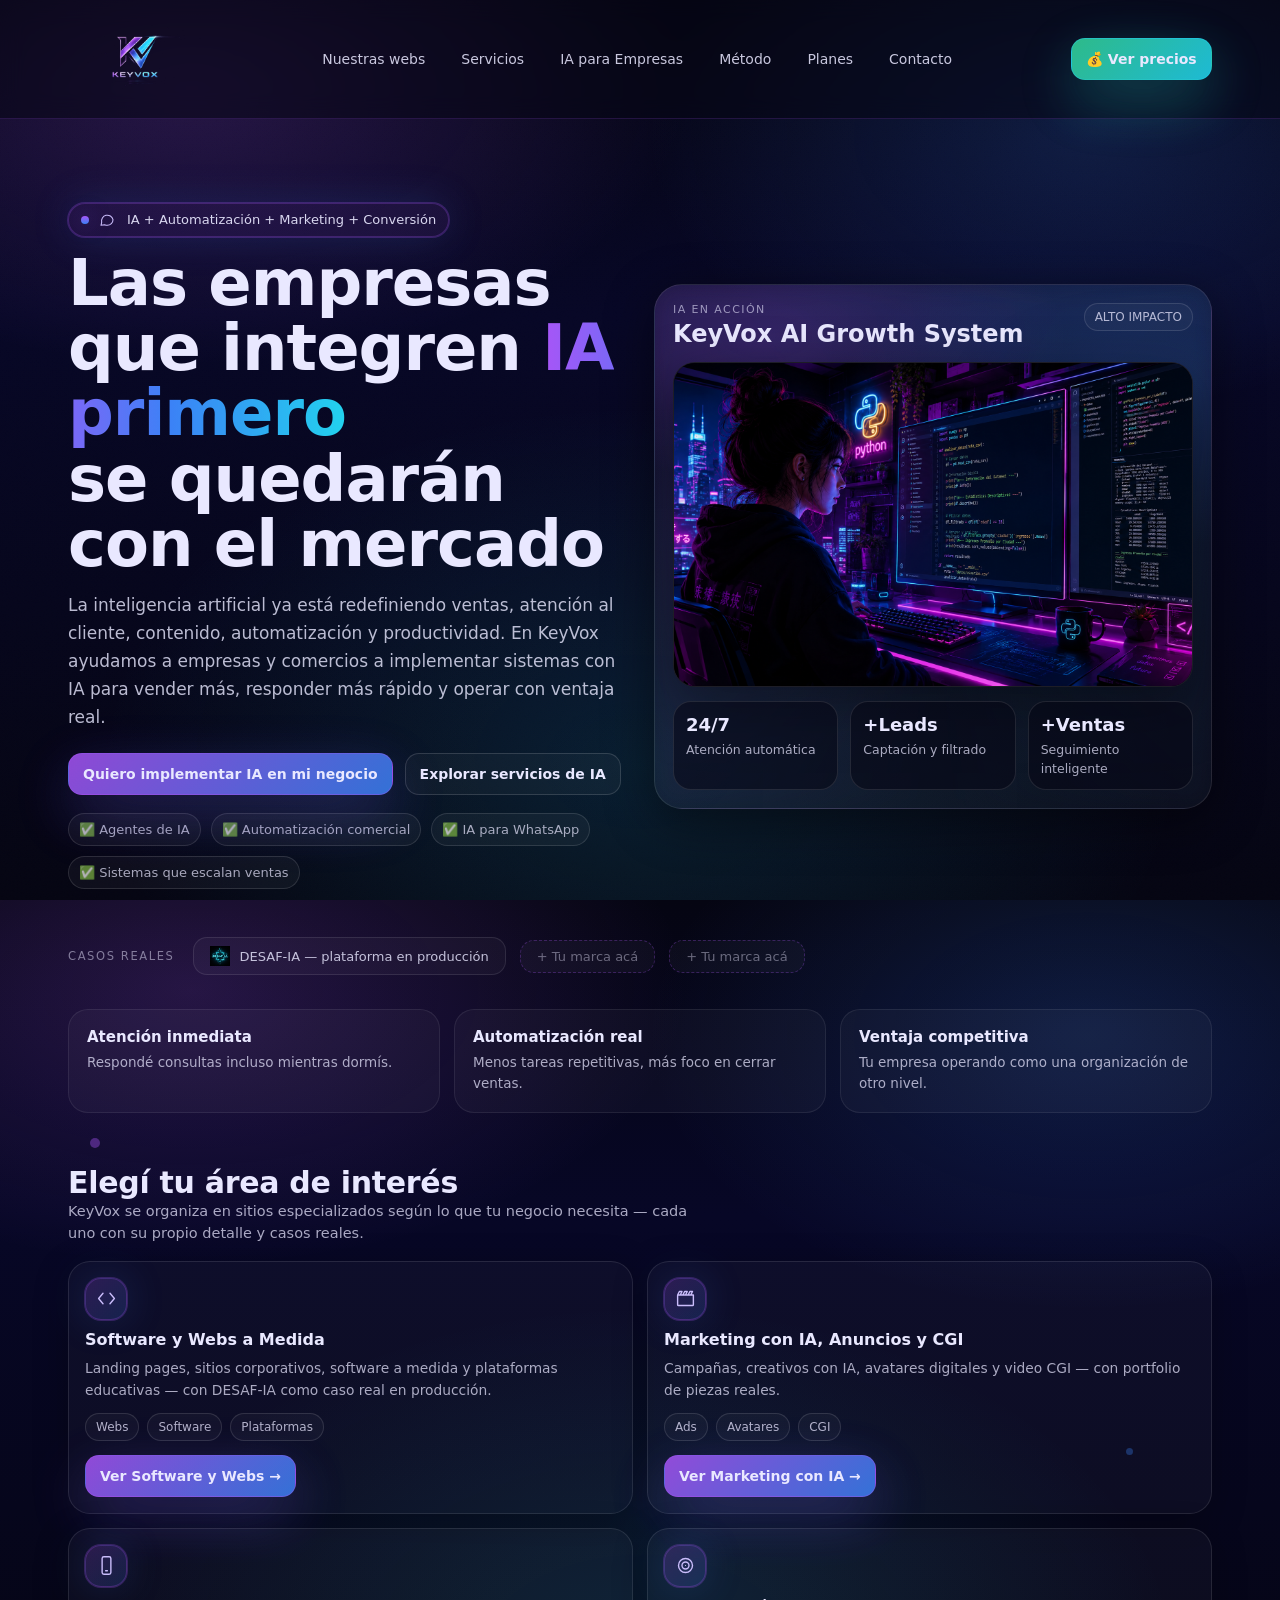
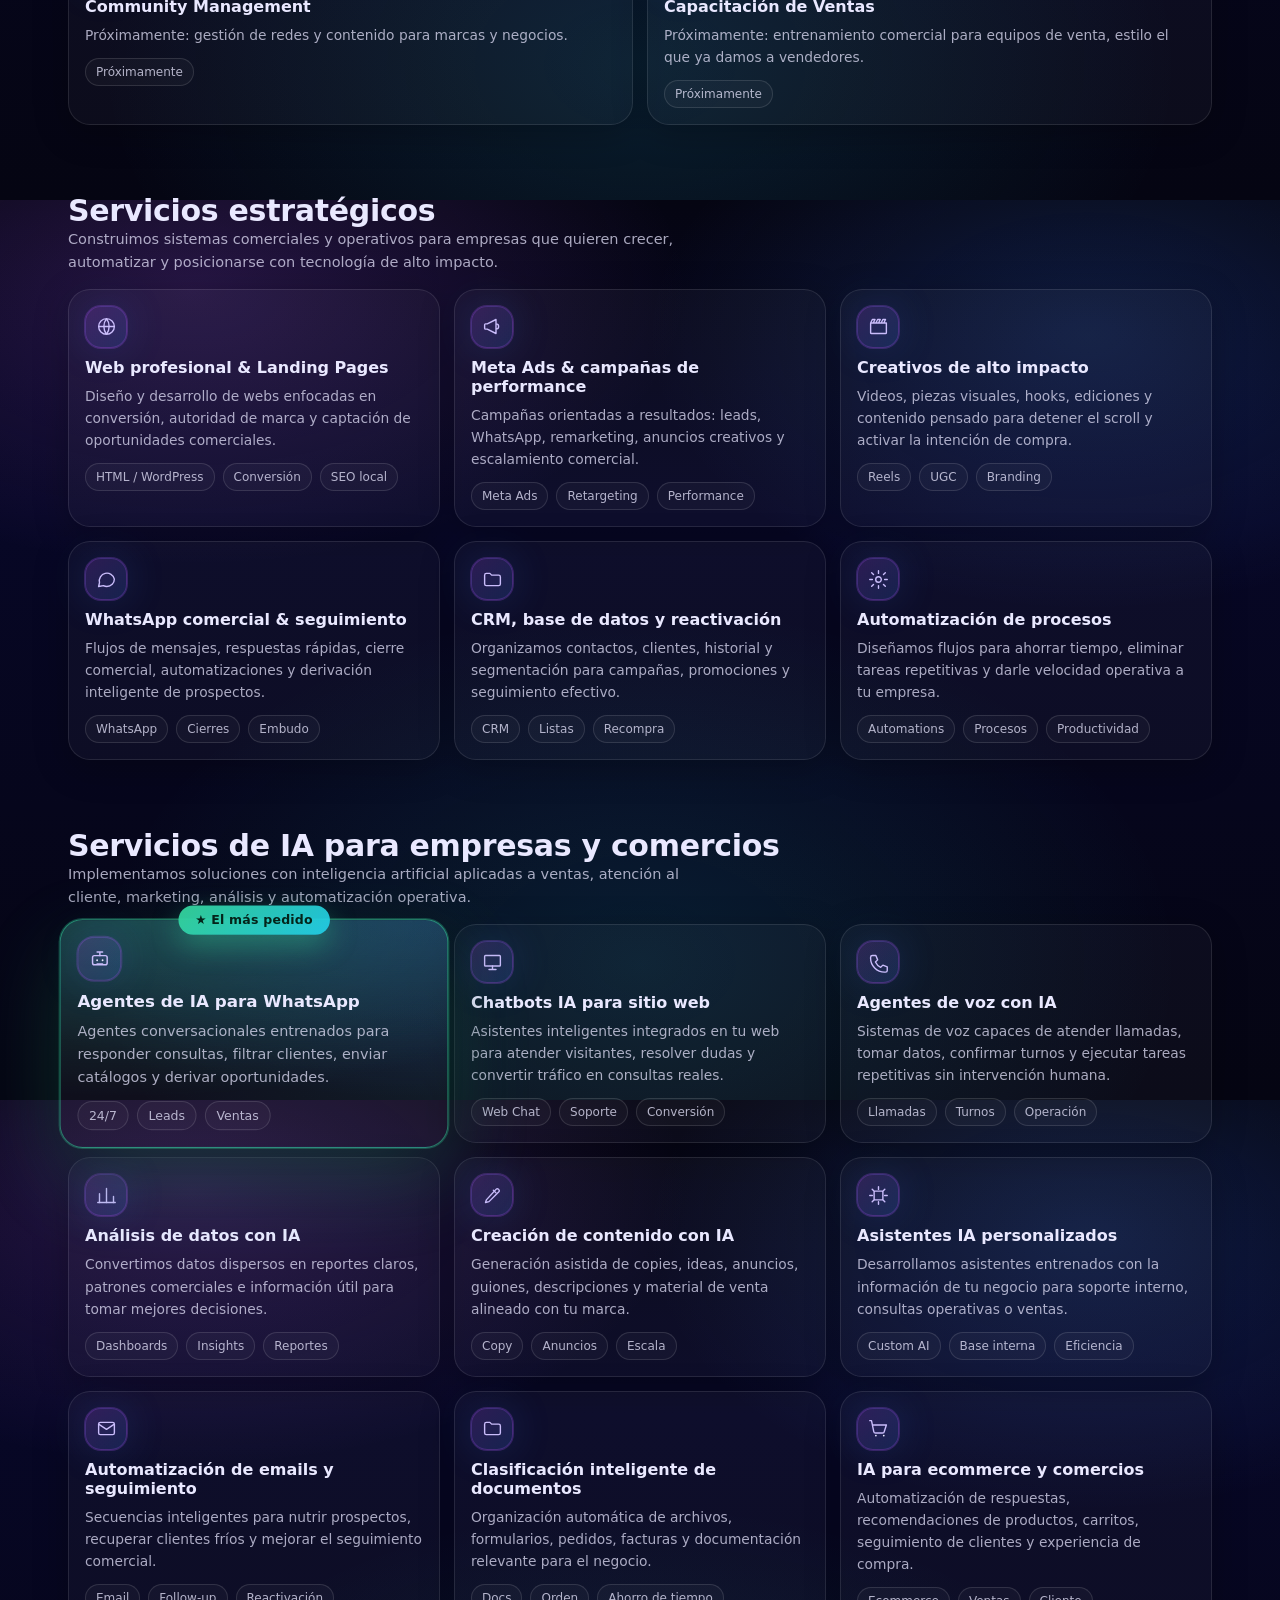
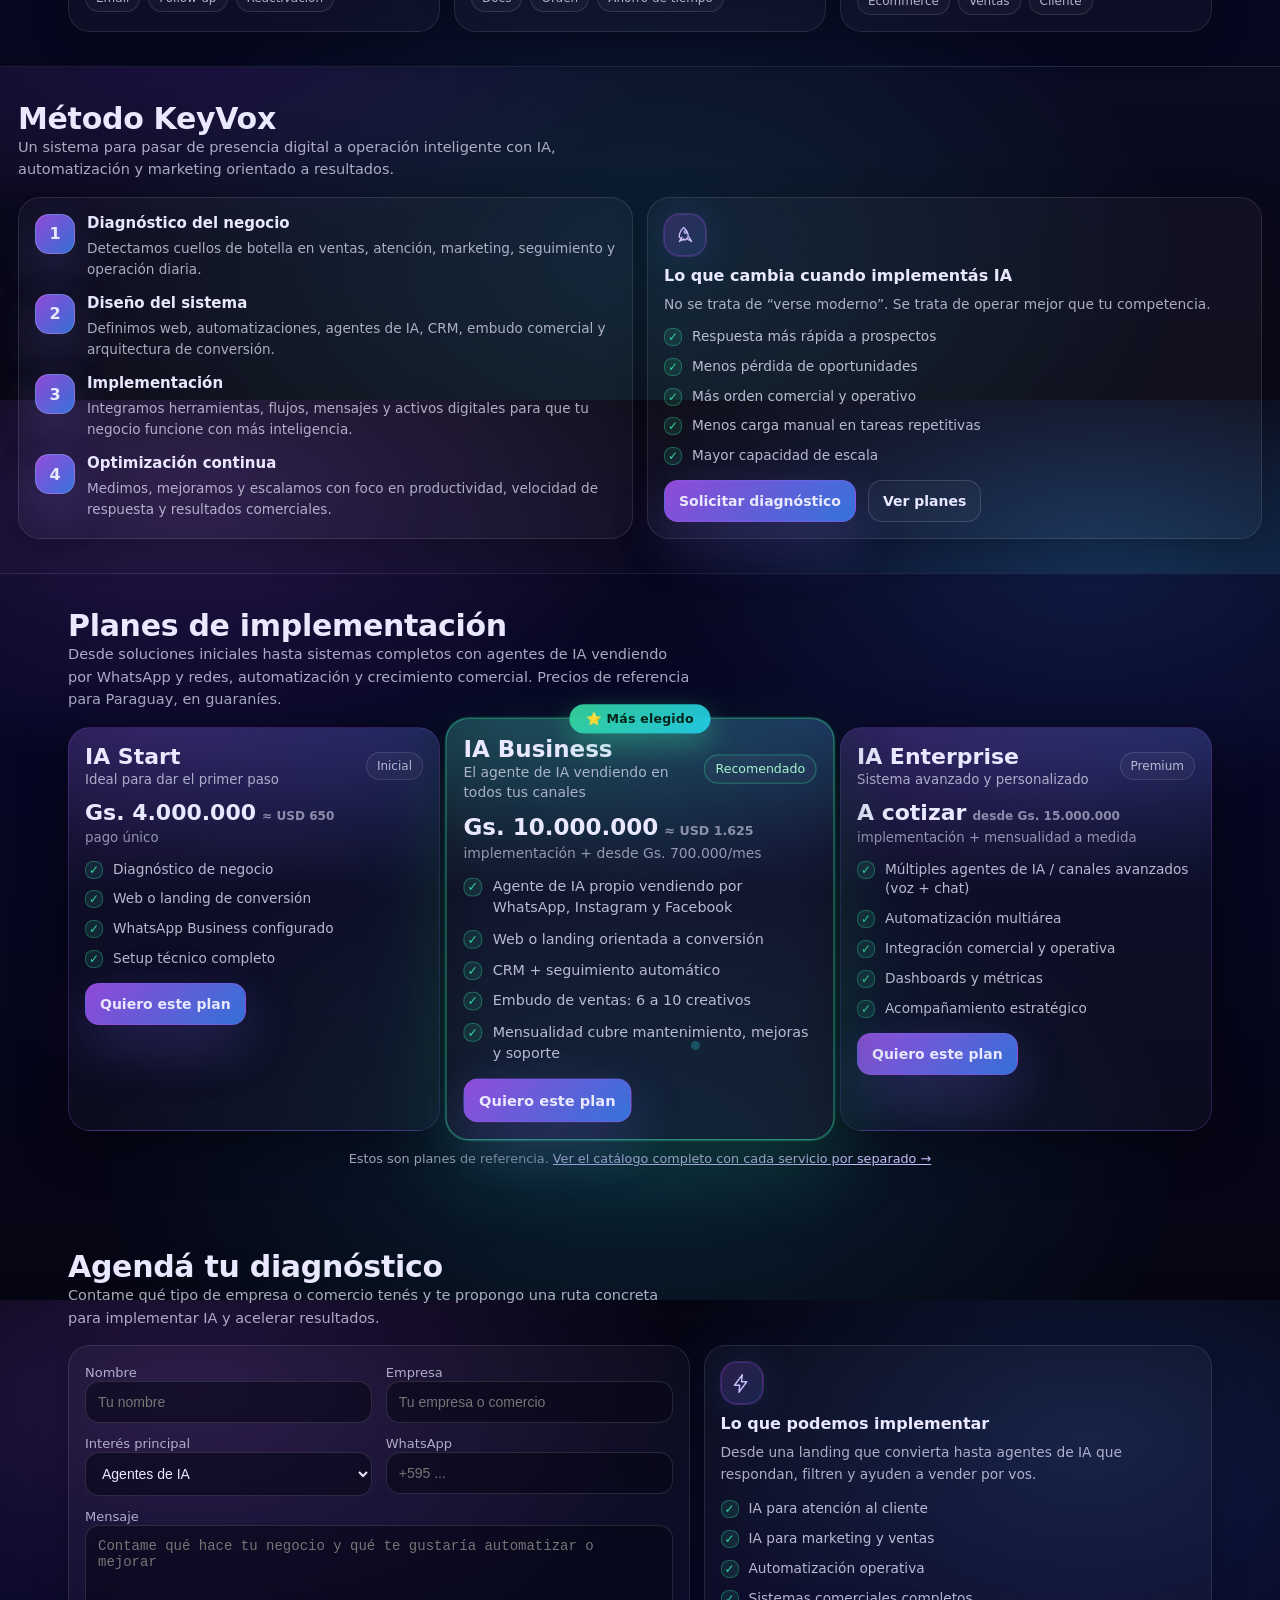
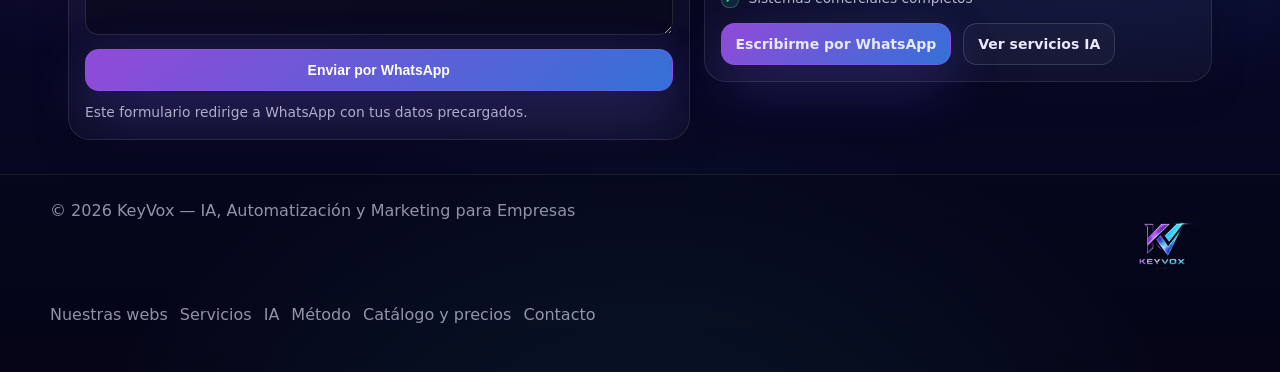
<file: index.html>
<!doctype html>
<html lang="es">
<head>
  <meta charset="utf-8" />
  <meta name="viewport" content="width=device-width,initial-scale=1" />
  <meta name="color-scheme" content="dark">
  <meta name="description" content="KeyVox - IA, automatización, marketing digital y sistemas de crecimiento para empresas y comercios." />

  <link rel="icon" type="image/png" href="keyvoxlogo.png">
  <link rel="icon" type="image/png" sizes="32x32" href="keyvoxlogo.png">
  <link rel="icon" type="image/png" sizes="16x16" href="keyvoxlogo.png">
  <link rel="apple-touch-icon" sizes="180x180" href="keyvoxlogo.png">

  <title>KeyVox | IA, Automatización y Marketing para Empresas</title>
  <link rel="stylesheet" href="styles.css">
</head>
<body>

  <div class="wrap">
    <div class="float f1"></div>
    <div class="float f2"></div>
    <div class="float f3"></div>

    <!-- NAV -->
    <nav class="nav" aria-label="Navegación principal">
      <div class="nav-inner">
        <div class="brand">
          <a href="#top" style="display:flex;align-items:center;gap:10px;">
            <img src="keyvoxlogo.png" alt="KeyVox logo" class="logo-anim" style="height:90px;width:auto;">
          </a>
        </div>

        <div class="nav-links">
          <a href="#verticales">Nuestras webs</a>
          <a href="#servicios">Servicios</a>
          <a href="#ia">IA para Empresas</a>
          <a href="#metodo">Método</a>
          <a href="#planes">Planes</a>
          <a href="#contacto">Contacto</a>
        </div>

        <div class="nav-cta">
          <a class="btn btn-accent" href="catalogo.html">💰 Ver precios</a>
        </div>
      </div>
    </nav>

    <!-- HERO -->
    <header class="hero hero-impact" id="top">
      <div class="hero-copy">
        <div class="badge">
          <span class="dot"></span>
          <span class="badge-morph" id="heroMorph" aria-hidden="true"></span>
          IA + Automatización + Marketing + Conversión
        </div>

        <h1>
          Las empresas que integren
          <span class="grad">IA primero</span>
          <br>
          se quedarán con el mercado
        </h1>

        <p class="lead hero-lead-strong">
          La inteligencia artificial ya está redefiniendo ventas, atención al cliente, contenido, automatización
          y productividad. En KeyVox ayudamos a empresas y comercios a implementar sistemas con IA para vender más,
          responder más rápido y operar con ventaja real.
        </p>

        <div class="hero-actions">
          <a class="btn btn-primary logo-anim" href="#contacto">Quiero implementar IA en mi negocio</a>
          <a class="btn btn-ghost" href="#ia">Explorar servicios de IA</a>
        </div>

        <div class="hero-meta">
          <span class="pill">✅ Agentes de IA</span>
          <span class="pill">✅ Automatización comercial</span>
          <span class="pill">✅ IA para WhatsApp</span>
          <span class="pill">✅ Sistemas que escalan ventas</span>
        </div>
      </div>

      <div class="hero-media">
        <div class="hero-video-card">
          <div class="hero-video-top">
            <div>
              <div class="eyebrow">IA EN ACCIÓN</div>
              <div class="video-title">KeyVox AI Growth System</div>
            </div>
            <span class="tag tag-live">ALTO IMPACTO</span>
          </div>

          <div class="hero-video-frame">
            <img src="vibecoding2.png"
                 alt="Desarrolladora trabajando con IA y Python en un entorno de programación"
                 width="1700" height="950" decoding="async">
          </div>

          <div class="hero-video-bottom">
            <div class="mini-stat">
              <b>24/7</b>
              <span>Atención automática</span>
            </div>
            <div class="mini-stat">
              <b>+Leads</b>
              <span>Captación y filtrado</span>
            </div>
            <div class="mini-stat">
              <b>+Ventas</b>
              <span>Seguimiento inteligente</span>
            </div>
          </div>
        </div>
      </div>
    </header>

    <!-- CASOS REALES -->
    <div class="trust-bar reveal">
      <span class="trust-label">Casos reales</span>
      <a class="trust-logo" href="https://desaf-ia.com" target="_blank" rel="noopener">
        <img src="img/caso-desafia-logo.png" alt="DESAF-IA"> DESAF-IA — plataforma en producción
      </a>
      <span class="trust-logo placeholder">+ Tu marca acá</span>
      <span class="trust-logo placeholder">+ Tu marca acá</span>
    </div>

    <!-- BLOQUE DE IMPACTO -->
    <section class="impact-band">
      <div class="impact-band-inner">
        <div class="impact-item">
          <strong>Atención inmediata</strong>
          <span>Respondé consultas incluso mientras dormís.</span>
        </div>
        <div class="impact-item">
          <strong>Automatización real</strong>
          <span>Menos tareas repetitivas, más foco en cerrar ventas.</span>
        </div>
        <div class="impact-item">
          <strong>Ventaja competitiva</strong>
          <span>Tu empresa operando como una organización de otro nivel.</span>
        </div>
      </div>
    </section>

    <!-- VERTICALES / ECOSISTEMA DE PÁGINAS -->
    <section id="verticales">
      <div class="section-title">
        <div>
          <h2>Elegí tu área de interés</h2>
          <p>KeyVox se organiza en sitios especializados según lo que tu negocio necesita — cada uno con su propio detalle y casos reales.</p>
        </div>
      </div>

      <div class="grid grid-2">
        <article class="card">
          <div class="icon" data-morph="code"><svg viewBox="0 0 24 24" fill="none" stroke="currentColor" stroke-width="1.6" stroke-linecap="round" stroke-linejoin="round"><polyline points="8 6 3 12 8 18"/><polyline points="16 6 21 12 16 18"/></svg></div>
          <h3>Software y Webs a Medida</h3>
          <p>Landing pages, sitios corporativos, software a medida y plataformas educativas — con DESAF-IA como caso real en producción.</p>
          <div class="tagrow">
            <span class="tag">Webs</span>
            <span class="tag">Software</span>
            <span class="tag">Plataformas</span>
          </div>
          <div class="hero-actions" style="margin-top:14px;">
            <a class="btn btn-primary" href="software/index.html">Ver Software y Webs →</a>
          </div>
        </article>

        <article class="card">
          <div class="icon" data-morph="clapper"><svg viewBox="0 0 24 24" fill="none" stroke="currentColor" stroke-width="1.6" stroke-linecap="round" stroke-linejoin="round"><path d="M3 8h18v11a1 1 0 0 1-1 1H4a1 1 0 0 1-1-1z"/><path d="M3 8l2-4h3l-2 4"/><path d="M9 8l2-4h3l-2 4"/><path d="M15 8l2-4h3l-2 4"/></svg></div>
          <h3>Marketing con IA, Anuncios y CGI</h3>
          <p>Campañas, creativos con IA, avatares digitales y video CGI — con portfolio de piezas reales.</p>
          <div class="tagrow">
            <span class="tag">Ads</span>
            <span class="tag">Avatares</span>
            <span class="tag">CGI</span>
          </div>
          <div class="hero-actions" style="margin-top:14px;">
            <a class="btn btn-primary" href="marketing/index.html">Ver Marketing con IA →</a>
          </div>
        </article>

        <article class="card">
          <!-- 🖼 ESPACIO RESERVADO: próxima vertical (community management, capacitación de ventas, branding/PLF, etc.) -->
          <div class="icon"><svg viewBox="0 0 24 24" fill="none" stroke="currentColor" stroke-width="1.6" stroke-linecap="round" stroke-linejoin="round"><rect x="7" y="2" width="10" height="20" rx="2"/><path d="M11 18h2"/></svg></div>
          <h3>Community Management</h3>
          <p>Próximamente: gestión de redes y contenido para marcas y negocios.</p>
          <div class="tagrow">
            <span class="tag">Próximamente</span>
          </div>
        </article>

        <article class="card">
          <div class="icon"><svg viewBox="0 0 24 24" fill="none" stroke="currentColor" stroke-width="1.6" stroke-linecap="round" stroke-linejoin="round"><circle cx="12" cy="12" r="8"/><circle cx="12" cy="12" r="4"/><circle cx="12" cy="12" r="0.6" fill="currentColor" stroke="none"/></svg></div>
          <h3>Capacitación de Ventas</h3>
          <p>Próximamente: entrenamiento comercial para equipos de venta, estilo el que ya damos a vendedores.</p>
          <div class="tagrow">
            <span class="tag">Próximamente</span>
          </div>
        </article>
      </div>
    </section>

    <!-- SERVICIOS GENERALES -->
    <section id="servicios">
      <div class="section-title">
        <div>
          <h2>Servicios estratégicos</h2>
          <p>Construimos sistemas comerciales y operativos para empresas que quieren crecer, automatizar y posicionarse con tecnología de alto impacto.</p>
        </div>
      </div>

      <div class="grid grid-3">
        <article class="card">
          <div class="icon" data-morph="globe"><svg viewBox="0 0 24 24" fill="none" stroke="currentColor" stroke-width="1.6" stroke-linecap="round" stroke-linejoin="round"><circle cx="12" cy="12" r="9"/><path d="M3 12h18"/><path d="M12 3a15 15 0 0 1 0 18"/><path d="M12 3a15 15 0 0 0 0 18"/></svg></div>
          <h3>Web profesional & Landing Pages</h3>
          <p>Diseño y desarrollo de webs enfocadas en conversión, autoridad de marca y captación de oportunidades comerciales.</p>
          <div class="tagrow">
            <span class="tag">HTML / WordPress</span>
            <span class="tag">Conversión</span>
            <span class="tag">SEO local</span>
          </div>
        </article>

        <article class="card">
          <div class="icon" data-morph="megaphone"><svg viewBox="0 0 24 24" fill="none" stroke="currentColor" stroke-width="1.6" stroke-linecap="round" stroke-linejoin="round"><path d="M3 10v4a1 1 0 0 0 1 1h2l10 5V4L6 9H4a1 1 0 0 0-1 1z"/><path d="M16 9a3 3 0 0 1 0 6"/></svg></div>
          <h3>Meta Ads & campañas de performance</h3>
          <p>Campañas orientadas a resultados: leads, WhatsApp, remarketing, anuncios creativos y escalamiento comercial.</p>
          <div class="tagrow">
            <span class="tag">Meta Ads</span>
            <span class="tag">Retargeting</span>
            <span class="tag">Performance</span>
          </div>
        </article>

        <article class="card">
          <div class="icon" data-morph="clapper2"><svg viewBox="0 0 24 24" fill="none" stroke="currentColor" stroke-width="1.6" stroke-linecap="round" stroke-linejoin="round"><path d="M3 8h18v11a1 1 0 0 1-1 1H4a1 1 0 0 1-1-1z"/><path d="M3 8l2-4h3l-2 4"/><path d="M9 8l2-4h3l-2 4"/><path d="M15 8l2-4h3l-2 4"/></svg></div>
          <h3>Creativos de alto impacto</h3>
          <p>Videos, piezas visuales, hooks, ediciones y contenido pensado para detener el scroll y activar la intención de compra.</p>
          <div class="tagrow">
            <span class="tag">Reels</span>
            <span class="tag">UGC</span>
            <span class="tag">Branding</span>
          </div>
        </article>

        <article class="card">
          <div class="icon" data-morph="bubble"><svg viewBox="0 0 24 24" fill="none" stroke="currentColor" stroke-width="1.6" stroke-linecap="round" stroke-linejoin="round"><path d="M21 11.5a8.5 8.5 0 0 1-8.5 8.5 8.4 8.4 0 0 1-4-1L3 20l1-4.5A8.5 8.5 0 1 1 21 11.5z"/></svg></div>
          <h3>WhatsApp comercial & seguimiento</h3>
          <p>Flujos de mensajes, respuestas rápidas, cierre comercial, automatizaciones y derivación inteligente de prospectos.</p>
          <div class="tagrow">
            <span class="tag">WhatsApp</span>
            <span class="tag">Cierres</span>
            <span class="tag">Embudo</span>
          </div>
        </article>

        <article class="card">
          <div class="icon" data-morph="folder"><svg viewBox="0 0 24 24" fill="none" stroke="currentColor" stroke-width="1.6" stroke-linecap="round" stroke-linejoin="round"><path d="M3 7a2 2 0 0 1 2-2h4l2 2h8a2 2 0 0 1 2 2v8a2 2 0 0 1-2 2H5a2 2 0 0 1-2-2z"/></svg></div>
          <h3>CRM, base de datos y reactivación</h3>
          <p>Organizamos contactos, clientes, historial y segmentación para campañas, promociones y seguimiento efectivo.</p>
          <div class="tagrow">
            <span class="tag">CRM</span>
            <span class="tag">Listas</span>
            <span class="tag">Recompra</span>
          </div>
        </article>

        <article class="card">
          <div class="icon" data-morph="gear"><svg viewBox="0 0 24 24" fill="none" stroke="currentColor" stroke-width="1.6" stroke-linecap="round" stroke-linejoin="round"><circle cx="12" cy="12" r="3.2"/><path d="M12 2v3M12 19v3M4.2 4.2l2.1 2.1M17.7 17.7l2.1 2.1M2 12h3M19 12h3M4.2 19.8l2.1-2.1M17.7 6.3l2.1-2.1"/></svg></div>
          <h3>Automatización de procesos</h3>
          <p>Diseñamos flujos para ahorrar tiempo, eliminar tareas repetitivas y darle velocidad operativa a tu empresa.</p>
          <div class="tagrow">
            <span class="tag">Automations</span>
            <span class="tag">Procesos</span>
            <span class="tag">Productividad</span>
          </div>
        </article>
      </div>
    </section>

    <!-- IA PARA EMPRESAS -->
    <section id="ia">
      <div class="section-title">
        <div>
          <h2>Servicios de IA para empresas y comercios</h2>
          <p>Implementamos soluciones con inteligencia artificial aplicadas a ventas, atención al cliente, marketing, análisis y automatización operativa.</p>
        </div>
      </div>

      <div class="grid grid-3">
        <article class="card reco">
          <div class="price-ribbon">★ El más pedido</div>
          <div class="icon"><svg viewBox="0 0 24 24" fill="none" stroke="currentColor" stroke-width="1.6" stroke-linecap="round" stroke-linejoin="round"><rect x="4" y="8" width="16" height="10" rx="2"/><path d="M12 8V4M9 4h6"/><circle cx="9" cy="13" r="1" fill="currentColor" stroke="none"/><circle cx="15" cy="13" r="1" fill="currentColor" stroke="none"/><path d="M9 17h6"/></svg></div>
          <h3>Agentes de IA para WhatsApp</h3>
          <p>Agentes conversacionales entrenados para responder consultas, filtrar clientes, enviar catálogos y derivar oportunidades.</p>
          <div class="tagrow">
            <span class="tag">24/7</span>
            <span class="tag">Leads</span>
            <span class="tag">Ventas</span>
          </div>
        </article>

        <article class="card">
          <div class="icon"><svg viewBox="0 0 24 24" fill="none" stroke="currentColor" stroke-width="1.6" stroke-linecap="round" stroke-linejoin="round"><rect x="3" y="4" width="18" height="12" rx="1"/><path d="M8 20h8M12 16v4"/></svg></div>
          <h3>Chatbots IA para sitio web</h3>
          <p>Asistentes inteligentes integrados en tu web para atender visitantes, resolver dudas y convertir tráfico en consultas reales.</p>
          <div class="tagrow">
            <span class="tag">Web Chat</span>
            <span class="tag">Soporte</span>
            <span class="tag">Conversión</span>
          </div>
        </article>

        <article class="card">
          <div class="icon"><svg viewBox="0 0 24 24" fill="none" stroke="currentColor" stroke-width="1.6" stroke-linecap="round" stroke-linejoin="round"><path d="M5 4h4l2 5-2.5 2.5a12 12 0 0 0 6 6L17 15l5 2v4a2 2 0 0 1-2 2A16 16 0 0 1 3 6a2 2 0 0 1 2-2z"/></svg></div>
          <h3>Agentes de voz con IA</h3>
          <p>Sistemas de voz capaces de atender llamadas, tomar datos, confirmar turnos y ejecutar tareas repetitivas sin intervención humana.</p>
          <div class="tagrow">
            <span class="tag">Llamadas</span>
            <span class="tag">Turnos</span>
            <span class="tag">Operación</span>
          </div>
        </article>

        <article class="card">
          <div class="icon"><svg viewBox="0 0 24 24" fill="none" stroke="currentColor" stroke-width="1.6" stroke-linecap="round" stroke-linejoin="round"><path d="M4 20V10M12 20V4M20 20v-7"/><path d="M2 20h20"/></svg></div>
          <h3>Análisis de datos con IA</h3>
          <p>Convertimos datos dispersos en reportes claros, patrones comerciales e información útil para tomar mejores decisiones.</p>
          <div class="tagrow">
            <span class="tag">Dashboards</span>
            <span class="tag">Insights</span>
            <span class="tag">Reportes</span>
          </div>
        </article>

        <article class="card">
          <div class="icon"><svg viewBox="0 0 24 24" fill="none" stroke="currentColor" stroke-width="1.6" stroke-linecap="round" stroke-linejoin="round"><path d="M4 20l4-1 11-11a2 2 0 0 0-3-3L5 17z"/><path d="M13 6l3 3"/></svg></div>
          <h3>Creación de contenido con IA</h3>
          <p>Generación asistida de copies, ideas, anuncios, guiones, descripciones y material de venta alineado con tu marca.</p>
          <div class="tagrow">
            <span class="tag">Copy</span>
            <span class="tag">Anuncios</span>
            <span class="tag">Escala</span>
          </div>
        </article>

        <article class="card">
          <div class="icon"><svg viewBox="0 0 24 24" fill="none" stroke="currentColor" stroke-width="1.6" stroke-linecap="round" stroke-linejoin="round"><rect x="7" y="7" width="10" height="10" rx="1"/><path d="M12 2v3M12 19v3M2 12h3M19 12h3M4.8 4.8l2 2M17.2 17.2l2 2M4.8 19.2l2-2M17.2 6.8l2-2"/></svg></div>
          <h3>Asistentes IA personalizados</h3>
          <p>Desarrollamos asistentes entrenados con la información de tu negocio para soporte interno, consultas operativas o ventas.</p>
          <div class="tagrow">
            <span class="tag">Custom AI</span>
            <span class="tag">Base interna</span>
            <span class="tag">Eficiencia</span>
          </div>
        </article>

        <article class="card">
          <div class="icon"><svg viewBox="0 0 24 24" fill="none" stroke="currentColor" stroke-width="1.6" stroke-linecap="round" stroke-linejoin="round"><rect x="3" y="5" width="18" height="14" rx="2"/><path d="M3 7l9 6 9-6"/></svg></div>
          <h3>Automatización de emails y seguimiento</h3>
          <p>Secuencias inteligentes para nutrir prospectos, recuperar clientes fríos y mejorar el seguimiento comercial.</p>
          <div class="tagrow">
            <span class="tag">Email</span>
            <span class="tag">Follow-up</span>
            <span class="tag">Reactivación</span>
          </div>
        </article>

        <article class="card">
          <div class="icon"><svg viewBox="0 0 24 24" fill="none" stroke="currentColor" stroke-width="1.6" stroke-linecap="round" stroke-linejoin="round"><path d="M3 7a2 2 0 0 1 2-2h4l2 2h8a2 2 0 0 1 2 2v8a2 2 0 0 1-2 2H5a2 2 0 0 1-2-2z"/></svg></div>
          <h3>Clasificación inteligente de documentos</h3>
          <p>Organización automática de archivos, formularios, pedidos, facturas y documentación relevante para el negocio.</p>
          <div class="tagrow">
            <span class="tag">Docs</span>
            <span class="tag">Orden</span>
            <span class="tag">Ahorro de tiempo</span>
          </div>
        </article>

        <article class="card">
          <div class="icon"><svg viewBox="0 0 24 24" fill="none" stroke="currentColor" stroke-width="1.6" stroke-linecap="round" stroke-linejoin="round"><circle cx="9" cy="20" r="1" fill="currentColor" stroke="none"/><circle cx="18" cy="20" r="1" fill="currentColor" stroke="none"/><path d="M2 3h2l2.6 12.6a2 2 0 0 0 2 1.6h8a2 2 0 0 0 2-1.7L21 8H6"/></svg></div>
          <h3>IA para ecommerce y comercios</h3>
          <p>Automatización de respuestas, recomendaciones de productos, carritos, seguimiento de clientes y experiencia de compra.</p>
          <div class="tagrow">
            <span class="tag">Ecommerce</span>
            <span class="tag">Ventas</span>
            <span class="tag">Cliente</span>
          </div>
        </article>
      </div>
    </section>

    <!-- METODO -->
    <section id="metodo" class="band">
      <div class="section-title">
        <div>
          <h2>Método KeyVox</h2>
          <p>Un sistema para pasar de presencia digital a operación inteligente con IA, automatización y marketing orientado a resultados.</p>
        </div>
      </div>

      <div class="grid grid-2">
        <div class="card steps">
          <div class="step">
            <h4>Diagnóstico del negocio</h4>
            <p>Detectamos cuellos de botella en ventas, atención, marketing, seguimiento y operación diaria.</p>
          </div>

          <div class="step" style="margin-top:14px;">
            <h4>Diseño del sistema</h4>
            <p>Definimos web, automatizaciones, agentes de IA, CRM, embudo comercial y arquitectura de conversión.</p>
          </div>

          <div class="step" style="margin-top:14px;">
            <h4>Implementación</h4>
            <p>Integramos herramientas, flujos, mensajes y activos digitales para que tu negocio funcione con más inteligencia.</p>
          </div>

          <div class="step" style="margin-top:14px;">
            <h4>Optimización continua</h4>
            <p>Medimos, mejoramos y escalamos con foco en productividad, velocidad de respuesta y resultados comerciales.</p>
          </div>
        </div>

        <div class="card">
          <div class="icon"><svg viewBox="0 0 24 24" fill="none" stroke="currentColor" stroke-width="1.6" stroke-linecap="round" stroke-linejoin="round"><path d="M5 15s-1-6 5-11c6 5 5 11 5 11l-3 3H8z"/><circle cx="12" cy="9" r="1.4"/><path d="M8 15l-3 5 5-3M16 15l3 5-5-3"/></svg></div>
          <h3>Lo que cambia cuando implementás IA</h3>
          <p>No se trata de “verse moderno”. Se trata de operar mejor que tu competencia.</p>
          <ul class="list">
            <li><span class="check">✓</span> Respuesta más rápida a prospectos</li>
            <li><span class="check">✓</span> Menos pérdida de oportunidades</li>
            <li><span class="check">✓</span> Más orden comercial y operativo</li>
            <li><span class="check">✓</span> Menos carga manual en tareas repetitivas</li>
            <li><span class="check">✓</span> Mayor capacidad de escala</li>
          </ul>

          <div class="hero-actions" style="margin-top:14px;">
            <a class="btn btn-primary" href="#contacto">Solicitar diagnóstico</a>
            <a class="btn btn-ghost" href="#planes">Ver planes</a>
          </div>
        </div>
      </div>
    </section>

    <!-- PLANES -->
    <section id="planes">
      <div class="section-title">
        <div>
          <h2>Planes de implementación</h2>
          <p>Desde soluciones iniciales hasta sistemas completos con agentes de IA vendiendo por WhatsApp y redes, automatización y crecimiento comercial. Precios de referencia para Paraguay, en guaraníes.</p>
        </div>
      </div>

      <div class="grid grid-3">
        <div class="card price">
          <div class="top">
            <div>
              <b>IA Start</b><br>
              <small>Ideal para dar el primer paso</small>
            </div>
            <span class="tag">Inicial</span>
          </div>

          <div style="margin:12px 0 2px; font-size:22px; font-weight:800;">Gs. 4.000.000<span style="font-size:.55em;color:rgba(233,232,255,.55);font-weight:700;margin-left:6px;">≈ USD 650</span></div>
          <small style="color:rgba(233,232,255,.6);">pago único</small>

          <ul class="list" style="margin-top:14px;">
            <li><span class="check">✓</span> Diagnóstico de negocio</li>
            <li><span class="check">✓</span> Web o landing de conversión</li>
            <li><span class="check">✓</span> WhatsApp Business configurado</li>
            <li><span class="check">✓</span> Setup técnico completo</li>
          </ul>

          <div class="hero-actions" style="margin-top:14px;">
            <a class="btn btn-primary" href="#contacto" onclick="prefillPlan('IA Start')">Quiero este plan</a>
          </div>
        </div>

        <div class="card price reco">
          <div class="price-ribbon">⭐ Más elegido</div>
          <div class="top">
            <div>
              <b>IA Business</b><br>
              <small>El agente de IA vendiendo en todos tus canales</small>
            </div>
            <span class="tag" style="border-color:rgba(52,211,153,.4);color:#a7f3d0;">Recomendado</span>
          </div>

          <div style="margin:12px 0 2px; font-size:22px; font-weight:800;">Gs. 10.000.000<span style="font-size:.55em;color:rgba(233,232,255,.55);font-weight:700;margin-left:6px;">≈ USD 1.625</span></div>
          <small style="color:rgba(233,232,255,.6);">implementación + desde Gs. 700.000/mes</small>

          <ul class="list" style="margin-top:14px;">
            <li><span class="check">✓</span> Agente de IA propio vendiendo por WhatsApp, Instagram y Facebook</li>
            <li><span class="check">✓</span> Web o landing orientada a conversión</li>
            <li><span class="check">✓</span> CRM + seguimiento automático</li>
            <li><span class="check">✓</span> Embudo de ventas: 6 a 10 creativos</li>
            <li><span class="check">✓</span> Mensualidad cubre mantenimiento, mejoras y soporte</li>
          </ul>

          <div class="hero-actions" style="margin-top:14px;">
            <a class="btn btn-primary" href="#contacto" onclick="prefillPlan('IA Business')">Quiero este plan</a>
          </div>
        </div>

        <div class="card price">
          <div class="top">
            <div>
              <b>IA Enterprise</b><br>
              <small>Sistema avanzado y personalizado</small>
            </div>
            <span class="tag">Premium</span>
          </div>

          <div style="margin:12px 0 2px; font-size:22px; font-weight:800;">A cotizar<span style="font-size:.55em;color:rgba(233,232,255,.55);font-weight:700;margin-left:6px;">desde Gs. 15.000.000</span></div>
          <small style="color:rgba(233,232,255,.6);">implementación + mensualidad a medida</small>

          <ul class="list" style="margin-top:14px;">
            <li><span class="check">✓</span> Múltiples agentes de IA / canales avanzados (voz + chat)</li>
            <li><span class="check">✓</span> Automatización multiárea</li>
            <li><span class="check">✓</span> Integración comercial y operativa</li>
            <li><span class="check">✓</span> Dashboards y métricas</li>
            <li><span class="check">✓</span> Acompañamiento estratégico</li>
          </ul>

          <div class="hero-actions" style="margin-top:14px;">
            <a class="btn btn-primary" href="#contacto" onclick="prefillPlan('IA Enterprise')">Quiero este plan</a>
          </div>
        </div>
      </div>

      <p class="note" style="margin-top:18px; text-align:center;">
        Estos son planes de referencia. <a href="catalogo.html" style="color:#cabdfb; text-decoration:underline;">Ver el catálogo completo con cada servicio por separado →</a>
      </p>
    </section>

    <!-- CONTACTO -->
    <section id="contacto">
      <div class="section-title">
        <div>
          <h2>Agendá tu diagnóstico</h2>
          <p>Contame qué tipo de empresa o comercio tenés y te propongo una ruta concreta para implementar IA y acelerar resultados.</p>
        </div>
      </div>

      <div class="contact">
        <div class="card">
          <form class="form" id="leadForm">
            <div class="grid grid-2">
              <div>
                <label for="nombre" class="form-label">Nombre</label>
                <input id="nombre" name="nombre" placeholder="Tu nombre" required>
              </div>
              <div>
                <label for="empresa" class="form-label">Empresa</label>
                <input id="empresa" name="empresa" placeholder="Tu empresa o comercio">
              </div>
            </div>

            <div class="grid grid-2">
              <div>
                <label for="servicio" class="form-label">Interés principal</label>
                <select id="servicio" name="servicio">
                  <option value="Agentes de IA">Agentes de IA</option>
                  <option value="Automatización">Automatización</option>
                  <option value="Web profesional">Web profesional</option>
                  <option value="Marketing con IA">Marketing con IA</option>
                  <option value="Plan IA Business">Plan IA Business</option>
                  <option value="Plan IA Enterprise">Plan IA Enterprise</option>
                </select>
              </div>
              <div>
                <label for="telefono" class="form-label">WhatsApp</label>
                <input id="telefono" name="telefono" placeholder="+595 ...">
              </div>
            </div>

            <div>
              <label for="mensaje" class="form-label">Mensaje</label>
              <textarea id="mensaje" name="mensaje" placeholder="Contame qué hace tu negocio y qué te gustaría automatizar o mejorar"></textarea>
            </div>

            <button class="btn btn-primary" type="submit">Enviar por WhatsApp</button>

            <p class="note">
              Este formulario redirige a WhatsApp con tus datos precargados.
            </p>
          </form>
        </div>

        <div class="card">
          <div class="icon"><svg viewBox="0 0 24 24" fill="none" stroke="currentColor" stroke-width="1.6" stroke-linecap="round" stroke-linejoin="round"><path d="M13 2 4 14h6l-1 8 9-12h-6z"/></svg></div>
          <h3>Lo que podemos implementar</h3>
          <p>Desde una landing que convierta hasta agentes de IA que respondan, filtren y ayuden a vender por vos.</p>

          <ul class="list" style="margin-top:14px;">
            <li><span class="check">✓</span> IA para atención al cliente</li>
            <li><span class="check">✓</span> IA para marketing y ventas</li>
            <li><span class="check">✓</span> Automatización operativa</li>
            <li><span class="check">✓</span> Sistemas comerciales completos</li>
          </ul>

          <div class="hero-actions" style="margin-top:14px;">
            <a class="btn btn-primary" id="waLink" href="https://wa.me/595971853291" target="_blank" rel="noopener">
              Escribirme por WhatsApp
            </a>
            <a class="btn btn-ghost" href="#ia">Ver servicios IA</a>
          </div>
        </div>
      </div>
    </section>

    <footer>
      <div class="inner">
        <div>© <span id="year"></span> KeyVox — IA, Automatización y Marketing para Empresas</div>
        <div><img src="keyvoxlogo.png" alt="KeyVox logo" class="logo-anim" style="height:90px;width:auto;"></div>
        <div style="display:flex; gap:12px; flex-wrap:wrap;">
          <a href="#verticales">Nuestras webs</a>
          <a href="#servicios">Servicios</a>
          <a href="#ia">IA</a>
          <a href="#metodo">Método</a>
          <a href="catalogo.html">Catálogo y precios</a>
          <a href="#contacto">Contacto</a>
        </div>
      </div>
    </footer>
  </div>

  <script>
    const WHATSAPP_NUMBER = "595971853291";

    function buildWhatsAppLink(message) {
      const base = "https://wa.me/" + WHATSAPP_NUMBER;
      const text = encodeURIComponent(message || "Hola KeyVox, quiero implementar IA en mi negocio.");
      return base + "?text=" + text;
    }

    function prefillPlan(planName) {
      const sel = document.getElementById("servicio");
      const msg = document.getElementById("mensaje");

      if (sel) {
        if (planName === "IA Start") sel.value = "Automatización";
        else if (planName === "IA Business") sel.value = "Plan IA Business";
        else if (planName === "IA Enterprise") sel.value = "Plan IA Enterprise";
      }

      if (msg) {
        msg.value = `Hola KeyVox, quiero avanzar con el plan ${planName}. Mi empresa necesita mejorar: `;
      }

      document.getElementById("contacto").scrollIntoView({ behavior: "smooth" });
    }

    const wa = document.getElementById("waLink");
    if (wa) {
      wa.href = buildWhatsAppLink("Hola KeyVox, quiero un diagnóstico para implementar IA en mi negocio.");
    }

    document.getElementById("year").textContent = new Date().getFullYear();

    document.getElementById("leadForm").addEventListener("submit", function (e) {
      e.preventDefault();

      const nombre = document.getElementById("nombre").value || "";
      const empresa = document.getElementById("empresa").value || "";
      const servicio = document.getElementById("servicio").value || "";
      const tel = document.getElementById("telefono").value || "";
      const mensaje = document.getElementById("mensaje").value || "";

      const full = `Hola KeyVox, soy ${nombre}${empresa ? " (" + empresa + ")" : ""}. ` +
                   `Me interesa: ${servicio}. ` +
                   `${tel ? "Mi WhatsApp es: " + tel + ". " : ""}` +
                   `Necesito ayuda con: ${mensaje}`;

      window.open(buildWhatsAppLink(full), "_blank");
    });
  </script>

  <!-- ===== Morphicons: iconos que se transforman ===== -->
  <!-- Mejora progresiva: si el CDN no carga, quedan los SVG estáticos originales. -->
  <script type="module">
    /* ===================================================================
       morphicons v1.7.0 — bundle embebido (MIT (c) Guillermo Lopez Garcia)
       https://github.com/guillermolg00/morphicons
       Va inline y no minificado-por-nosotros a proposito: asi la landing
       funciona abriendo el archivo directo (file://), sin servidor, sin
       internet y sin depender de que un CDN siga en linea.
       Para actualizar, no editar a mano: volver a bajar el bundle de
       https://esm.sh/morphicons@1.7.0/es2020/element.bundle.mjs
       y reemplazar `export{...}` por `const defineMorphIcon = ns;`
       =================================================================== */
/* esm.sh - morphicons@1.7.0/element */
var be=Object.defineProperty;var Vt=s=>{throw TypeError(s)};var ge=(s,t,o)=>t in s?be(s,t,{enumerable:!0,configurable:!0,writable:!0,value:o}):s[t]=o;var V=(s,t,o)=>ge(s,typeof t!="symbol"?t+"":t,o),Nt=(s,t,o)=>t.has(s)||Vt("Cannot "+o);var A=(s,t,o)=>(Nt(s,t,"read from private field"),o?o.call(s):t.get(s)),j=(s,t,o)=>t.has(s)?Vt("Cannot add the same private member more than once"):t instanceof WeakSet?t.add(s):t.set(s,o),O=(s,t,o,e)=>(Nt(s,t,"write to private field"),e?e.call(s,o):t.set(s,o),o),L=(s,t,o)=>(Nt(s,t,"access private method"),o);var Me="MmLlHhVvCcSsQqTtAaZz";function Gt(s){let t=[],o=s.length,e=0,n=0,i=0,r=0,l=0,h=null,a="",c=0,u=0,d="",m=!1,x=M=>{throw new Error(`morphicons: ${M} at d[${e}]`)},N=M=>M>=48&&M<=57,k=()=>{for(;e<o;){let M=s.charCodeAt(e);if(M===32||M===9||M===10||M===13||M===12||M===44)e++;else break}},I=()=>{k();let M=e;e<o&&(s[e]==="+"||s[e]==="-")&&e++;let w=!1;for(;e<o&&N(s.charCodeAt(e));)e++,w=!0;if(e<o&&s[e]===".")for(e++;e<o&&N(s.charCodeAt(e));)e++,w=!0;if(w||x("expected number"),e<o&&(s[e]==="e"||s[e]==="E")){let v=e;e++,e<o&&(s[e]==="+"||s[e]==="-")&&e++;let T=!1;for(;e<o&&N(s.charCodeAt(e));)e++,T=!0;T||(e=v)}return Number(s.slice(M,e))},g=()=>{k();let M=s[e];return M==="0"||M==="1"?(e++,M==="1"?1:0):x("expected arc flag (0|1)")},f=()=>(m||x("path must start with M/m"),h||(h={x0:n,y0:i,segs:[],closed:!1},t.push(h)),h),p=!1,y=()=>I()+(p?n:0),b=()=>I()+(p?i:0);for(;k(),!(e>=o);){let M=s[e];switch(Me.includes(M)?(a=M,e++):a===""?x("path must start with M/m"):a==="M"?a="L":a==="m"?a="l":(a==="Z"||a==="z")&&x("stray data after Z"),p=a>="a",p?a.toUpperCase():a){case"M":{m=!0;let w=y(),v=b();n=w,i=v,r=w,l=v,h={x0:w,y0:v,segs:[],closed:!1},t.push(h),d="";break}case"L":{let w=y(),v=b();f().segs.push(["L",w,v]),n=w,i=v,d="";break}case"H":{let w=y();f().segs.push(["L",w,i]),n=w,d="";break}case"V":{let w=b();f().segs.push(["L",n,w]),i=w,d="";break}case"C":case"S":{let w,v;a==="C"||a==="c"?(w=y(),v=b()):(w=d==="C"?2*n-c:n,v=d==="C"?2*i-u:i);let T=y(),C=b(),q=y(),$=b();f().segs.push(["C",w,v,T,C,q,$]),c=T,u=C,n=q,i=$,d="C";break}case"Q":case"T":{let w,v;a==="Q"||a==="q"?(w=y(),v=b()):(w=d==="Q"?2*n-c:n,v=d==="Q"?2*i-u:i);let T=y(),C=b();f().segs.push(["Q",w,v,T,C]),c=w,u=v,n=T,i=C,d="Q";break}case"A":{let w=I(),v=I(),T=I(),C=g(),q=g(),$=y(),_=b();f().segs.push(["A",w,v,T,C,q,$,_]),n=$,i=_,d="";break}case"Z":h&&(h.closed=!0,h=null),n=r,i=l,d="";break;default:x(`unsupported command "${a}"`)}}return t.filter(M=>M.segs.length>0)}function ht(s){return String(Math.round(s*100)/100)}function dt(s,t){let o="";for(let e=0;e<s.length;e++){let n=s[e],i=n.length/2;o+=`M${ht(n[0])} ${ht(n[1])}`;for(let r=1;r<i;r++)o+=`L${ht(n[2*r])} ${ht(n[2*r+1])}`;t?.[e]&&(o+="Z")}return o}function z(s){return String(Math.round(s*1e4)/1e4)}function Zt(s){let t="";for(let{pts:o,closed:e}of s){t+=`M${z(o[0])} ${z(o[1])}`;for(let n=2;n<o.length;n+=6)t+=`C${z(o[n])} ${z(o[n+1])} ${z(o[n+2])} ${z(o[n+3])} ${z(o[n+4])} ${z(o[n+5])}`;e&&(t+="Z")}return t}var pt=4/3*Math.tan(Math.PI/8),Qt=2*Math.PI;function nt(s,t){let o=[s,t],e=s,n=t,i=(c,u,d,m,x,N)=>{o.push(c,u,d,m,x,N),e=x,n=N},r=(c,u)=>{Math.abs(c-e)<1e-12&&Math.abs(u-n)<1e-12||i(e+(c-e)/3,n+(u-n)/3,e+2*(c-e)/3,n+2*(u-n)/3,c,u)};return[i,r,(c,u,d,m)=>{i(e+2/3*(c-e),n+2/3*(u-n),d+2/3*(c-d),m+2/3*(u-m),d,m)},(c,u,d,m,x,N,k)=>{let I=e,g=n;if(Math.abs(N-I)<1e-12&&Math.abs(k-g)<1e-12)return;let f=Math.abs(c),p=Math.abs(u);if(f<1e-12||p<1e-12){r(N,k);return}let y=d*Math.PI/180,b=Math.cos(y),M=Math.sin(y),w=(I-N)/2,v=(g-k)/2,T=b*w+M*v,C=-M*w+b*v,q=T*T/(f*f)+C*C/(p*p);if(q>1){let P=Math.sqrt(q);f*=P,p*=P}let $=f*f,_=p*p,$t=T*T,jt=C*C,yt=($*_-$*jt-_*$t)/($*jt+_*$t);yt<0&&(yt=0);let Dt=(m===x?-1:1)*Math.sqrt(yt),lt=Dt*f*C/p,at=-Dt*p*T/f,he=b*lt-M*at+(I+N)/2,pe=M*lt+b*at+(g+k)/2,wt=Math.atan2((C-at)/p,(T-lt)/f),W=Math.atan2((-C-at)/p,(-T-lt)/f)-wt;x===0&&W>0?W-=Qt:x===1&&W<0&&(W+=Qt);let ut=Math.max(1,Math.ceil(Math.abs(W)/(Math.PI/2)-1e-9)),qt=W/ut,ft=4/3*Math.tan(qt/4),de=P=>he+f*Math.cos(P)*b-p*Math.sin(P)*M,me=P=>pe+f*Math.cos(P)*M+p*Math.sin(P)*b,_t=P=>-f*Math.sin(P)*b-p*Math.cos(P)*M,Rt=P=>-f*Math.sin(P)*M+p*Math.cos(P)*b,xt=wt,zt=I,Bt=g;for(let P=1;P<=ut;P++){let st=wt+qt*P,kt=P===ut?N:de(st),At=P===ut?k:me(st);i(zt+ft*_t(xt),Bt+ft*Rt(xt),kt-ft*_t(st),At-ft*Rt(st),kt,At),xt=st,zt=kt,Bt=At}},c=>(c&&r(o[0],o[1]),o.length<8?null:{pts:Float64Array.from(o),closed:c})]}function Wt(s){let[t,o,e,n,i]=nt(s.x0,s.y0);for(let r of s.segs)switch(r[0]){case"L":o(r[1],r[2]);break;case"C":t(r[1],r[2],r[3],r[4],r[5],r[6]);break;case"Q":e(r[1],r[2],r[3],r[4]);break;case"A":n(r[1],r[2],r[3],r[4],r[5],r[6],r[7])}return i(s.closed)}function F(s,t,o=0){let e=s[t];if(e===void 0)return o;let n=typeof e=="number"?e:Number(e);return Number.isFinite(n)?n:o}function Ht(s){let t=String(s??"").trim();if(!t)return[];let o=t.split(/[\s,]+/).map(Number);if(o.some(e=>!Number.isFinite(e)))throw new Error(`morphicons: invalid points: "${t}"`);return o}function vt(s,t){if(s.length<4)return null;let[,o,,,e]=nt(s[0],s[1]);for(let n=2;n+1<s.length;n+=2)o(s[n],s[n+1]);return e(t)}function Yt(s,t,o,e){if(o<1e-12||e<1e-12)return null;let n=pt*o,i=pt*e,r=s+o,l=s-o,h=t+e,a=t-e,[c,,,,u]=nt(r,t);return c(r,t+i,s+n,h,s,h),c(s-n,h,l,t+i,l,t),c(l,t-i,s-n,a,s,a),c(s+n,a,r,t-i,r,t),u(!0)}function ye(s){let t=F(s,"x"),o=F(s,"y"),e=F(s,"width"),n=F(s,"height");if(e<1e-12||n<1e-12)return null;let i=F(s,"rx",NaN),r=F(s,"ry",NaN);if(Number.isNaN(i)&&(i=Number.isNaN(r)?0:r),Number.isNaN(r)&&(r=i),i=Math.min(Math.max(i,0),e/2),r=Math.min(Math.max(r,0),n/2),i<1e-12||r<1e-12)return vt([t,o,t+e,o,t+e,o+n,t,o+n],!0);let l=t+i,h=t+e-i,a=t+e,c=o+r,u=o+n-r,d=o+n,m=pt*i,x=pt*r,[N,k,,,I]=nt(l,o);return k(h,o),N(h+m,o,a,c-x,a,c),k(a,u),N(a,u+x,h+m,d,h,d),k(l,d),N(l-m,d,t,u+x,t,u),k(t,c),N(t,c-x,l-m,o,l,o),I(!0)}function mt(s){let t=[],o=e=>{e&&t.push(e)};if(typeof s=="string"){for(let e of Gt(s))o(Wt(e));return t}for(let[e,n]of s)switch(e){case"path":for(let i of Gt(String(n.d??"")))o(Wt(i));break;case"line":{let[,i,,,r]=nt(F(n,"x1"),F(n,"y1"));i(F(n,"x2"),F(n,"y2")),o(r(!1));break}case"circle":{let i=F(n,"r");o(Yt(F(n,"cx"),F(n,"cy"),i,i));break}case"ellipse":o(Yt(F(n,"cx"),F(n,"cy"),F(n,"rx"),F(n,"ry")));break;case"rect":o(ye(n));break;case"polyline":o(vt(Ht(n.points),!1));break;case"polygon":o(vt(Ht(n.points),!0));break;default:throw new Error(`morphicons: unsupported tag <${e}>`)}return t}function bt(s){return s.items.map(()=>new Float64Array(2*s.n))}function gt(s,t,o){for(let e=0;e<s.items.length;e++){let n=s.items[e],i=o[e],r=s.n,l=Math.exp(n.lnSigma*t),h=n.theta*t,a=Math.cos(h)*l,c=Math.sin(h)*l,u,d;if(n.block){let[m,x]=n.block.off,[N,k]=n.block.drift;u=n.ca[0]+N*t+(m*a-x*c-m),d=n.ca[1]+k*t+(m*c+x*a-x)}else u=n.ca[0]+(n.cb[0]-n.ca[0])*t,d=n.ca[1]+(n.cb[1]-n.ca[1])*t;for(let m=0;m<r;m++){let x=n.aC[2*m]+(n.bT[2*m]-n.aC[2*m])*t,N=n.aC[2*m+1]+(n.bT[2*m+1]-n.aC[2*m+1])*t;i[2*m]=u+x*a-N*c,i[2*m+1]=d+x*c+N*a}}}var we=.35,xe=.05,ke=.005,Ae=8,Ne=1e5;function H(s){let t=s.length/2,o=0,e=0;for(let n=0;n<t;n++)o+=s[2*n],e+=s[2*n+1];return[o/t,e/t]}function Xt(s){let t=s.length/2,o=0;for(let e=1;e<t;e++)o+=Math.hypot(s[2*e]-s[2*e-2],s[2*e+1]-s[2*e-1]);return o}function ve(s){let t=s.length/2,o=new Float64Array(2*t);for(let e=0;e<t;e++)o[2*e]=s[2*(t-1-e)],o[2*e+1]=s[2*(t-1-e)+1];return o}function Ie(s,t){let o=s.length/2,e=new Float64Array(2*o);for(let n=0;n<o;n++){let i=(n+t)%o;e[2*n]=s[2*i],e[2*n+1]=s[2*i+1]}return e}function St(s,t,o,e){let n=s.length/2,i=0,r=0,l=0,h=0,a=0,c=0;for(let k=0;k<n;k++){let I=s[2*k]-o[0],g=s[2*k+1]-o[1],f=t[2*k]-e[0],p=t[2*k+1]-e[1];i+=I*f,h+=g*p,r+=I*p,l+=g*f,a+=I*I+g*g,c+=f*f+p*p}let u=Math.atan2(r-l,i+h),d=Math.cos(u)*(i+h)+Math.sin(u)*(r-l),m=a>1e-12?d/a:1;m>1e-6||(m=1e-6);let x=Math.max(0,m*m*a-2*m*d+c),N=c>1e-12?Math.sqrt(x/c):0;return{theta:u,sigma:m,res:N}}function Se(s,t,o=!1,e=!1){let n=H(s),i=H(t),r=o&&!e,l=r?s:t,h=o||e?l.length/2:1,a=Number.POSITIVE_INFINITY,c=l,u={theta:0,sigma:1,res:0};for(let d=0;d<2;d++){let m=d?ve(l):l;for(let x=0;x<h;x++){let N=x?Ie(m,x):m,k=r?St(N,t,n,i):St(s,N,n,i),I=k.res+xe*Math.abs(k.theta)/Math.PI;I<a&&(a=I,c=N,u=k)}}return r?{ca:n,cb:i,a:c,b:t,...u}:{ca:n,cb:i,a:s,b:c,...u}}function It(s,t){let o=t.map(H),e=t.map(Xt);return s.map(n=>{let i=H(n),r=Xt(n);return o.map((l,h)=>Math.hypot(i[0]-l[0],i[1]-l[1])+we*Math.abs(r-e[h]))})}function Te(s){let t=s.length;if(t>Ae){let r=[];for(let a=0;a<t;a++)for(let c=0;c<t;c++)r.push([s[a][c],a,c]);r.sort((a,c)=>a[0]-c[0]);let l=new Array(t).fill(-1),h=new Array(t).fill(!1);for(let[,a,c]of r)l[a]<0&&!h[c]&&(l[a]=c,h[c]=!0);return l}let o=Array.from({length:t},(r,l)=>l),e=o.slice(),n=Number.POSITIVE_INFINITY,i=(r,l,h)=>{if(!(h>=n)){if(l===t){n=h,e=r.slice();return}for(let a=l;a<t;a++)[r[l],r[a]]=[r[a],r[l]],i(r,l+1,h+s[l][r[l]]),[r[l],r[a]]=[r[a],r[l]]}};return i(o,0,0),e}function Ut(s){let t=s.length,o=s[0].length;if(o**t>Ne){let h=s.map(c=>{let u=0;for(let d=1;d<c.length;d++)c[d]<c[u]&&(u=d);return u}),a=new Array(o).fill(0);for(let c of h)a[c]++;for(let c=0;c<o;c++){if(a[c]>0)continue;let u=-1,d=Number.POSITIVE_INFINITY;for(let m=0;m<t;m++){if(a[h[m]]<2)continue;let x=s[m][c]-s[m][h[m]];x<d&&(d=x,u=m)}a[h[u]]--,h[u]=c,a[c]++}return h}let e=null,n=Number.POSITIVE_INFINITY,i=new Array(t),r=new Array(o).fill(0),l=(h,a,c)=>{if(!(a>=n||o-c>t-h)){if(h===t){n=a,e=i.slice();return}for(let u=0;u<o;u++)i[h]=u,r[u]++,l(h+1,a+s[h][u],c+(r[u]===1?1:0)),r[u]--}};if(l(0,0,0),!e)throw new Error("morphicons: no valid surjection (B < S)");return e}function Ce(s,t){let o=s.length*t,e=new Float64Array(2*o),n=new Float64Array(2*o);s.forEach((u,d)=>{e.set(u.a,2*t*d),n.set(u.bO,2*t*d)});let i=H(e),r=St(e,n,i,H(n));if(r.res>=ke)return;let l=Math.cos(-r.theta),h=Math.sin(-r.theta),a=Math.cos(r.theta),c=Math.sin(r.theta);for(let u of s){let d=0,m=0;for(let y=0;y<t;y++){let b=u.bO[2*y]-u.cb[0],M=u.bO[2*y+1]-u.cb[1];u.bT[2*y]=(b*l-M*h)/r.sigma,u.bT[2*y+1]=(b*h+M*l)/r.sigma;let w=r.sigma*(a*u.aC[2*y]-c*u.aC[2*y+1])-b,v=r.sigma*(c*u.aC[2*y]+a*u.aC[2*y+1])-M;d+=w*w+v*v,m+=b*b+M*M}u.theta=r.theta,u.lnSigma=Math.log(r.sigma),u.res=m>1e-12?Math.sqrt(d/m):0;let x=Math.exp(u.lnSigma),N=Math.cos(u.theta)*x,k=Math.sin(u.theta)*x,I=u.ca[0]-i[0],g=u.ca[1]-i[1],f=I*N-g*k-I,p=I*k+g*N-g;u.block={off:[I,g],drift:[u.cb[0]-u.ca[0]-f,u.cb[1]-u.ca[1]-p]}}}function Y(s,t){let o=s.length,e=t.length;if(o===0||e===0)throw new Error("morphicons: icon has no subpaths");let n=s.map(a=>a.pts),i=t.map(a=>a.pts),r=[];if(o===e){let a=Te(It(n,i));for(let c=0;c<o;c++)r.push([c,a[c]])}else if(o<e){let a=Ut(It(i,n));for(let c=0;c<e;c++)r.push([a[c],c])}else{let a=Ut(It(n,i));for(let c=0;c<o;c++)r.push([c,a[c]])}let l=n[0].length/2,h=r.map(([a,c])=>{let u=Se(n[a],i[c],s[a].closed,t[c].closed),d=u.a,m=new Float64Array(2*l),x=new Float64Array(2*l),N=new Float64Array(2*l),k=Math.cos(-u.theta),I=Math.sin(-u.theta);for(let g=0;g<l;g++){m[2*g]=d[2*g]-u.ca[0],m[2*g+1]=d[2*g+1]-u.ca[1];let f=u.b[2*g]-u.cb[0],p=u.b[2*g+1]-u.cb[1];x[2*g]=(f*k-p*I)/u.sigma,x[2*g+1]=(f*I+p*k)/u.sigma,N[2*g]=u.b[2*g],N[2*g+1]=u.b[2*g+1]}return{a:d,aC:m,bT:x,bO:N,ca:u.ca,cb:u.cb,theta:u.theta,lnSigma:Math.log(u.sigma),res:u.res,closed:s[a].closed&&t[c].closed,block:null}});return h.length>1&&Ce(h,l),{items:h,n:l}}var te=Math.PI/8,Jt=[.18343464249564978,.525532409916329,.7966664774136267,.9602898564975363],Pe=[.362683783378362,.31370664587788727,.22238103445337448,.10122853629037626];function Tt(s,t,o){let e=6*t,n=1-o,i=3*n*n,r=6*n*o,l=3*o*o,h=i*(s[e+2]-s[e])+r*(s[e+4]-s[e+2])+l*(s[e+6]-s[e+4]),a=i*(s[e+3]-s[e+1])+r*(s[e+5]-s[e+3])+l*(s[e+7]-s[e+5]);return Math.hypot(h,a)}function Ct(s,t,o=1){let e=o/2,n=0;for(let i=0;i<4;i++)n+=Pe[i]*(Tt(s,t,e+e*Jt[i])+Tt(s,t,e-e*Jt[i]));return n*e}function Ee(s,t,o,e,n){let i=6*t,r=1-o,l=r*r*r,h=3*r*r*o,a=3*r*o*o,c=o*o*o;e[n]=l*s[i]+h*s[i+2]+a*s[i+4]+c*s[i+6],e[n+1]=l*s[i+1]+h*s[i+3]+a*s[i+5]+c*s[i+7]}function Kt(s,t,o){let e=6*t,n=o?e+6:e,i=o?-1:1;for(let r of o?[4,2,0]:[2,4,6]){let l=i*(s[e+r]-s[n]),h=i*(s[e+r+1]-s[n+1]);if(l*l+h*h>1e-18)return[l,h]}return null}function Fe(s,t=te){let o=s.pts,e=(o.length/2-1)/3,n=[];for(let l=0;l<e;l++)Ct(o,l)>1e-9&&n.push(l);if(n.length===0)return[];let i=new Set,r=(l,h)=>{let a=Kt(o,l,!0),c=Kt(o,h,!1);!a||!c||Math.abs(Math.atan2(a[0]*c[1]-a[1]*c[0],a[0]*c[0]+a[1]*c[1]))>t&&i.add(h)};for(let l=0;l+1<n.length;l++)r(n[l],n[l+1]);return s.closed&&n.length>1&&r(n[n.length-1],n[0]),[...i].sort((l,h)=>l-h)}function Oe(s,t,o,e){if(o<=0)return 0;if(o>=e)return 1;let n=0,i=1,r=o/e;for(let l=0;l<12;l++){let h=Ct(s,t,r)-o;if(Math.abs(h)<1e-10*e+1e-14)break;h>0?i=r:n=r;let a=Tt(s,t,r),c=a>1e-12?r-h/a:(n+i)/2;c>n&&c<i||(c=(n+i)/2),r=c}return r}function Le(s,t=64,o=te){let e=s.pts,n=(e.length/2-1)/3,i=new Float64Array(2*t),r=()=>{for(let f=0;f<t;f++)i[2*f]=e[0],i[2*f+1]=e[1];return i};if(n<1)return r();let l=new Array(n),h=0;for(let f=0;f<n;f++)l[f]=Ct(e,f),h+=l[f];if(h<1e-12)return r();let a=Fe(s,o),c=s.closed?a.length>0?a:[0]:[...new Set([0,...a,n])].sort((f,p)=>f-p),u=[];if(s.closed)for(let f=0;f<c.length;f++){let p=c[f],y=f+1<c.length?c[f+1]:c[0]+n;u.push([p,y])}else for(let f=0;f+1<c.length;f++)u.push([c[f],c[f+1]]);let d=u.map(([f,p])=>{let y=0;for(let b=f;b<p;b++)y+=l[b%n];return y}),m=s.closed?t:t-1;if(u.length>m)throw new Error(`morphicons: N=${t} too small (${u.length} runs)`);let x=d.reduce((f,p)=>f+p,0)||1,N=d.map(f=>m*f/x),k=N.map(f=>Math.max(1,Math.floor(f))),I=m-k.reduce((f,p)=>f+p,0);if(I>0){let f=N.map((p,y)=>[Math.round((p-Math.floor(p))*1e9),y]).sort((p,y)=>y[0]-p[0]||p[1]-y[1]);for(let p=0;p<I;p++)k[f[p%k.length][1]]++}for(;I<0;){let f=0;for(let p=1;p<k.length;p++)k[p]>k[f]&&(f=p);if(k[f]<=1)break;k[f]--,I++}let g=0;for(let f=0;f<u.length;f++){let[p,y]=u[f],b=k[f],M=d[f],w=6*(p%n);i[2*g]=e[w],i[2*g+1]=e[w+1],g++;let v=p,T=0;for(let C=1;C<b;C++){let q=M*C/b;for(;v<y-1&&T+l[v%n]<q;)T+=l[v%n],v++;let $=v%n,_=l[$];Ee(e,$,_>1e-12?Oe(e,$,q-T,_):0,i,2*g),g++}}if(!s.closed){let f=6*n;i[2*g]=e[f],i[2*g+1]=e[f+1]}return i}function Z(s,t=64){return mt(s).map(o=>({pts:Le(o,t),closed:o.closed}))}var ee=class{constructor(){V(this,"x",1);V(this,"v",0);V(this,"k",250);V(this,"c",24)}config(s,t){this.k=s,this.c=t}start(){this.x=0,this.v>14&&(this.v=14),this.v<-14&&(this.v=-14)}step(s){let t=Math.max(1,Math.min(16,Math.ceil(s/.004166666666666667))),o=s/t;for(let e=0;e<t;e++){let n=this.k*(1-this.x)-this.c*this.v;this.v+=n*o,this.x+=this.v*o}return Math.abs(1-this.x)<.001&&Math.abs(this.v)<.02}},Pt={smooth:{k:170,c:26},snappy:{k:420,c:30},bouncy:{k:300,c:14}};var ot=new Set,G=0,X=-1;function re(s){let t=X<0?0:Math.min(Math.max((s-X)/1e3,0),.1);X=s;for(let o of[...ot])o(t);ot.size>0?G=requestAnimationFrame(re):(G=0,X=-1)}function $e(s){ot.add(s),G===0&&(X=-1,G=requestAnimationFrame(re))}function je(s){ot.delete(s),ot.size===0&&G!==0&&(cancelAnimationFrame(G),G=0,X=-1)}var se=new WeakMap,ne=new WeakMap,oe=new WeakMap;function U(s){if(typeof s=="string")return Z(s);let t=se.get(s);return t||(t=Z(s),se.set(s,t)),t}function J(s){if(typeof s=="string")return s;let t=ne.get(s);return t||(t=Zt(mt(s)),ne.set(s,t)),t}function De(s,t){if(typeof s=="string"||typeof t=="string")return Y(U(s),U(t));let o=oe.get(s);o||(o=new WeakMap,oe.set(s,o));let e=o.get(t);return e||(e=Y(U(s),U(t)),o.set(t,e)),e}function qe(s){if(typeof s=="string")return Pt[s];let t=Pt.snappy;return{k:s?.stiffness??t.k,c:s?.damping??t.c}}function Et(s,t,o){let e=new ee,n=o?.reducedMotion??"never",i=t,r=!0,l=null,h=null,a=null,c=1,u=!1,d=!1;s.setAttribute("d",J(t));let m=b=>{let M=l,w=h,v=a;!M||!w||!v||(c=b,gt(M,b,w),s.setAttribute("d",dt(w,v)))},x=()=>{u&&(u=!1,je(N))},N=b=>{let M=e.step(b);m(e.x),M&&(x(),k())},k=()=>{r=!0,l=null,h=null,a=null,c=1,e.x=1,e.v=0,s.setAttribute("d",J(i))},I=()=>{let b=l,M=h;return r||!b||!M?U(i):M.map((w,v)=>({pts:Float64Array.from(w),closed:b.items[v].closed}))},g=b=>{l=r?De(i,b):Y(I(),U(b)),h=bt(l),a=l.items.map(M=>M.closed),i=b,r=!1},f=b=>{x(),i=b,k()},p=()=>n==="always"?!0:n!=="user"||typeof matchMedia>"u"?!1:matchMedia?.("(prefers-reduced-motion: reduce)").matches??!1,y=(b,M)=>{if(d)return;let w=!r&&l!==null&&b===i;x(),e.v=0,w||g(b),m(M)};return{morphTo(b,M){if(d||b===i&&(r||u))return;if(p()){f(b);return}let{k:w,c:v}=qe(M);e.config(w,v),g(b),e.start(),u||(u=!0,$e(N))},set(b){d||f(b)},seek:y,get progress(){return r?1:c},set progress(b){d||y(i,b)},get reducedMotion(){return n},set reducedMotion(b){n=b},destroy(){x(),d=!0,l=null,h=null,a=null}}}function _e(s,t,o){if(o<=0)return J(s);if(o>=1)return J(t);let e=Y(Z(s),Z(t)),n=bt(e);return gt(e,o,n),dt(n,e.items.map(i=>i.closed))}function ie({icon:s,from:t,to:o,progress:e}){if(t!==void 0&&o!==void 0)return _e(t,o,e??0);let n=s??t??o;return n!==void 0?J(n):""}function ce({icon:s,from:t,to:o,progress:e,reducedMotion:n}){let i=null,r=!1,l=null,h=n??"never",a=!1,c=null,u=s,d=t!==void 0&&o!==void 0,m=t,x=o,N=e,k=g=>l||(r||!i?null:(l=Et(i,g,{reducedMotion:h}),l)),I=(g,f,p)=>{let y=l;if(!y)return;let b=p??0;(!c||c[0]!==g||c[1]!==f)&&(c=[g,f],a=!1),b<=0?(y.set(g),a=!1):b>=1?(y.set(f),a=!1):(a||(y.set(g),a=!0),y.seek(f,b))};return{mount(g,{icon:f,from:p,to:y,progress:b,reducedMotion:M}){i=g,h=M??h;let w=p!==void 0&&y!==void 0,v=f??p??y;if(v===void 0)return;let T=Et(i,w?p:v,{reducedMotion:h});if(l=T,w){c=[p,y];let C=b??0;C<=0?T.set(p):C>=1?T.set(y):(T.seek(y,C),a=!0)}},destroy(){r=!0,i=null,l?.destroy(),l=null,a=!1,c=null},watch({icon:g,from:f,to:p,progress:y,spring:b,reducedMotion:M}){h=M??"never",l&&(l.reducedMotion=h);let w=f!==void 0&&p!==void 0,v=d&&!w,T=g!==u,C=f!==m||p!==x||y!==N;if(d=w,u=g,m=f,x=p,N=y,w){if(!C||!(l??k(f)))return;I(f,p,y);return}g===void 0||!T&&!v||(c=null,a=!1,l?l.morphTo(g,b):k(g))},morphTo(g,f){c=null,a=!1,l?l.morphTo(g,f):k(g)},set(g){c=null,a=!1,l?l.set(g):k(g)}}}var Mt="http://www.w3.org/2000/svg",Re=["icon","from","to","progress","spring","reducedMotion"],ze=new Set(["size","color","stroke-width","absolute-stroke-width","label"]),Be=typeof HTMLElement>"u"?class{}:HTMLElement,Ft,S,D,R,K,tt,Q,rt,et,it,ct,E,ue,B,Ot,fe,Lt,le=(Ft=class extends Be{constructor(){super(...arguments);j(this,E);j(this,S,{});j(this,D,null);j(this,R,null);j(this,K,!1);j(this,tt,!1);j(this,Q,"24");j(this,rt,"currentColor");j(this,et,"2");j(this,it,!1);j(this,ct,null)}get icon(){return A(this,S).icon}set icon(t){A(this,S).icon=t,L(this,E,B).call(this)}get from(){return A(this,S).from}set from(t){A(this,S).from=t,L(this,E,B).call(this)}get to(){return A(this,S).to}set to(t){A(this,S).to=t,L(this,E,B).call(this)}get progress(){return A(this,S).progress}set progress(t){A(this,S).progress=t,L(this,E,B).call(this)}get spring(){return A(this,S).spring}set spring(t){A(this,S).spring=t,L(this,E,B).call(this)}get reducedMotion(){return A(this,S).reducedMotion}set reducedMotion(t){A(this,S).reducedMotion=t,L(this,E,B).call(this)}morphTo(t,o){let e=A(this,D);if(!e){L(this,E,Ot).call(this,t);return}e.morphTo(t,o??A(this,S).spring)}set(t){let o=A(this,D);if(!o){L(this,E,Ot).call(this,t);return}o.set(t)}connectedCallback(){for(let t of Re)L(this,E,ue).call(this,t);if(A(this,R)||L(this,E,fe).call(this),this.style.display===""&&(this.style.display="contents"),A(this,R)&&!A(this,D)){let t=A(this,R),o=A(this,K)&&!A(this,tt);if(O(this,K,!1),O(this,D,ce(A(this,S))),o){let e=!1,n={setAttribute(i,r){e&&t.setAttribute(i,r)}};try{A(this,D).mount(n,A(this,S))}finally{e=!0}}else A(this,D).mount(t,A(this,S))}}disconnectedCallback(){A(this,D)?.destroy(),O(this,D,null)}attributeChangedCallback(t,o,e){switch(t){case"icon":A(this,S).icon=e??void 0;break;case"from":A(this,S).from=e??void 0;break;case"to":A(this,S).to=e??void 0;break;case"progress":{let n=e===null?NaN:Number(e);A(this,S).progress=Number.isFinite(n)?n:void 0;break}case"spring":A(this,S).spring=e??void 0;break;case"reduced-motion":A(this,S).reducedMotion=e??void 0;break;case"size":O(this,Q,e??"24");break;case"color":O(this,rt,e??"currentColor");break;case"stroke-width":O(this,et,e??"2");break;case"absolute-stroke-width":O(this,it,e!==null);break;case"label":O(this,ct,e)}if(A(this,R)){if(ze.has(t)){let n=this.querySelector("svg");n&&L(this,E,Lt).call(this,n);return}L(this,E,B).call(this)}}},S=new WeakMap,D=new WeakMap,R=new WeakMap,K=new WeakMap,tt=new WeakMap,Q=new WeakMap,rt=new WeakMap,et=new WeakMap,it=new WeakMap,ct=new WeakMap,E=new WeakSet,ue=function(t){if(Object.hasOwn(this,t)){let o=this,e=o[t];delete o[t],o[t]=e}},B=function(){let t=A(this,D);if(!t){O(this,tt,!0);return}t.watch(A(this,S))},Ot=function(t){A(this,S).icon=t,A(this,S).from=void 0,A(this,S).to=void 0,O(this,tt,!0)},fe=function(){let t=this.querySelector("path");if(t){O(this,R,t),O(this,K,!0);let i=A(this,S);if(i.icon===void 0&&i.from===void 0&&i.to===void 0){let r=t.getAttribute("d");r&&(i.icon=r)}return}let o=this.ownerDocument,e=o.createElementNS(Mt,"svg");e.setAttribute("xmlns",Mt),e.setAttribute("viewBox","0 0 24 24"),e.setAttribute("fill","none"),e.setAttribute("stroke-linecap","round"),e.setAttribute("stroke-linejoin","round"),L(this,E,Lt).call(this,e);let n=o.createElementNS(Mt,"path");n.setAttribute("d",ie(A(this,S))),e.appendChild(n),this.appendChild(e),O(this,R,n)},Lt=function(t){t.setAttribute("width",A(this,Q)),t.setAttribute("height",A(this,Q)),t.setAttribute("stroke",A(this,rt));let o=A(this,it)?String(Number(A(this,et))*24/Number(A(this,Q))):A(this,et);t.setAttribute("stroke-width",o);let e=A(this,ct),n=t.querySelector("title");e?(t.setAttribute("role","img"),t.removeAttribute("aria-hidden"),n||(n=this.ownerDocument.createElementNS(Mt,"title"),t.insertBefore(n,t.firstChild)),n.textContent=e):(t.removeAttribute("role"),t.setAttribute("aria-hidden","true"),n?.remove())},V(Ft,"observedAttributes",["icon","from","to","progress","spring","reduced-motion","size","color","stroke-width","absolute-stroke-width","label"]),Ft),ae=!1;function ns(s="morph-icon"){typeof customElements>"u"||customElements.get(s)||(customElements.define(s,ae?class extends le{}:le),ae=!0)}const defineMorphIcon = ns;
    /* ============== fin del bundle de morphicons ============== */

    const ACENTO = "#cabdfb";

    // [icono en reposo, icono al pasar el mouse]
    const PARES = {
      code: [
        "M8 6 3 12l5 6M16 6l5 6-5 6",
        "M5 12h14M13 6l6 6-6 6"
      ],
      clapper: [
        "M3 8h18v11a1 1 0 0 1-1 1H4a1 1 0 0 1-1-1zM3 8l2-4h3l-2 4M9 8l2-4h3l-2 4M15 8l2-4h3l-2 4",
        "M5 12h14M13 6l6 6-6 6"
      ],
      globe: [
        "M12 3a9 9 0 1 0 0 18a9 9 0 1 0 0-18zM3 12h18M12 3a15 15 0 0 1 0 18M12 3a15 15 0 0 0 0 18",
        "M3 5h18v11H3zM8 20h8M12 16v4"
      ],
      megaphone: [
        "M3 10v4a1 1 0 0 0 1 1h2l10 5V4L6 9H4a1 1 0 0 0-1 1zM16 9a3 3 0 0 1 0 6",
        "M13 2 4 14h6l-1 8 9-12h-6z"
      ],
      clapper2: [
        "M3 8h18v11a1 1 0 0 1-1 1H4a1 1 0 0 1-1-1zM3 8l2-4h3l-2 4M9 8l2-4h3l-2 4M15 8l2-4h3l-2 4",
        "M12 3a9 9 0 1 0 0 18a9 9 0 1 0 0-18zM10 8.5l6 3.5-6 3.5z"
      ],
      bubble: [
        "M21 11.5a8.5 8.5 0 0 1-8.5 8.5 8.4 8.4 0 0 1-4-1L3 20l1-4.5A8.5 8.5 0 1 1 21 11.5z",
        "M22 2 11 13M22 2l-7 20-4-9-9-4z"
      ],
      folder: [
        "M3 7a2 2 0 0 1 2-2h4l2 2h8a2 2 0 0 1 2 2v8a2 2 0 0 1-2 2H5a2 2 0 0 1-2-2z",
        "M8 6h13M8 12h13M8 18h13M3 6h.01M3 12h.01M3 18h.01"
      ],
      gear: [
        "M12 8.8a3.2 3.2 0 1 0 0 6.4a3.2 3.2 0 1 0 0-6.4zM12 2v3M12 19v3M4.2 4.2l2.1 2.1M17.7 17.7l2.1 2.1M2 12h3M19 12h3M4.2 19.8l2.1-2.1M17.7 6.3l2.1-2.1",
        "M21 12a9 9 0 1 1-3-6.7M21 3v6h-6"
      ]
    };

    // Ciclo automático del badge del hero: chat → voz → datos → automatización → sistemas
    const HERO = [
      "M21 11.5a8.5 8.5 0 0 1-8.5 8.5 8.4 8.4 0 0 1-4-1L3 20l1-4.5A8.5 8.5 0 1 1 21 11.5z",
      "M5 4h4l2 5-2.5 2.5a12 12 0 0 0 6 6L17 15l5 2v4a2 2 0 0 1-2 2A16 16 0 0 1 3 6a2 2 0 0 1 2-2z",
      "M4 20V10M12 20V4M20 20v-7M2 20h20",
      "M13 2 4 14h6l-1 8 9-12h-6z",
      "M12 8.8a3.2 3.2 0 1 0 0 6.4a3.2 3.2 0 1 0 0-6.4zM12 2v3M12 19v3M4.2 4.2l2.1 2.1M17.7 17.7l2.1 2.1M2 12h3M19 12h3M4.2 19.8l2.1-2.1M17.7 6.3l2.1-2.1"
    ];

    function crearIcono(d, size) {
      const el = document.createElement("morph-icon");
      el.setAttribute("icon", d);
      el.setAttribute("size", String(size));
      el.setAttribute("color", ACENTO);
      el.setAttribute("stroke-width", "1.6");
      el.setAttribute("spring", "snappy");
      el.setAttribute("reduced-motion", "user");
      return el;
    }

    try {
      defineMorphIcon();

      // Iconos de las cards: morfean al pasar el mouse (y con foco de teclado)
      document.querySelectorAll(".icon[data-morph]").forEach((caja) => {
        const par = PARES[caja.dataset.morph];
        if (!par) return;

        const [reposo, hover] = par;
        const icono = crearIcono(reposo, 21);
        const svgViejo = caja.querySelector("svg");
        if (svgViejo) svgViejo.remove();
        caja.appendChild(icono);

        const card = caja.closest(".card") || caja;
        const aHover = () => icono.setAttribute("icon", hover);
        const aReposo = () => icono.setAttribute("icon", reposo);
        card.addEventListener("mouseenter", aHover);
        card.addEventListener("mouseleave", aReposo);
        card.addEventListener("focusin", aHover);
        card.addEventListener("focusout", aReposo);
      });

      // Badge del hero: ciclo automático
      const badge = document.getElementById("heroMorph");
      if (badge) {
        const icono = crearIcono(HERO[0], 16);
        badge.appendChild(icono);

        const sinMovimiento = matchMedia("(prefers-reduced-motion: reduce)").matches;
        if (!sinMovimiento) {
          let i = 0;
          setInterval(() => {
            i = (i + 1) % HERO.length;
            icono.setAttribute("icon", HERO[i]);
          }, 2200);
        }
      }
    } catch (err) {
      console.warn("[morphicons] no se pudo cargar; se mantienen los iconos estáticos.", err);
    }
  </script>
</body>
</html>
</file>
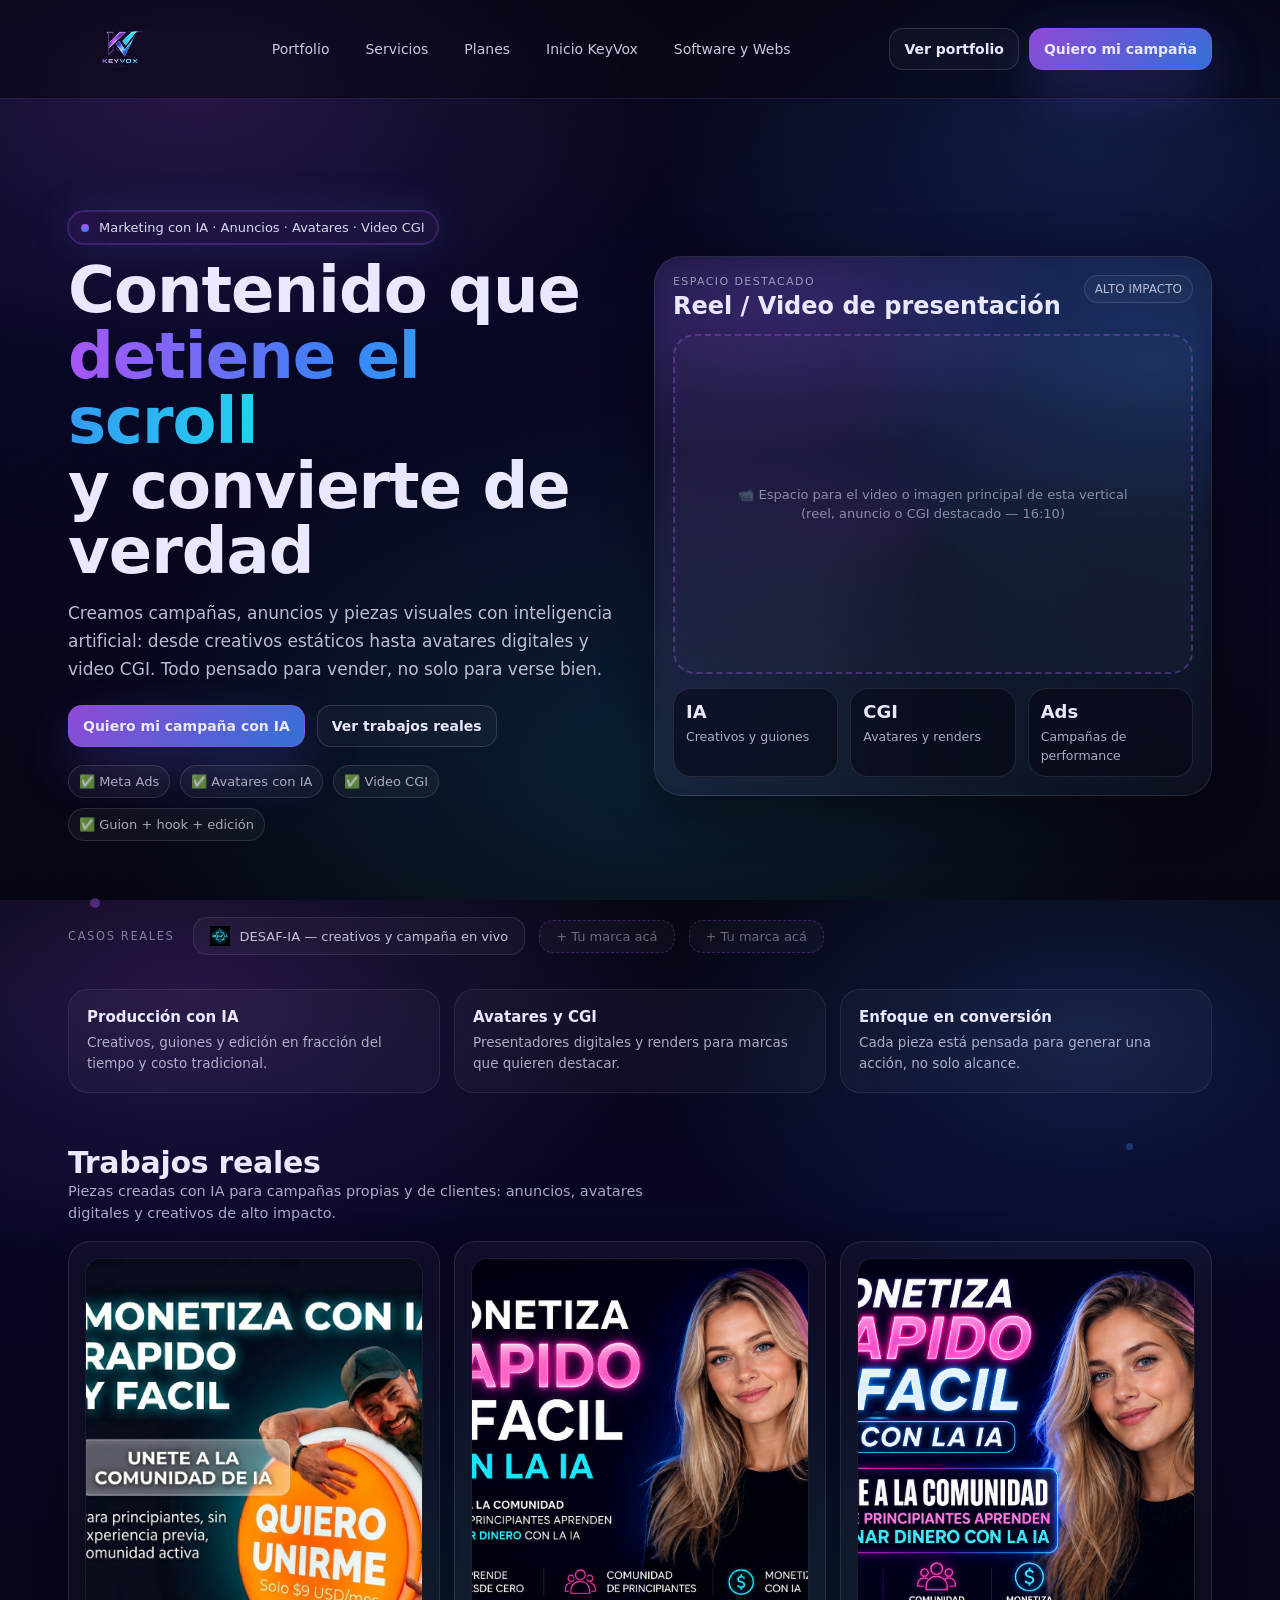
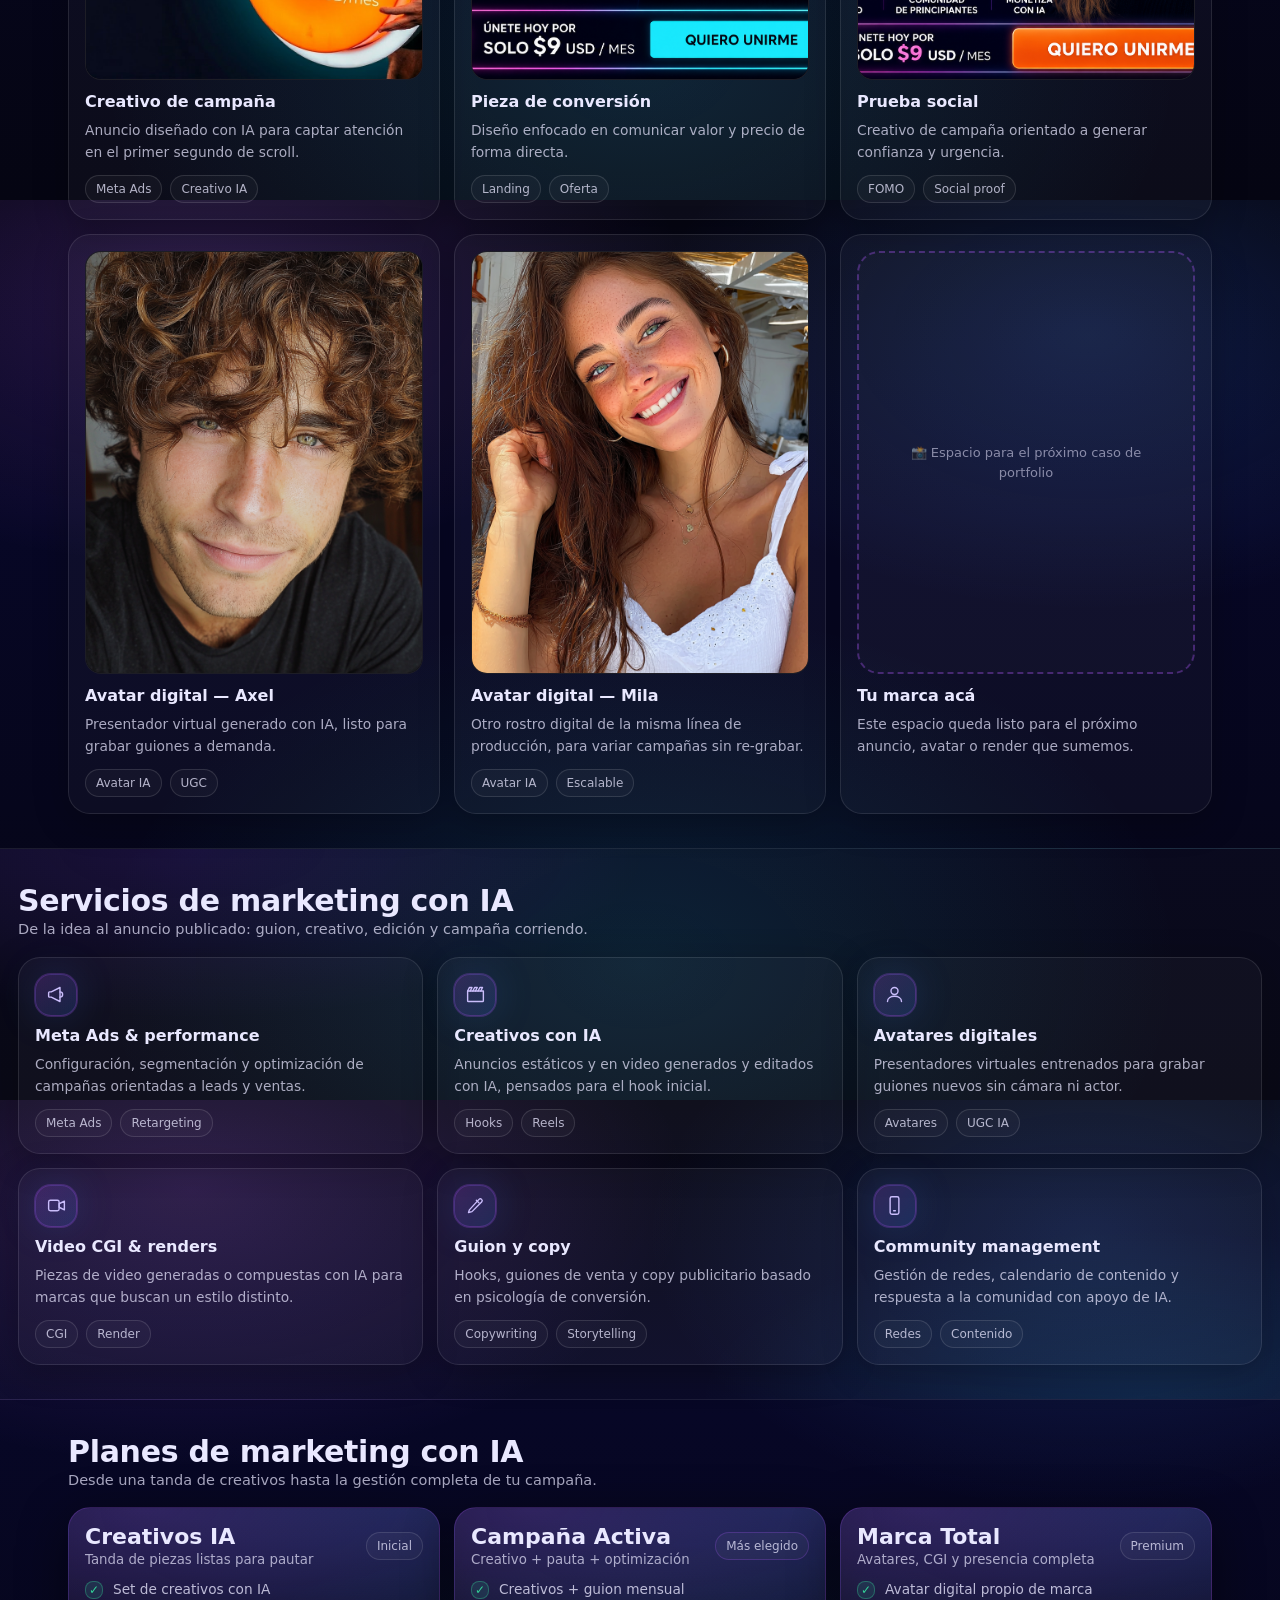
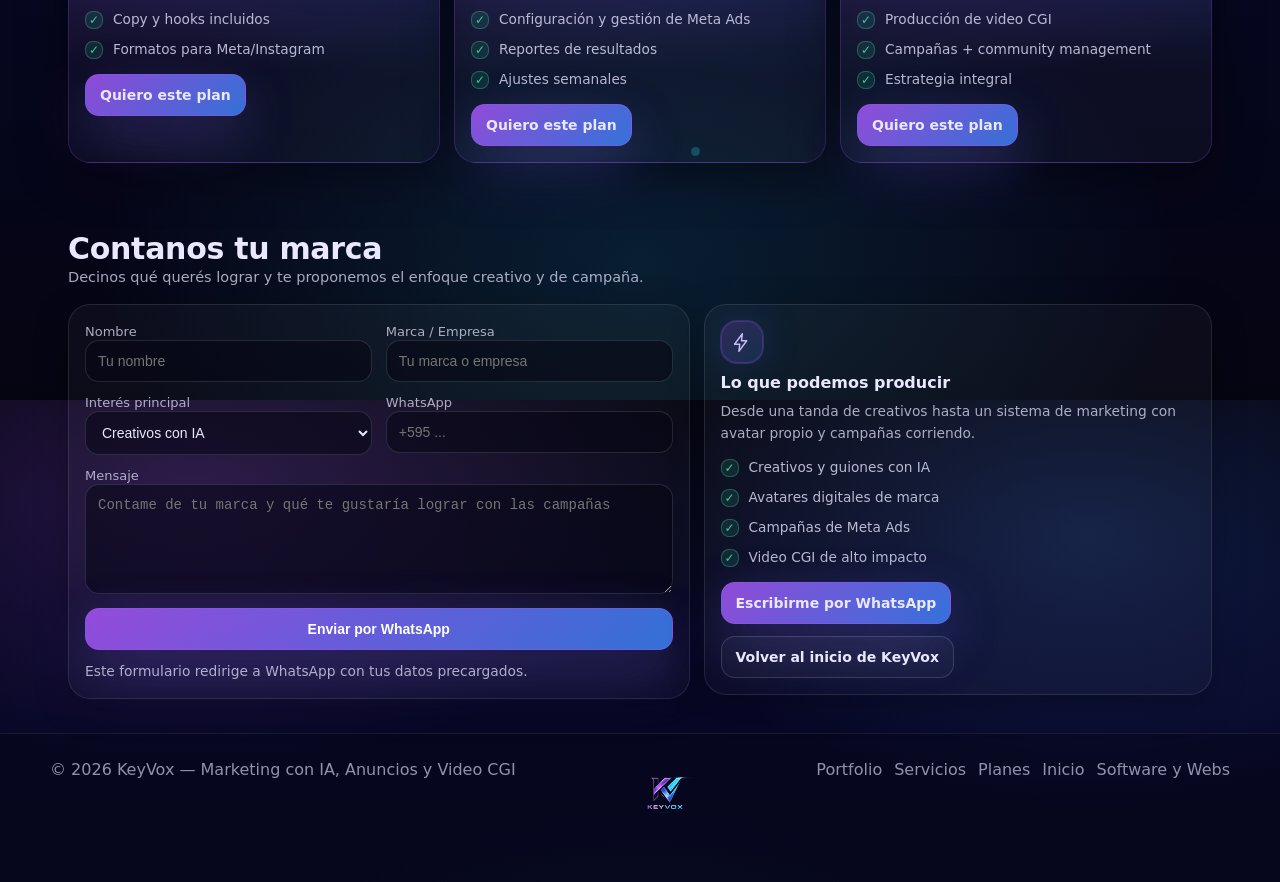
<file: marketing/index.html>
<!doctype html>
<html lang="es">
<head>
  <meta charset="utf-8" />
  <meta name="viewport" content="width=device-width,initial-scale=1" />
  <meta name="color-scheme" content="dark">
  <meta name="description" content="KeyVox Marketing - Campañas, anuncios con IA, avatares y video CGI que convierten." />

  <link rel="icon" type="image/png" href="../keyvoxlogo.png">
  <link rel="apple-touch-icon" href="../keyvoxlogo.png">

  <title>KeyVox | Marketing con IA, Anuncios y Video CGI</title>
  <link rel="stylesheet" href="../styles.css">
</head>
<body>

  <div class="wrap">
    <div class="float f1"></div>
    <div class="float f2"></div>
    <div class="float f3"></div>

    <!-- NAV -->
    <nav class="nav" aria-label="Navegación principal">
      <div class="nav-inner">
        <div class="brand">
          <a href="../index.html" style="display:flex;align-items:center;gap:10px;">
            <img src="../keyvoxlogo.png" alt="KeyVox logo" style="height:70px;width:auto;">
          </a>
        </div>

        <div class="nav-links">
          <a href="#portfolio">Portfolio</a>
          <a href="#servicios">Servicios</a>
          <a href="#planes">Planes</a>
          <a href="../index.html">Inicio KeyVox</a>
          <a href="../software/index.html">Software y Webs</a>
        </div>

        <div style="display:flex; gap:10px;">
          <a class="btn btn-ghost" href="#portfolio">Ver portfolio</a>
          <a class="btn btn-primary" href="#contacto">Quiero mi campaña</a>
        </div>
      </div>
    </nav>

    <!-- HERO -->
    <header class="hero hero-impact" id="top">
      <div class="hero-copy">
        <div class="badge">
          <span class="dot"></span>
          Marketing con IA · Anuncios · Avatares · Video CGI
        </div>

        <h1>
          Contenido que
          <span class="grad">detiene el scroll</span>
          <br>
          y convierte de verdad
        </h1>

        <p class="lead hero-lead-strong">
          Creamos campañas, anuncios y piezas visuales con inteligencia artificial: desde creativos estáticos
          hasta avatares digitales y video CGI. Todo pensado para vender, no solo para verse bien.
        </p>

        <div class="hero-actions">
          <a class="btn btn-primary" href="#contacto">Quiero mi campaña con IA</a>
          <a class="btn btn-ghost" href="#portfolio">Ver trabajos reales</a>
        </div>

        <div class="hero-meta">
          <span class="pill">✅ Meta Ads</span>
          <span class="pill">✅ Avatares con IA</span>
          <span class="pill">✅ Video CGI</span>
          <span class="pill">✅ Guion + hook + edición</span>
        </div>
      </div>

      <div class="hero-media">
        <div class="hero-video-card">
          <div class="hero-video-top">
            <div>
              <div class="eyebrow">ESPACIO DESTACADO</div>
              <div class="video-title">Reel / Video de presentación</div>
            </div>
            <span class="tag tag-live">ALTO IMPACTO</span>
          </div>

          <!-- 🖼 ESPACIO RESERVADO: Pablo va a poner acá un video o imagen de alto impacto (formato 16:10) -->
          <div class="placeholder-slot tall">
            📹 Espacio para el video o imagen principal de esta vertical<br>(reel, anuncio o CGI destacado — 16:10)
          </div>

          <div class="hero-video-bottom">
            <div class="mini-stat">
              <b>IA</b>
              <span>Creativos y guiones</span>
            </div>
            <div class="mini-stat">
              <b>CGI</b>
              <span>Avatares y renders</span>
            </div>
            <div class="mini-stat">
              <b>Ads</b>
              <span>Campañas de performance</span>
            </div>
          </div>
        </div>
      </div>
    </header>

    <!-- CASOS REALES -->
    <div class="trust-bar reveal">
      <span class="trust-label">Casos reales</span>
      <a class="trust-logo" href="https://desaf-ia.com" target="_blank" rel="noopener">
        <img src="../img/caso-desafia-logo.png" alt="DESAF-IA"> DESAF-IA — creativos y campaña en vivo
      </a>
      <span class="trust-logo placeholder">+ Tu marca acá</span>
      <span class="trust-logo placeholder">+ Tu marca acá</span>
    </div>

    <!-- IMPACT BAND -->
    <section class="impact-band">
      <div class="impact-band-inner">
        <div class="impact-item">
          <strong>Producción con IA</strong>
          <span>Creativos, guiones y edición en fracción del tiempo y costo tradicional.</span>
        </div>
        <div class="impact-item">
          <strong>Avatares y CGI</strong>
          <span>Presentadores digitales y renders para marcas que quieren destacar.</span>
        </div>
        <div class="impact-item">
          <strong>Enfoque en conversión</strong>
          <span>Cada pieza está pensada para generar una acción, no solo alcance.</span>
        </div>
      </div>
    </section>

    <!-- PORTFOLIO -->
    <section id="portfolio">
      <div class="section-title">
        <div>
          <h2>Trabajos reales</h2>
          <p>Piezas creadas con IA para campañas propias y de clientes: anuncios, avatares digitales y creativos de alto impacto.</p>
        </div>
      </div>

      <div class="grid grid-3">
        <article class="card">
          <img class="portfolio-img" src="../img/portfolio-ad-1.jpg" alt="Creativo de anuncio con IA">
          <h3>Creativo de campaña</h3>
          <p>Anuncio diseñado con IA para captar atención en el primer segundo de scroll.</p>
          <div class="tagrow">
            <span class="tag">Meta Ads</span>
            <span class="tag">Creativo IA</span>
          </div>
        </article>

        <article class="card">
          <img class="portfolio-img" src="../img/portfolio-ad-2.png" alt="Creativo de anuncio con IA">
          <h3>Pieza de conversión</h3>
          <p>Diseño enfocado en comunicar valor y precio de forma directa.</p>
          <div class="tagrow">
            <span class="tag">Landing</span>
            <span class="tag">Oferta</span>
          </div>
        </article>

        <article class="card">
          <img class="portfolio-img" src="../img/portfolio-ad-3.png" alt="Creativo de anuncio con IA">
          <h3>Prueba social</h3>
          <p>Creativo de campaña orientado a generar confianza y urgencia.</p>
          <div class="tagrow">
            <span class="tag">FOMO</span>
            <span class="tag">Social proof</span>
          </div>
        </article>

        <article class="card">
          <img class="portfolio-img" src="../img/avatar-axel.png" alt="Avatar digital con IA">
          <h3>Avatar digital — Axel</h3>
          <p>Presentador virtual generado con IA, listo para grabar guiones a demanda.</p>
          <div class="tagrow">
            <span class="tag">Avatar IA</span>
            <span class="tag">UGC</span>
          </div>
        </article>

        <article class="card">
          <img class="portfolio-img" src="../img/avatar-mila.png" alt="Avatar digital con IA">
          <h3>Avatar digital — Mila</h3>
          <p>Otro rostro digital de la misma línea de producción, para variar campañas sin re-grabar.</p>
          <div class="tagrow">
            <span class="tag">Avatar IA</span>
            <span class="tag">Escalable</span>
          </div>
        </article>

        <article class="card">
          <!-- 🖼 ESPACIO RESERVADO: nuevo caso de portfolio a agregar -->
          <div class="placeholder-slot" style="aspect-ratio:4/5; margin-bottom:12px;">
            📸 Espacio para el próximo caso de portfolio
          </div>
          <h3>Tu marca acá</h3>
          <p>Este espacio queda listo para el próximo anuncio, avatar o render que sumemos.</p>
        </article>
      </div>
    </section>

    <!-- SERVICIOS -->
    <section id="servicios" class="band">
      <div class="section-title">
        <div>
          <h2>Servicios de marketing con IA</h2>
          <p>De la idea al anuncio publicado: guion, creativo, edición y campaña corriendo.</p>
        </div>
      </div>

      <div class="grid grid-3">
        <article class="card">
          <div class="icon"><svg viewBox="0 0 24 24" fill="none" stroke="currentColor" stroke-width="1.6" stroke-linecap="round" stroke-linejoin="round"><path d="M3 10v4a1 1 0 0 0 1 1h2l10 5V4L6 9H4a1 1 0 0 0-1 1z"/><path d="M16 9a3 3 0 0 1 0 6"/></svg></div>
          <h3>Meta Ads & performance</h3>
          <p>Configuración, segmentación y optimización de campañas orientadas a leads y ventas.</p>
          <div class="tagrow">
            <span class="tag">Meta Ads</span>
            <span class="tag">Retargeting</span>
          </div>
        </article>

        <article class="card">
          <div class="icon"><svg viewBox="0 0 24 24" fill="none" stroke="currentColor" stroke-width="1.6" stroke-linecap="round" stroke-linejoin="round"><path d="M3 8h18v11a1 1 0 0 1-1 1H4a1 1 0 0 1-1-1z"/><path d="M3 8l2-4h3l-2 4"/><path d="M9 8l2-4h3l-2 4"/><path d="M15 8l2-4h3l-2 4"/></svg></div>
          <h3>Creativos con IA</h3>
          <p>Anuncios estáticos y en video generados y editados con IA, pensados para el hook inicial.</p>
          <div class="tagrow">
            <span class="tag">Hooks</span>
            <span class="tag">Reels</span>
          </div>
        </article>

        <article class="card">
          <div class="icon"><svg viewBox="0 0 24 24" fill="none" stroke="currentColor" stroke-width="1.6" stroke-linecap="round" stroke-linejoin="round"><circle cx="12" cy="8" r="4"/><path d="M4 20c0-4 4-6 8-6s8 2 8 6"/></svg></div>
          <h3>Avatares digitales</h3>
          <p>Presentadores virtuales entrenados para grabar guiones nuevos sin cámara ni actor.</p>
          <div class="tagrow">
            <span class="tag">Avatares</span>
            <span class="tag">UGC IA</span>
          </div>
        </article>

        <article class="card">
          <div class="icon"><svg viewBox="0 0 24 24" fill="none" stroke="currentColor" stroke-width="1.6" stroke-linecap="round" stroke-linejoin="round"><rect x="3" y="6" width="12" height="12" rx="2"/><path d="M15 10l6-3v10l-6-3z"/></svg></div>
          <h3>Video CGI & renders</h3>
          <p>Piezas de video generadas o compuestas con IA para marcas que buscan un estilo distinto.</p>
          <div class="tagrow">
            <span class="tag">CGI</span>
            <span class="tag">Render</span>
          </div>
        </article>

        <article class="card">
          <div class="icon"><svg viewBox="0 0 24 24" fill="none" stroke="currentColor" stroke-width="1.6" stroke-linecap="round" stroke-linejoin="round"><path d="M4 20l4-1 11-11a2 2 0 0 0-3-3L5 17z"/><path d="M13 6l3 3"/></svg></div>
          <h3>Guion y copy</h3>
          <p>Hooks, guiones de venta y copy publicitario basado en psicología de conversión.</p>
          <div class="tagrow">
            <span class="tag">Copywriting</span>
            <span class="tag">Storytelling</span>
          </div>
        </article>

        <article class="card">
          <div class="icon"><svg viewBox="0 0 24 24" fill="none" stroke="currentColor" stroke-width="1.6" stroke-linecap="round" stroke-linejoin="round"><rect x="7" y="2" width="10" height="20" rx="2"/><path d="M11 18h2"/></svg></div>
          <h3>Community management</h3>
          <p>Gestión de redes, calendario de contenido y respuesta a la comunidad con apoyo de IA.</p>
          <div class="tagrow">
            <span class="tag">Redes</span>
            <span class="tag">Contenido</span>
          </div>
        </article>
      </div>
    </section>

    <!-- PLANES -->
    <section id="planes">
      <div class="section-title">
        <div>
          <h2>Planes de marketing con IA</h2>
          <p>Desde una tanda de creativos hasta la gestión completa de tu campaña.</p>
        </div>
      </div>

      <div class="grid grid-3">
        <div class="card price">
          <div class="top">
            <div>
              <b>Creativos IA</b><br>
              <small>Tanda de piezas listas para pautar</small>
            </div>
            <span class="tag">Inicial</span>
          </div>
          <ul class="list">
            <li><span class="check">✓</span> Set de creativos con IA</li>
            <li><span class="check">✓</span> Copy y hooks incluidos</li>
            <li><span class="check">✓</span> Formatos para Meta/Instagram</li>
          </ul>
          <div class="hero-actions" style="margin-top:14px;">
            <a class="btn btn-primary" href="#contacto" onclick="prefillPlan('Creativos IA')">Quiero este plan</a>
          </div>
        </div>

        <div class="card price">
          <div class="top">
            <div>
              <b>Campaña Activa</b><br>
              <small>Creativo + pauta + optimización</small>
            </div>
            <span class="tag" style="border-color:rgba(168,85,247,.25);">Más elegido</span>
          </div>
          <ul class="list">
            <li><span class="check">✓</span> Creativos + guion mensual</li>
            <li><span class="check">✓</span> Configuración y gestión de Meta Ads</li>
            <li><span class="check">✓</span> Reportes de resultados</li>
            <li><span class="check">✓</span> Ajustes semanales</li>
          </ul>
          <div class="hero-actions" style="margin-top:14px;">
            <a class="btn btn-primary" href="#contacto" onclick="prefillPlan('Campaña Activa')">Quiero este plan</a>
          </div>
        </div>

        <div class="card price">
          <div class="top">
            <div>
              <b>Marca Total</b><br>
              <small>Avatares, CGI y presencia completa</small>
            </div>
            <span class="tag">Premium</span>
          </div>
          <ul class="list">
            <li><span class="check">✓</span> Avatar digital propio de marca</li>
            <li><span class="check">✓</span> Producción de video CGI</li>
            <li><span class="check">✓</span> Campañas + community management</li>
            <li><span class="check">✓</span> Estrategia integral</li>
          </ul>
          <div class="hero-actions" style="margin-top:14px;">
            <a class="btn btn-primary" href="#contacto" onclick="prefillPlan('Marca Total')">Quiero este plan</a>
          </div>
        </div>
      </div>
    </section>

    <!-- CONTACTO -->
    <section id="contacto">
      <div class="section-title">
        <div>
          <h2>Contanos tu marca</h2>
          <p>Decinos qué querés lograr y te proponemos el enfoque creativo y de campaña.</p>
        </div>
      </div>

      <div class="contact">
        <div class="card">
          <form class="form" id="leadForm">
            <div class="grid grid-2">
              <div>
                <label for="nombre" class="form-label">Nombre</label>
                <input id="nombre" name="nombre" placeholder="Tu nombre" required>
              </div>
              <div>
                <label for="empresa" class="form-label">Marca / Empresa</label>
                <input id="empresa" name="empresa" placeholder="Tu marca o empresa">
              </div>
            </div>

            <div class="grid grid-2">
              <div>
                <label for="servicio" class="form-label">Interés principal</label>
                <select id="servicio" name="servicio">
                  <option value="Creativos con IA">Creativos con IA</option>
                  <option value="Meta Ads">Meta Ads / campañas</option>
                  <option value="Avatares digitales">Avatares digitales</option>
                  <option value="Video CGI">Video CGI</option>
                  <option value="Plan Campaña Activa">Plan Campaña Activa</option>
                  <option value="Plan Marca Total">Plan Marca Total</option>
                </select>
              </div>
              <div>
                <label for="telefono" class="form-label">WhatsApp</label>
                <input id="telefono" name="telefono" placeholder="+595 ...">
              </div>
            </div>

            <div>
              <label for="mensaje" class="form-label">Mensaje</label>
              <textarea id="mensaje" name="mensaje" placeholder="Contame de tu marca y qué te gustaría lograr con las campañas"></textarea>
            </div>

            <button class="btn btn-primary" type="submit">Enviar por WhatsApp</button>

            <p class="note">
              Este formulario redirige a WhatsApp con tus datos precargados.
            </p>
          </form>
        </div>

        <div class="card">
          <div class="icon"><svg viewBox="0 0 24 24" fill="none" stroke="currentColor" stroke-width="1.6" stroke-linecap="round" stroke-linejoin="round"><path d="M13 2 4 14h6l-1 8 9-12h-6z"/></svg></div>
          <h3>Lo que podemos producir</h3>
          <p>Desde una tanda de creativos hasta un sistema de marketing con avatar propio y campañas corriendo.</p>

          <ul class="list" style="margin-top:14px;">
            <li><span class="check">✓</span> Creativos y guiones con IA</li>
            <li><span class="check">✓</span> Avatares digitales de marca</li>
            <li><span class="check">✓</span> Campañas de Meta Ads</li>
            <li><span class="check">✓</span> Video CGI de alto impacto</li>
          </ul>

          <div class="hero-actions" style="margin-top:14px;">
            <a class="btn btn-primary" id="waLink" href="https://wa.me/595971853291" target="_blank" rel="noopener">
              Escribirme por WhatsApp
            </a>
            <a class="btn btn-ghost" href="../index.html">Volver al inicio de KeyVox</a>
          </div>
        </div>
      </div>
    </section>

    <footer>
      <div class="inner">
        <div>© <span id="year"></span> KeyVox — Marketing con IA, Anuncios y Video CGI</div>
        <div><img src="../keyvoxlogo.png" alt="KeyVox logo" style="height:70px;width:auto;"></div>
        <div style="display:flex; gap:12px; flex-wrap:wrap;">
          <a href="#portfolio">Portfolio</a>
          <a href="#servicios">Servicios</a>
          <a href="#planes">Planes</a>
          <a href="../index.html">Inicio</a>
          <a href="../software/index.html">Software y Webs</a>
        </div>
      </div>
    </footer>
  </div>

  <script>
    const WHATSAPP_NUMBER = "595971853291";

    function buildWhatsAppLink(message) {
      const base = "https://wa.me/" + WHATSAPP_NUMBER;
      const text = encodeURIComponent(message || "Hola KeyVox, quiero armar una campaña con IA para mi marca.");
      return base + "?text=" + text;
    }

    function prefillPlan(planName) {
      const sel = document.getElementById("servicio");
      const msg = document.getElementById("mensaje");

      if (sel) {
        if (planName === "Creativos IA") sel.value = "Creativos con IA";
        else if (planName === "Campaña Activa") sel.value = "Plan Campaña Activa";
        else if (planName === "Marca Total") sel.value = "Plan Marca Total";
      }

      if (msg) {
        msg.value = `Hola KeyVox, quiero avanzar con el plan ${planName}. Mi marca necesita: `;
      }

      document.getElementById("contacto").scrollIntoView({ behavior: "smooth" });
    }

    const wa = document.getElementById("waLink");
    if (wa) {
      wa.href = buildWhatsAppLink("Hola KeyVox, quiero una campaña de marketing con IA para mi marca.");
    }

    document.getElementById("year").textContent = new Date().getFullYear();

    document.getElementById("leadForm").addEventListener("submit", function (e) {
      e.preventDefault();

      const nombre = document.getElementById("nombre").value || "";
      const empresa = document.getElementById("empresa").value || "";
      const servicio = document.getElementById("servicio").value || "";
      const tel = document.getElementById("telefono").value || "";
      const mensaje = document.getElementById("mensaje").value || "";

      const full = `Hola KeyVox, soy ${nombre}${empresa ? " (" + empresa + ")" : ""}. ` +
                   `Me interesa: ${servicio}. ` +
                   `${tel ? "Mi WhatsApp es: " + tel + ". " : ""}` +
                   `Necesito ayuda con: ${mensaje}`;

      window.open(buildWhatsAppLink(full), "_blank");
    });
  </script>
</body>
</html>
</file>
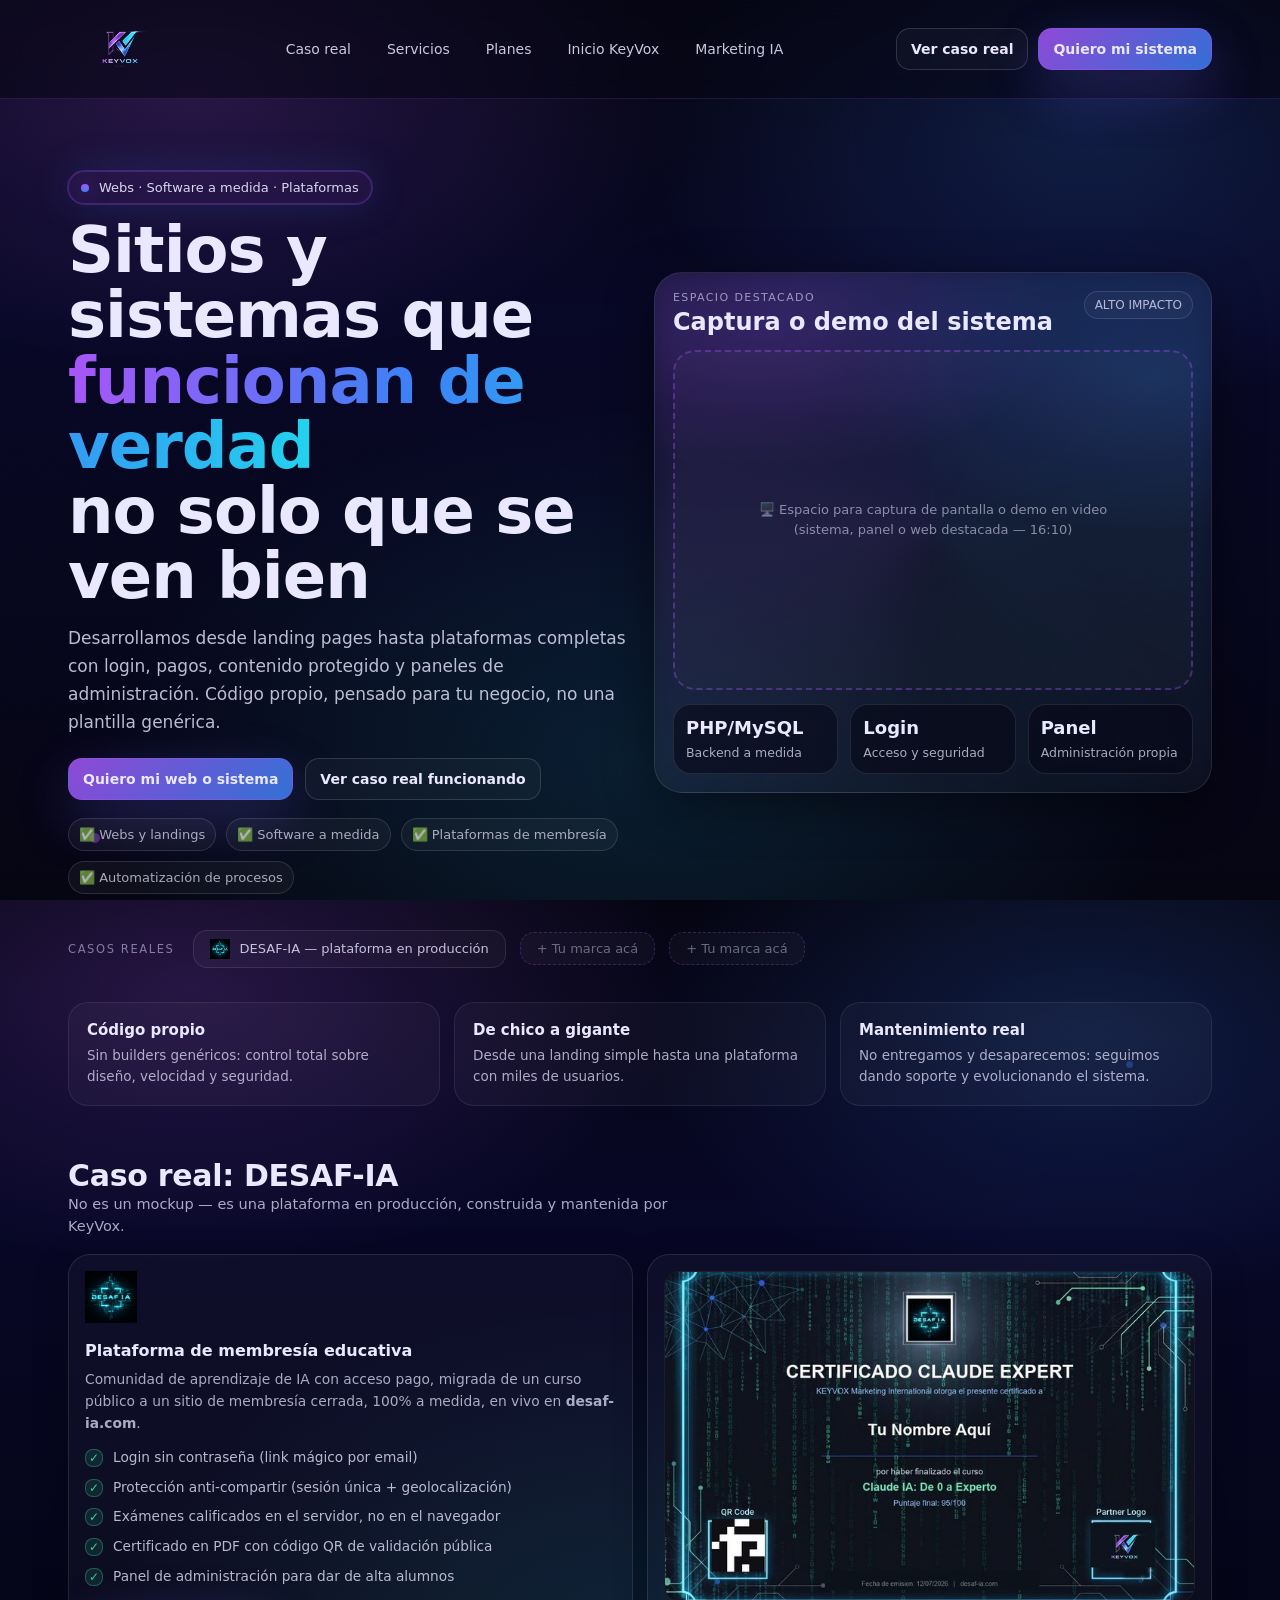
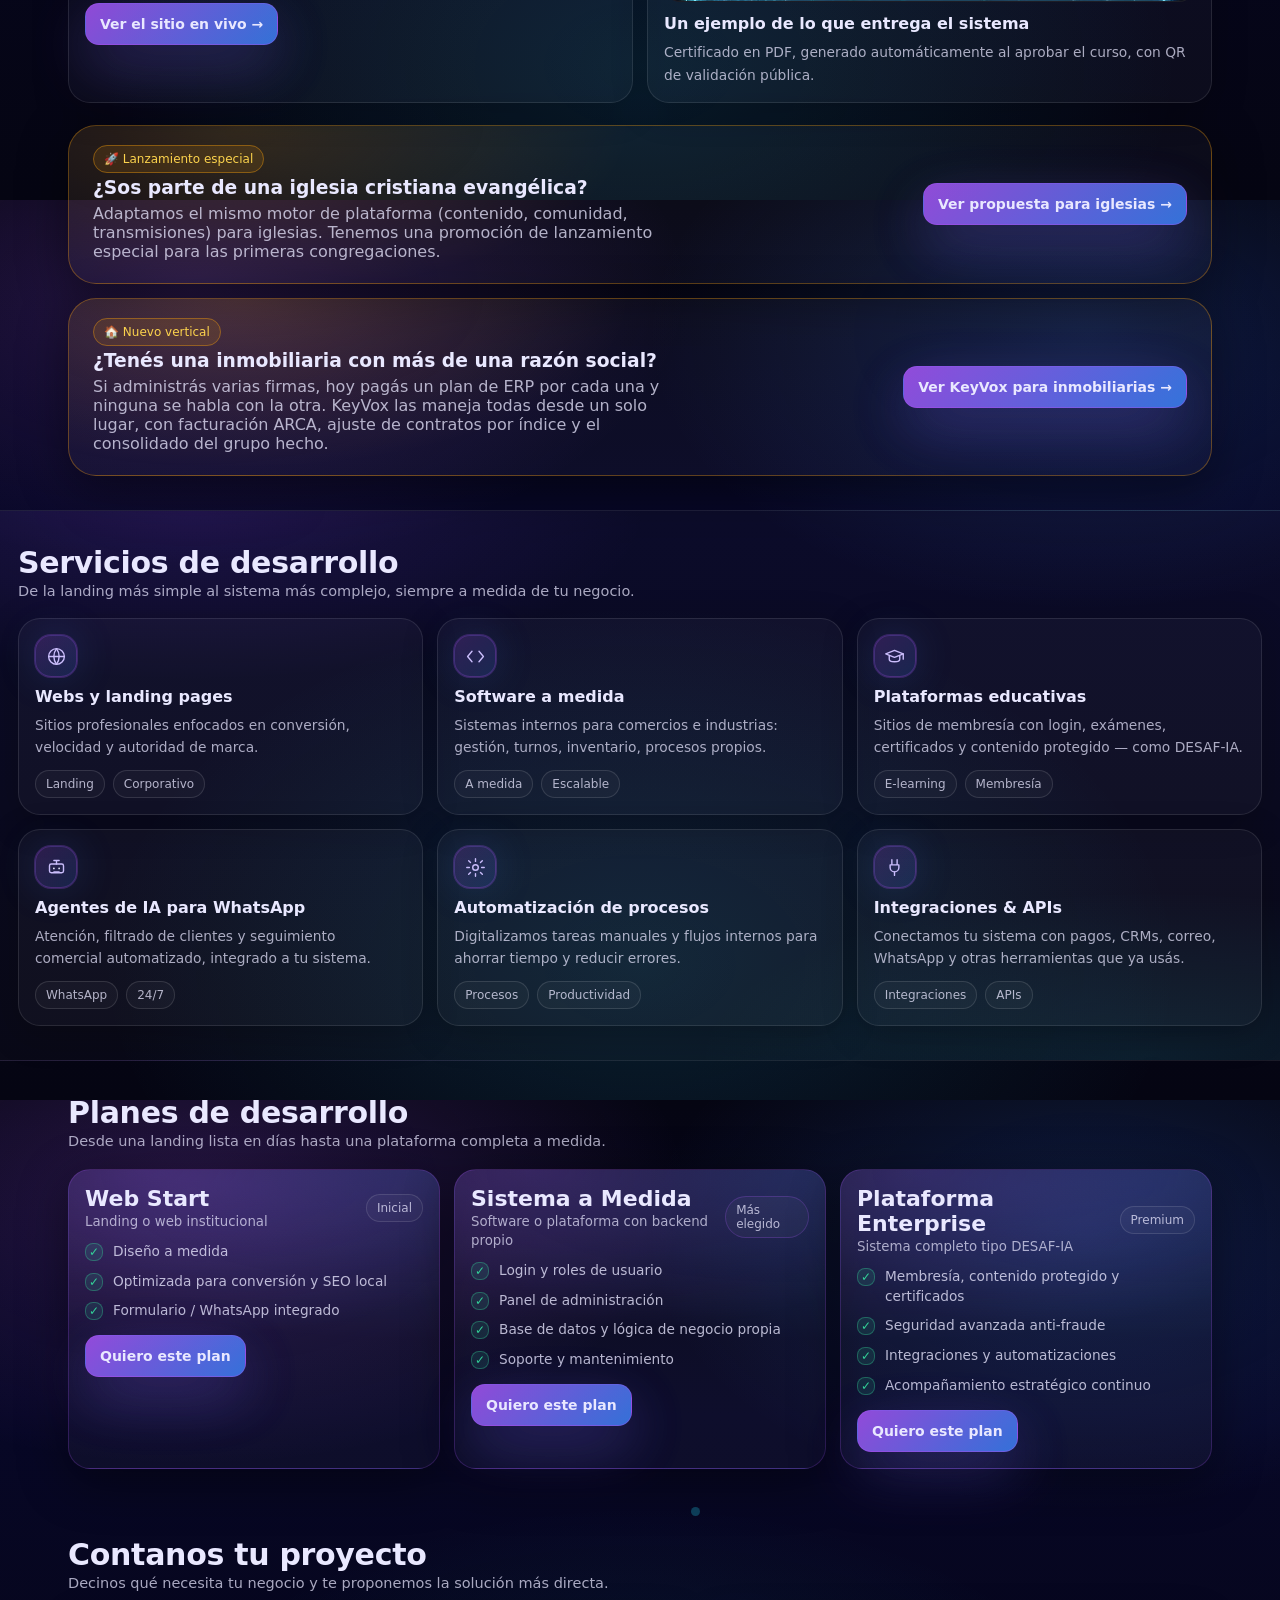
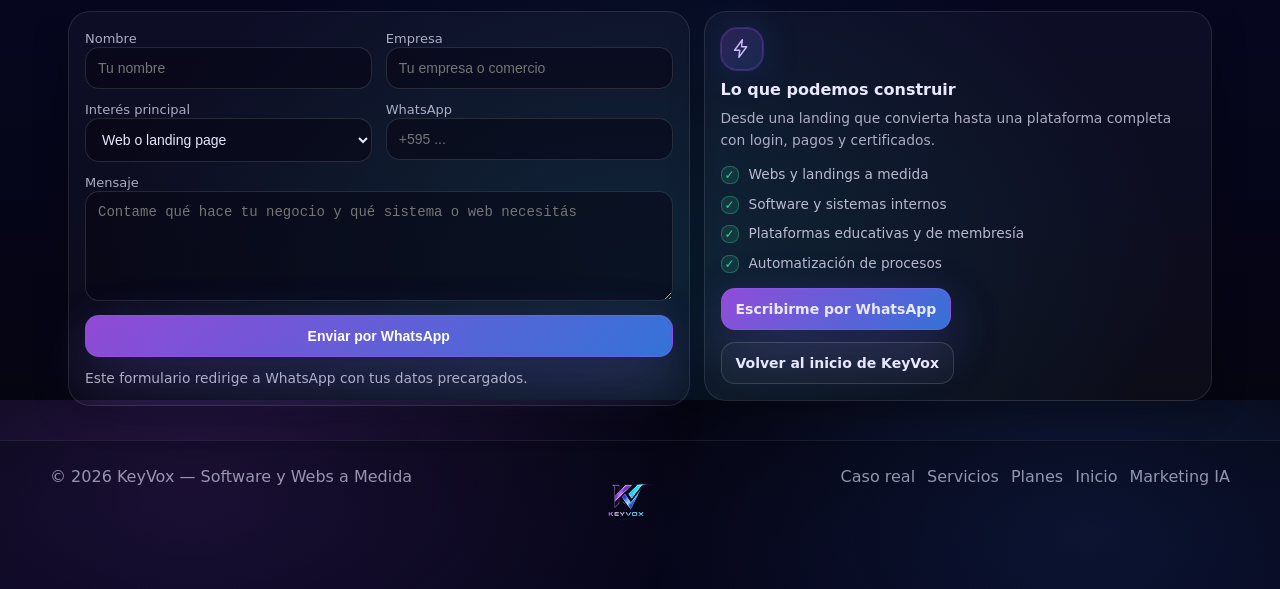
<file: software/index.html>
<!doctype html>
<html lang="es">
<head>
  <meta charset="utf-8" />
  <meta name="viewport" content="width=device-width,initial-scale=1" />
  <meta name="color-scheme" content="dark">
  <meta name="description" content="KeyVox Software - Webs, plataformas y sistemas a medida para empresas, comercios e instituciones." />

  <link rel="icon" type="image/png" href="../keyvoxlogo.png">
  <link rel="apple-touch-icon" href="../keyvoxlogo.png">

  <title>KeyVox | Software y Webs a Medida</title>
  <link rel="stylesheet" href="../styles.css">
</head>
<body>

  <div class="wrap">
    <div class="float f1"></div>
    <div class="float f2"></div>
    <div class="float f3"></div>

    <!-- NAV -->
    <nav class="nav" aria-label="Navegación principal">
      <div class="nav-inner">
        <div class="brand">
          <a href="../index.html" style="display:flex;align-items:center;gap:10px;">
            <img src="../keyvoxlogo.png" alt="KeyVox logo" style="height:70px;width:auto;">
          </a>
        </div>

        <div class="nav-links">
          <a href="#caso">Caso real</a>
          <a href="#servicios">Servicios</a>
          <a href="#planes">Planes</a>
          <a href="../index.html">Inicio KeyVox</a>
          <a href="../marketing/index.html">Marketing IA</a>
        </div>

        <div style="display:flex; gap:10px;">
          <a class="btn btn-ghost" href="#caso">Ver caso real</a>
          <a class="btn btn-primary" href="#contacto">Quiero mi sistema</a>
        </div>
      </div>
    </nav>

    <!-- HERO -->
    <header class="hero hero-impact" id="top">
      <div class="hero-copy">
        <div class="badge">
          <span class="dot"></span>
          Webs · Software a medida · Plataformas
        </div>

        <h1>
          Sitios y sistemas que
          <span class="grad">funcionan de verdad</span>
          <br>
          no solo que se ven bien
        </h1>

        <p class="lead hero-lead-strong">
          Desarrollamos desde landing pages hasta plataformas completas con login, pagos, contenido protegido
          y paneles de administración. Código propio, pensado para tu negocio, no una plantilla genérica.
        </p>

        <div class="hero-actions">
          <a class="btn btn-primary" href="#contacto">Quiero mi web o sistema</a>
          <a class="btn btn-ghost" href="#caso">Ver caso real funcionando</a>
        </div>

        <div class="hero-meta">
          <span class="pill">✅ Webs y landings</span>
          <span class="pill">✅ Software a medida</span>
          <span class="pill">✅ Plataformas de membresía</span>
          <span class="pill">✅ Automatización de procesos</span>
        </div>
      </div>

      <div class="hero-media">
        <div class="hero-video-card">
          <div class="hero-video-top">
            <div>
              <div class="eyebrow">ESPACIO DESTACADO</div>
              <div class="video-title">Captura o demo del sistema</div>
            </div>
            <span class="tag tag-live">ALTO IMPACTO</span>
          </div>

          <!-- 🖼 ESPACIO RESERVADO: Pablo va a poner acá una captura o video demo (formato 16:10) -->
          <div class="placeholder-slot tall">
            🖥️ Espacio para captura de pantalla o demo en video<br>(sistema, panel o web destacada — 16:10)
          </div>

          <div class="hero-video-bottom">
            <div class="mini-stat">
              <b>PHP/MySQL</b>
              <span>Backend a medida</span>
            </div>
            <div class="mini-stat">
              <b>Login</b>
              <span>Acceso y seguridad</span>
            </div>
            <div class="mini-stat">
              <b>Panel</b>
              <span>Administración propia</span>
            </div>
          </div>
        </div>
      </div>
    </header>

    <!-- CASOS REALES -->
    <div class="trust-bar reveal">
      <span class="trust-label">Casos reales</span>
      <a class="trust-logo" href="https://desaf-ia.com" target="_blank" rel="noopener">
        <img src="../img/caso-desafia-logo.png" alt="DESAF-IA"> DESAF-IA — plataforma en producción
      </a>
      <span class="trust-logo placeholder">+ Tu marca acá</span>
      <span class="trust-logo placeholder">+ Tu marca acá</span>
    </div>

    <!-- IMPACT BAND -->
    <section class="impact-band">
      <div class="impact-band-inner">
        <div class="impact-item">
          <strong>Código propio</strong>
          <span>Sin builders genéricos: control total sobre diseño, velocidad y seguridad.</span>
        </div>
        <div class="impact-item">
          <strong>De chico a gigante</strong>
          <span>Desde una landing simple hasta una plataforma con miles de usuarios.</span>
        </div>
        <div class="impact-item">
          <strong>Mantenimiento real</strong>
          <span>No entregamos y desaparecemos: seguimos dando soporte y evolucionando el sistema.</span>
        </div>
      </div>
    </section>

    <!-- CASO REAL -->
    <section id="caso">
      <div class="section-title">
        <div>
          <h2>Caso real: DESAF-IA</h2>
          <p>No es un mockup — es una plataforma en producción, construida y mantenida por KeyVox.</p>
        </div>
      </div>

      <div class="grid grid-2">
        <div class="card">
          <img src="../img/caso-desafia-logo.png" alt="Logo DESAF-IA" style="height:52px;width:auto;margin-bottom:14px;">
          <h3>Plataforma de membresía educativa</h3>
          <p>
            Comunidad de aprendizaje de IA con acceso pago, migrada de un curso público a un sitio de
            membresía cerrada, 100% a medida, en vivo en <strong>desaf-ia.com</strong>.
          </p>
          <ul class="list" style="margin-top:14px;">
            <li><span class="check">✓</span> Login sin contraseña (link mágico por email)</li>
            <li><span class="check">✓</span> Protección anti-compartir (sesión única + geolocalización)</li>
            <li><span class="check">✓</span> Exámenes calificados en el servidor, no en el navegador</li>
            <li><span class="check">✓</span> Certificado en PDF con código QR de validación pública</li>
            <li><span class="check">✓</span> Panel de administración para dar de alta alumnos</li>
          </ul>
          <div class="hero-actions" style="margin-top:16px;">
            <a class="btn btn-primary" href="https://desaf-ia.com" target="_blank" rel="noopener">Ver el sitio en vivo →</a>
          </div>
        </div>

        <div class="card">
          <img class="portfolio-img wide" src="../img/caso-desafia-certificado.jpg" alt="Certificado con QR generado por el sistema">
          <h3>Un ejemplo de lo que entrega el sistema</h3>
          <p>Certificado en PDF, generado automáticamente al aprobar el curso, con QR de validación pública.</p>
        </div>
      </div>

      <div class="launch-banner reveal" style="margin-top:22px;">
        <div>
          <span class="tag">🚀 Lanzamiento especial</span>
          <h3 style="margin:10px 0 6px;">¿Sos parte de una iglesia cristiana evangélica?</h3>
          <p style="margin:0; color:rgba(233,232,255,.75); max-width:56ch;">
            Adaptamos el mismo motor de plataforma (contenido, comunidad, transmisiones) para iglesias.
            Tenemos una promoción de lanzamiento especial para las primeras congregaciones.
          </p>
        </div>
        <a class="btn btn-primary" href="iglesias/index.html">Ver propuesta para iglesias →</a>
      </div>

      <div class="launch-banner reveal" style="margin-top:14px;">
        <div>
          <span class="tag">🏠 Nuevo vertical</span>
          <h3 style="margin:10px 0 6px;">¿Tenés una inmobiliaria con más de una razón social?</h3>
          <p style="margin:0; color:rgba(233,232,255,.75); max-width:56ch;">
            Si administrás varias firmas, hoy pagás un plan de ERP por cada una y ninguna se habla con la otra.
            KeyVox las maneja todas desde un solo lugar, con facturación ARCA, ajuste de contratos por índice
            y el consolidado del grupo hecho.
          </p>
        </div>
        <a class="btn btn-primary" href="inmobiliarias/index.html">Ver KeyVox para inmobiliarias →</a>
      </div>
    </section>

    <!-- SERVICIOS -->
    <section id="servicios" class="band">
      <div class="section-title">
        <div>
          <h2>Servicios de desarrollo</h2>
          <p>De la landing más simple al sistema más complejo, siempre a medida de tu negocio.</p>
        </div>
      </div>

      <div class="grid grid-3">
        <article class="card">
          <div class="icon"><svg viewBox="0 0 24 24" fill="none" stroke="currentColor" stroke-width="1.6" stroke-linecap="round" stroke-linejoin="round"><circle cx="12" cy="12" r="9"/><path d="M3 12h18"/><path d="M12 3a15 15 0 0 1 0 18"/><path d="M12 3a15 15 0 0 0 0 18"/></svg></div>
          <h3>Webs y landing pages</h3>
          <p>Sitios profesionales enfocados en conversión, velocidad y autoridad de marca.</p>
          <div class="tagrow">
            <span class="tag">Landing</span>
            <span class="tag">Corporativo</span>
          </div>
        </article>

        <article class="card">
          <div class="icon"><svg viewBox="0 0 24 24" fill="none" stroke="currentColor" stroke-width="1.6" stroke-linecap="round" stroke-linejoin="round"><polyline points="8 6 3 12 8 18"/><polyline points="16 6 21 12 16 18"/></svg></div>
          <h3>Software a medida</h3>
          <p>Sistemas internos para comercios e industrias: gestión, turnos, inventario, procesos propios.</p>
          <div class="tagrow">
            <span class="tag">A medida</span>
            <span class="tag">Escalable</span>
          </div>
        </article>

        <article class="card">
          <div class="icon"><svg viewBox="0 0 24 24" fill="none" stroke="currentColor" stroke-width="1.6" stroke-linecap="round" stroke-linejoin="round"><path d="M2 9l10-4 10 4-10 4z"/><path d="M6 11v4c0 1.7 2.7 3 6 3s6-1.3 6-3v-4"/><path d="M22 9v6"/></svg></div>
          <h3>Plataformas educativas</h3>
          <p>Sitios de membresía con login, exámenes, certificados y contenido protegido — como DESAF-IA.</p>
          <div class="tagrow">
            <span class="tag">E-learning</span>
            <span class="tag">Membresía</span>
          </div>
        </article>

        <article class="card">
          <div class="icon"><svg viewBox="0 0 24 24" fill="none" stroke="currentColor" stroke-width="1.6" stroke-linecap="round" stroke-linejoin="round"><rect x="4" y="8" width="16" height="10" rx="2"/><path d="M12 8V4M9 4h6"/><circle cx="9" cy="13" r="1" fill="currentColor" stroke="none"/><circle cx="15" cy="13" r="1" fill="currentColor" stroke="none"/><path d="M9 17h6"/></svg></div>
          <h3>Agentes de IA para WhatsApp</h3>
          <p>Atención, filtrado de clientes y seguimiento comercial automatizado, integrado a tu sistema.</p>
          <div class="tagrow">
            <span class="tag">WhatsApp</span>
            <span class="tag">24/7</span>
          </div>
        </article>

        <article class="card">
          <div class="icon"><svg viewBox="0 0 24 24" fill="none" stroke="currentColor" stroke-width="1.6" stroke-linecap="round" stroke-linejoin="round"><circle cx="12" cy="12" r="3.2"/><path d="M12 2v3M12 19v3M4.2 4.2l2.1 2.1M17.7 17.7l2.1 2.1M2 12h3M19 12h3M4.2 19.8l2.1-2.1M17.7 6.3l2.1-2.1"/></svg></div>
          <h3>Automatización de procesos</h3>
          <p>Digitalizamos tareas manuales y flujos internos para ahorrar tiempo y reducir errores.</p>
          <div class="tagrow">
            <span class="tag">Procesos</span>
            <span class="tag">Productividad</span>
          </div>
        </article>

        <article class="card">
          <div class="icon"><svg viewBox="0 0 24 24" fill="none" stroke="currentColor" stroke-width="1.6" stroke-linecap="round" stroke-linejoin="round"><path d="M9 3v6M15 3v6M7 9h10v3a5 5 0 0 1-10 0z"/><path d="M12 17v4"/></svg></div>
          <h3>Integraciones & APIs</h3>
          <p>Conectamos tu sistema con pagos, CRMs, correo, WhatsApp y otras herramientas que ya usás.</p>
          <div class="tagrow">
            <span class="tag">Integraciones</span>
            <span class="tag">APIs</span>
          </div>
        </article>
      </div>
    </section>

    <!-- PLANES -->
    <section id="planes">
      <div class="section-title">
        <div>
          <h2>Planes de desarrollo</h2>
          <p>Desde una landing lista en días hasta una plataforma completa a medida.</p>
        </div>
      </div>

      <div class="grid grid-3">
        <div class="card price">
          <div class="top">
            <div>
              <b>Web Start</b><br>
              <small>Landing o web institucional</small>
            </div>
            <span class="tag">Inicial</span>
          </div>
          <ul class="list">
            <li><span class="check">✓</span> Diseño a medida</li>
            <li><span class="check">✓</span> Optimizada para conversión y SEO local</li>
            <li><span class="check">✓</span> Formulario / WhatsApp integrado</li>
          </ul>
          <div class="hero-actions" style="margin-top:14px;">
            <a class="btn btn-primary" href="#contacto" onclick="prefillPlan('Web Start')">Quiero este plan</a>
          </div>
        </div>

        <div class="card price">
          <div class="top">
            <div>
              <b>Sistema a Medida</b><br>
              <small>Software o plataforma con backend propio</small>
            </div>
            <span class="tag" style="border-color:rgba(168,85,247,.25);">Más elegido</span>
          </div>
          <ul class="list">
            <li><span class="check">✓</span> Login y roles de usuario</li>
            <li><span class="check">✓</span> Panel de administración</li>
            <li><span class="check">✓</span> Base de datos y lógica de negocio propia</li>
            <li><span class="check">✓</span> Soporte y mantenimiento</li>
          </ul>
          <div class="hero-actions" style="margin-top:14px;">
            <a class="btn btn-primary" href="#contacto" onclick="prefillPlan('Sistema a Medida')">Quiero este plan</a>
          </div>
        </div>

        <div class="card price">
          <div class="top">
            <div>
              <b>Plataforma Enterprise</b><br>
              <small>Sistema completo tipo DESAF-IA</small>
            </div>
            <span class="tag">Premium</span>
          </div>
          <ul class="list">
            <li><span class="check">✓</span> Membresía, contenido protegido y certificados</li>
            <li><span class="check">✓</span> Seguridad avanzada anti-fraude</li>
            <li><span class="check">✓</span> Integraciones y automatizaciones</li>
            <li><span class="check">✓</span> Acompañamiento estratégico continuo</li>
          </ul>
          <div class="hero-actions" style="margin-top:14px;">
            <a class="btn btn-primary" href="#contacto" onclick="prefillPlan('Plataforma Enterprise')">Quiero este plan</a>
          </div>
        </div>
      </div>
    </section>

    <!-- CONTACTO -->
    <section id="contacto">
      <div class="section-title">
        <div>
          <h2>Contanos tu proyecto</h2>
          <p>Decinos qué necesita tu negocio y te proponemos la solución más directa.</p>
        </div>
      </div>

      <div class="contact">
        <div class="card">
          <form class="form" id="leadForm">
            <div class="grid grid-2">
              <div>
                <label for="nombre" class="form-label">Nombre</label>
                <input id="nombre" name="nombre" placeholder="Tu nombre" required>
              </div>
              <div>
                <label for="empresa" class="form-label">Empresa</label>
                <input id="empresa" name="empresa" placeholder="Tu empresa o comercio">
              </div>
            </div>

            <div class="grid grid-2">
              <div>
                <label for="servicio" class="form-label">Interés principal</label>
                <select id="servicio" name="servicio">
                  <option value="Web o landing">Web o landing page</option>
                  <option value="Software a medida">Software a medida</option>
                  <option value="Plataforma educativa">Plataforma educativa / membresía</option>
                  <option value="Automatización">Automatización de procesos</option>
                  <option value="Plan Sistema a Medida">Plan Sistema a Medida</option>
                  <option value="Plan Plataforma Enterprise">Plan Plataforma Enterprise</option>
                </select>
              </div>
              <div>
                <label for="telefono" class="form-label">WhatsApp</label>
                <input id="telefono" name="telefono" placeholder="+595 ...">
              </div>
            </div>

            <div>
              <label for="mensaje" class="form-label">Mensaje</label>
              <textarea id="mensaje" name="mensaje" placeholder="Contame qué hace tu negocio y qué sistema o web necesitás"></textarea>
            </div>

            <button class="btn btn-primary" type="submit">Enviar por WhatsApp</button>

            <p class="note">
              Este formulario redirige a WhatsApp con tus datos precargados.
            </p>
          </form>
        </div>

        <div class="card">
          <div class="icon"><svg viewBox="0 0 24 24" fill="none" stroke="currentColor" stroke-width="1.6" stroke-linecap="round" stroke-linejoin="round"><path d="M13 2 4 14h6l-1 8 9-12h-6z"/></svg></div>
          <h3>Lo que podemos construir</h3>
          <p>Desde una landing que convierta hasta una plataforma completa con login, pagos y certificados.</p>

          <ul class="list" style="margin-top:14px;">
            <li><span class="check">✓</span> Webs y landings a medida</li>
            <li><span class="check">✓</span> Software y sistemas internos</li>
            <li><span class="check">✓</span> Plataformas educativas y de membresía</li>
            <li><span class="check">✓</span> Automatización de procesos</li>
          </ul>

          <div class="hero-actions" style="margin-top:14px;">
            <a class="btn btn-primary" id="waLink" href="https://wa.me/595971853291" target="_blank" rel="noopener">
              Escribirme por WhatsApp
            </a>
            <a class="btn btn-ghost" href="../index.html">Volver al inicio de KeyVox</a>
          </div>
        </div>
      </div>
    </section>

    <footer>
      <div class="inner">
        <div>© <span id="year"></span> KeyVox — Software y Webs a Medida</div>
        <div><img src="../keyvoxlogo.png" alt="KeyVox logo" style="height:70px;width:auto;"></div>
        <div style="display:flex; gap:12px; flex-wrap:wrap;">
          <a href="#caso">Caso real</a>
          <a href="#servicios">Servicios</a>
          <a href="#planes">Planes</a>
          <a href="../index.html">Inicio</a>
          <a href="../marketing/index.html">Marketing IA</a>
        </div>
      </div>
    </footer>
  </div>

  <script>
    const WHATSAPP_NUMBER = "595971853291";

    function buildWhatsAppLink(message) {
      const base = "https://wa.me/" + WHATSAPP_NUMBER;
      const text = encodeURIComponent(message || "Hola KeyVox, quiero una web o sistema a medida para mi negocio.");
      return base + "?text=" + text;
    }

    function prefillPlan(planName) {
      const sel = document.getElementById("servicio");
      const msg = document.getElementById("mensaje");

      if (sel) {
        if (planName === "Web Start") sel.value = "Web o landing";
        else if (planName === "Sistema a Medida") sel.value = "Plan Sistema a Medida";
        else if (planName === "Plataforma Enterprise") sel.value = "Plan Plataforma Enterprise";
      }

      if (msg) {
        msg.value = `Hola KeyVox, quiero avanzar con el plan ${planName}. Mi negocio necesita: `;
      }

      document.getElementById("contacto").scrollIntoView({ behavior: "smooth" });
    }

    const wa = document.getElementById("waLink");
    if (wa) {
      wa.href = buildWhatsAppLink("Hola KeyVox, quiero una web o sistema a medida para mi negocio.");
    }

    document.getElementById("year").textContent = new Date().getFullYear();

    document.getElementById("leadForm").addEventListener("submit", function (e) {
      e.preventDefault();

      const nombre = document.getElementById("nombre").value || "";
      const empresa = document.getElementById("empresa").value || "";
      const servicio = document.getElementById("servicio").value || "";
      const tel = document.getElementById("telefono").value || "";
      const mensaje = document.getElementById("mensaje").value || "";

      const full = `Hola KeyVox, soy ${nombre}${empresa ? " (" + empresa + ")" : ""}. ` +
                   `Me interesa: ${servicio}. ` +
                   `${tel ? "Mi WhatsApp es: " + tel + ". " : ""}` +
                   `Necesito ayuda con: ${mensaje}`;

      window.open(buildWhatsAppLink(full), "_blank");
    });
  </script>
</body>
</html>
</file>
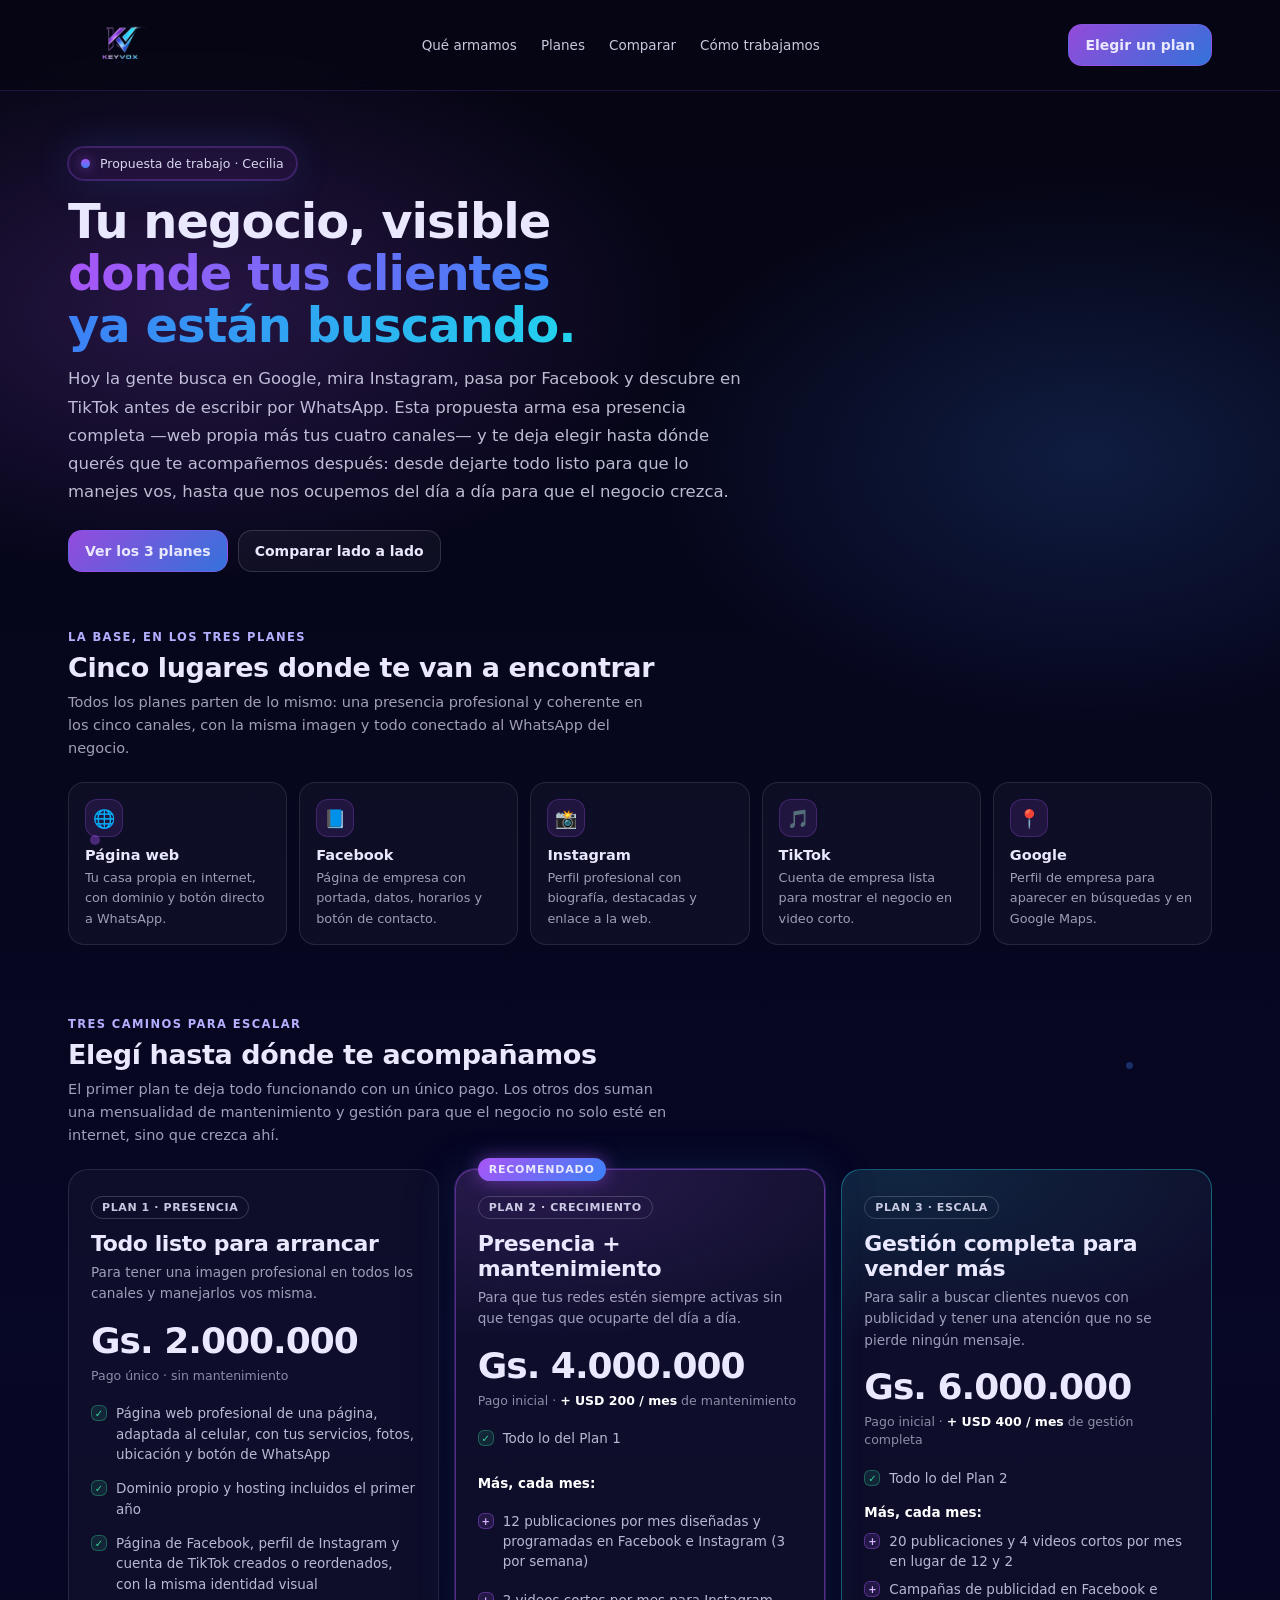
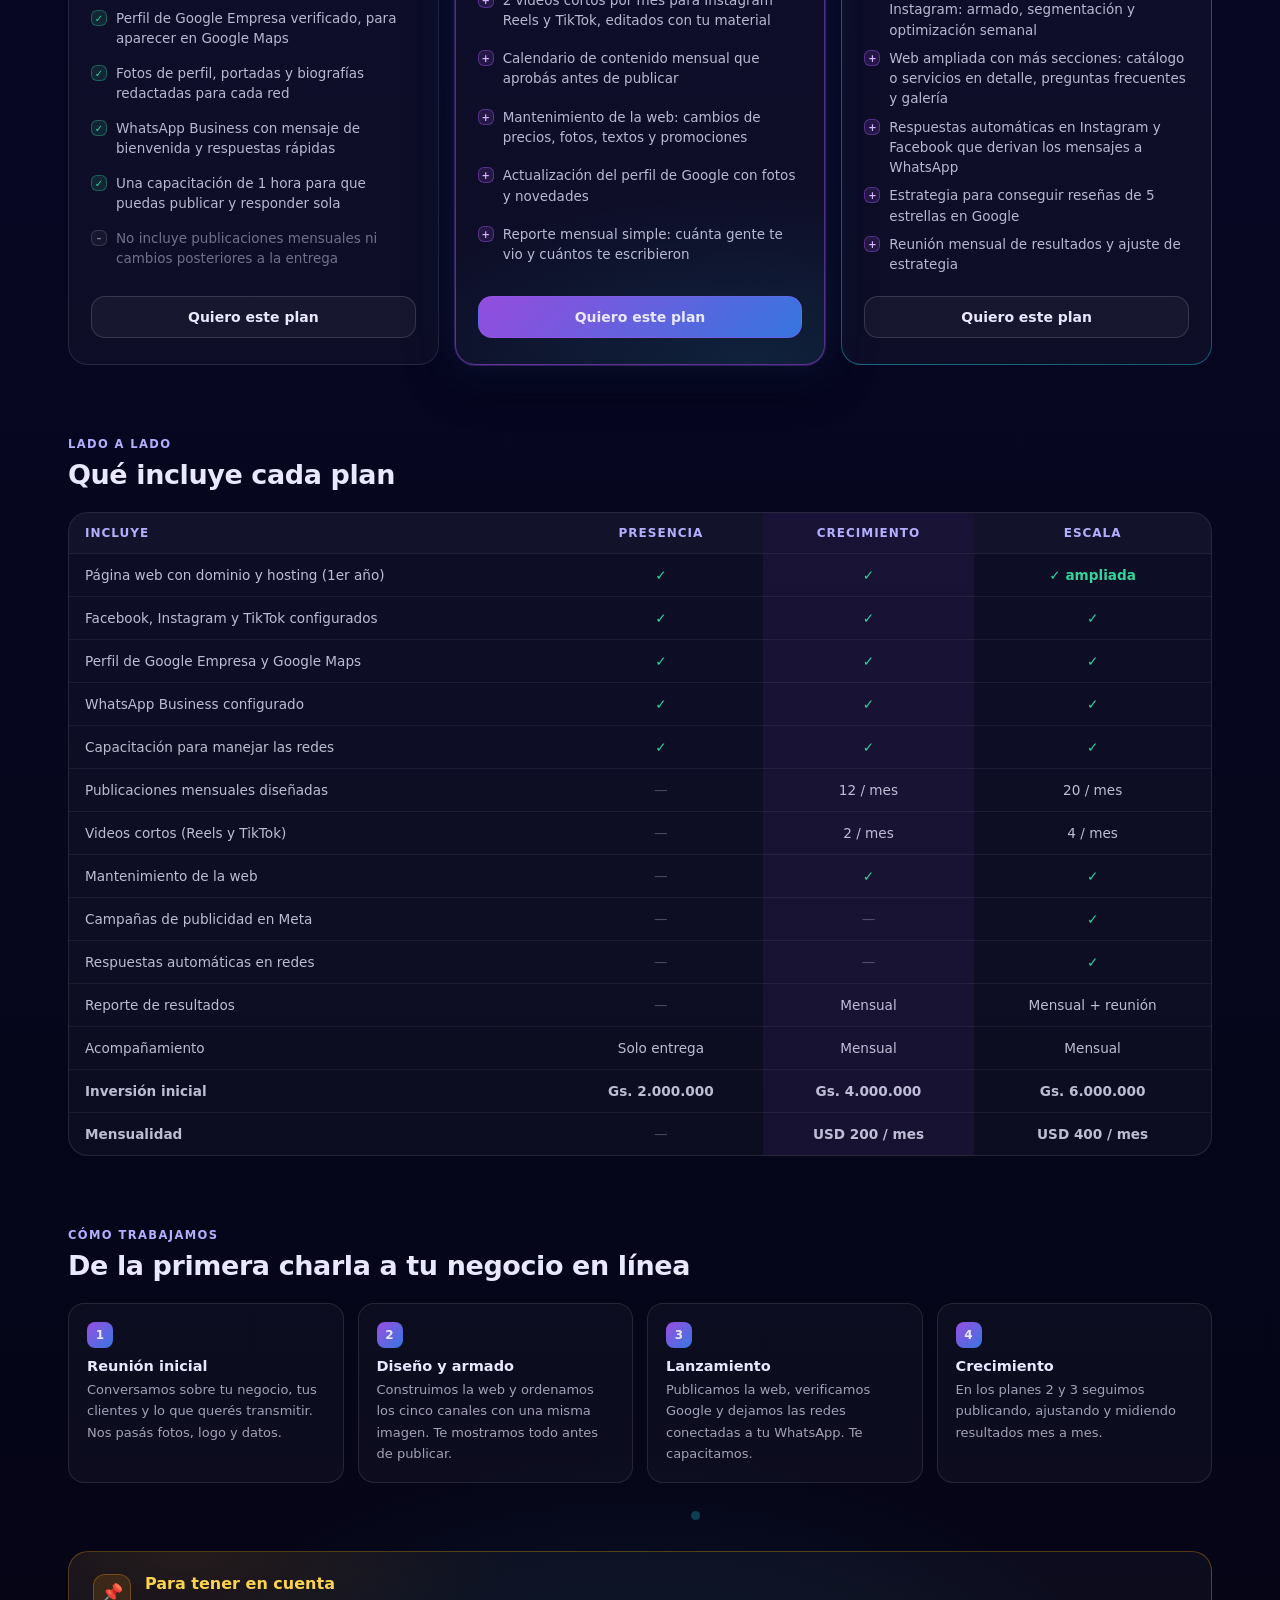
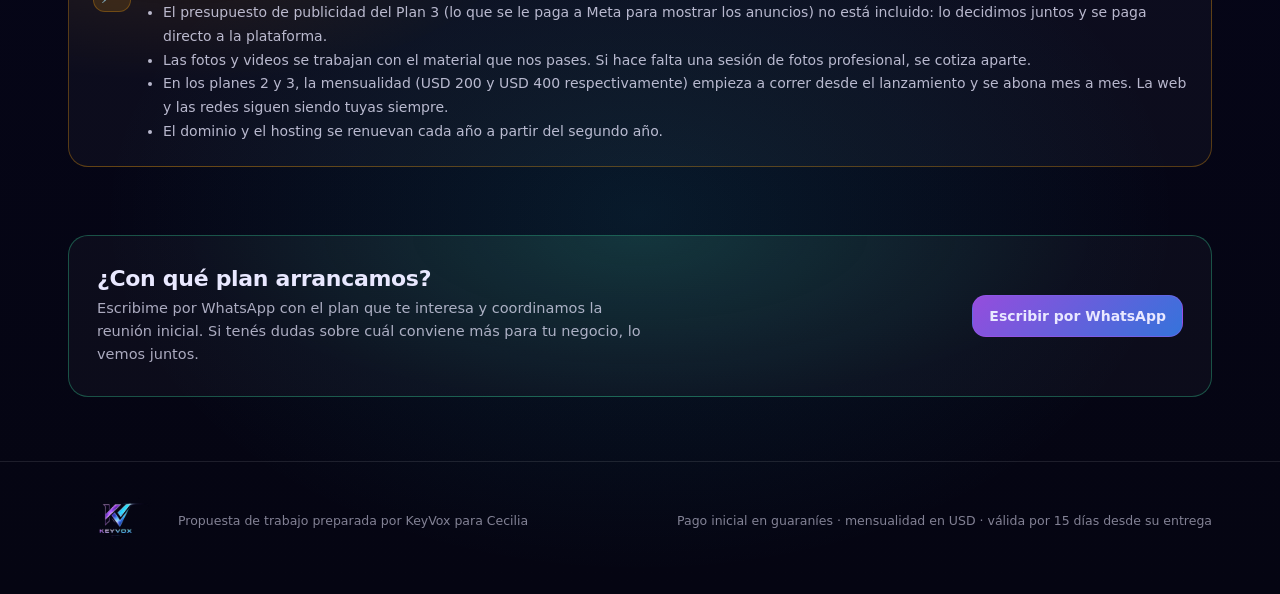
<file: propuestas/cecilia-htwx/index.html>
<!DOCTYPE html>
<html lang="es">
<head>
<meta charset="utf-8">
<meta name="viewport" content="width=device-width, initial-scale=1">
<meta name="color-scheme" content="dark">
<link rel="icon" type="image/png" href="[data-uri]">
<link rel="apple-touch-icon" href="[data-uri]">
<meta name="robots" content="noindex, nofollow, noarchive, nosnippet">
<meta name="googlebot" content="noindex, nofollow">
<meta name="referrer" content="no-referrer">
<title>KeyVox — Propuesta para Cecilia</title>
<style>
  :root{
    --bg:#060615; --text:#e9e8ff; --muted:#b3affe;
    --lila:#a855f7; --azul:#3b82f6; --cian:#22d3ee; --ok:#34d399; --warn:#f59e0b;
    --border:rgba(255,255,255,.10);
    --ring: 0 0 0 1px rgba(168,85,247,.25), 0 0 40px rgba(59,130,246,.16);
    --shadow: 0 12px 50px rgba(0,0,0,.45);
    --radius:20px; --max:1180px;
  }
  *{box-sizing:border-box}
  html{scroll-behavior:smooth}
  body{
    margin:0; font-family: ui-sans-serif, system-ui, -apple-system, "Segoe UI", Roboto, Arial, sans-serif;
    color:var(--text); background-color:var(--bg);
    background:
      radial-gradient(900px 500px at 15% 8%, rgba(168,85,247,.20), transparent 55%),
      radial-gradient(800px 500px at 85% 12%, rgba(59,130,246,.18), transparent 55%),
      radial-gradient(900px 600px at 50% 90%, rgba(34,211,238,.10), transparent 60%),
      linear-gradient(180deg, #050512 0%, #070726 35%, #050512 100%);
    overflow-x:hidden;
  }
  a{ color:inherit; text-decoration:none; }
  .wrap{ position:relative; z-index:1; }
  section{ max-width:var(--max); margin:0 auto; padding:34px 18px; scroll-margin-top:90px; }

  .nav{ position:sticky; top:0; z-index:50; backdrop-filter:blur(12px); background:rgba(6,6,21,.7); border-bottom:1px solid rgba(168,85,247,.18); }
  .nav-inner{ max-width:var(--max); margin:0 auto; display:flex; align-items:center; justify-content:space-between; padding:10px 18px; gap:14px; flex-wrap:wrap; }
  .brand{ display:flex; align-items:center; gap:10px; font-weight:800; }
  .nav-links{ display:flex; gap:4px; align-items:center; font-size:13.5px; color:rgba(233,232,255,.86); flex-wrap:wrap; }
  .nav-links a{ padding:8px 10px; border-radius:12px; transition:.2s ease; }
  .nav-links a:hover{ background:rgba(168,85,247,.10); color:#fff; }
  @media (max-width:720px){ .nav-links{ display:none; } }

  .btn{ display:inline-flex; align-items:center; justify-content:center; padding:12px 16px; border-radius:14px; font-weight:700; font-size:14px;
    border:1px solid rgba(255,255,255,.14); background:rgba(255,255,255,.06); transition:transform .15s ease, box-shadow .2s ease; cursor:pointer; white-space:nowrap; }
  .btn:hover{ transform:translateY(-1px); box-shadow:var(--shadow); }
  .btn-primary{ border:1px solid rgba(168,85,247,.35); background:linear-gradient(135deg, rgba(168,85,247,.88), rgba(59,130,246,.88)); }
  .btn-ghost{ background:rgba(255,255,255,.04); }

  header.hero{ max-width:var(--max); margin:0 auto; padding:56px 18px 20px; }
  .badge{ display:inline-flex; gap:10px; align-items:center; padding:8px 12px; border-radius:999px; border:1px solid rgba(168,85,247,.28);
    background:rgba(168,85,247,.08); color:rgba(233,232,255,.92); font-size:12.5px; width:fit-content; box-shadow:var(--ring); }
  .dot{ width:9px; height:9px; border-radius:99px; background:linear-gradient(180deg, var(--lila), var(--azul)); box-shadow:0 0 12px rgba(168,85,247,.6); }
  h1{ margin:16px 0 14px; font-size:clamp(30px, 4.4vw, 48px); line-height:1.08; letter-spacing:-1px; text-wrap:balance; max-width:22ch; }
  .grad{ background:linear-gradient(90deg, var(--lila), var(--azul), var(--cian)); -webkit-background-clip:text; background-clip:text; color:transparent; }
  .lead{ margin:0; color:rgba(233,232,255,.80); font-size:16.5px; line-height:1.7; max-width:66ch; }
  .hero-actions{ display:flex; gap:10px; flex-wrap:wrap; margin-top:24px; }

  .section-title{ margin-bottom:22px; }
  .eyebrow{ display:inline-block; font-size:11.5px; text-transform:uppercase; letter-spacing:1.4px; color:var(--muted); margin-bottom:8px; font-weight:700; }
  .section-title h2{ margin:0; font-size:27px; letter-spacing:-.4px; text-wrap:balance; }
  .section-title p{ margin:8px 0 0; color:rgba(233,232,255,.68); max-width:65ch; line-height:1.6; font-size:14.5px; }

  .icon{ width:38px; height:38px; border-radius:12px; display:grid; place-items:center; background:rgba(168,85,247,.12); border:1px solid rgba(168,85,247,.25); font-size:18px; flex:0 0 auto; }

  /* Canales */
  .channels{ display:grid; grid-template-columns:repeat(5,1fr); gap:12px; }
  @media (max-width:900px){ .channels{ grid-template-columns:repeat(2,1fr); } }
  .ch{ border-radius:16px; border:1px solid var(--border); background:rgba(255,255,255,.03); padding:16px; }
  .ch b{ display:block; margin:10px 0 4px; font-size:14.5px; }
  .ch span{ font-size:12.8px; color:rgba(233,232,255,.66); line-height:1.5; }

  /* Planes */
  .plans{ display:grid; grid-template-columns:repeat(3,1fr); gap:16px; align-items:stretch; }
  @media (max-width:960px){ .plans{ grid-template-columns:1fr; } }
  .plan{ position:relative; border-radius:var(--radius); border:1px solid var(--border); background:rgba(255,255,255,.03); padding:26px 22px; display:flex; flex-direction:column; }
  .plan.featured{ border:1px solid rgba(168,85,247,.45);
    background: radial-gradient(600px 260px at 20% 0%, rgba(168,85,247,.18), transparent 65%), radial-gradient(600px 260px at 80% 100%, rgba(34,211,238,.10), transparent 65%), rgba(255,255,255,.03);
    box-shadow:var(--ring), var(--shadow); }
  .plan.top{ border:1px solid rgba(34,211,238,.38);
    background: radial-gradient(600px 260px at 15% 0%, rgba(34,211,238,.12), transparent 65%), rgba(255,255,255,.03); }
  .ribbon{ position:absolute; top:-12px; left:22px; font-size:11px; font-weight:800; letter-spacing:.8px; text-transform:uppercase; padding:5px 11px; border-radius:999px;
    background:linear-gradient(135deg, var(--lila), var(--azul)); box-shadow:0 0 18px rgba(168,85,247,.5); }
  .tag{ display:inline-block; font-size:11px; padding:4px 10px; border-radius:999px; border:1px solid rgba(255,255,255,.18); color:rgba(233,232,255,.85); font-weight:700;
    text-transform:uppercase; letter-spacing:.6px; margin-bottom:12px; width:fit-content; }
  .plan h3{ margin:0 0 6px; font-size:22px; letter-spacing:-.4px; }
  .plan .for{ margin:0 0 18px; color:rgba(233,232,255,.66); font-size:13.6px; line-height:1.55; min-height:42px; }
  .price{ font-size:clamp(28px,3.4vw,36px); font-weight:800; letter-spacing:-1px; line-height:1; }
  .price .usd{ font-size:.4em; color:rgba(233,232,255,.55); font-weight:700; margin-left:6px; letter-spacing:0; }
  .per{ font-size:12.5px; color:rgba(233,232,255,.58); margin:8px 0 18px; line-height:1.5; }
  .plan ul{ margin:0; padding:0; list-style:none; display:grid; gap:8px; flex:1; }
  .plan li{ display:flex; gap:9px; color:rgba(233,232,255,.78); font-size:13.5px; line-height:1.5; }
  .plan li.head{ color:#fff; font-weight:700; margin-top:6px; }
  .plan li.no{ color:rgba(233,232,255,.45); }
  .check{ width:16px; height:16px; border-radius:6px; background:rgba(52,211,153,.12); border:1px solid rgba(52,211,153,.35); display:grid; place-items:center;
    flex:0 0 auto; margin-top:2px; color:var(--ok); font-weight:900; font-size:10px; }
  .x{ width:16px; height:16px; border-radius:6px; background:rgba(255,255,255,.04); border:1px solid rgba(255,255,255,.14); display:grid; place-items:center;
    flex:0 0 auto; margin-top:2px; color:rgba(233,232,255,.45); font-weight:900; font-size:10px; }
  .plus{ background:rgba(168,85,247,.14); border-color:rgba(168,85,247,.4); color:#d8b4fe; }
  .plan .btn{ margin-top:22px; width:100%; }

  /* Tabla comparativa */
  .table-wrap{ border-radius:var(--radius); border:1px solid var(--border); background:rgba(255,255,255,.03); overflow-x:auto; }
  table{ width:100%; border-collapse:collapse; min-width:620px; font-size:13.6px; }
  th, td{ padding:13px 16px; text-align:left; border-bottom:1px solid rgba(255,255,255,.06); }
  th{ font-size:12px; text-transform:uppercase; letter-spacing:1px; color:var(--muted); font-weight:800; background:rgba(255,255,255,.02); }
  td{ color:rgba(233,232,255,.80); }
  td.c, th.c{ text-align:center; }
  td.c.hl, th.c.hl{ background:rgba(168,85,247,.07); }
  tr:last-child td{ border-bottom:0; }
  .yes{ color:var(--ok); font-weight:900; }
  .no-t{ color:rgba(233,232,255,.3); }

  /* Pasos */
  .steps{ display:grid; grid-template-columns:repeat(4,1fr); gap:14px; }
  @media (max-width:900px){ .steps{ grid-template-columns:1fr 1fr; } }
  @media (max-width:520px){ .steps{ grid-template-columns:1fr; } }
  .step{ border-radius:16px; border:1px solid var(--border); background:rgba(255,255,255,.03); padding:18px; }
  .step .n{ display:inline-flex; align-items:center; justify-content:center; width:26px; height:26px; border-radius:8px; font-size:12px; font-weight:800;
    background:linear-gradient(135deg, rgba(168,85,247,.9), rgba(59,130,246,.9)); margin-bottom:10px; }
  .step b{ display:block; font-size:14.5px; margin-bottom:5px; }
  .step span{ font-size:13px; color:rgba(233,232,255,.68); line-height:1.55; }

  .note-box{ display:flex; gap:14px; align-items:flex-start; border-radius:var(--radius); border:1px solid rgba(245,158,11,.32);
    background:radial-gradient(500px 200px at 10% 0%, rgba(245,158,11,.10), transparent 65%), rgba(255,255,255,.03); padding:22px 24px; }
  .note-box strong{ color:#fcd34d; }
  .note-box p{ margin:6px 0 0; color:rgba(233,232,255,.78); font-size:14px; line-height:1.65; }
  .note-box ul{ margin:8px 0 0; padding-left:18px; color:rgba(233,232,255,.78); font-size:14px; line-height:1.7; }

  .cta{ border-radius:var(--radius); border:1px solid rgba(52,211,153,.35); padding:30px 28px;
    background:radial-gradient(700px 260px at 50% 0%, rgba(52,211,153,.12), transparent 65%), rgba(255,255,255,.03);
    display:flex; flex-wrap:wrap; gap:18px; align-items:center; justify-content:space-between; }
  .cta h3{ margin:0 0 6px; font-size:22px; letter-spacing:-.3px; }
  .cta p{ margin:0; color:rgba(233,232,255,.72); font-size:14.5px; line-height:1.6; max-width:60ch; }

  footer{ border-top:1px solid var(--border); margin-top:30px; }
  footer .inner{ max-width:var(--max); margin:0 auto; padding:26px 18px 42px; display:flex; flex-wrap:wrap; gap:14px; align-items:center; justify-content:space-between;
    color:rgba(233,232,255,.55); font-size:12.5px; }

  .float{ position:absolute; border-radius:999px; opacity:.6; animation:drift 9s ease-in-out infinite; pointer-events:none; }
  .f1{ width:10px; height:10px; background:rgba(168,85,247,.65); left:7%; top:22%; }
  .f2{ width:7px; height:7px; background:rgba(59,130,246,.55); left:88%; top:28%; animation-duration:11s; }
  .f3{ width:9px; height:9px; background:rgba(34,211,238,.45); left:54%; top:82%; animation-duration:13s; }
  @keyframes drift{ 0%,100%{ transform:translate(0,0) } 50%{ transform:translate(0,-12px) } }
  .logo-anim{ animation:logo-breathe 3.2s ease-in-out infinite; will-change:transform, filter; }
  @keyframes logo-breathe{
    0%,100%{ transform:scale(1); filter:drop-shadow(0 0 0 rgba(168,85,247,0)) drop-shadow(0 0 0 rgba(59,130,246,0)); }
    50%{ transform:scale(1.18); filter:drop-shadow(0 0 22px rgba(168,85,247,.9)) drop-shadow(0 0 44px rgba(59,130,246,.7)); }
  }
  @media (prefers-reduced-motion: reduce){ .logo-anim, .float{ animation:none; } }
  @media print{ .nav, .float{ display:none; } .logo-anim{ animation:none; } }
</style>
</head>
<body>
<div class="wrap">
  <div class="float f1"></div>
  <div class="float f2"></div>
  <div class="float f3"></div>

  <nav class="nav" aria-label="Navegación principal">
    <div class="nav-inner">
      <div class="brand">
        <a href="#top" style="display:flex;align-items:center;">
          <img src="[data-uri]" alt="KeyVox" class="logo-anim" style="height:70px;width:auto;">
        </a>
      </div>
      <div class="nav-links">
        <a href="#canales">Qué armamos</a>
        <a href="#planes">Planes</a>
        <a href="#comparar">Comparar</a>
        <a href="#como">Cómo trabajamos</a>
      </div>
      <a class="btn btn-primary" href="#seguimos">Elegir un plan</a>
    </div>
  </nav>

  <header class="hero" id="top">
    <div class="badge"><span class="dot"></span> Propuesta de trabajo · Cecilia</div>
    <h1>Tu negocio, visible <span class="grad">donde tus clientes ya están buscando.</span></h1>
    <p class="lead">
      Hoy la gente busca en Google, mira Instagram, pasa por Facebook y descubre en TikTok antes de
      escribir por WhatsApp. Esta propuesta arma esa presencia completa —web propia más tus cuatro
      canales— y te deja elegir hasta dónde querés que te acompañemos después: desde dejarte todo listo
      para que lo manejes vos, hasta que nos ocupemos del día a día para que el negocio crezca.
    </p>
    <div class="hero-actions">
      <a class="btn btn-primary" href="#planes">Ver los 3 planes</a>
      <a class="btn btn-ghost" href="#comparar">Comparar lado a lado</a>
    </div>
  </header>

  <section id="canales">
    <div class="section-title">
      <span class="eyebrow">La base, en los tres planes</span>
      <h2>Cinco lugares donde te van a encontrar</h2>
      <p>Todos los planes parten de lo mismo: una presencia profesional y coherente en los cinco canales, con la misma imagen y todo conectado al WhatsApp del negocio.</p>
    </div>
    <div class="channels">
      <div class="ch"><div class="icon">🌐</div><b>Página web</b><span>Tu casa propia en internet, con dominio y botón directo a WhatsApp.</span></div>
      <div class="ch"><div class="icon">📘</div><b>Facebook</b><span>Página de empresa con portada, datos, horarios y botón de contacto.</span></div>
      <div class="ch"><div class="icon">📸</div><b>Instagram</b><span>Perfil profesional con biografía, destacadas y enlace a la web.</span></div>
      <div class="ch"><div class="icon">🎵</div><b>TikTok</b><span>Cuenta de empresa lista para mostrar el negocio en video corto.</span></div>
      <div class="ch"><div class="icon">📍</div><b>Google</b><span>Perfil de empresa para aparecer en búsquedas y en Google Maps.</span></div>
    </div>
  </section>

  <section id="planes">
    <div class="section-title">
      <span class="eyebrow">Tres caminos para escalar</span>
      <h2>Elegí hasta dónde te acompañamos</h2>
      <p>El primer plan te deja todo funcionando con un único pago. Los otros dos suman una mensualidad de mantenimiento y gestión para que el negocio no solo esté en internet, sino que crezca ahí.</p>
    </div>

    <div class="plans">
      <!-- PLAN 1 -->
      <div class="plan">
        <span class="tag">Plan 1 · Presencia</span>
        <h3>Todo listo para arrancar</h3>
        <p class="for">Para tener una imagen profesional en todos los canales y manejarlos vos misma.</p>
        <div class="price">Gs. 2.000.000</div>
        <div class="per">Pago único · sin mantenimiento</div>
        <ul>
          <li><span class="check">✓</span> Página web profesional de una página, adaptada al celular, con tus servicios, fotos, ubicación y botón de WhatsApp</li>
          <li><span class="check">✓</span> Dominio propio y hosting incluidos el primer año</li>
          <li><span class="check">✓</span> Página de Facebook, perfil de Instagram y cuenta de TikTok creados o reordenados, con la misma identidad visual</li>
          <li><span class="check">✓</span> Perfil de Google Empresa verificado, para aparecer en Google Maps</li>
          <li><span class="check">✓</span> Fotos de perfil, portadas y biografías redactadas para cada red</li>
          <li><span class="check">✓</span> WhatsApp Business con mensaje de bienvenida y respuestas rápidas</li>
          <li><span class="check">✓</span> Una capacitación de 1 hora para que puedas publicar y responder sola</li>
          <li class="no"><span class="x">–</span> No incluye publicaciones mensuales ni cambios posteriores a la entrega</li>
        </ul>
        <a class="btn btn-ghost" href="https://wa.me/595971853291?text=Hola%20Pablo%2C%20me%20interesa%20el%20Plan%201%20%E2%80%94%20Presencia" target="_blank" rel="noopener">Quiero este plan</a>
      </div>

      <!-- PLAN 2 -->
      <div class="plan featured">
        <span class="ribbon">Recomendado</span>
        <span class="tag">Plan 2 · Crecimiento</span>
        <h3>Presencia + mantenimiento</h3>
        <p class="for">Para que tus redes estén siempre activas sin que tengas que ocuparte del día a día.</p>
        <div class="price">Gs. 4.000.000</div>
        <div class="per">Pago inicial · <b style="color:#fff">+ USD 200 / mes</b> de mantenimiento</div>
        <ul>
          <li><span class="check">✓</span> Todo lo del Plan 1</li>
          <li class="head">Más, cada mes:</li>
          <li><span class="check plus">+</span> 12 publicaciones por mes diseñadas y programadas en Facebook e Instagram (3 por semana)</li>
          <li><span class="check plus">+</span> 2 videos cortos por mes para Instagram Reels y TikTok, editados con tu material</li>
          <li><span class="check plus">+</span> Calendario de contenido mensual que aprobás antes de publicar</li>
          <li><span class="check plus">+</span> Mantenimiento de la web: cambios de precios, fotos, textos y promociones</li>
          <li><span class="check plus">+</span> Actualización del perfil de Google con fotos y novedades</li>
          <li><span class="check plus">+</span> Reporte mensual simple: cuánta gente te vio y cuántos te escribieron</li>
        </ul>
        <a class="btn btn-primary" href="https://wa.me/595971853291?text=Hola%20Pablo%2C%20me%20interesa%20el%20Plan%202%20%E2%80%94%20Crecimiento" target="_blank" rel="noopener">Quiero este plan</a>
      </div>

      <!-- PLAN 3 -->
      <div class="plan top">
        <span class="tag">Plan 3 · Escala</span>
        <h3>Gestión completa para vender más</h3>
        <p class="for">Para salir a buscar clientes nuevos con publicidad y tener una atención que no se pierde ningún mensaje.</p>
        <div class="price">Gs. 6.000.000</div>
        <div class="per">Pago inicial · <b style="color:#fff">+ USD 400 / mes</b> de gestión completa</div>
        <ul>
          <li><span class="check">✓</span> Todo lo del Plan 2</li>
          <li class="head">Más, cada mes:</li>
          <li><span class="check plus">+</span> 20 publicaciones y 4 videos cortos por mes en lugar de 12 y 2</li>
          <li><span class="check plus">+</span> Campañas de publicidad en Facebook e Instagram: armado, segmentación y optimización semanal</li>
          <li><span class="check plus">+</span> Web ampliada con más secciones: catálogo o servicios en detalle, preguntas frecuentes y galería</li>
          <li><span class="check plus">+</span> Respuestas automáticas en Instagram y Facebook que derivan los mensajes a WhatsApp</li>
          <li><span class="check plus">+</span> Estrategia para conseguir reseñas de 5 estrellas en Google</li>
          <li><span class="check plus">+</span> Reunión mensual de resultados y ajuste de estrategia</li>
        </ul>
        <a class="btn btn-ghost" href="https://wa.me/595971853291?text=Hola%20Pablo%2C%20me%20interesa%20el%20Plan%203%20%E2%80%94%20Escala" target="_blank" rel="noopener">Quiero este plan</a>
      </div>
    </div>
  </section>

  <section id="comparar">
    <div class="section-title">
      <span class="eyebrow">Lado a lado</span>
      <h2>Qué incluye cada plan</h2>
    </div>
    <div class="table-wrap">
      <table>
        <thead>
          <tr><th>Incluye</th><th class="c">Presencia</th><th class="c hl">Crecimiento</th><th class="c">Escala</th></tr>
        </thead>
        <tbody>
          <tr><td>Página web con dominio y hosting (1er año)</td><td class="c yes">✓</td><td class="c hl yes">✓</td><td class="c yes">✓ ampliada</td></tr>
          <tr><td>Facebook, Instagram y TikTok configurados</td><td class="c yes">✓</td><td class="c hl yes">✓</td><td class="c yes">✓</td></tr>
          <tr><td>Perfil de Google Empresa y Google Maps</td><td class="c yes">✓</td><td class="c hl yes">✓</td><td class="c yes">✓</td></tr>
          <tr><td>WhatsApp Business configurado</td><td class="c yes">✓</td><td class="c hl yes">✓</td><td class="c yes">✓</td></tr>
          <tr><td>Capacitación para manejar las redes</td><td class="c yes">✓</td><td class="c hl yes">✓</td><td class="c yes">✓</td></tr>
          <tr><td>Publicaciones mensuales diseñadas</td><td class="c no-t">—</td><td class="c hl">12 / mes</td><td class="c">20 / mes</td></tr>
          <tr><td>Videos cortos (Reels y TikTok)</td><td class="c no-t">—</td><td class="c hl">2 / mes</td><td class="c">4 / mes</td></tr>
          <tr><td>Mantenimiento de la web</td><td class="c no-t">—</td><td class="c hl yes">✓</td><td class="c yes">✓</td></tr>
          <tr><td>Campañas de publicidad en Meta</td><td class="c no-t">—</td><td class="c hl no-t">—</td><td class="c yes">✓</td></tr>
          <tr><td>Respuestas automáticas en redes</td><td class="c no-t">—</td><td class="c hl no-t">—</td><td class="c yes">✓</td></tr>
          <tr><td>Reporte de resultados</td><td class="c no-t">—</td><td class="c hl">Mensual</td><td class="c">Mensual + reunión</td></tr>
          <tr><td>Acompañamiento</td><td class="c">Solo entrega</td><td class="c hl">Mensual</td><td class="c">Mensual</td></tr>
          <tr><td><b>Inversión inicial</b></td><td class="c"><b>Gs. 2.000.000</b></td><td class="c hl"><b>Gs. 4.000.000</b></td><td class="c"><b>Gs. 6.000.000</b></td></tr>
          <tr><td><b>Mensualidad</b></td><td class="c no-t">—</td><td class="c hl"><b>USD 200 / mes</b></td><td class="c"><b>USD 400 / mes</b></td></tr>
        </tbody>
      </table>
    </div>
  </section>

  <section id="como">
    <div class="section-title">
      <span class="eyebrow">Cómo trabajamos</span>
      <h2>De la primera charla a tu negocio en línea</h2>
    </div>
    <div class="steps">
      <div class="step"><div class="n">1</div><b>Reunión inicial</b><span>Conversamos sobre tu negocio, tus clientes y lo que querés transmitir. Nos pasás fotos, logo y datos.</span></div>
      <div class="step"><div class="n">2</div><b>Diseño y armado</b><span>Construimos la web y ordenamos los cinco canales con una misma imagen. Te mostramos todo antes de publicar.</span></div>
      <div class="step"><div class="n">3</div><b>Lanzamiento</b><span>Publicamos la web, verificamos Google y dejamos las redes conectadas a tu WhatsApp. Te capacitamos.</span></div>
      <div class="step"><div class="n">4</div><b>Crecimiento</b><span>En los planes 2 y 3 seguimos publicando, ajustando y midiendo resultados mes a mes.</span></div>
    </div>
  </section>

  <section>
    <div class="note-box">
      <div class="icon" style="background:rgba(245,158,11,.14);border-color:rgba(245,158,11,.3);">📌</div>
      <div>
        <strong>Para tener en cuenta</strong>
        <ul>
          <li>El presupuesto de publicidad del Plan 3 (lo que se le paga a Meta para mostrar los anuncios) no está incluido: lo decidimos juntos y se paga directo a la plataforma.</li>
          <li>Las fotos y videos se trabajan con el material que nos pases. Si hace falta una sesión de fotos profesional, se cotiza aparte.</li>
          <li>En los planes 2 y 3, la mensualidad (USD 200 y USD 400 respectivamente) empieza a correr desde el lanzamiento y se abona mes a mes. La web y las redes siguen siendo tuyas siempre.</li>
          <li>El dominio y el hosting se renuevan cada año a partir del segundo año.</li>
        </ul>
      </div>
    </div>
  </section>

  <section id="seguimos">
    <div class="cta">
      <div>
        <h3>¿Con qué plan arrancamos?</h3>
        <p>Escribime por WhatsApp con el plan que te interesa y coordinamos la reunión inicial. Si tenés dudas sobre cuál conviene más para tu negocio, lo vemos juntos.</p>
      </div>
      <a class="btn btn-primary" href="https://wa.me/595971853291?text=Hola%20Pablo%2C%20vi%20la%20propuesta%20de%20KeyVox" target="_blank" rel="noopener">Escribir por WhatsApp</a>
    </div>
  </section>

  <footer>
    <div class="inner">
      <div style="display:flex; align-items:center; gap:14px; flex-wrap:wrap;">
        <img src="[data-uri]" alt="KeyVox" class="logo-anim" style="height:64px;width:auto;">
        <span>Propuesta de trabajo preparada por KeyVox para Cecilia</span>
      </div>
      <div>Pago inicial en guaraníes · mensualidad en USD · válida por 15 días desde su entrega</div>
    </div>
  </footer>
</div>
</body>
</html>
</file>
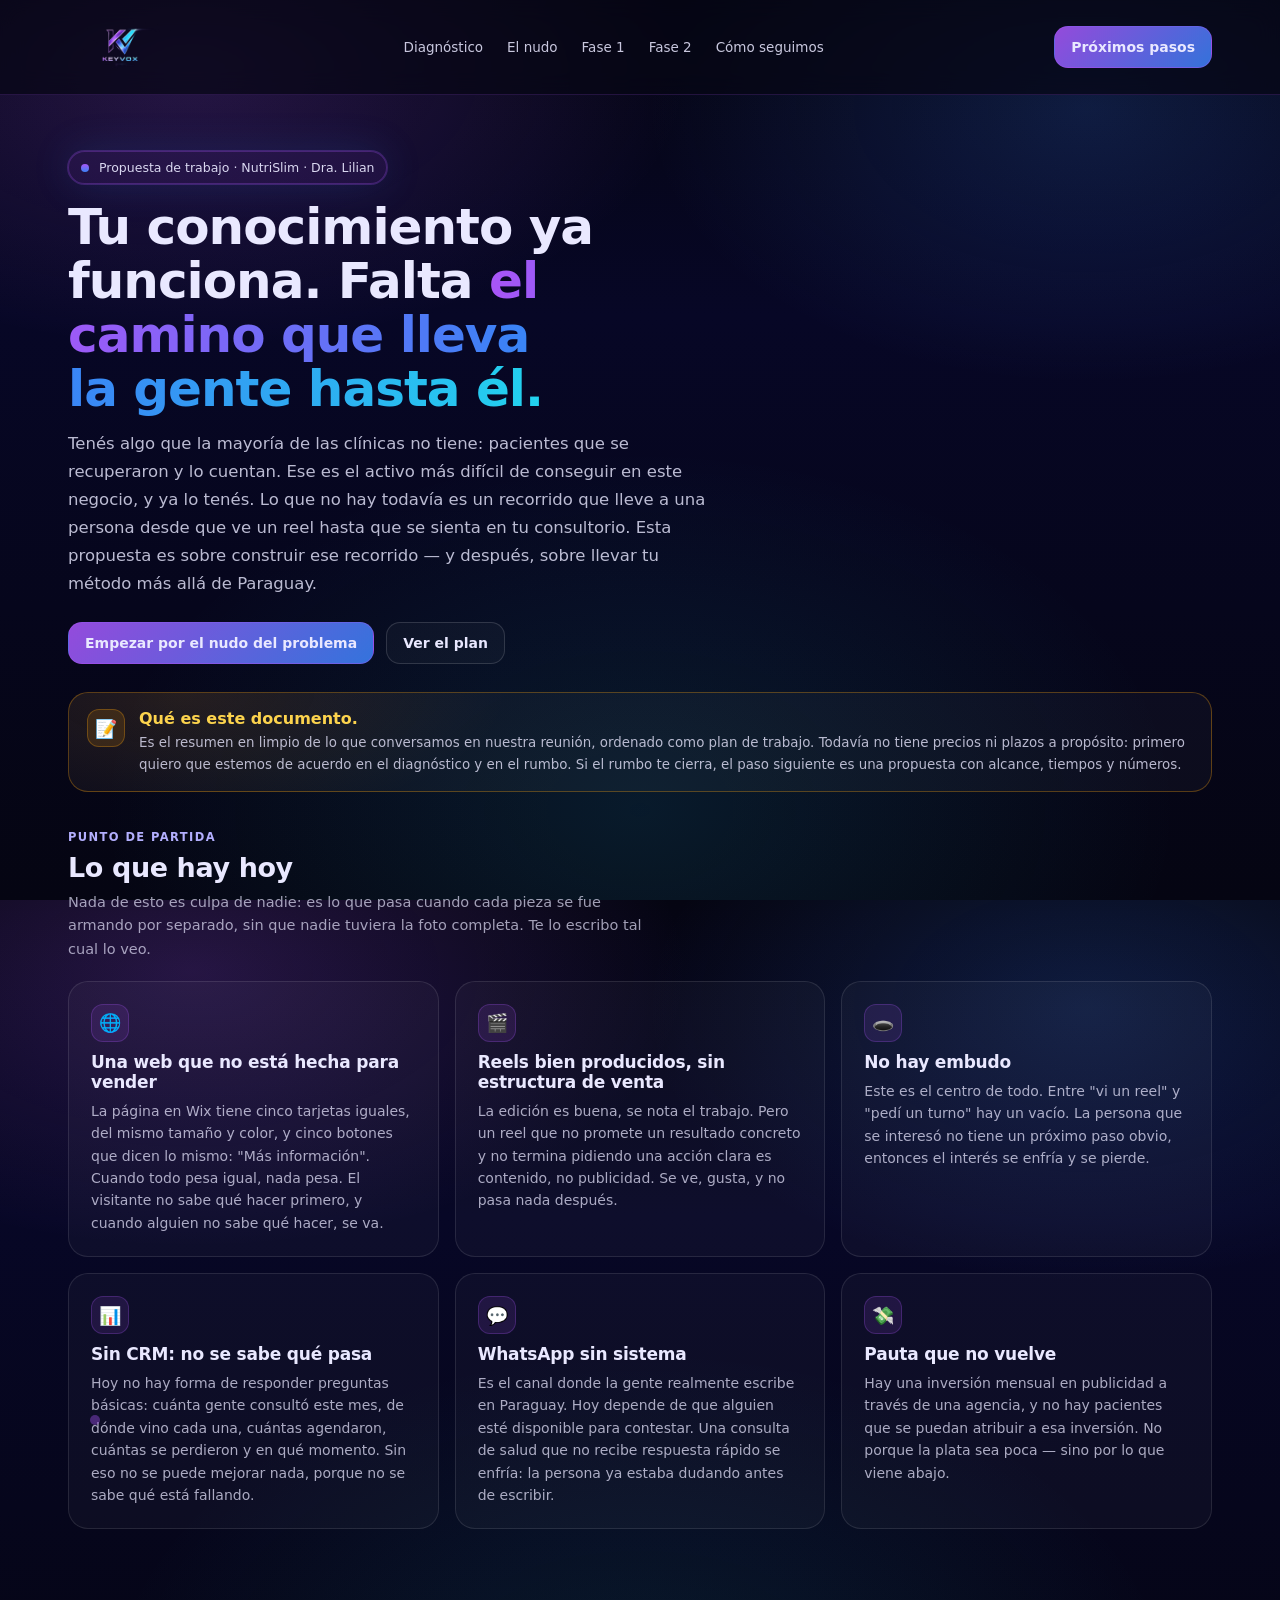
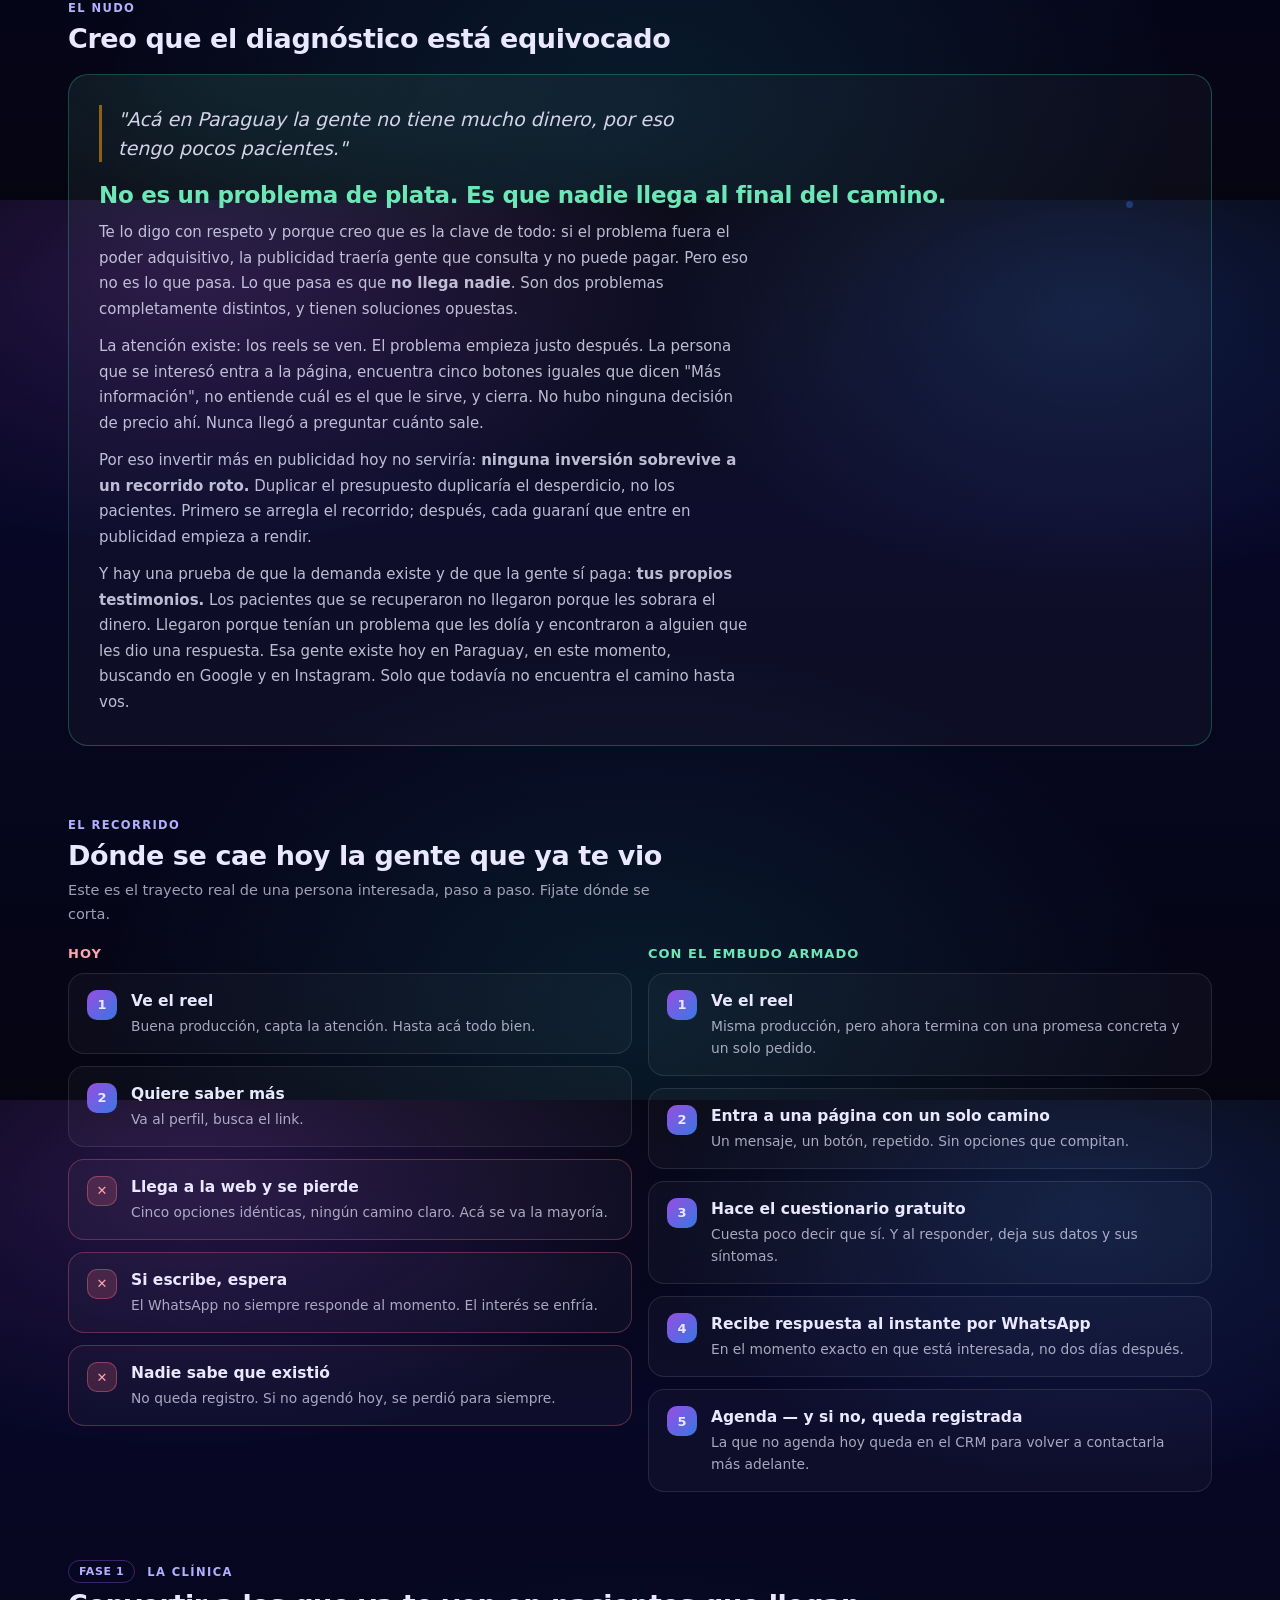
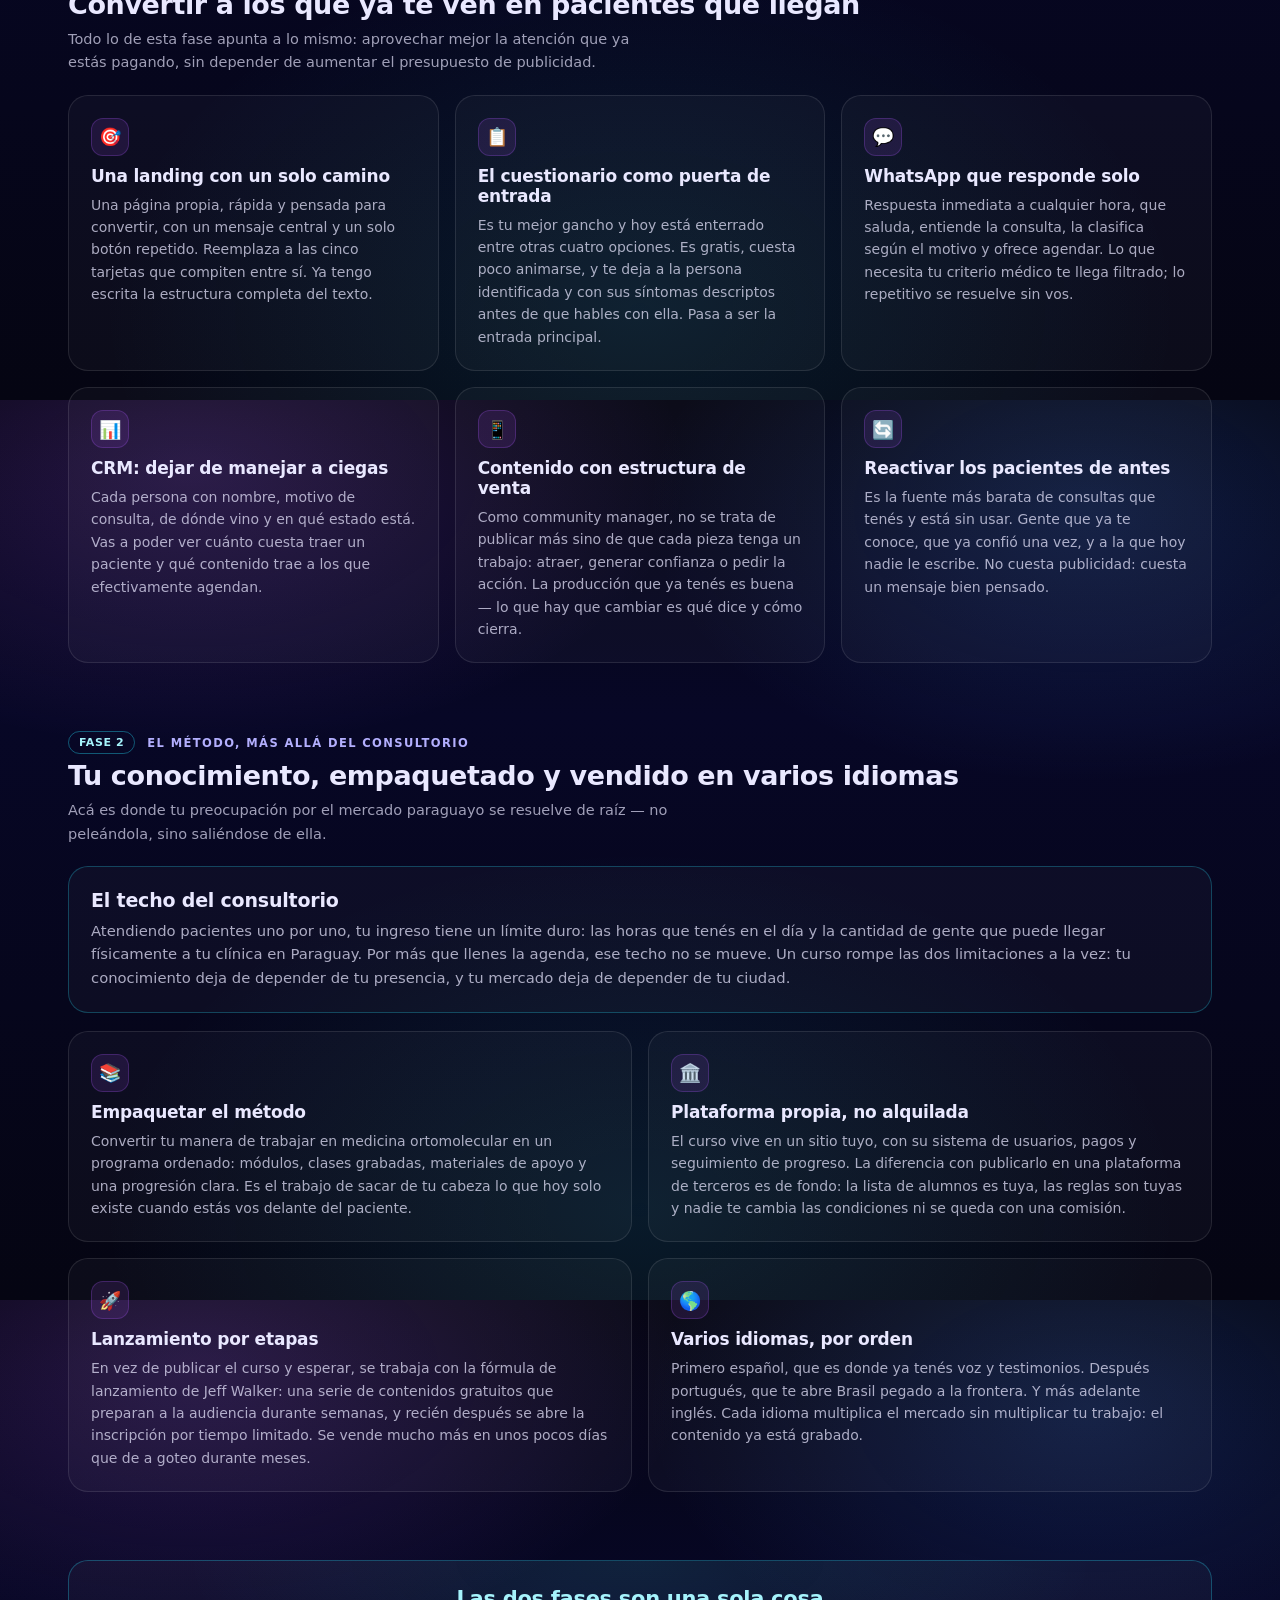
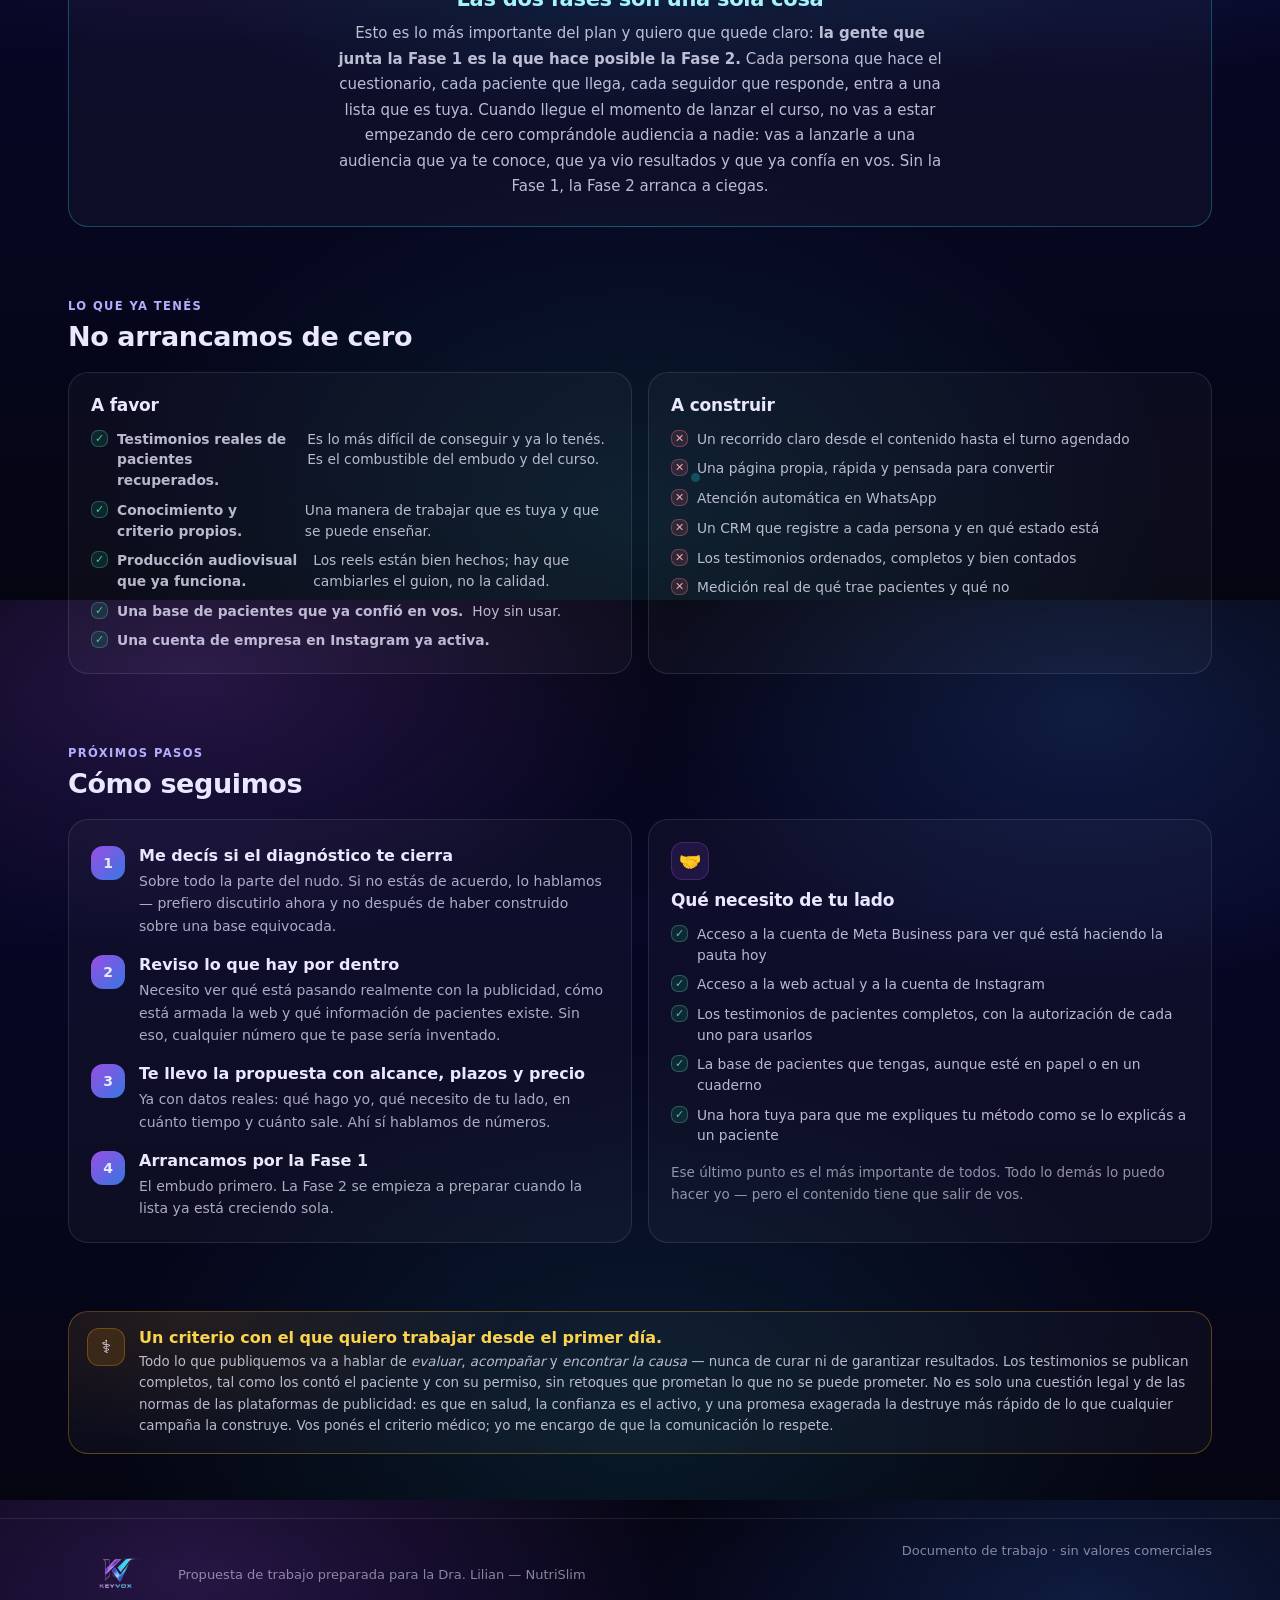
<file: propuestas/nutrislim-k29d/index.html>
<!DOCTYPE html>
<html lang="es">
<head>
<meta charset="utf-8">
<meta name="viewport" content="width=device-width, initial-scale=1">
<meta name="color-scheme" content="dark">
<link rel="icon" type="image/png" href="[data-uri]">
<link rel="apple-touch-icon" href="[data-uri]">
<meta name="robots" content="noindex, nofollow, noarchive, nosnippet">
<meta name="googlebot" content="noindex, nofollow">
<meta name="referrer" content="no-referrer">
<title>KeyVox — Propuesta de trabajo para NutriSlim</title>
<meta name="description" content="Propuesta de reestructuración comercial para la clínica NutriSlim: embudo de captación de pacientes y lanzamiento internacional del método de la Dra. Lilian.">
<style>
  :root{
    --bg:#060615;
    --card:#0d0d24;
    --text:#e9e8ff;
    --muted:#b3affe;
    --lila:#a855f7;
    --azul:#3b82f6;
    --cian:#22d3ee;
    --ok:#34d399;
    --warn:#f59e0b;
    --danger:#fb7185;
    --border:rgba(255,255,255,.10);
    --ring: 0 0 0 1px rgba(168,85,247,.25), 0 0 40px rgba(59,130,246,.16);
    --shadow: 0 12px 50px rgba(0,0,0,.45);
    --radius: 20px;
    --max: 1180px;
    --mono: ui-monospace, SFMono-Regular, Menlo, Consolas, monospace;
  }

  *{box-sizing:border-box}
  html,body{height:100%}

  body{
    margin:0;
    font-family: ui-sans-serif, system-ui, -apple-system, "Segoe UI", Roboto, Arial, sans-serif;
    color:var(--text);
    background:
      radial-gradient(900px 500px at 15% 8%, rgba(168,85,247,.20), transparent 55%),
      radial-gradient(800px 500px at 85% 12%, rgba(59,130,246,.18), transparent 55%),
      radial-gradient(900px 600px at 50% 90%, rgba(34,211,238,.10), transparent 60%),
      linear-gradient(180deg, #050512 0%, #070726 35%, #050512 100%);
    overflow-x:hidden;
  }

  a{ color:inherit; text-decoration:none; }
  .wrap{ position:relative; z-index:1; }
  section{ max-width:var(--max); margin:0 auto; padding:34px 18px; }

  .nav{
    position:sticky; top:0; z-index:50;
    backdrop-filter: blur(12px);
    background: rgba(6,6,21,.7);
    border-bottom:1px solid rgba(168,85,247,.18);
  }
  .nav-inner{
    max-width:var(--max); margin:0 auto;
    display:flex; align-items:center; justify-content:space-between;
    padding:12px 18px; gap:14px; flex-wrap:wrap;
  }
  .brand{ display:flex; align-items:center; gap:10px; font-weight:800; letter-spacing:-.3px; }
  .nav-links{ display:flex; gap:4px; align-items:center; font-size:13.5px; color:rgba(233,232,255,.86); flex-wrap:wrap; }
  .nav-links a{ padding:8px 10px; border-radius:12px; transition:.2s ease; }
  .nav-links a:hover{ background: rgba(168,85,247,.10); color:#fff; }

  .btn{
    display:inline-flex; align-items:center; justify-content:center;
    padding:12px 16px; border-radius:14px; font-weight:700; font-size:14px;
    border:1px solid rgba(255,255,255,.14); background: rgba(255,255,255,.06);
    transition: transform .15s ease, box-shadow .2s ease;
    cursor:pointer; white-space:nowrap;
  }
  .btn:hover{ transform: translateY(-1px); box-shadow: var(--shadow); }
  .btn-primary{
    border:1px solid rgba(168,85,247,.35);
    background: linear-gradient(135deg, rgba(168,85,247,.88), rgba(59,130,246,.88));
  }
  .btn-ghost{ background: rgba(255,255,255,.03); }

  header.hero{ max-width:var(--max); margin:0 auto; padding:56px 18px 20px; }
  .badge{
    display:inline-flex; gap:10px; align-items:center; padding:8px 12px;
    border-radius:999px; border:1px solid rgba(168,85,247,.28);
    background: rgba(168,85,247,.08); color: rgba(233,232,255,.92);
    font-size:12.5px; width:fit-content; box-shadow: var(--ring);
  }
  .dot{ width:8px; height:8px; border-radius:99px; background: linear-gradient(180deg, var(--lila), var(--azul)); }
  h1{ margin:16px 0 14px; font-size: clamp(30px, 4.4vw, 50px); line-height:1.08; letter-spacing:-1px; text-wrap:balance; max-width:20ch; }
  .grad{
    background: linear-gradient(90deg, rgba(168,85,247,1), rgba(59,130,246,1), rgba(34,211,238,1));
    -webkit-background-clip:text; background-clip:text; color:transparent;
  }
  .lead{ margin:0; color: rgba(233,232,255,.80); font-size:16.5px; line-height:1.7; max-width:62ch; }
  .hero-actions{ display:flex; gap:12px; flex-wrap:wrap; margin-top:24px; }

  .card{
    border-radius: var(--radius);
    border:1px solid var(--border);
    background: rgba(255,255,255,.03);
    padding:22px;
  }
  .card h3{ margin:10px 0 8px; font-size:17px; letter-spacing:-.2px; }
  .card p{ margin:0; color: rgba(233,232,255,.72); font-size:14px; line-height:1.6; }
  .icon{
    width:38px; height:38px; border-radius:12px; display:grid; place-items:center;
    background: rgba(168,85,247,.12); border:1px solid rgba(168,85,247,.25); font-size:18px;
  }

  .grid{ display:grid; gap:16px; }
  .grid-2{ grid-template-columns: repeat(2, 1fr); }
  .grid-3{ grid-template-columns: repeat(3, 1fr); }

  .section-title{ margin-bottom:20px; }
  .eyebrow{
    display:inline-block; font-size:11.5px; text-transform:uppercase; letter-spacing:1.4px;
    color:var(--muted); margin-bottom:8px; font-weight:700;
  }
  .section-title h2{ margin:0; font-size:27px; letter-spacing:-.4px; text-wrap:balance; }
  .section-title p{ margin:8px 0 0; color: rgba(233,232,255,.68); max-width:65ch; line-height:1.6; font-size:14.5px; }

  .note-box{
    display:flex; gap:14px; align-items:flex-start;
    border-radius: var(--radius); border:1px solid rgba(245,158,11,.32);
    background: radial-gradient(500px 200px at 10% 0%, rgba(245,158,11,.10), transparent 65%), rgba(255,255,255,.03);
    padding:16px 18px; margin:0 auto; max-width:var(--max);
  }
  .note-box .icon{ background: rgba(245,158,11,.14); border-color: rgba(245,158,11,.3); flex:0 0 auto; }
  .note-box strong{ color:#fcd34d; }
  .note-box p{ margin:4px 0 0; color: rgba(233,232,255,.78); font-size:13.4px; line-height:1.6; }

  /* Bloque de reencuadre */
  .reframe{
    border-radius: var(--radius);
    border:1px solid rgba(52,211,153,.3);
    background:
      radial-gradient(700px 300px at 15% 0%, rgba(52,211,153,.10), transparent 65%),
      rgba(255,255,255,.03);
    padding:30px;
  }
  .reframe .quote{
    font-size:19px; line-height:1.5; color:rgba(233,232,255,.9);
    border-left:3px solid rgba(245,158,11,.55); padding-left:16px; margin:0 0 20px;
    font-style:italic; max-width:52ch;
  }
  .reframe h3{ margin:0 0 12px; font-size:23px; letter-spacing:-.3px; color:#6ee7b7; }
  .reframe p{ color:rgba(233,232,255,.8); font-size:15px; line-height:1.7; margin:0 0 12px; max-width:68ch; }
  .reframe p:last-child{ margin-bottom:0; }

  .flow{ display:grid; gap:12px; }
  .flow-step{
    display:flex; gap:14px; align-items:flex-start;
    border-radius:16px; border:1px solid var(--border);
    background: rgba(255,255,255,.03); padding:16px 18px;
  }
  .flow-step .n{
    flex:0 0 auto; width:30px; height:30px; border-radius:10px;
    background: linear-gradient(135deg, rgba(168,85,247,.9), rgba(59,130,246,.9));
    display:grid; place-items:center; font-weight:800; font-size:13px;
  }
  .flow-step h4{ margin:2px 0 5px; font-size:15.5px; }
  .flow-step p{ margin:0; color:rgba(233,232,255,.7); font-size:13.8px; line-height:1.6; }

  .broken{ border-color:rgba(251,113,133,.3); }
  .broken .n{ background: rgba(251,113,133,.18); border:1px solid rgba(251,113,133,.4); color:#fda4af; }

  .list{ margin:14px 0 0; padding:0; list-style:none; display:grid; gap:9px; }
  .list li{ display:flex; gap:9px; color:rgba(233,232,255,.78); font-size:13.8px; line-height:1.5; }
  .check{
    width:17px; height:17px; border-radius:7px; background: rgba(52,211,153,.12);
    border:1px solid rgba(52,211,153,.35); display:grid; place-items:center; flex:0 0 auto;
    margin-top:1px; color:var(--ok); font-weight:900; font-size:11px;
  }
  .cross{
    width:17px; height:17px; border-radius:7px; background: rgba(251,113,133,.12);
    border:1px solid rgba(251,113,133,.35); display:grid; place-items:center; flex:0 0 auto;
    margin-top:1px; color:#fda4af; font-weight:900; font-size:11px;
  }

  .tag{
    display:inline-block; font-size:11px; padding:4px 10px; border-radius:999px;
    border:1px solid rgba(168,85,247,.35); color:var(--muted); font-weight:700;
    text-transform:uppercase; letter-spacing:.6px;
  }
  .tag.fase2{ border-color:rgba(34,211,238,.4); color:#a5f3fc; }

  .phase-head{
    display:flex; align-items:center; gap:12px; flex-wrap:wrap; margin-bottom:6px;
  }

  .bridge{
    border-radius:var(--radius); border:1px solid rgba(34,211,238,.3);
    background: radial-gradient(700px 260px at 50% 0%, rgba(34,211,238,.10), transparent 65%), rgba(255,255,255,.03);
    padding:26px; text-align:center;
  }
  .bridge h3{ margin:0 0 10px; font-size:21px; color:#a5f3fc; letter-spacing:-.3px; }
  .bridge p{ margin:0 auto; color:rgba(233,232,255,.8); font-size:15px; line-height:1.7; max-width:64ch; }

  .steps{ counter-reset: step; }
  .step{ position:relative; padding-left:48px; min-height:40px; }
  .step + .step{ margin-top:18px; }
  .step::before{
    counter-increment: step; content: counter(step);
    position:absolute; left:0; top:0; width:34px; height:34px; border-radius:12px;
    background: linear-gradient(135deg, rgba(168,85,247,.9), rgba(59,130,246,.9));
    display:grid; place-items:center; font-weight:800; font-size:14px;
  }
  .step h4{ margin:4px 0 5px; font-size:16px; }
  .step p{ margin:0; color:rgba(233,232,255,.72); font-size:14px; line-height:1.6; }

  footer{ border-top:1px solid var(--border); margin-top:30px; }
  footer .inner{
    max-width:var(--max); margin:0 auto; padding:24px 18px;
    display:flex; justify-content:space-between; gap:14px; flex-wrap:wrap;
    color:rgba(233,232,255,.55); font-size:13px;
  }

  @media (max-width: 900px){
    .grid-2, .grid-3{ grid-template-columns:1fr; }
    h1{ max-width:none; }
    .reframe{ padding:22px; }
  }

  /* ── luces flotantes y logo animado (mismo sistema que keyvox) ── */
  .float{
    position:absolute; border-radius:999px; opacity:.6;
    animation: drift 9s ease-in-out infinite; pointer-events:none;
  }
  .f1{ width:10px; height:10px; background: rgba(168,85,247,.65); left:7%;  top:22%; }
  .f2{ width:7px;  height:7px;  background: rgba(59,130,246,.55); left:88%; top:28%; animation-duration:11s; }
  .f3{ width:9px;  height:9px;  background: rgba(34,211,238,.45); left:54%; top:82%; animation-duration:13s; }
  @keyframes drift{
    0%,100%{ transform: translate(0,0) }
    50%{ transform: translate(0,-12px) }
  }

  .logo-anim{ animation: logo-breathe 3.2s ease-in-out infinite; will-change: transform, filter; }
  @keyframes logo-breathe{
    0%,100%{
      transform: scale(1);
      filter: drop-shadow(0 0 0 rgba(168,85,247,0)) drop-shadow(0 0 0 rgba(59,130,246,0));
    }
    50%{
      transform: scale(1.18);
      filter: drop-shadow(0 0 22px rgba(168,85,247,.9)) drop-shadow(0 0 44px rgba(59,130,246,.7));
    }
  }
  @media (prefers-reduced-motion: reduce){
    .logo-anim{ animation:none; }
    .float{ animation:none; }
  }
</style>
</head>
<body>

<div class="wrap">
  <div class="float f1"></div>
  <div class="float f2"></div>
  <div class="float f3"></div>


  <nav class="nav" aria-label="Navegación principal">
    <div class="nav-inner">
      <div class="brand">
        <a href="#top" style="display:flex;align-items:center;">
          <img src="[data-uri]" alt="KeyVox" class="logo-anim" style="height:70px;width:auto;">
        </a>
      </div>
      <div class="nav-links">
        <a href="#diagnostico">Diagnóstico</a>
        <a href="#reencuadre">El nudo</a>
        <a href="#fase1">Fase 1</a>
        <a href="#fase2">Fase 2</a>
        <a href="#seguimos">Cómo seguimos</a>
      </div>
      <a class="btn btn-primary" href="#seguimos">Próximos pasos</a>
    </div>
  </nav>

  <header class="hero" id="top">
    <div class="badge">
      <span class="dot"></span>
      Propuesta de trabajo · NutriSlim · Dra. Lilian
    </div>

    <h1>Tu conocimiento ya funciona. Falta <span class="grad">el camino que lleva la gente hasta él.</span></h1>

    <p class="lead">
      Tenés algo que la mayoría de las clínicas no tiene: pacientes que se recuperaron y lo cuentan.
      Ese es el activo más difícil de conseguir en este negocio, y ya lo tenés. Lo que no hay todavía
      es un recorrido que lleve a una persona desde que ve un reel hasta que se sienta en tu consultorio.
      Esta propuesta es sobre construir ese recorrido — y después, sobre llevar tu método más allá
      de Paraguay.
    </p>

    <div class="hero-actions">
      <a class="btn btn-primary" href="#reencuadre">Empezar por el nudo del problema</a>
      <a class="btn btn-ghost" href="#fase1">Ver el plan</a>
    </div>
  </header>

  <div style="max-width:var(--max); margin:0 auto; padding:8px 18px 0;">
    <div class="note-box">
      <div class="icon">📝</div>
      <div>
        <strong>Qué es este documento.</strong>
        <p>Es el resumen en limpio de lo que conversamos en nuestra reunión, ordenado como plan de trabajo.
        Todavía no tiene precios ni plazos a propósito: primero quiero que estemos de acuerdo en el
        diagnóstico y en el rumbo. Si el rumbo te cierra, el paso siguiente es una propuesta con
        alcance, tiempos y números.</p>
      </div>
    </div>
  </div>

  <!-- DIAGNOSTICO -->
  <section id="diagnostico">
    <div class="section-title">
      <span class="eyebrow">Punto de partida</span>
      <h2>Lo que hay hoy</h2>
      <p>Nada de esto es culpa de nadie: es lo que pasa cuando cada pieza se fue armando por separado,
      sin que nadie tuviera la foto completa. Te lo escribo tal cual lo veo.</p>
    </div>

    <div class="grid grid-3">
      <div class="card">
        <div class="icon">🌐</div>
        <h3>Una web que no está hecha para vender</h3>
        <p>La página en Wix tiene cinco tarjetas iguales, del mismo tamaño y color, y cinco botones que
        dicen lo mismo: "Más información". Cuando todo pesa igual, nada pesa. El visitante no sabe
        qué hacer primero, y cuando alguien no sabe qué hacer, se va.</p>
      </div>
      <div class="card">
        <div class="icon">🎬</div>
        <h3>Reels bien producidos, sin estructura de venta</h3>
        <p>La edición es buena, se nota el trabajo. Pero un reel que no promete un resultado concreto y
        no termina pidiendo una acción clara es contenido, no publicidad. Se ve, gusta, y no pasa nada
        después.</p>
      </div>
      <div class="card">
        <div class="icon">🕳️</div>
        <h3>No hay embudo</h3>
        <p>Este es el centro de todo. Entre "vi un reel" y "pedí un turno" hay un vacío. La persona que
        se interesó no tiene un próximo paso obvio, entonces el interés se enfría y se pierde.</p>
      </div>
      <div class="card">
        <div class="icon">📊</div>
        <h3>Sin CRM: no se sabe qué pasa</h3>
        <p>Hoy no hay forma de responder preguntas básicas: cuánta gente consultó este mes, de dónde
        vino cada una, cuántas agendaron, cuántas se perdieron y en qué momento. Sin eso no se puede
        mejorar nada, porque no se sabe qué está fallando.</p>
      </div>
      <div class="card">
        <div class="icon">💬</div>
        <h3>WhatsApp sin sistema</h3>
        <p>Es el canal donde la gente realmente escribe en Paraguay. Hoy depende de que alguien esté
        disponible para contestar. Una consulta de salud que no recibe respuesta rápido se enfría:
        la persona ya estaba dudando antes de escribir.</p>
      </div>
      <div class="card">
        <div class="icon">💸</div>
        <h3>Pauta que no vuelve</h3>
        <p>Hay una inversión mensual en publicidad a través de una agencia, y no hay pacientes que se
        puedan atribuir a esa inversión. No porque la plata sea poca — sino por lo que viene abajo.</p>
      </div>
    </div>
  </section>

  <!-- REENCUADRE -->
  <section id="reencuadre">
    <div class="section-title">
      <span class="eyebrow">El nudo</span>
      <h2>Creo que el diagnóstico está equivocado</h2>
    </div>

    <div class="reframe">
      <p class="quote">"Acá en Paraguay la gente no tiene mucho dinero, por eso tengo pocos pacientes."</p>

      <h3>No es un problema de plata. Es que nadie llega al final del camino.</h3>

      <p>Te lo digo con respeto y porque creo que es la clave de todo: si el problema fuera el poder
      adquisitivo, la publicidad traería gente que consulta y no puede pagar. Pero eso no es lo que pasa.
      Lo que pasa es que <strong>no llega nadie</strong>. Son dos problemas completamente distintos, y
      tienen soluciones opuestas.</p>

      <p>La atención existe: los reels se ven. El problema empieza justo después. La persona que se
      interesó entra a la página, encuentra cinco botones iguales que dicen "Más información", no entiende
      cuál es el que le sirve, y cierra. No hubo ninguna decisión de precio ahí. Nunca llegó a preguntar
      cuánto sale.</p>

      <p>Por eso invertir más en publicidad hoy no serviría: <strong>ninguna inversión sobrevive a un
      recorrido roto.</strong> Duplicar el presupuesto duplicaría el desperdicio, no los pacientes. Primero
      se arregla el recorrido; después, cada guaraní que entre en publicidad empieza a rendir.</p>

      <p>Y hay una prueba de que la demanda existe y de que la gente sí paga: <strong>tus propios
      testimonios.</strong> Los pacientes que se recuperaron no llegaron porque les sobrara el dinero.
      Llegaron porque tenían un problema que les dolía y encontraron a alguien que les dio una respuesta.
      Esa gente existe hoy en Paraguay, en este momento, buscando en Google y en Instagram. Solo que
      todavía no encuentra el camino hasta vos.</p>
    </div>
  </section>

  <!-- EL RECORRIDO -->
  <section>
    <div class="section-title">
      <span class="eyebrow">El recorrido</span>
      <h2>Dónde se cae hoy la gente que ya te vio</h2>
      <p>Este es el trayecto real de una persona interesada, paso a paso. Fijate dónde se corta.</p>
    </div>

    <div class="grid grid-2">
      <div>
        <p style="color:#fda4af; font-weight:700; font-size:13px; text-transform:uppercase; letter-spacing:1px; margin:0 0 12px;">Hoy</p>
        <div class="flow">
          <div class="flow-step"><div class="n">1</div><div><h4>Ve el reel</h4><p>Buena producción, capta la atención. Hasta acá todo bien.</p></div></div>
          <div class="flow-step"><div class="n">2</div><div><h4>Quiere saber más</h4><p>Va al perfil, busca el link.</p></div></div>
          <div class="flow-step broken"><div class="n">✕</div><div><h4>Llega a la web y se pierde</h4><p>Cinco opciones idénticas, ningún camino claro. Acá se va la mayoría.</p></div></div>
          <div class="flow-step broken"><div class="n">✕</div><div><h4>Si escribe, espera</h4><p>El WhatsApp no siempre responde al momento. El interés se enfría.</p></div></div>
          <div class="flow-step broken"><div class="n">✕</div><div><h4>Nadie sabe que existió</h4><p>No queda registro. Si no agendó hoy, se perdió para siempre.</p></div></div>
        </div>
      </div>

      <div>
        <p style="color:#6ee7b7; font-weight:700; font-size:13px; text-transform:uppercase; letter-spacing:1px; margin:0 0 12px;">Con el embudo armado</p>
        <div class="flow">
          <div class="flow-step"><div class="n">1</div><div><h4>Ve el reel</h4><p>Misma producción, pero ahora termina con una promesa concreta y un solo pedido.</p></div></div>
          <div class="flow-step"><div class="n">2</div><div><h4>Entra a una página con un solo camino</h4><p>Un mensaje, un botón, repetido. Sin opciones que compitan.</p></div></div>
          <div class="flow-step"><div class="n">3</div><div><h4>Hace el cuestionario gratuito</h4><p>Cuesta poco decir que sí. Y al responder, deja sus datos y sus síntomas.</p></div></div>
          <div class="flow-step"><div class="n">4</div><div><h4>Recibe respuesta al instante por WhatsApp</h4><p>En el momento exacto en que está interesada, no dos días después.</p></div></div>
          <div class="flow-step"><div class="n">5</div><div><h4>Agenda — y si no, queda registrada</h4><p>La que no agenda hoy queda en el CRM para volver a contactarla más adelante.</p></div></div>
        </div>
      </div>
    </div>
  </section>

  <!-- FASE 1 -->
  <section id="fase1">
    <div class="section-title">
      <div class="phase-head">
        <span class="tag">Fase 1</span>
        <span class="eyebrow" style="margin:0;">La clínica</span>
      </div>
      <h2>Convertir a los que ya te ven en pacientes que llegan</h2>
      <p>Todo lo de esta fase apunta a lo mismo: aprovechar mejor la atención que ya estás pagando,
      sin depender de aumentar el presupuesto de publicidad.</p>
    </div>

    <div class="grid grid-3">
      <div class="card">
        <div class="icon">🎯</div>
        <h3>Una landing con un solo camino</h3>
        <p>Una página propia, rápida y pensada para convertir, con un mensaje central y un solo botón
        repetido. Reemplaza a las cinco tarjetas que compiten entre sí. Ya tengo escrita la estructura
        completa del texto.</p>
      </div>
      <div class="card">
        <div class="icon">📋</div>
        <h3>El cuestionario como puerta de entrada</h3>
        <p>Es tu mejor gancho y hoy está enterrado entre otras cuatro opciones. Es gratis, cuesta poco
        animarse, y te deja a la persona identificada y con sus síntomas descriptos antes de que hables
        con ella. Pasa a ser la entrada principal.</p>
      </div>
      <div class="card">
        <div class="icon">💬</div>
        <h3>WhatsApp que responde solo</h3>
        <p>Respuesta inmediata a cualquier hora, que saluda, entiende la consulta, la clasifica según el
        motivo y ofrece agendar. Lo que necesita tu criterio médico te llega filtrado; lo repetitivo se
        resuelve sin vos.</p>
      </div>
      <div class="card">
        <div class="icon">📊</div>
        <h3>CRM: dejar de manejar a ciegas</h3>
        <p>Cada persona con nombre, motivo de consulta, de dónde vino y en qué estado está. Vas a poder
        ver cuánto cuesta traer un paciente y qué contenido trae a los que efectivamente agendan.</p>
      </div>
      <div class="card">
        <div class="icon">📱</div>
        <h3>Contenido con estructura de venta</h3>
        <p>Como community manager, no se trata de publicar más sino de que cada pieza tenga un trabajo:
        atraer, generar confianza o pedir la acción. La producción que ya tenés es buena — lo que hay
        que cambiar es qué dice y cómo cierra.</p>
      </div>
      <div class="card">
        <div class="icon">🔄</div>
        <h3>Reactivar los pacientes de antes</h3>
        <p>Es la fuente más barata de consultas que tenés y está sin usar. Gente que ya te conoce, que
        ya confió una vez, y a la que hoy nadie le escribe. No cuesta publicidad: cuesta un mensaje
        bien pensado.</p>
      </div>
    </div>
  </section>

  <!-- FASE 2 -->
  <section id="fase2">
    <div class="section-title">
      <div class="phase-head">
        <span class="tag fase2">Fase 2</span>
        <span class="eyebrow" style="margin:0;">El método, más allá del consultorio</span>
      </div>
      <h2>Tu conocimiento, empaquetado y vendido en varios idiomas</h2>
      <p>Acá es donde tu preocupación por el mercado paraguayo se resuelve de raíz — no peleándola,
      sino saliéndose de ella.</p>
    </div>

    <div class="card" style="margin-bottom:18px; border-color:rgba(34,211,238,.28);">
      <h3 style="margin-top:0; font-size:19px;">El techo del consultorio</h3>
      <p style="font-size:14.8px;">Atendiendo pacientes uno por uno, tu ingreso tiene un límite duro: las
      horas que tenés en el día y la cantidad de gente que puede llegar físicamente a tu clínica en Paraguay.
      Por más que llenes la agenda, ese techo no se mueve. Un curso rompe las dos limitaciones a la vez:
      tu conocimiento deja de depender de tu presencia, y tu mercado deja de depender de tu ciudad.</p>
    </div>

    <div class="grid grid-2">
      <div class="card">
        <div class="icon">📚</div>
        <h3>Empaquetar el método</h3>
        <p>Convertir tu manera de trabajar en medicina ortomolecular en un programa ordenado: módulos,
        clases grabadas, materiales de apoyo y una progresión clara. Es el trabajo de sacar de tu cabeza
        lo que hoy solo existe cuando estás vos delante del paciente.</p>
      </div>
      <div class="card">
        <div class="icon">🏛️</div>
        <h3>Plataforma propia, no alquilada</h3>
        <p>El curso vive en un sitio tuyo, con su sistema de usuarios, pagos y seguimiento de progreso.
        La diferencia con publicarlo en una plataforma de terceros es de fondo: la lista de alumnos es
        tuya, las reglas son tuyas y nadie te cambia las condiciones ni se queda con una comisión.</p>
      </div>
      <div class="card">
        <div class="icon">🚀</div>
        <h3>Lanzamiento por etapas</h3>
        <p>En vez de publicar el curso y esperar, se trabaja con la fórmula de lanzamiento de Jeff Walker:
        una serie de contenidos gratuitos que preparan a la audiencia durante semanas, y recién después
        se abre la inscripción por tiempo limitado. Se vende mucho más en unos pocos días que de a goteo
        durante meses.</p>
      </div>
      <div class="card">
        <div class="icon">🌎</div>
        <h3>Varios idiomas, por orden</h3>
        <p>Primero español, que es donde ya tenés voz y testimonios. Después portugués, que te abre
        Brasil pegado a la frontera. Y más adelante inglés. Cada idioma multiplica el mercado sin
        multiplicar tu trabajo: el contenido ya está grabado.</p>
      </div>
    </div>
  </section>

  <!-- PUENTE -->
  <section>
    <div class="bridge">
      <h3>Las dos fases son una sola cosa</h3>
      <p>Esto es lo más importante del plan y quiero que quede claro: <strong>la gente que junta la Fase 1
      es la que hace posible la Fase 2.</strong> Cada persona que hace el cuestionario, cada paciente que
      llega, cada seguidor que responde, entra a una lista que es tuya. Cuando llegue el momento de lanzar
      el curso, no vas a estar empezando de cero comprándole audiencia a nadie: vas a lanzarle a una
      audiencia que ya te conoce, que ya vio resultados y que ya confía en vos. Sin la Fase 1, la Fase 2
      arranca a ciegas.</p>
    </div>
  </section>

  <!-- ACTIVOS -->
  <section>
    <div class="section-title">
      <span class="eyebrow">Lo que ya tenés</span>
      <h2>No arrancamos de cero</h2>
    </div>
    <div class="grid grid-2">
      <div class="card">
        <h3 style="margin-top:0;">A favor</h3>
        <ul class="list">
          <li><span class="check">✓</span> <strong>Testimonios reales de pacientes recuperados.</strong> Es lo más difícil de conseguir y ya lo tenés. Es el combustible del embudo y del curso.</li>
          <li><span class="check">✓</span> <strong>Conocimiento y criterio propios.</strong> Una manera de trabajar que es tuya y que se puede enseñar.</li>
          <li><span class="check">✓</span> <strong>Producción audiovisual que ya funciona.</strong> Los reels están bien hechos; hay que cambiarles el guion, no la calidad.</li>
          <li><span class="check">✓</span> <strong>Una base de pacientes que ya confió en vos.</strong> Hoy sin usar.</li>
          <li><span class="check">✓</span> <strong>Una cuenta de empresa en Instagram ya activa.</strong></li>
        </ul>
      </div>
      <div class="card">
        <h3 style="margin-top:0;">A construir</h3>
        <ul class="list">
          <li><span class="cross">✕</span> Un recorrido claro desde el contenido hasta el turno agendado</li>
          <li><span class="cross">✕</span> Una página propia, rápida y pensada para convertir</li>
          <li><span class="cross">✕</span> Atención automática en WhatsApp</li>
          <li><span class="cross">✕</span> Un CRM que registre a cada persona y en qué estado está</li>
          <li><span class="cross">✕</span> Los testimonios ordenados, completos y bien contados</li>
          <li><span class="cross">✕</span> Medición real de qué trae pacientes y qué no</li>
        </ul>
      </div>
    </div>
  </section>

  <!-- COMO SEGUIMOS -->
  <section id="seguimos">
    <div class="section-title">
      <span class="eyebrow">Próximos pasos</span>
      <h2>Cómo seguimos</h2>
    </div>

    <div class="grid grid-2">
      <div class="card steps">
        <div class="step">
          <h4>Me decís si el diagnóstico te cierra</h4>
          <p>Sobre todo la parte del nudo. Si no estás de acuerdo, lo hablamos — prefiero discutirlo ahora y no después de haber construido sobre una base equivocada.</p>
        </div>
        <div class="step">
          <h4>Reviso lo que hay por dentro</h4>
          <p>Necesito ver qué está pasando realmente con la publicidad, cómo está armada la web y qué información de pacientes existe. Sin eso, cualquier número que te pase sería inventado.</p>
        </div>
        <div class="step">
          <h4>Te llevo la propuesta con alcance, plazos y precio</h4>
          <p>Ya con datos reales: qué hago yo, qué necesito de tu lado, en cuánto tiempo y cuánto sale. Ahí sí hablamos de números.</p>
        </div>
        <div class="step">
          <h4>Arrancamos por la Fase 1</h4>
          <p>El embudo primero. La Fase 2 se empieza a preparar cuando la lista ya está creciendo sola.</p>
        </div>
      </div>

      <div class="card">
        <div class="icon">🤝</div>
        <h3>Qué necesito de tu lado</h3>
        <ul class="list">
          <li><span class="check">✓</span> Acceso a la cuenta de Meta Business para ver qué está haciendo la pauta hoy</li>
          <li><span class="check">✓</span> Acceso a la web actual y a la cuenta de Instagram</li>
          <li><span class="check">✓</span> Los testimonios de pacientes completos, con la autorización de cada uno para usarlos</li>
          <li><span class="check">✓</span> La base de pacientes que tengas, aunque esté en papel o en un cuaderno</li>
          <li><span class="check">✓</span> Una hora tuya para que me expliques tu método como se lo explicás a un paciente</li>
        </ul>
        <p style="margin-top:16px; font-size:13.5px; color:rgba(233,232,255,.6);">
          Ese último punto es el más importante de todos. Todo lo demás lo puedo hacer yo — pero el
          contenido tiene que salir de vos.
        </p>
      </div>
    </div>
  </section>

  <!-- NOTA FINAL -->
  <section>
    <div class="note-box">
      <div class="icon">⚕️</div>
      <div>
        <strong>Un criterio con el que quiero trabajar desde el primer día.</strong>
        <p>Todo lo que publiquemos va a hablar de <em>evaluar</em>, <em>acompañar</em> y <em>encontrar la
        causa</em> — nunca de curar ni de garantizar resultados. Los testimonios se publican completos,
        tal como los contó el paciente y con su permiso, sin retoques que prometan lo que no se puede
        prometer. No es solo una cuestión legal y de las normas de las plataformas de publicidad: es que
        en salud, la confianza es el activo, y una promesa exagerada la destruye más rápido de lo que
        cualquier campaña la construye. Vos ponés el criterio médico; yo me encargo de que la
        comunicación lo respete.</p>
      </div>
    </div>
  </section>

  <footer>
    <div class="inner">
      <div style="display:flex; align-items:center; gap:14px; flex-wrap:wrap;">
        <img src="[data-uri]" alt="KeyVox" class="logo-anim" style="height:64px;width:auto;">
        <span>Propuesta de trabajo preparada para la Dra. Lilian — NutriSlim</span>
      </div>
      <div>Documento de trabajo · sin valores comerciales</div>
    </div>
  </footer>
</div>

</body>
</html>
</file>
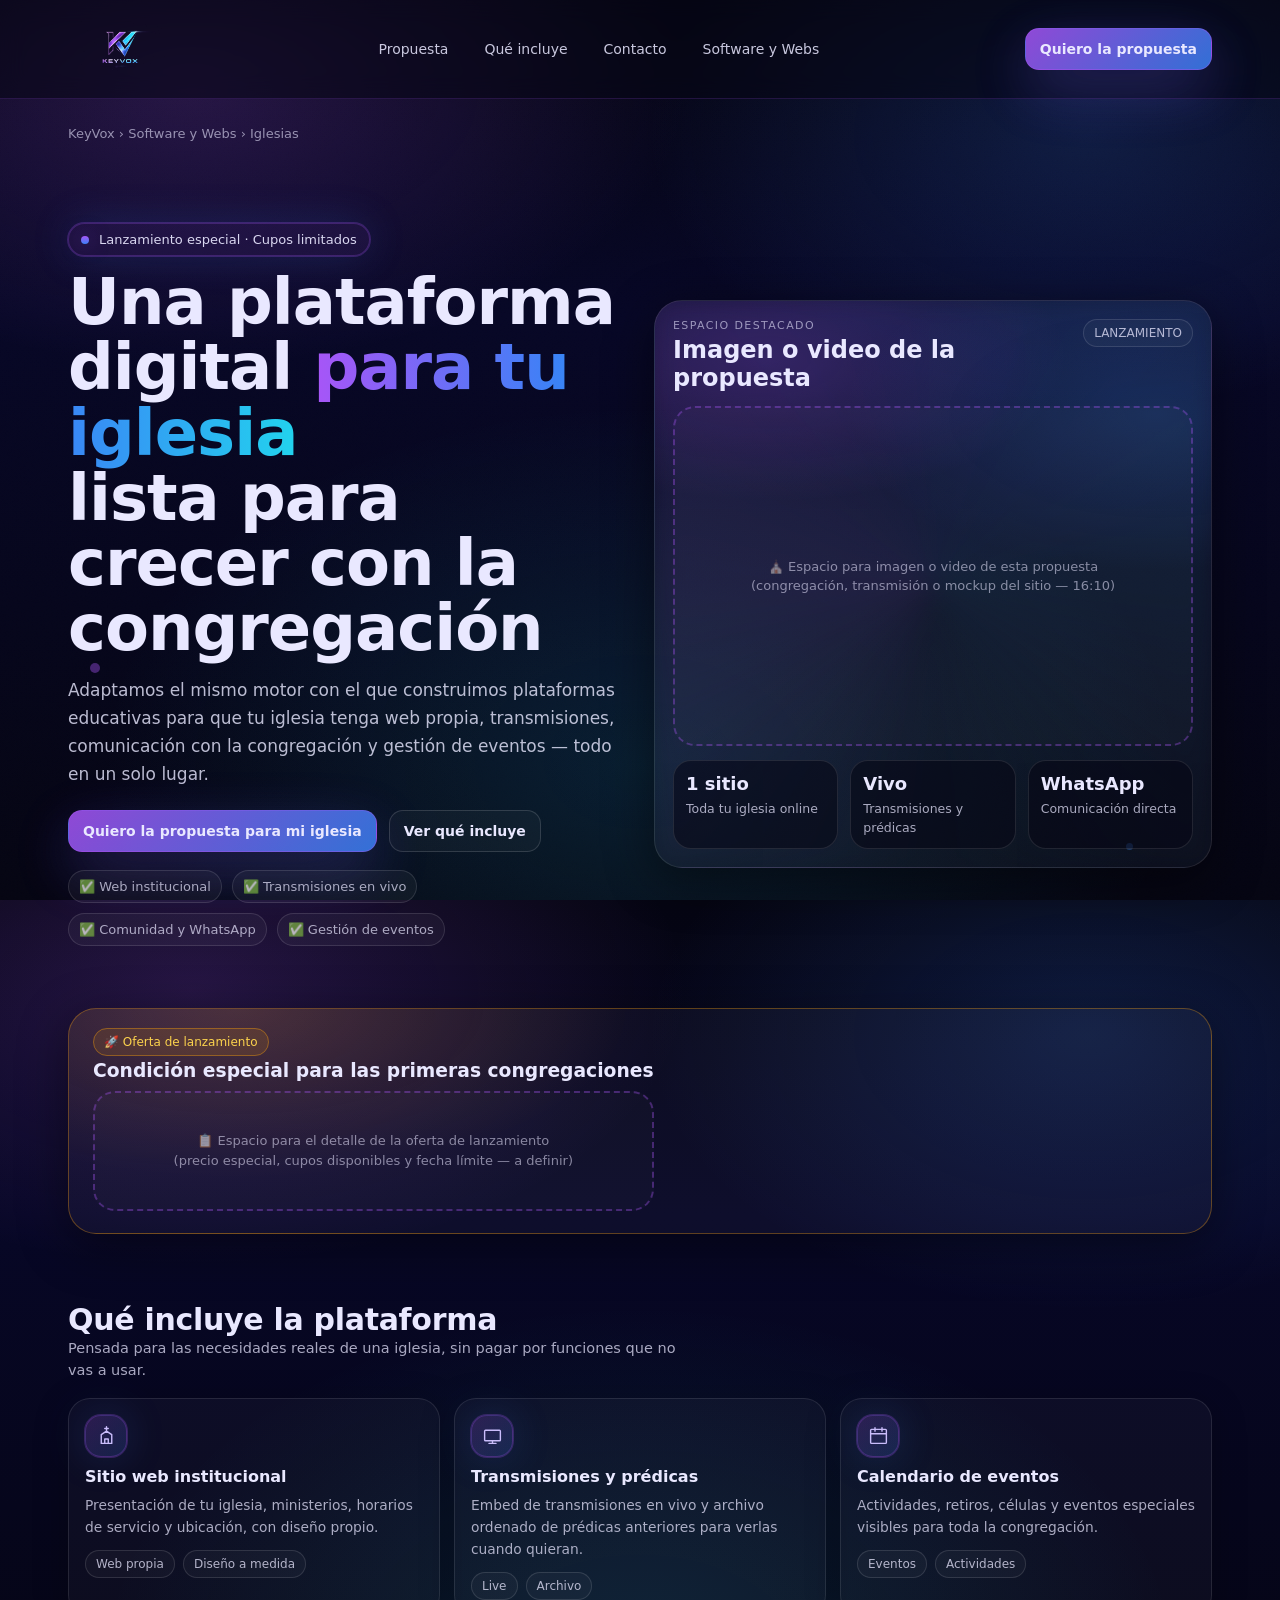
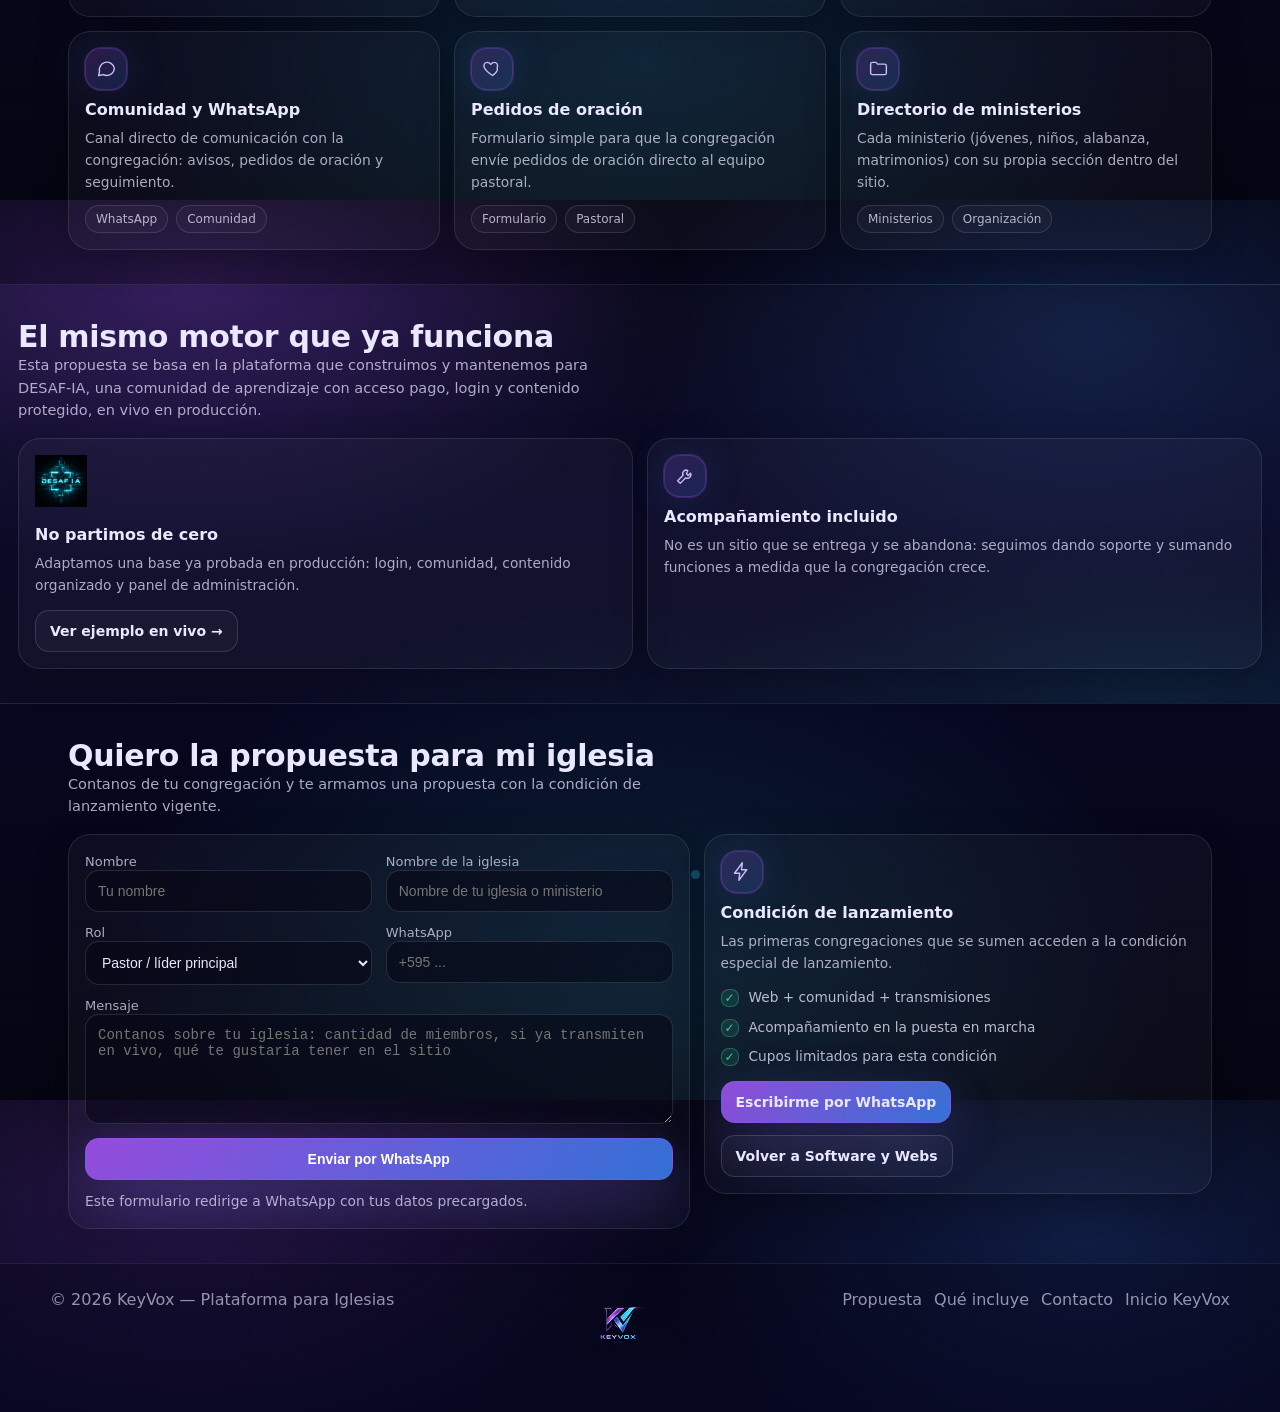
<file: software/iglesias/index.html>
<!doctype html>
<html lang="es">
<head>
  <meta charset="utf-8" />
  <meta name="viewport" content="width=device-width,initial-scale=1" />
  <meta name="color-scheme" content="dark">
  <meta name="description" content="KeyVox para Iglesias - Sitio web, transmisiones, comunidad y gestión para tu congregación. Lanzamiento especial." />

  <link rel="icon" type="image/png" href="../../keyvoxlogo.png">
  <link rel="apple-touch-icon" href="../../keyvoxlogo.png">

  <title>KeyVox | Web y Plataforma para Iglesias — Lanzamiento Especial</title>
  <link rel="stylesheet" href="../../styles.css">
</head>
<body>

  <div class="wrap">
    <div class="float f1"></div>
    <div class="float f2"></div>
    <div class="float f3"></div>

    <!-- NAV -->
    <nav class="nav" aria-label="Navegación principal">
      <div class="nav-inner">
        <div class="brand">
          <a href="../../index.html" style="display:flex;align-items:center;gap:10px;">
            <img src="../../keyvoxlogo.png" alt="KeyVox logo" style="height:70px;width:auto;">
          </a>
        </div>

        <div class="nav-links">
          <a href="#propuesta">Propuesta</a>
          <a href="#incluye">Qué incluye</a>
          <a href="#contacto">Contacto</a>
          <a href="../index.html">Software y Webs</a>
        </div>

        <div style="display:flex; gap:10px;">
          <a class="btn btn-primary" href="#contacto">Quiero la propuesta</a>
        </div>
      </div>
    </nav>

    <div class="section-inner" style="max-width:var(--max); margin:0 auto; padding:14px 18px 0;">
      <p class="crumb">
        <a href="../../index.html">KeyVox</a> ›
        <a href="../index.html">Software y Webs</a> ›
        Iglesias
      </p>
    </div>

    <!-- HERO -->
    <header class="hero hero-impact" id="top">
      <div class="hero-copy">
        <div class="badge">
          <span class="dot"></span>
          Lanzamiento especial · Cupos limitados
        </div>

        <h1>
          Una plataforma digital
          <span class="grad">para tu iglesia</span>
          <br>
          lista para crecer con la congregación
        </h1>

        <p class="lead hero-lead-strong">
          Adaptamos el mismo motor con el que construimos plataformas educativas para que tu iglesia tenga
          web propia, transmisiones, comunicación con la congregación y gestión de eventos — todo en un solo lugar.
        </p>

        <div class="hero-actions">
          <a class="btn btn-primary" href="#contacto">Quiero la propuesta para mi iglesia</a>
          <a class="btn btn-ghost" href="#incluye">Ver qué incluye</a>
        </div>

        <div class="hero-meta">
          <span class="pill">✅ Web institucional</span>
          <span class="pill">✅ Transmisiones en vivo</span>
          <span class="pill">✅ Comunidad y WhatsApp</span>
          <span class="pill">✅ Gestión de eventos</span>
        </div>
      </div>

      <div class="hero-media">
        <div class="hero-video-card">
          <div class="hero-video-top">
            <div>
              <div class="eyebrow">ESPACIO DESTACADO</div>
              <div class="video-title">Imagen o video de la propuesta</div>
            </div>
            <span class="tag tag-live">LANZAMIENTO</span>
          </div>

          <!-- 🖼 ESPACIO RESERVADO: Pablo va a poner acá una imagen/video pensado para iglesias (formato 16:10) -->
          <div class="placeholder-slot tall">
            ⛪ Espacio para imagen o video de esta propuesta<br>(congregación, transmisión o mockup del sitio — 16:10)
          </div>

          <div class="hero-video-bottom">
            <div class="mini-stat">
              <b>1 sitio</b>
              <span>Toda tu iglesia online</span>
            </div>
            <div class="mini-stat">
              <b>Vivo</b>
              <span>Transmisiones y prédicas</span>
            </div>
            <div class="mini-stat">
              <b>WhatsApp</b>
              <span>Comunicación directa</span>
            </div>
          </div>
        </div>
      </div>
    </header>

    <!-- OFERTA DE LANZAMIENTO -->
    <section id="propuesta">
      <div class="launch-banner reveal">
        <div>
          <span class="tag">🚀 Oferta de lanzamiento</span>
          <h3 style="margin:10px 0 6px;">Condición especial para las primeras congregaciones</h3>
          <!-- ⚠️ PENDIENTE: definir con Pablo el detalle exacto de la oferta (precio, cupos, fecha límite) -->
          <div class="placeholder-slot" style="min-height:120px; margin-top:10px;">
            📋 Espacio para el detalle de la oferta de lanzamiento<br>(precio especial, cupos disponibles y fecha límite — a definir)
          </div>
        </div>
      </div>
    </section>

    <!-- QUÉ INCLUYE -->
    <section id="incluye">
      <div class="section-title">
        <div>
          <h2>Qué incluye la plataforma</h2>
          <p>Pensada para las necesidades reales de una iglesia, sin pagar por funciones que no vas a usar.</p>
        </div>
      </div>

      <div class="grid grid-3">
        <article class="card">
          <div class="icon"><svg viewBox="0 0 24 24" fill="none" stroke="currentColor" stroke-width="1.6" stroke-linecap="round" stroke-linejoin="round"><path d="M12 2v4M10 4h4"/><path d="M6 21V11l6-4 6 4v10z"/><path d="M10 21v-5h4v5"/></svg></div>
          <h3>Sitio web institucional</h3>
          <p>Presentación de tu iglesia, ministerios, horarios de servicio y ubicación, con diseño propio.</p>
          <div class="tagrow">
            <span class="tag">Web propia</span>
            <span class="tag">Diseño a medida</span>
          </div>
        </article>

        <article class="card">
          <div class="icon"><svg viewBox="0 0 24 24" fill="none" stroke="currentColor" stroke-width="1.6" stroke-linecap="round" stroke-linejoin="round"><rect x="3" y="6" width="18" height="12" rx="1"/><path d="M8 21h8M12 18v3"/></svg></div>
          <h3>Transmisiones y prédicas</h3>
          <p>Embed de transmisiones en vivo y archivo ordenado de prédicas anteriores para verlas cuando quieran.</p>
          <div class="tagrow">
            <span class="tag">Live</span>
            <span class="tag">Archivo</span>
          </div>
        </article>

        <article class="card">
          <div class="icon"><svg viewBox="0 0 24 24" fill="none" stroke="currentColor" stroke-width="1.6" stroke-linecap="round" stroke-linejoin="round"><rect x="3" y="5" width="18" height="16" rx="1"/><path d="M3 10h18M8 3v4M16 3v4"/></svg></div>
          <h3>Calendario de eventos</h3>
          <p>Actividades, retiros, células y eventos especiales visibles para toda la congregación.</p>
          <div class="tagrow">
            <span class="tag">Eventos</span>
            <span class="tag">Actividades</span>
          </div>
        </article>

        <article class="card">
          <div class="icon"><svg viewBox="0 0 24 24" fill="none" stroke="currentColor" stroke-width="1.6" stroke-linecap="round" stroke-linejoin="round"><path d="M21 11.5a8.5 8.5 0 0 1-8.5 8.5 8.4 8.4 0 0 1-4-1L3 20l1-4.5A8.5 8.5 0 1 1 21 11.5z"/></svg></div>
          <h3>Comunidad y WhatsApp</h3>
          <p>Canal directo de comunicación con la congregación: avisos, pedidos de oración y seguimiento.</p>
          <div class="tagrow">
            <span class="tag">WhatsApp</span>
            <span class="tag">Comunidad</span>
          </div>
        </article>

        <article class="card">
          <div class="icon"><svg viewBox="0 0 24 24" fill="none" stroke="currentColor" stroke-width="1.6" stroke-linecap="round" stroke-linejoin="round"><path d="M12 20s-7-4.4-9.3-8.8C1.3 8 3 5 6 5c1.8 0 3 1 4 2.3C11 6 12.2 5 14 5c3 0 4.7 3 3.3 6.2C19 15.6 12 20 12 20z"/></svg></div>
          <h3>Pedidos de oración</h3>
          <p>Formulario simple para que la congregación envíe pedidos de oración directo al equipo pastoral.</p>
          <div class="tagrow">
            <span class="tag">Formulario</span>
            <span class="tag">Pastoral</span>
          </div>
        </article>

        <article class="card">
          <div class="icon"><svg viewBox="0 0 24 24" fill="none" stroke="currentColor" stroke-width="1.6" stroke-linecap="round" stroke-linejoin="round"><path d="M3 7a2 2 0 0 1 2-2h4l2 2h8a2 2 0 0 1 2 2v8a2 2 0 0 1-2 2H5a2 2 0 0 1-2-2z"/></svg></div>
          <h3>Directorio de ministerios</h3>
          <p>Cada ministerio (jóvenes, niños, alabanza, matrimonios) con su propia sección dentro del sitio.</p>
          <div class="tagrow">
            <span class="tag">Ministerios</span>
            <span class="tag">Organización</span>
          </div>
        </article>
      </div>
    </section>

    <!-- POR QUÉ CONFIAR -->
    <section id="confianza" class="band">
      <div class="section-title">
        <div>
          <h2>El mismo motor que ya funciona</h2>
          <p>Esta propuesta se basa en la plataforma que construimos y mantenemos para DESAF-IA, una comunidad
             de aprendizaje con acceso pago, login y contenido protegido, en vivo en producción.</p>
        </div>
      </div>

      <div class="grid grid-2">
        <div class="card">
          <img src="../../img/caso-desafia-logo.png" alt="Logo DESAF-IA" style="height:52px;width:auto;margin-bottom:14px;">
          <h3>No partimos de cero</h3>
          <p>Adaptamos una base ya probada en producción: login, comunidad, contenido organizado y panel de administración.</p>
          <div class="hero-actions" style="margin-top:14px;">
            <a class="btn btn-ghost" href="https://desaf-ia.com" target="_blank" rel="noopener">Ver ejemplo en vivo →</a>
          </div>
        </div>
        <div class="card">
          <div class="icon"><svg viewBox="0 0 24 24" fill="none" stroke="currentColor" stroke-width="1.6" stroke-linecap="round" stroke-linejoin="round"><path d="M14.7 6.3a4 4 0 0 0-5.4 5.4L3 18l3 3 6.3-6.3a4 4 0 0 0 5.4-5.4l-2.6 2.6-2-2z"/></svg></div>
          <h3>Acompañamiento incluido</h3>
          <p>No es un sitio que se entrega y se abandona: seguimos dando soporte y sumando funciones a medida que la congregación crece.</p>
        </div>
      </div>
    </section>

    <!-- CONTACTO -->
    <section id="contacto">
      <div class="section-title">
        <div>
          <h2>Quiero la propuesta para mi iglesia</h2>
          <p>Contanos de tu congregación y te armamos una propuesta con la condición de lanzamiento vigente.</p>
        </div>
      </div>

      <div class="contact">
        <div class="card">
          <form class="form" id="leadForm">
            <div class="grid grid-2">
              <div>
                <label for="nombre" class="form-label">Nombre</label>
                <input id="nombre" name="nombre" placeholder="Tu nombre" required>
              </div>
              <div>
                <label for="empresa" class="form-label">Nombre de la iglesia</label>
                <input id="empresa" name="empresa" placeholder="Nombre de tu iglesia o ministerio">
              </div>
            </div>

            <div class="grid grid-2">
              <div>
                <label for="servicio" class="form-label">Rol</label>
                <select id="servicio" name="servicio">
                  <option value="Pastor / líder principal">Pastor / líder principal</option>
                  <option value="Líder de ministerio">Líder de ministerio</option>
                  <option value="Encargado de comunicación">Encargado de comunicación</option>
                  <option value="Otro">Otro</option>
                </select>
              </div>
              <div>
                <label for="telefono" class="form-label">WhatsApp</label>
                <input id="telefono" name="telefono" placeholder="+595 ...">
              </div>
            </div>

            <div>
              <label for="mensaje" class="form-label">Mensaje</label>
              <textarea id="mensaje" name="mensaje" placeholder="Contanos sobre tu iglesia: cantidad de miembros, si ya transmiten en vivo, qué te gustaría tener en el sitio"></textarea>
            </div>

            <button class="btn btn-primary" type="submit">Enviar por WhatsApp</button>

            <p class="note">
              Este formulario redirige a WhatsApp con tus datos precargados.
            </p>
          </form>
        </div>

        <div class="card">
          <div class="icon"><svg viewBox="0 0 24 24" fill="none" stroke="currentColor" stroke-width="1.6" stroke-linecap="round" stroke-linejoin="round"><path d="M13 2 4 14h6l-1 8 9-12h-6z"/></svg></div>
          <h3>Condición de lanzamiento</h3>
          <p>Las primeras congregaciones que se sumen acceden a la condición especial de lanzamiento.</p>

          <ul class="list" style="margin-top:14px;">
            <li><span class="check">✓</span> Web + comunidad + transmisiones</li>
            <li><span class="check">✓</span> Acompañamiento en la puesta en marcha</li>
            <li><span class="check">✓</span> Cupos limitados para esta condición</li>
          </ul>

          <div class="hero-actions" style="margin-top:14px;">
            <a class="btn btn-primary" id="waLink" href="https://wa.me/595971853291" target="_blank" rel="noopener">
              Escribirme por WhatsApp
            </a>
            <a class="btn btn-ghost" href="../index.html">Volver a Software y Webs</a>
          </div>
        </div>
      </div>
    </section>

    <footer>
      <div class="inner">
        <div>© <span id="year"></span> KeyVox — Plataforma para Iglesias</div>
        <div><img src="../../keyvoxlogo.png" alt="KeyVox logo" style="height:70px;width:auto;"></div>
        <div style="display:flex; gap:12px; flex-wrap:wrap;">
          <a href="#propuesta">Propuesta</a>
          <a href="#incluye">Qué incluye</a>
          <a href="#contacto">Contacto</a>
          <a href="../../index.html">Inicio KeyVox</a>
        </div>
      </div>
    </footer>
  </div>

  <script>
    const WHATSAPP_NUMBER = "595971853291";

    function buildWhatsAppLink(message) {
      const base = "https://wa.me/" + WHATSAPP_NUMBER;
      const text = encodeURIComponent(message || "Hola KeyVox, quiero la propuesta de lanzamiento para mi iglesia.");
      return base + "?text=" + text;
    }

    const wa = document.getElementById("waLink");
    if (wa) {
      wa.href = buildWhatsAppLink("Hola KeyVox, quiero la propuesta de lanzamiento para mi iglesia.");
    }

    document.getElementById("year").textContent = new Date().getFullYear();

    document.getElementById("leadForm").addEventListener("submit", function (e) {
      e.preventDefault();

      const nombre = document.getElementById("nombre").value || "";
      const iglesia = document.getElementById("empresa").value || "";
      const rol = document.getElementById("servicio").value || "";
      const tel = document.getElementById("telefono").value || "";
      const mensaje = document.getElementById("mensaje").value || "";

      const full = `Hola KeyVox, soy ${nombre}${iglesia ? " de " + iglesia : ""}. ` +
                   `Mi rol: ${rol}. ` +
                   `${tel ? "Mi WhatsApp es: " + tel + ". " : ""}` +
                   `Quiero la propuesta de lanzamiento para iglesias. ${mensaje}`;

      window.open(buildWhatsAppLink(full), "_blank");
    });
  </script>
</body>
</html>
</file>
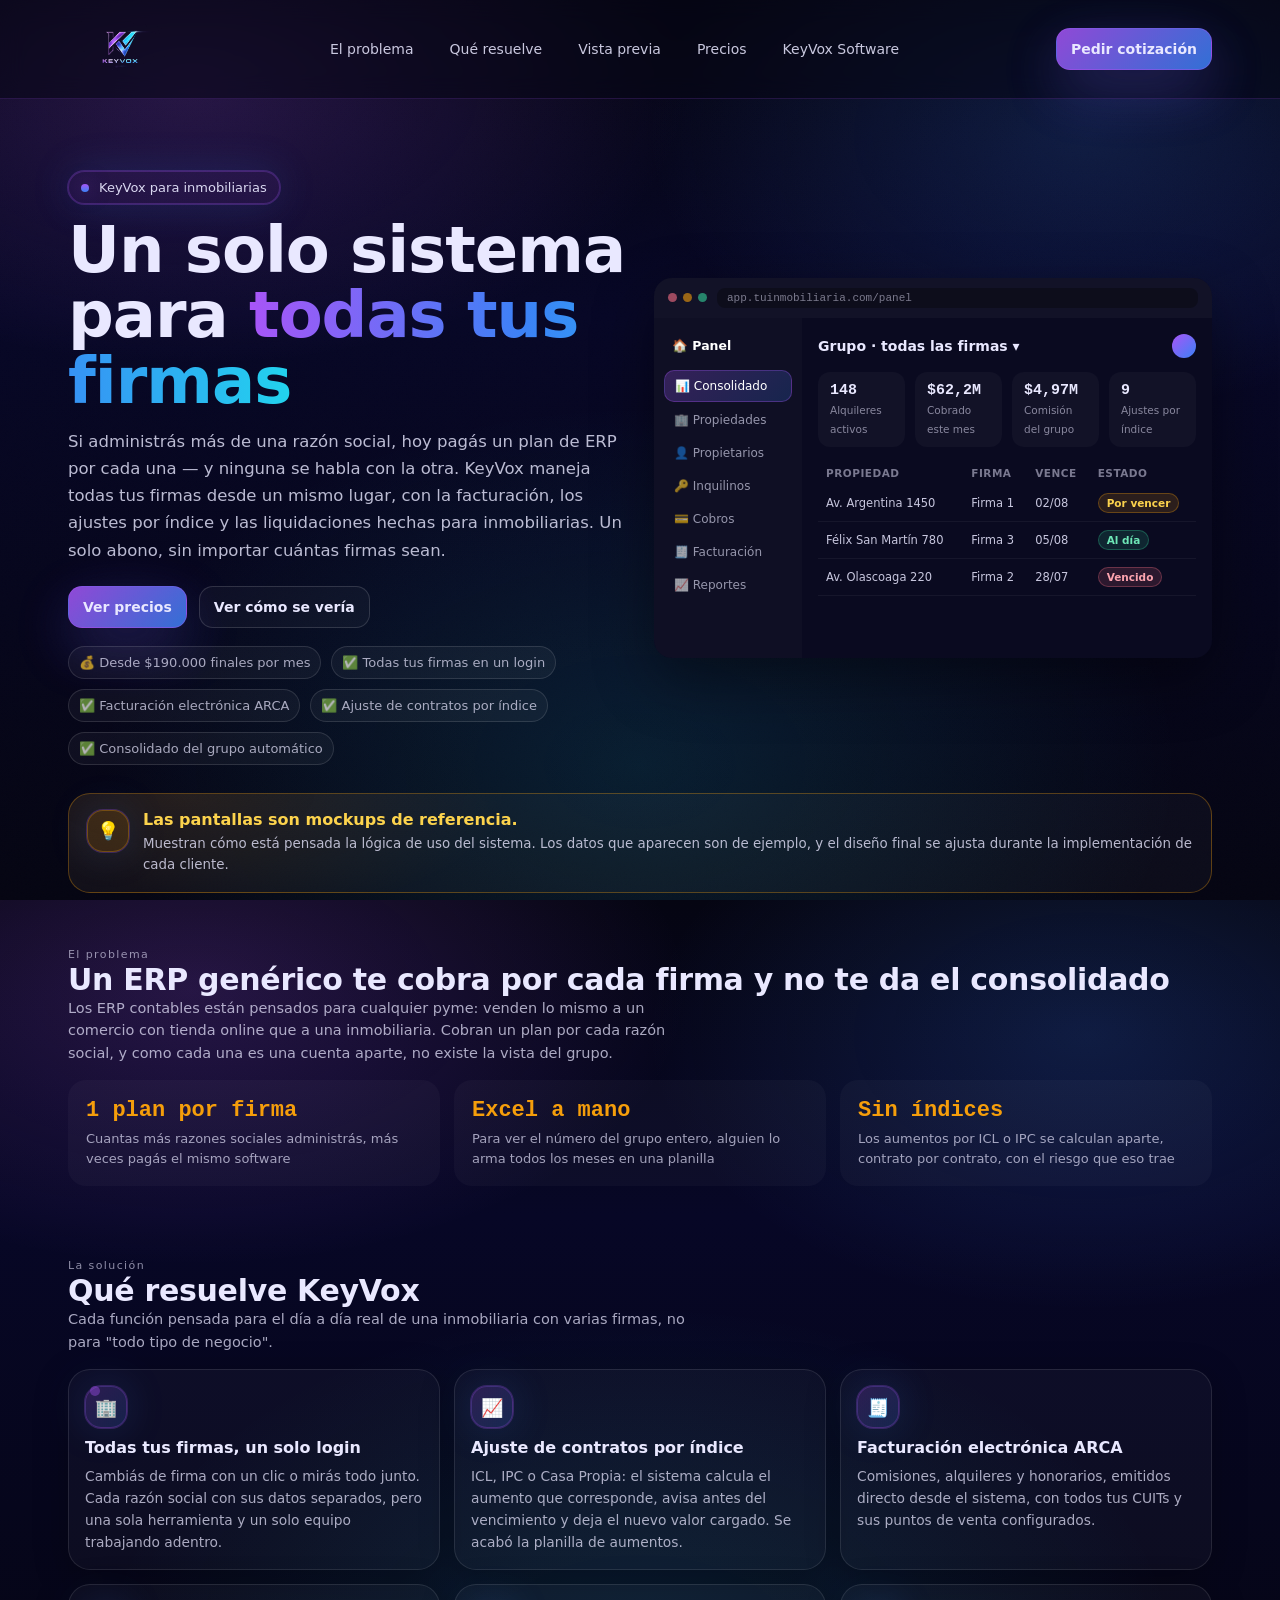
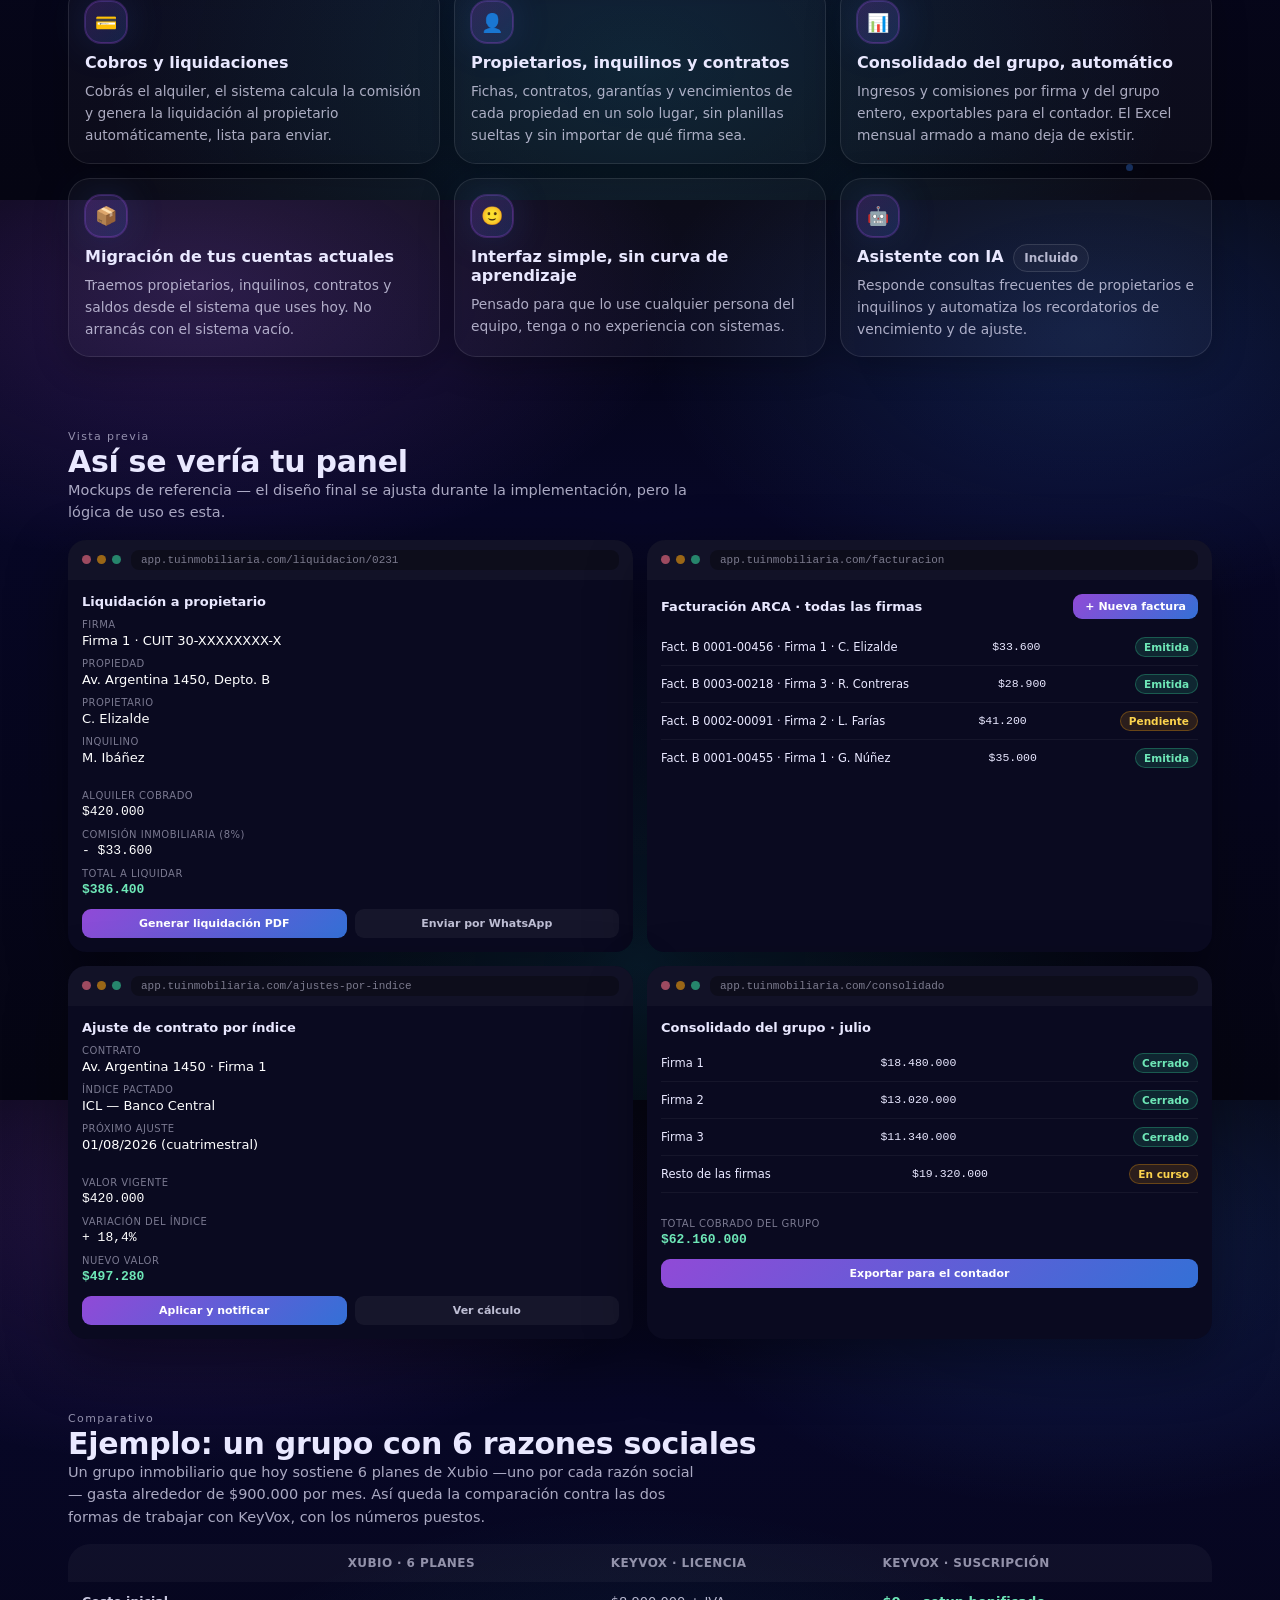
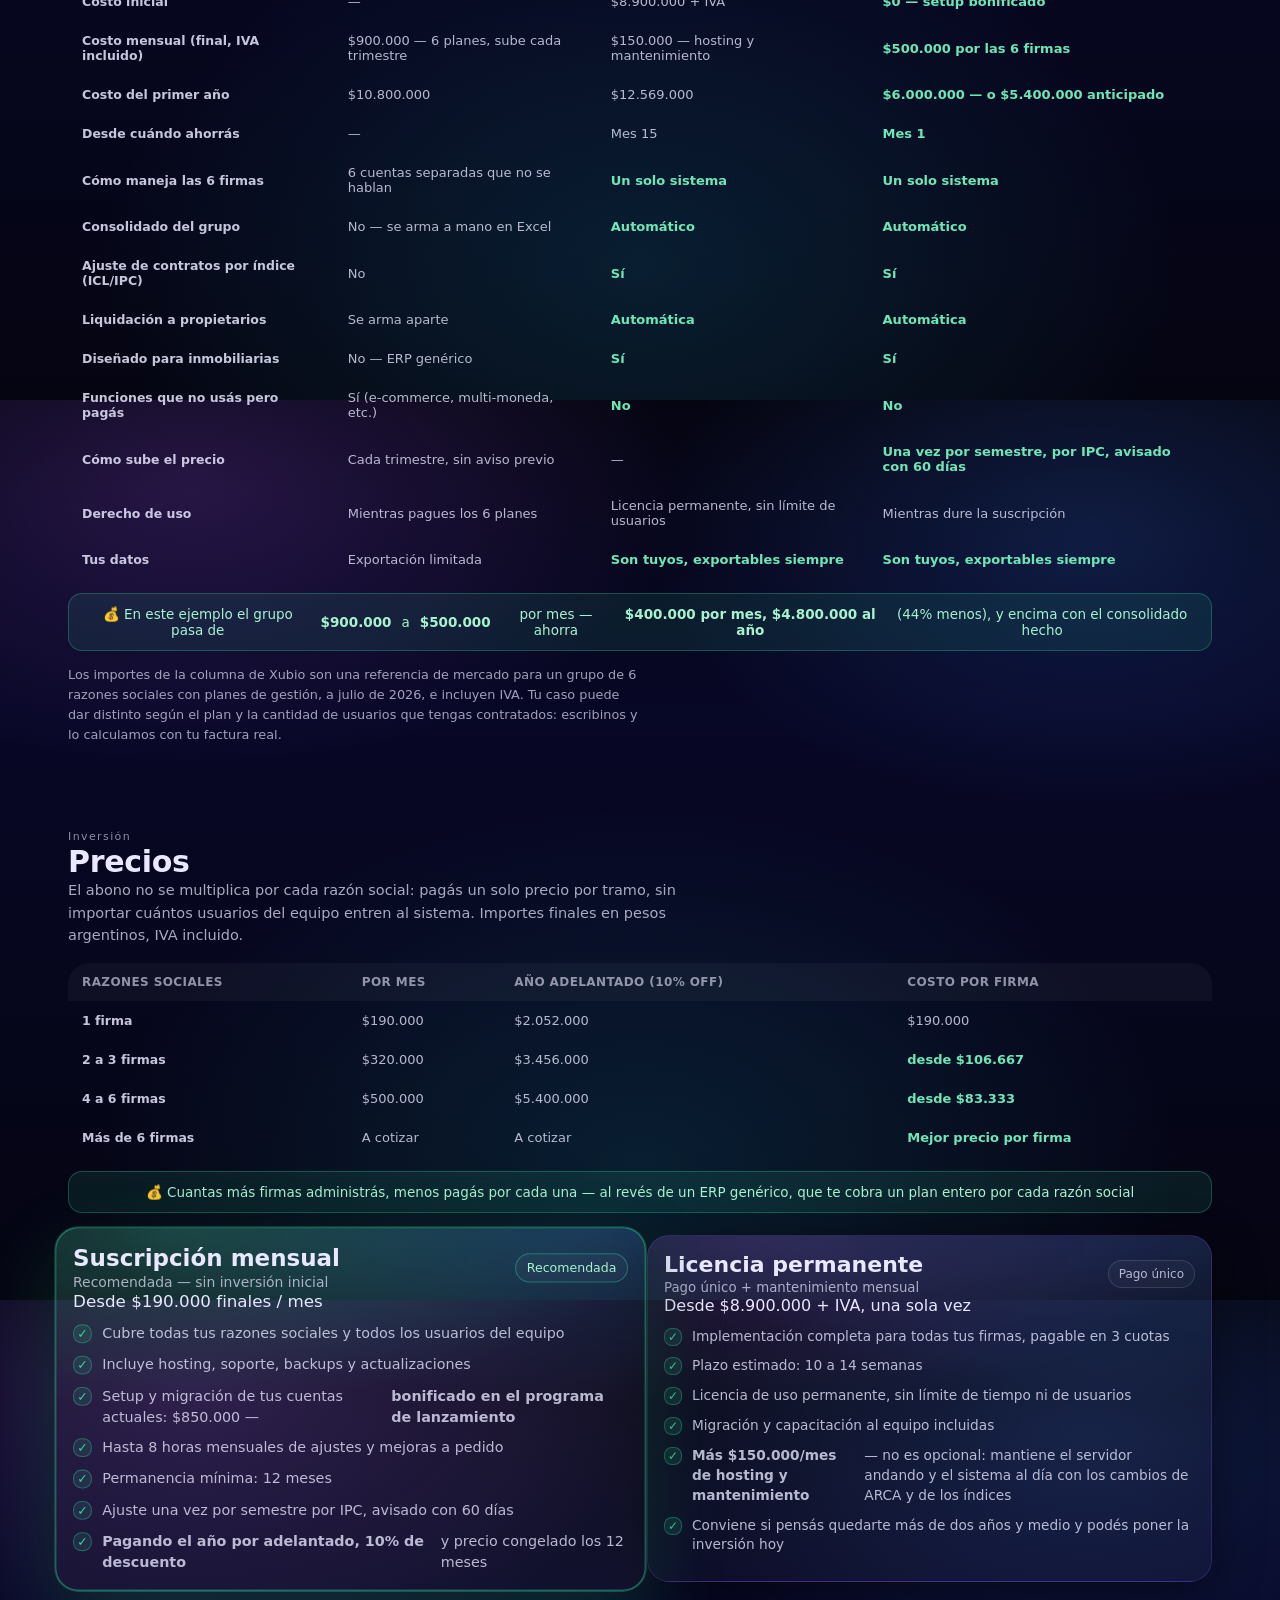
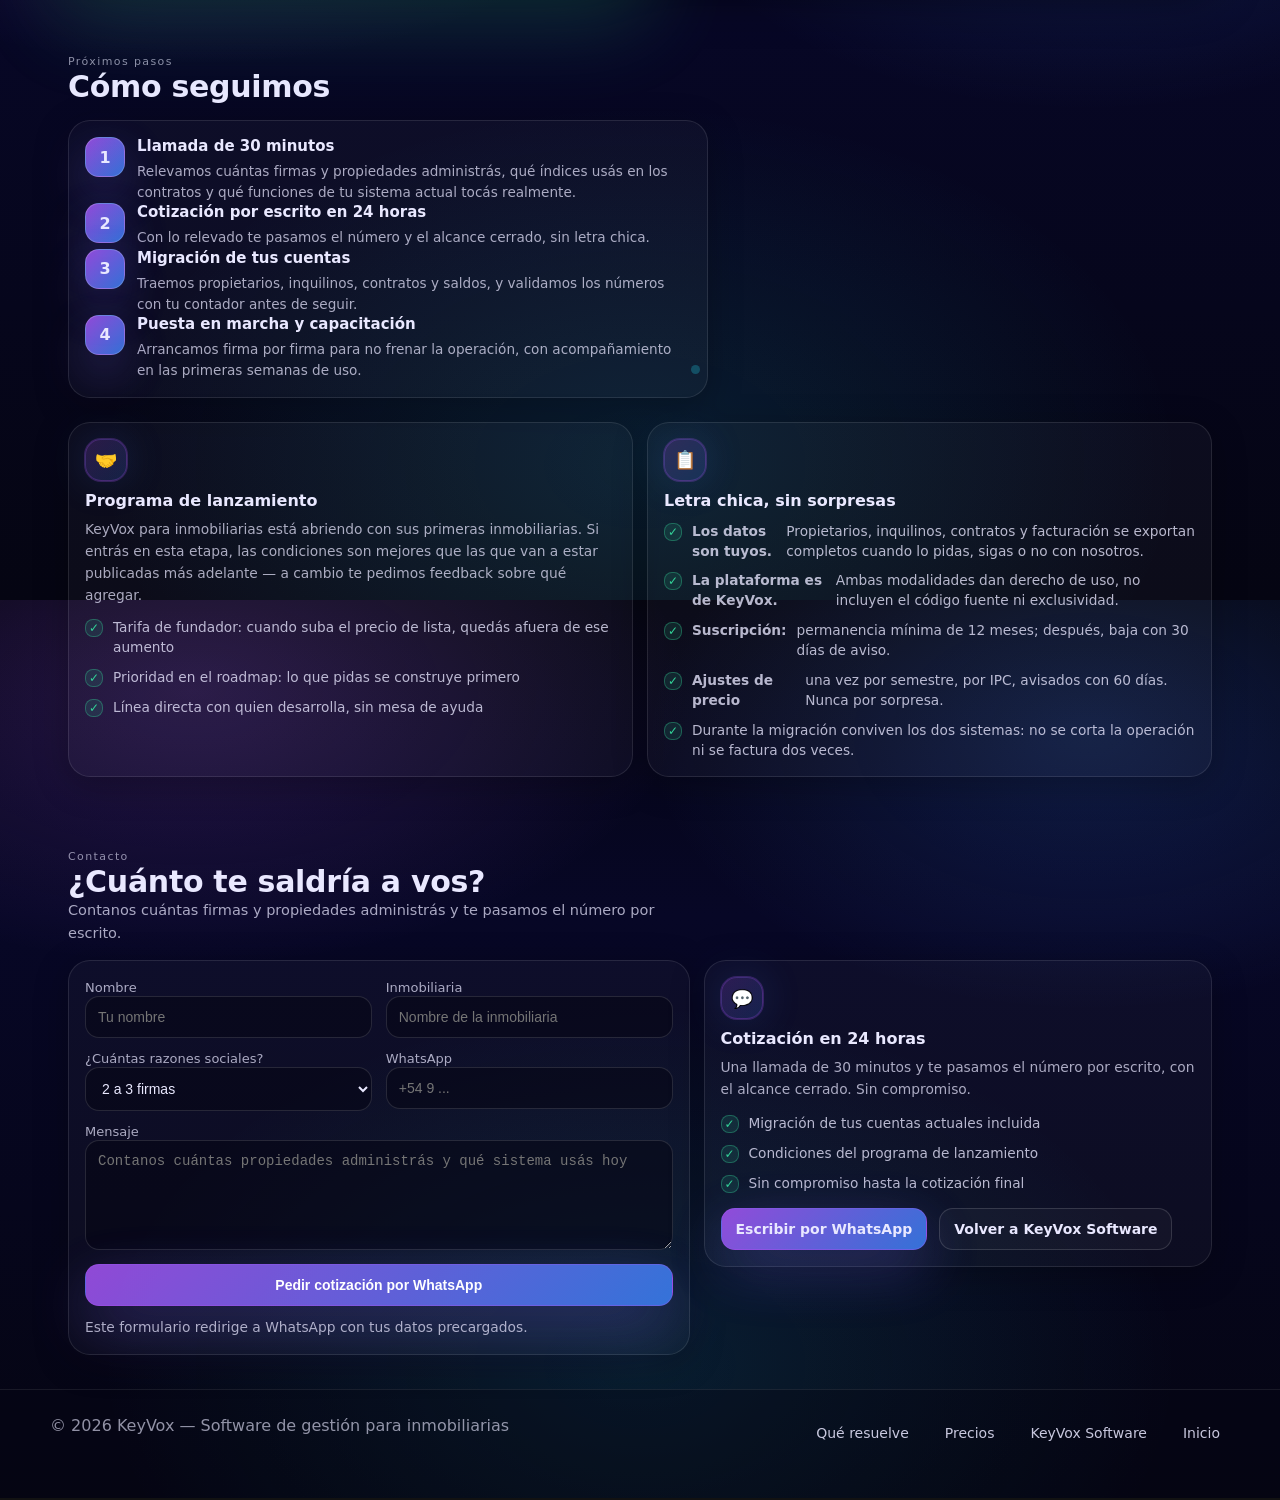
<file: software/inmobiliarias/index.html>
<!doctype html>
<html lang="es">
<head>
  <meta charset="utf-8" />
  <meta name="viewport" content="width=device-width,initial-scale=1" />
  <meta name="color-scheme" content="dark">
  <meta name="description" content="KeyVox para inmobiliarias: un solo sistema para todas tus razones sociales. Facturación ARCA, ajuste de contratos por índice, liquidaciones a propietarios y consolidado del grupo." />

  <link rel="icon" type="image/png" href="../../keyvoxlogo.png">
  <link rel="apple-touch-icon" href="../../keyvoxlogo.png">

  <title>KeyVox | Software de gestión para inmobiliarias</title>
  <link rel="stylesheet" href="../../styles.css">

  <style>
    /* Estilos propios de esta página (mockups, comparativo y avisos).
       El resto viene de ../../styles.css */

    .note-box{
      display:flex; gap:14px; align-items:flex-start;
      border-radius: var(--radius); border:1px solid rgba(245,158,11,.32);
      background: radial-gradient(500px 200px at 10% 0%, rgba(245,158,11,.10), transparent 65%), rgba(255,255,255,.03);
      padding:16px 18px; margin:0 auto 8px; max-width:var(--max);
    }
    .note-box .icon{ background: rgba(245,158,11,.14); border-color: rgba(245,158,11,.3); flex:0 0 auto; margin-bottom:0; }
    .note-box strong{ color:#fcd34d; }
    .note-box p{ margin:4px 0 0; color: rgba(233,232,255,.78); font-size:13.4px; line-height:1.6; }

    .impact-band-inner{ display:grid; grid-template-columns: repeat(3,1fr); gap:14px; }
    .impact-item{ border-radius:18px; border:1px solid var(--border); background: rgba(255,255,255,.03); padding:18px; }
    .impact-item .k{ font-family:var(--mono, ui-monospace, Consolas, monospace); font-size:22px; font-weight:700; font-variant-numeric: tabular-nums; }
    .impact-item .k.warn{ color:var(--warn); }
    .impact-item .k.ok{ color:var(--ok); }
    .impact-item span{ display:block; color: rgba(233,232,255,.68); font-size:13px; line-height:1.5; margin-top:6px; }

    /* ===== MOCKUP UI ===== */
    .mockup-window{
      border-radius:18px; overflow:hidden;
      border:1px solid var(--border);
      background:#0a0a20;
      box-shadow: 0 20px 60px rgba(0,0,0,.4);
    }
    .mockup-titlebar{
      display:flex; align-items:center; gap:10px;
      padding:10px 14px; background: rgba(255,255,255,.03); border-bottom:1px solid var(--border);
    }
    .mockup-dots{ display:flex; gap:6px; }
    .mockup-dots span{ width:9px; height:9px; border-radius:50%; background: rgba(255,255,255,.16); }
    .mockup-dots span:nth-child(1){ background:#fb7185; opacity:.6 }
    .mockup-dots span:nth-child(2){ background:#f59e0b; opacity:.6 }
    .mockup-dots span:nth-child(3){ background:#34d399; opacity:.6 }
    .mockup-url{
      font-family:var(--mono, ui-monospace, Consolas, monospace); font-size:11px; color: rgba(233,232,255,.5);
      background: rgba(0,0,0,.3); border-radius:8px; padding:4px 10px; flex:1;
    }

    .mock-app{ display:grid; grid-template-columns: 148px 1fr; min-height:340px; }
    .mock-sidebar{
      background: rgba(255,255,255,.02); border-right:1px solid var(--border);
      padding:14px 10px; display:flex; flex-direction:column; gap:3px;
    }
    .mock-sidebar .mbrand{ display:flex; align-items:center; gap:6px; font-weight:800; font-size:12.5px; padding:6px 8px 14px; color:#fff; }
    .mock-nav-item{
      font-size:12px; padding:8px 10px; border-radius:10px; color: rgba(233,232,255,.62);
      display:flex; align-items:center; gap:8px;
    }
    .mock-nav-item.active{ background: linear-gradient(135deg, rgba(168,85,247,.25), rgba(59,130,246,.2)); color:#fff; border:1px solid rgba(168,85,247,.3); }

    .mock-main{ padding:16px; }
    .mock-topbar{ display:flex; align-items:center; justify-content:space-between; margin-bottom:14px; }
    .mock-topbar .title{ font-size:14px; font-weight:700; }
    .mock-avatar{ width:24px; height:24px; border-radius:50%; background: linear-gradient(135deg, var(--lila), var(--azul)); flex:0 0 auto; }

    .mock-stat-grid{ display:grid; grid-template-columns: repeat(4,1fr); gap:10px; margin-bottom:14px; }
    .mock-stat{ background: rgba(255,255,255,.03); border:1px solid var(--border); border-radius:12px; padding:10px 12px; }
    .mock-stat b{ display:block; font-family:var(--mono, ui-monospace, Consolas, monospace); font-size:15px; font-variant-numeric: tabular-nums; }
    .mock-stat span{ font-size:10.5px; color: rgba(233,232,255,.55); }

    table.mock-table{ width:100%; border-collapse:collapse; font-size:11.5px; }
    table.mock-table th{ text-align:left; color: rgba(233,232,255,.5); font-weight:600; font-size:10.5px; text-transform:uppercase; letter-spacing:.5px; padding:6px 8px; border-bottom:1px solid var(--border); }
    table.mock-table td{ padding:8px; border-bottom:1px solid rgba(255,255,255,.05); color: rgba(233,232,255,.85); }

    .status-pill{ font-size:10.5px; padding:3px 8px; border-radius:999px; font-weight:600; display:inline-block; }
    .status-ok{ background: rgba(52,211,153,.14); color:#6ee7b7; border:1px solid rgba(52,211,153,.3); }
    .status-warn{ background: rgba(245,158,11,.14); color:#fcd34d; border:1px solid rgba(245,158,11,.3); }
    .status-danger{ background: rgba(251,113,133,.14); color:#fda4af; border:1px solid rgba(251,113,133,.3); }

    .mock-mini{ padding:14px; }
    .mock-field{ margin-bottom:10px; }
    .mock-field label{ display:block; font-size:10px; color: rgba(233,232,255,.5); text-transform:uppercase; letter-spacing:.5px; margin-bottom:3px; }
    .mock-field .val{ font-size:13px; color:#fff; }
    .mock-field .val.money{ font-family:var(--mono, ui-monospace, Consolas, monospace); font-variant-numeric: tabular-nums; }
    .mock-divider{ height:1px; background: var(--border); margin:12px 0; }
    .mock-btn-row{ display:flex; gap:8px; margin-top:12px; }
    .mock-btn{ font-size:11px; padding:8px 10px; border-radius:9px; text-align:center; flex:1; font-weight:700; }
    .mock-btn.primary{ background: linear-gradient(135deg, rgba(168,85,247,.85), rgba(59,130,246,.85)); color:#fff; }
    .mock-btn.ghost{ background: rgba(255,255,255,.05); color: rgba(233,232,255,.8); border:1px solid var(--border); }

    .mock-invoice-row{ display:flex; justify-content:space-between; align-items:center; padding:8px 0; border-bottom:1px solid rgba(255,255,255,.05); font-size:11.5px; }
    .mock-invoice-row .amt{ font-family:var(--mono, ui-monospace, Consolas, monospace); font-variant-numeric: tabular-nums; }

    .cmp-wrap{ overflow-x:auto; border-radius:var(--radius); border:1px solid var(--border); }
    table.cmp-table{ width:100%; border-collapse:collapse; font-size:13px; min-width:640px; }
    table.cmp-table th, table.cmp-table td{ padding:12px 14px; text-align:left; border-bottom:1px solid var(--border); }
    table.cmp-table thead th{ background: rgba(255,255,255,.04); font-size:12px; text-transform:uppercase; letter-spacing:.4px; color: rgba(233,232,255,.6); }
    table.cmp-table tbody th{ font-weight:600; color: rgba(233,232,255,.85); font-size:12.5px; }
    table.cmp-table td{ color: rgba(233,232,255,.78); }
    table.cmp-table td.good{ color:#6ee7b7; font-weight:600; }
    table.cmp-table tr:last-child td, table.cmp-table tr:last-child th{ border-bottom:none; }

    .save-banner{
      display:flex; align-items:center; gap:10px; justify-content:center;
      background: rgba(52,211,153,.1); border:1px solid rgba(52,211,153,.3);
      border-radius:14px; padding:12px 16px; font-size:13.5px; color:#a7f3d0; margin-top:14px;
      text-align:center;
    }

    @media (max-width: 980px){
      .impact-band-inner{ grid-template-columns:1fr; }
      .mock-app{ grid-template-columns:1fr; }
      .mock-sidebar{ display:none; }
      .mock-stat-grid{ grid-template-columns: repeat(2,1fr); }
    }
  </style>
</head>
<body>

  <div class="wrap">
    <div class="float f1"></div>
    <div class="float f2"></div>
    <div class="float f3"></div>

    <!-- NAV -->
    <nav class="nav" aria-label="Navegación principal">
      <div class="nav-inner">
        <div class="brand">
          <a href="../../index.html" style="display:flex;align-items:center;gap:10px;">
            <img src="../../keyvoxlogo.png" alt="KeyVox logo" style="height:70px;width:auto;">
          </a>
        </div>

        <div class="nav-links">
          <a href="#problema">El problema</a>
          <a href="#incluye">Qué resuelve</a>
          <a href="#preview">Vista previa</a>
          <a href="#planes">Precios</a>
          <a href="../index.html">KeyVox Software</a>
        </div>

        <div style="display:flex; gap:10px;">
          <a class="btn btn-primary" href="#contacto">Pedir cotización</a>
        </div>
      </div>
    </nav>

    <!-- HERO -->
    <header class="hero" id="top">
      <div class="hero-copy">
        <div class="badge">
          <span class="dot"></span>
          KeyVox para inmobiliarias
        </div>

        <h1>Un solo sistema para <span class="grad">todas tus firmas</span></h1>

        <p class="lead">
          Si administrás más de una razón social, hoy pagás un plan de ERP por cada una — y ninguna
          se habla con la otra. KeyVox maneja todas tus firmas desde un mismo lugar, con la
          facturación, los ajustes por índice y las liquidaciones hechas para inmobiliarias.
          Un solo abono, sin importar cuántas firmas sean.
        </p>

        <div class="hero-actions">
          <a class="btn btn-primary" href="#planes">Ver precios</a>
          <a class="btn btn-ghost" href="#preview">Ver cómo se vería</a>
        </div>

        <div class="hero-meta">
          <span class="pill">💰 Desde $190.000 finales por mes</span>
          <span class="pill">✅ Todas tus firmas en un login</span>
          <span class="pill">✅ Facturación electrónica ARCA</span>
          <span class="pill">✅ Ajuste de contratos por índice</span>
          <span class="pill">✅ Consolidado del grupo automático</span>
        </div>
      </div>

      <div class="hero-media">
        <div class="mockup-window">
          <div class="mockup-titlebar">
            <div class="mockup-dots"><span></span><span></span><span></span></div>
            <div class="mockup-url">app.tuinmobiliaria.com/panel</div>
          </div>
          <div class="mock-app">
            <div class="mock-sidebar">
              <div class="mbrand">🏠 Panel</div>
              <div class="mock-nav-item active">📊 Consolidado</div>
              <div class="mock-nav-item">🏢 Propiedades</div>
              <div class="mock-nav-item">👤 Propietarios</div>
              <div class="mock-nav-item">🔑 Inquilinos</div>
              <div class="mock-nav-item">💳 Cobros</div>
              <div class="mock-nav-item">🧾 Facturación</div>
              <div class="mock-nav-item">📈 Reportes</div>
            </div>
            <div class="mock-main">
              <div class="mock-topbar">
                <div class="title">Grupo · todas las firmas ▾</div>
                <div class="mock-avatar"></div>
              </div>
              <div class="mock-stat-grid">
                <div class="mock-stat"><b>148</b><span>Alquileres activos</span></div>
                <div class="mock-stat"><b>$62,2M</b><span>Cobrado este mes</span></div>
                <div class="mock-stat"><b>$4,97M</b><span>Comisión del grupo</span></div>
                <div class="mock-stat"><b>9</b><span>Ajustes por índice</span></div>
              </div>
              <table class="mock-table">
                <thead><tr><th>Propiedad</th><th>Firma</th><th>Vence</th><th>Estado</th></tr></thead>
                <tbody>
                  <tr><td>Av. Argentina 1450</td><td>Firma 1</td><td>02/08</td><td><span class="status-pill status-warn">Por vencer</span></td></tr>
                  <tr><td>Félix San Martín 780</td><td>Firma 3</td><td>05/08</td><td><span class="status-pill status-ok">Al día</span></td></tr>
                  <tr><td>Av. Olascoaga 220</td><td>Firma 2</td><td>28/07</td><td><span class="status-pill status-danger">Vencido</span></td></tr>
                </tbody>
              </table>
            </div>
          </div>
        </div>
      </div>
    </header>

    <!-- NOTA -->
    <div style="max-width:var(--max); margin:0 auto; padding:0 18px 8px;">
      <div class="note-box">
        <div class="icon">💡</div>
        <div>
          <strong>Las pantallas son mockups de referencia.</strong>
          <p>Muestran cómo está pensada la lógica de uso del sistema. Los datos que aparecen son de
          ejemplo, y el diseño final se ajusta durante la implementación de cada cliente.</p>
        </div>
      </div>
    </div>

    <!-- PROBLEMA -->
    <section id="problema">
      <div class="section-title">
        <div>
          <span class="eyebrow">El problema</span>
          <h2>Un ERP genérico te cobra por cada firma y no te da el consolidado</h2>
          <p>Los ERP contables están pensados para cualquier pyme: venden lo mismo a un comercio con
          tienda online que a una inmobiliaria. Cobran un plan por cada razón social, y como cada una
          es una cuenta aparte, no existe la vista del grupo.</p>
        </div>
      </div>
      <div class="impact-band-inner">
        <div class="impact-item">
          <div class="k warn">1 plan por firma</div>
          <span>Cuantas más razones sociales administrás, más veces pagás el mismo software</span>
        </div>
        <div class="impact-item">
          <div class="k warn">Excel a mano</div>
          <span>Para ver el número del grupo entero, alguien lo arma todos los meses en una planilla</span>
        </div>
        <div class="impact-item">
          <div class="k warn">Sin índices</div>
          <span>Los aumentos por ICL o IPC se calculan aparte, contrato por contrato, con el riesgo que eso trae</span>
        </div>
      </div>
    </section>

    <!-- QUE RESUELVE -->
    <section id="incluye">
      <div class="section-title">
        <div>
          <span class="eyebrow">La solución</span>
          <h2>Qué resuelve KeyVox</h2>
          <p>Cada función pensada para el día a día real de una inmobiliaria con varias firmas, no para "todo tipo de negocio".</p>
        </div>
      </div>
      <div class="grid grid-3">
        <article class="card">
          <div class="icon">🏢</div>
          <h3>Todas tus firmas, un solo login</h3>
          <p>Cambiás de firma con un clic o mirás todo junto. Cada razón social con sus datos separados, pero una sola herramienta y un solo equipo trabajando adentro.</p>
        </article>
        <article class="card">
          <div class="icon">📈</div>
          <h3>Ajuste de contratos por índice</h3>
          <p>ICL, IPC o Casa Propia: el sistema calcula el aumento que corresponde, avisa antes del vencimiento y deja el nuevo valor cargado. Se acabó la planilla de aumentos.</p>
        </article>
        <article class="card">
          <div class="icon">🧾</div>
          <h3>Facturación electrónica ARCA</h3>
          <p>Comisiones, alquileres y honorarios, emitidos directo desde el sistema, con todos tus CUITs y sus puntos de venta configurados.</p>
        </article>
        <article class="card">
          <div class="icon">💳</div>
          <h3>Cobros y liquidaciones</h3>
          <p>Cobrás el alquiler, el sistema calcula la comisión y genera la liquidación al propietario automáticamente, lista para enviar.</p>
        </article>
        <article class="card">
          <div class="icon">👤</div>
          <h3>Propietarios, inquilinos y contratos</h3>
          <p>Fichas, contratos, garantías y vencimientos de cada propiedad en un solo lugar, sin planillas sueltas y sin importar de qué firma sea.</p>
        </article>
        <article class="card">
          <div class="icon">📊</div>
          <h3>Consolidado del grupo, automático</h3>
          <p>Ingresos y comisiones por firma y del grupo entero, exportables para el contador. El Excel mensual armado a mano deja de existir.</p>
        </article>
        <article class="card">
          <div class="icon">📦</div>
          <h3>Migración de tus cuentas actuales</h3>
          <p>Traemos propietarios, inquilinos, contratos y saldos desde el sistema que uses hoy. No arrancás con el sistema vacío.</p>
        </article>
        <article class="card">
          <div class="icon">🙂</div>
          <h3>Interfaz simple, sin curva de aprendizaje</h3>
          <p>Pensado para que lo use cualquier persona del equipo, tenga o no experiencia con sistemas.</p>
        </article>
        <article class="card">
          <div class="icon">🤖</div>
          <h3>Asistente con IA <span class="tag" style="margin-left:4px;">Incluido</span></h3>
          <p>Responde consultas frecuentes de propietarios e inquilinos y automatiza los recordatorios de vencimiento y de ajuste.</p>
        </article>
      </div>
    </section>

    <!-- VISTA PREVIA -->
    <section id="preview">
      <div class="section-title">
        <div>
          <span class="eyebrow">Vista previa</span>
          <h2>Así se vería tu panel</h2>
          <p>Mockups de referencia — el diseño final se ajusta durante la implementación, pero la lógica de uso es esta.</p>
        </div>
      </div>

      <div class="grid grid-2">
        <div class="mockup-window">
          <div class="mockup-titlebar">
            <div class="mockup-dots"><span></span><span></span><span></span></div>
            <div class="mockup-url">app.tuinmobiliaria.com/liquidacion/0231</div>
          </div>
          <div class="mock-mini">
            <div style="font-size:13px;font-weight:700;margin-bottom:10px;">Liquidación a propietario</div>
            <div class="mock-field"><label>Firma</label><div class="val">Firma 1 · CUIT 30-XXXXXXXX-X</div></div>
            <div class="mock-field"><label>Propiedad</label><div class="val">Av. Argentina 1450, Depto. B</div></div>
            <div class="mock-field"><label>Propietario</label><div class="val">C. Elizalde</div></div>
            <div class="mock-field"><label>Inquilino</label><div class="val">M. Ibáñez</div></div>
            <div class="mock-divider"></div>
            <div class="mock-field"><label>Alquiler cobrado</label><div class="val money">$420.000</div></div>
            <div class="mock-field"><label>Comisión inmobiliaria (8%)</label><div class="val money">- $33.600</div></div>
            <div class="mock-field"><label>Total a liquidar</label><div class="val money" style="color:#6ee7b7;font-weight:700;">$386.400</div></div>
            <div class="mock-btn-row">
              <div class="mock-btn primary">Generar liquidación PDF</div>
              <div class="mock-btn ghost">Enviar por WhatsApp</div>
            </div>
          </div>
        </div>

        <div class="mockup-window">
          <div class="mockup-titlebar">
            <div class="mockup-dots"><span></span><span></span><span></span></div>
            <div class="mockup-url">app.tuinmobiliaria.com/facturacion</div>
          </div>
          <div class="mock-mini">
            <div style="display:flex;justify-content:space-between;align-items:center;margin-bottom:10px;">
              <div style="font-size:13px;font-weight:700;">Facturación ARCA · todas las firmas</div>
              <div class="mock-btn primary" style="flex:none;padding:6px 12px;">+ Nueva factura</div>
            </div>
            <div class="mock-invoice-row"><span>Fact. B 0001-00456 · Firma 1 · C. Elizalde</span><span class="amt">$33.600</span> <span class="status-pill status-ok">Emitida</span></div>
            <div class="mock-invoice-row"><span>Fact. B 0003-00218 · Firma 3 · R. Contreras</span><span class="amt">$28.900</span> <span class="status-pill status-ok">Emitida</span></div>
            <div class="mock-invoice-row"><span>Fact. B 0002-00091 · Firma 2 · L. Farías</span><span class="amt">$41.200</span> <span class="status-pill status-warn">Pendiente</span></div>
            <div class="mock-invoice-row" style="border-bottom:none;"><span>Fact. B 0001-00455 · Firma 1 · G. Núñez</span><span class="amt">$35.000</span> <span class="status-pill status-ok">Emitida</span></div>
          </div>
        </div>

        <div class="mockup-window">
          <div class="mockup-titlebar">
            <div class="mockup-dots"><span></span><span></span><span></span></div>
            <div class="mockup-url">app.tuinmobiliaria.com/ajustes-por-indice</div>
          </div>
          <div class="mock-mini">
            <div style="font-size:13px;font-weight:700;margin-bottom:10px;">Ajuste de contrato por índice</div>
            <div class="mock-field"><label>Contrato</label><div class="val">Av. Argentina 1450 · Firma 1</div></div>
            <div class="mock-field"><label>Índice pactado</label><div class="val">ICL — Banco Central</div></div>
            <div class="mock-field"><label>Próximo ajuste</label><div class="val">01/08/2026 (cuatrimestral)</div></div>
            <div class="mock-divider"></div>
            <div class="mock-field"><label>Valor vigente</label><div class="val money">$420.000</div></div>
            <div class="mock-field"><label>Variación del índice</label><div class="val money">+ 18,4%</div></div>
            <div class="mock-field"><label>Nuevo valor</label><div class="val money" style="color:#6ee7b7;font-weight:700;">$497.280</div></div>
            <div class="mock-btn-row">
              <div class="mock-btn primary">Aplicar y notificar</div>
              <div class="mock-btn ghost">Ver cálculo</div>
            </div>
          </div>
        </div>

        <div class="mockup-window">
          <div class="mockup-titlebar">
            <div class="mockup-dots"><span></span><span></span><span></span></div>
            <div class="mockup-url">app.tuinmobiliaria.com/consolidado</div>
          </div>
          <div class="mock-mini">
            <div style="font-size:13px;font-weight:700;margin-bottom:10px;">Consolidado del grupo · julio</div>
            <div class="mock-invoice-row"><span>Firma 1</span><span class="amt">$18.480.000</span> <span class="status-pill status-ok">Cerrado</span></div>
            <div class="mock-invoice-row"><span>Firma 2</span><span class="amt">$13.020.000</span> <span class="status-pill status-ok">Cerrado</span></div>
            <div class="mock-invoice-row"><span>Firma 3</span><span class="amt">$11.340.000</span> <span class="status-pill status-ok">Cerrado</span></div>
            <div class="mock-invoice-row"><span>Resto de las firmas</span><span class="amt">$19.320.000</span> <span class="status-pill status-warn">En curso</span></div>
            <div class="mock-divider"></div>
            <div class="mock-field"><label>Total cobrado del grupo</label><div class="val money" style="color:#6ee7b7;font-weight:700;">$62.160.000</div></div>
            <div class="mock-btn-row">
              <div class="mock-btn primary">Exportar para el contador</div>
            </div>
          </div>
        </div>
      </div>
    </section>

    <!-- COMPARATIVO -->
    <section id="comparativo">
      <div class="section-title">
        <div>
          <span class="eyebrow">Comparativo</span>
          <h2>Ejemplo: un grupo con 6 razones sociales</h2>
          <p>Un grupo inmobiliario que hoy sostiene 6 planes de Xubio —uno por cada razón social— gasta
          alrededor de $900.000 por mes. Así queda la comparación contra las dos formas de trabajar con
          KeyVox, con los números puestos.</p>
        </div>
      </div>
      <div class="cmp-wrap">
        <table class="cmp-table">
          <thead>
            <tr><th></th><th>Xubio · 6 planes</th><th>KeyVox · Licencia</th><th>KeyVox · Suscripción</th></tr>
          </thead>
          <tbody>
            <tr><th>Costo inicial</th><td>—</td><td>$8.900.000 + IVA</td><td class="good">$0 — setup bonificado</td></tr>
            <tr><th>Costo mensual (final, IVA incluido)</th><td>$900.000 — 6 planes, sube cada trimestre</td><td>$150.000 — hosting y mantenimiento</td><td class="good">$500.000 por las 6 firmas</td></tr>
            <tr><th>Costo del primer año</th><td>$10.800.000</td><td>$12.569.000</td><td class="good">$6.000.000 — o $5.400.000 anticipado</td></tr>
            <tr><th>Desde cuándo ahorrás</th><td>—</td><td>Mes 15</td><td class="good">Mes 1</td></tr>
            <tr><th>Cómo maneja las 6 firmas</th><td>6 cuentas separadas que no se hablan</td><td class="good">Un solo sistema</td><td class="good">Un solo sistema</td></tr>
            <tr><th>Consolidado del grupo</th><td>No — se arma a mano en Excel</td><td class="good">Automático</td><td class="good">Automático</td></tr>
            <tr><th>Ajuste de contratos por índice (ICL/IPC)</th><td>No</td><td class="good">Sí</td><td class="good">Sí</td></tr>
            <tr><th>Liquidación a propietarios</th><td>Se arma aparte</td><td class="good">Automática</td><td class="good">Automática</td></tr>
            <tr><th>Diseñado para inmobiliarias</th><td>No — ERP genérico</td><td class="good">Sí</td><td class="good">Sí</td></tr>
            <tr><th>Funciones que no usás pero pagás</th><td>Sí (e-commerce, multi-moneda, etc.)</td><td class="good">No</td><td class="good">No</td></tr>
            <tr><th>Cómo sube el precio</th><td>Cada trimestre, sin aviso previo</td><td>—</td><td class="good">Una vez por semestre, por IPC, avisado con 60 días</td></tr>
            <tr><th>Derecho de uso</th><td>Mientras pagues los 6 planes</td><td>Licencia permanente, sin límite de usuarios</td><td>Mientras dure la suscripción</td></tr>
            <tr><th>Tus datos</th><td>Exportación limitada</td><td class="good">Son tuyos, exportables siempre</td><td class="good">Son tuyos, exportables siempre</td></tr>
          </tbody>
        </table>
      </div>
      <div class="save-banner">💰 En este ejemplo el grupo pasa de <strong>$900.000</strong> a <strong>$500.000</strong> por mes — ahorra <strong>$400.000 por mes, $4.800.000 al año</strong> (44% menos), y encima con el consolidado hecho</div>

      <p class="note" style="margin-top:14px; max-width:70ch;">
        Los importes de la columna de Xubio son una referencia de mercado para un grupo de 6 razones
        sociales con planes de gestión, a julio de 2026, e incluyen IVA. Tu caso puede dar distinto según
        el plan y la cantidad de usuarios que tengas contratados: escribinos y lo calculamos con tu factura real.
      </p>
    </section>

    <!-- PLANES -->
    <section id="planes">
      <div class="section-title">
        <div>
          <span class="eyebrow">Inversión</span>
          <h2>Precios</h2>
          <p>El abono no se multiplica por cada razón social: pagás un solo precio por tramo, sin importar cuántos usuarios del equipo entren al sistema. Importes finales en pesos argentinos, IVA incluido.</p>
        </div>
      </div>

      <div class="cmp-wrap">
        <table class="cmp-table">
          <thead>
            <tr><th>Razones sociales</th><th>Por mes</th><th>Año adelantado (10% off)</th><th>Costo por firma</th></tr>
          </thead>
          <tbody>
            <tr><th>1 firma</th><td>$190.000</td><td>$2.052.000</td><td>$190.000</td></tr>
            <tr><th>2 a 3 firmas</th><td>$320.000</td><td>$3.456.000</td><td class="good">desde $106.667</td></tr>
            <tr><th>4 a 6 firmas</th><td>$500.000</td><td>$5.400.000</td><td class="good">desde $83.333</td></tr>
            <tr><th>Más de 6 firmas</th><td>A cotizar</td><td>A cotizar</td><td class="good">Mejor precio por firma</td></tr>
          </tbody>
        </table>
      </div>
      <div class="save-banner">💰 Cuantas más firmas administrás, menos pagás por cada una — al revés de un ERP genérico, que te cobra un plan entero por cada razón social</div>

      <div class="grid grid-2" style="margin-top:22px;">
        <div class="card price reco">
          <div class="top"><div><b>Suscripción mensual</b><br><small>Recomendada — sin inversión inicial</small></div><span class="tag" style="border-color:rgba(52,211,153,.4);color:#a7f3d0;">Recomendada</span></div>
          <div class="amount">Desde $190.000<span class="per"> finales / mes</span></div>
          <ul class="list">
            <li><span class="check">✓</span> Cubre todas tus razones sociales y todos los usuarios del equipo</li>
            <li><span class="check">✓</span> Incluye hosting, soporte, backups y actualizaciones</li>
            <li><span class="check">✓</span> Setup y migración de tus cuentas actuales: $850.000 — <strong>bonificado en el programa de lanzamiento</strong></li>
            <li><span class="check">✓</span> Hasta 8 horas mensuales de ajustes y mejoras a pedido</li>
            <li><span class="check">✓</span> Permanencia mínima: 12 meses</li>
            <li><span class="check">✓</span> Ajuste una vez por semestre por IPC, avisado con 60 días</li>
            <li><span class="check">✓</span> <strong>Pagando el año por adelantado, 10% de descuento</strong> y precio congelado los 12 meses</li>
          </ul>
        </div>
        <div class="card price">
          <div class="top"><div><b>Licencia permanente</b><br><small>Pago único + mantenimiento mensual</small></div><span class="tag">Pago único</span></div>
          <div class="amount">Desde $8.900.000<span class="per"> + IVA, una sola vez</span></div>
          <ul class="list">
            <li><span class="check">✓</span> Implementación completa para todas tus firmas, pagable en 3 cuotas</li>
            <li><span class="check">✓</span> Plazo estimado: 10 a 14 semanas</li>
            <li><span class="check">✓</span> Licencia de uso permanente, sin límite de tiempo ni de usuarios</li>
            <li><span class="check">✓</span> Migración y capacitación al equipo incluidas</li>
            <li><span class="check">✓</span> <strong>Más $150.000/mes de hosting y mantenimiento</strong> — no es opcional: mantiene el servidor andando y el sistema al día con los cambios de ARCA y de los índices</li>
            <li><span class="check">✓</span> Conviene si pensás quedarte más de dos años y medio y podés poner la inversión hoy</li>
          </ul>
        </div>
      </div>
    </section>

    <!-- COMO SEGUIMOS -->
    <section id="siguientes">
      <div class="section-title">
        <div>
          <span class="eyebrow">Próximos pasos</span>
          <h2>Cómo seguimos</h2>
        </div>
      </div>
      <div class="card steps" style="max-width:640px;">
        <div class="step"><h4>Llamada de 30 minutos</h4><p>Relevamos cuántas firmas y propiedades administrás, qué índices usás en los contratos y qué funciones de tu sistema actual tocás realmente.</p></div>
        <div class="step"><h4>Cotización por escrito en 24 horas</h4><p>Con lo relevado te pasamos el número y el alcance cerrado, sin letra chica.</p></div>
        <div class="step"><h4>Migración de tus cuentas</h4><p>Traemos propietarios, inquilinos, contratos y saldos, y validamos los números con tu contador antes de seguir.</p></div>
        <div class="step"><h4>Puesta en marcha y capacitación</h4><p>Arrancamos firma por firma para no frenar la operación, con acompañamiento en las primeras semanas de uso.</p></div>
      </div>

      <div class="grid grid-2" style="margin-top:24px;">
        <article class="card">
          <div class="icon">🤝</div>
          <h3>Programa de lanzamiento</h3>
          <p>KeyVox para inmobiliarias está abriendo con sus primeras inmobiliarias. Si entrás en esta etapa,
          las condiciones son mejores que las que van a estar publicadas más adelante — a cambio te pedimos
          feedback sobre qué agregar.</p>
          <ul class="list" style="margin-top:12px;">
            <li><span class="check">✓</span> Tarifa de fundador: cuando suba el precio de lista, quedás afuera de ese aumento</li>
            <li><span class="check">✓</span> Prioridad en el roadmap: lo que pidas se construye primero</li>
            <li><span class="check">✓</span> Línea directa con quien desarrolla, sin mesa de ayuda</li>
          </ul>
        </article>
        <article class="card">
          <div class="icon">📋</div>
          <h3>Letra chica, sin sorpresas</h3>
          <ul class="list">
            <li><span class="check">✓</span> <strong>Los datos son tuyos.</strong> Propietarios, inquilinos, contratos y facturación se exportan completos cuando lo pidas, sigas o no con nosotros.</li>
            <li><span class="check">✓</span> <strong>La plataforma es de KeyVox.</strong> Ambas modalidades dan derecho de uso, no incluyen el código fuente ni exclusividad.</li>
            <li><span class="check">✓</span> <strong>Suscripción:</strong> permanencia mínima de 12 meses; después, baja con 30 días de aviso.</li>
            <li><span class="check">✓</span> <strong>Ajustes de precio</strong> una vez por semestre, por IPC, avisados con 60 días. Nunca por sorpresa.</li>
            <li><span class="check">✓</span> Durante la migración conviven los dos sistemas: no se corta la operación ni se factura dos veces.</li>
          </ul>
        </article>
      </div>
    </section>

    <!-- CONTACTO -->
    <section id="contacto">
      <div class="section-title">
        <div>
          <span class="eyebrow">Contacto</span>
          <h2>¿Cuánto te saldría a vos?</h2>
          <p>Contanos cuántas firmas y propiedades administrás y te pasamos el número por escrito.</p>
        </div>
      </div>
      <div class="contact">
        <div class="card">
          <form class="form" id="leadForm">
            <div class="grid grid-2">
              <div><label for="nombre" class="form-label">Nombre</label><input id="nombre" name="nombre" placeholder="Tu nombre" required></div>
              <div><label for="empresa" class="form-label">Inmobiliaria</label><input id="empresa" name="empresa" placeholder="Nombre de la inmobiliaria"></div>
            </div>
            <div class="grid grid-2">
              <div>
                <label for="firmas" class="form-label">¿Cuántas razones sociales?</label>
                <select id="firmas" name="firmas">
                  <option value="1 firma">1 firma</option>
                  <option value="2 a 3 firmas" selected>2 a 3 firmas</option>
                  <option value="4 a 6 firmas">4 a 6 firmas</option>
                  <option value="Más de 6 firmas">Más de 6 firmas</option>
                </select>
              </div>
              <div><label for="telefono" class="form-label">WhatsApp</label><input id="telefono" name="telefono" placeholder="+54 9 ..."></div>
            </div>
            <div><label for="mensaje" class="form-label">Mensaje</label><textarea id="mensaje" name="mensaje" placeholder="Contanos cuántas propiedades administrás y qué sistema usás hoy"></textarea></div>
            <button class="btn btn-primary" type="submit">Pedir cotización por WhatsApp</button>
            <p class="note">Este formulario redirige a WhatsApp con tus datos precargados.</p>
          </form>
        </div>
        <div class="card">
          <div class="icon">💬</div>
          <h3>Cotización en 24 horas</h3>
          <p>Una llamada de 30 minutos y te pasamos el número por escrito, con el alcance cerrado. Sin compromiso.</p>
          <ul class="list" style="margin-top:14px;">
            <li><span class="check">✓</span> Migración de tus cuentas actuales incluida</li>
            <li><span class="check">✓</span> Condiciones del programa de lanzamiento</li>
            <li><span class="check">✓</span> Sin compromiso hasta la cotización final</li>
          </ul>
          <div class="hero-actions" style="margin-top:14px;">
            <a class="btn btn-primary" id="waLink" href="https://wa.me/595971853291" target="_blank" rel="noopener">Escribir por WhatsApp</a>
            <a class="btn btn-ghost" href="../index.html">Volver a KeyVox Software</a>
          </div>
        </div>
      </div>
    </section>

    <footer>
      <div class="inner">
        <div>© <span id="year"></span> KeyVox — Software de gestión para inmobiliarias</div>
        <div class="nav-links">
          <a href="#incluye">Qué resuelve</a>
          <a href="#planes">Precios</a>
          <a href="../index.html">KeyVox Software</a>
          <a href="../../index.html">Inicio</a>
        </div>
      </div>
    </footer>
  </div>

<script>
  const WHATSAPP_NUMBER = "595971853291";
  function buildWhatsAppLink(message){
    return "https://wa.me/" + WHATSAPP_NUMBER + "?text=" + encodeURIComponent(message || "Hola KeyVox, quiero una cotización del sistema para mi inmobiliaria.");
  }
  const wa = document.getElementById("waLink");
  if (wa) wa.href = buildWhatsAppLink("Hola KeyVox, quiero una cotización del sistema para mi inmobiliaria.");
  document.getElementById("year").textContent = new Date().getFullYear();
  document.getElementById("leadForm").addEventListener("submit", function(e){
    e.preventDefault();
    const nombre = document.getElementById("nombre").value || "";
    const empresa = document.getElementById("empresa").value || "";
    const firmas = document.getElementById("firmas").value || "";
    const tel = document.getElementById("telefono").value || "";
    const mensaje = document.getElementById("mensaje").value || "";
    const full = `Hola KeyVox, soy ${nombre}${empresa ? " de " + empresa : ""}. Administramos ${firmas}. ${tel ? "Mi WhatsApp es: " + tel + ". " : ""}${mensaje}`;
    window.open(buildWhatsAppLink(full), "_blank");
  });
</script>
</body>
</html>
</file>
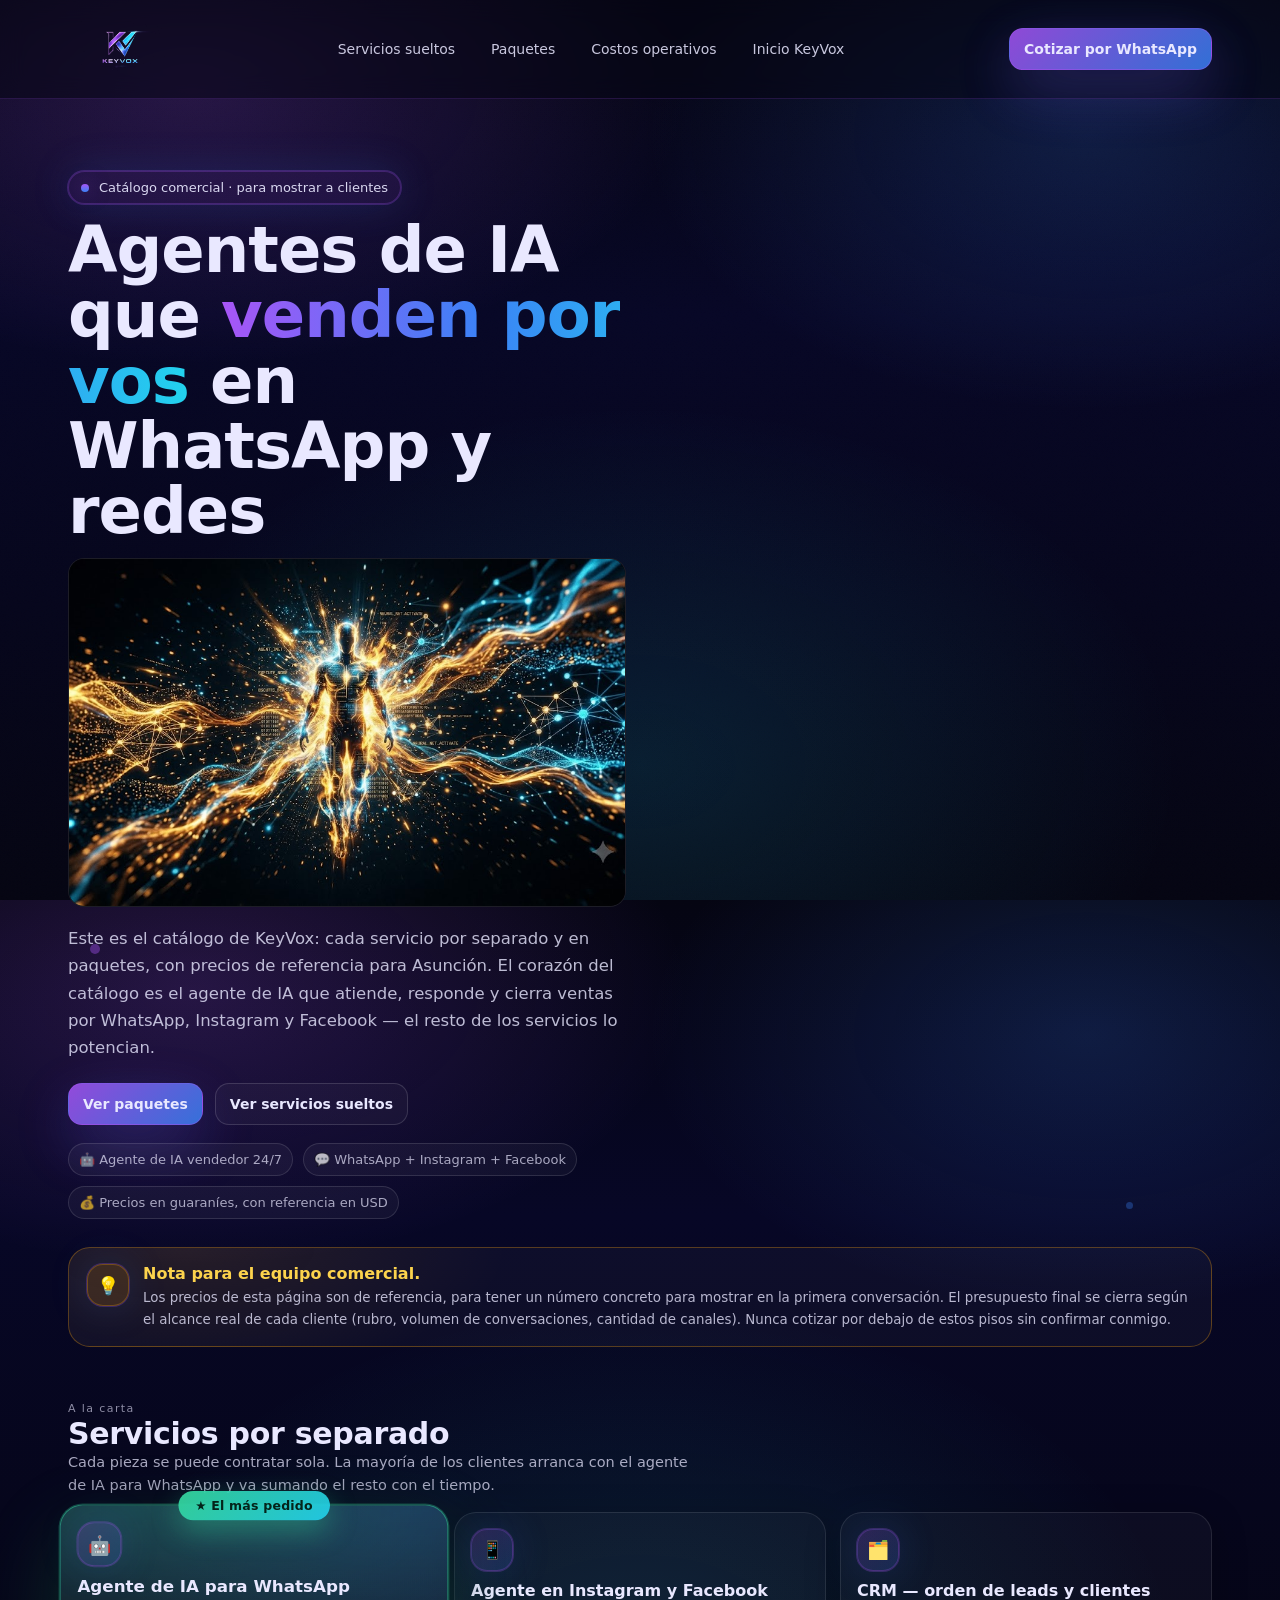
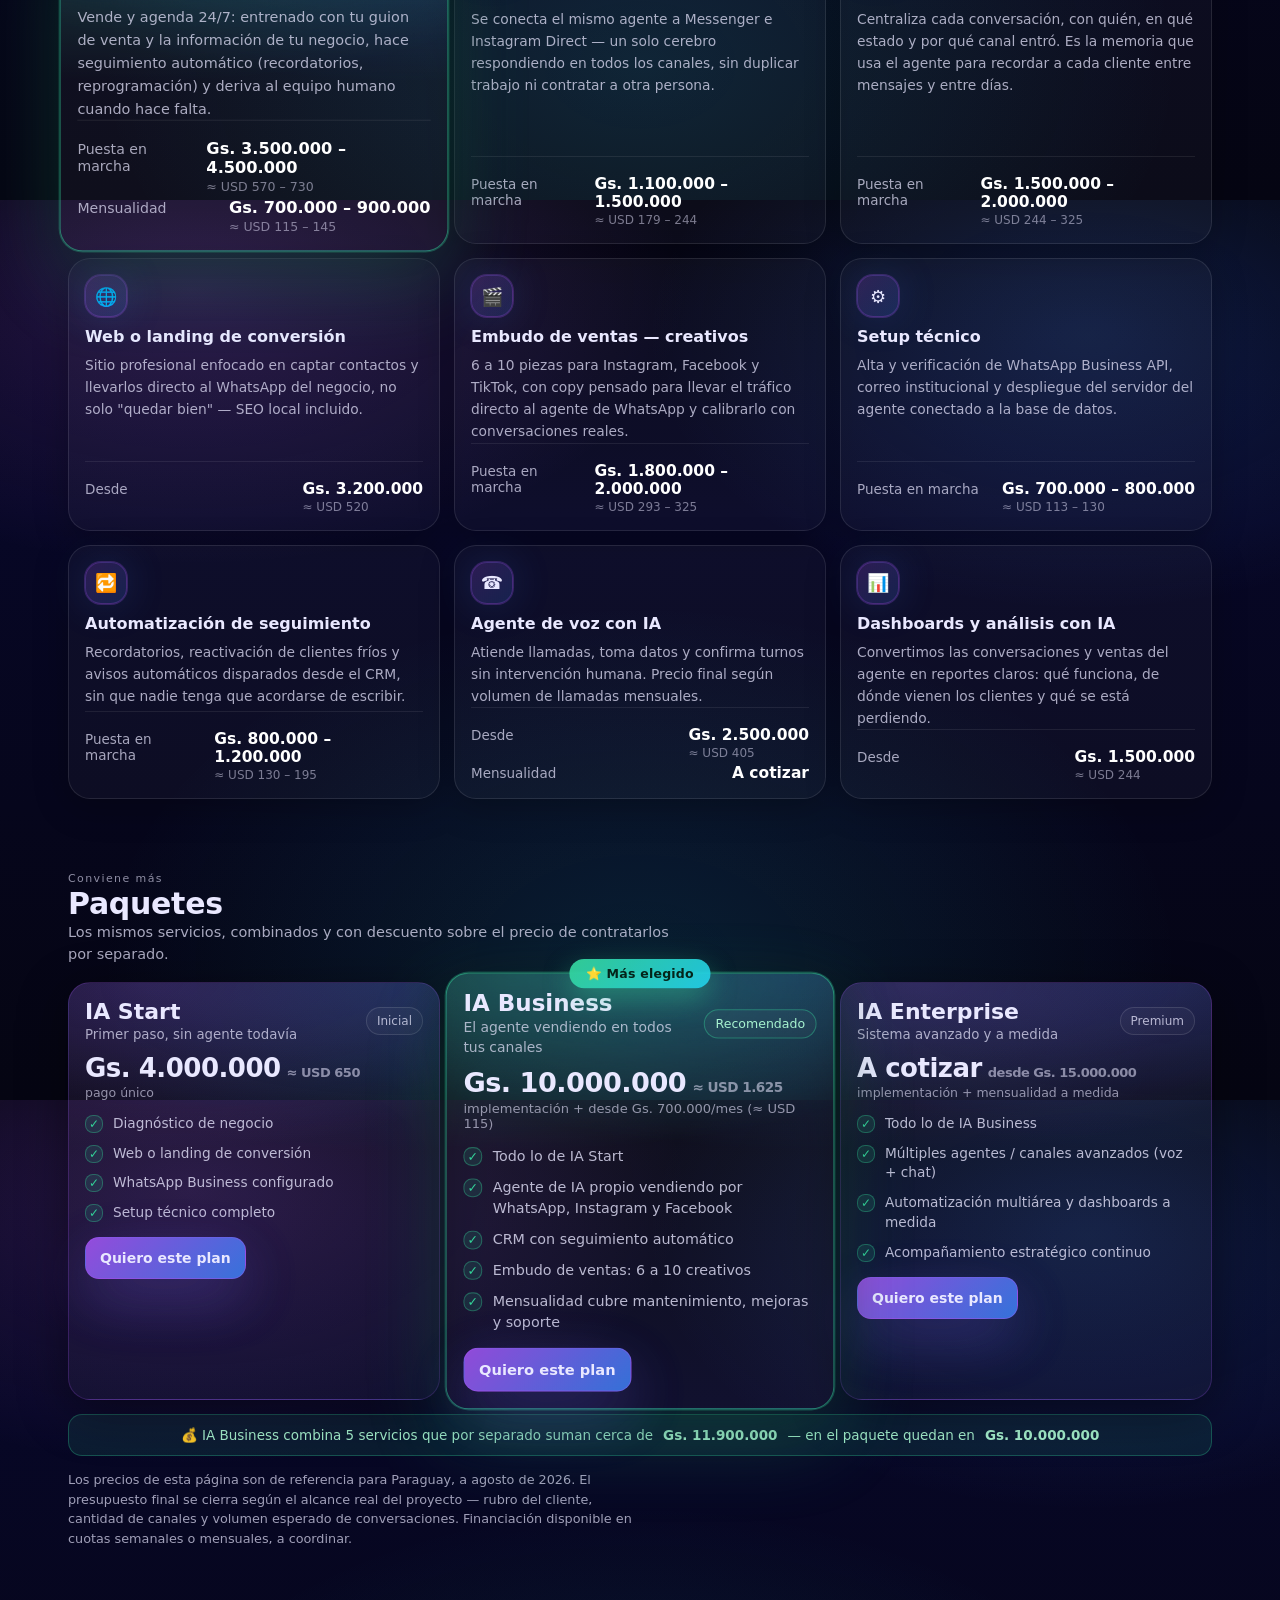
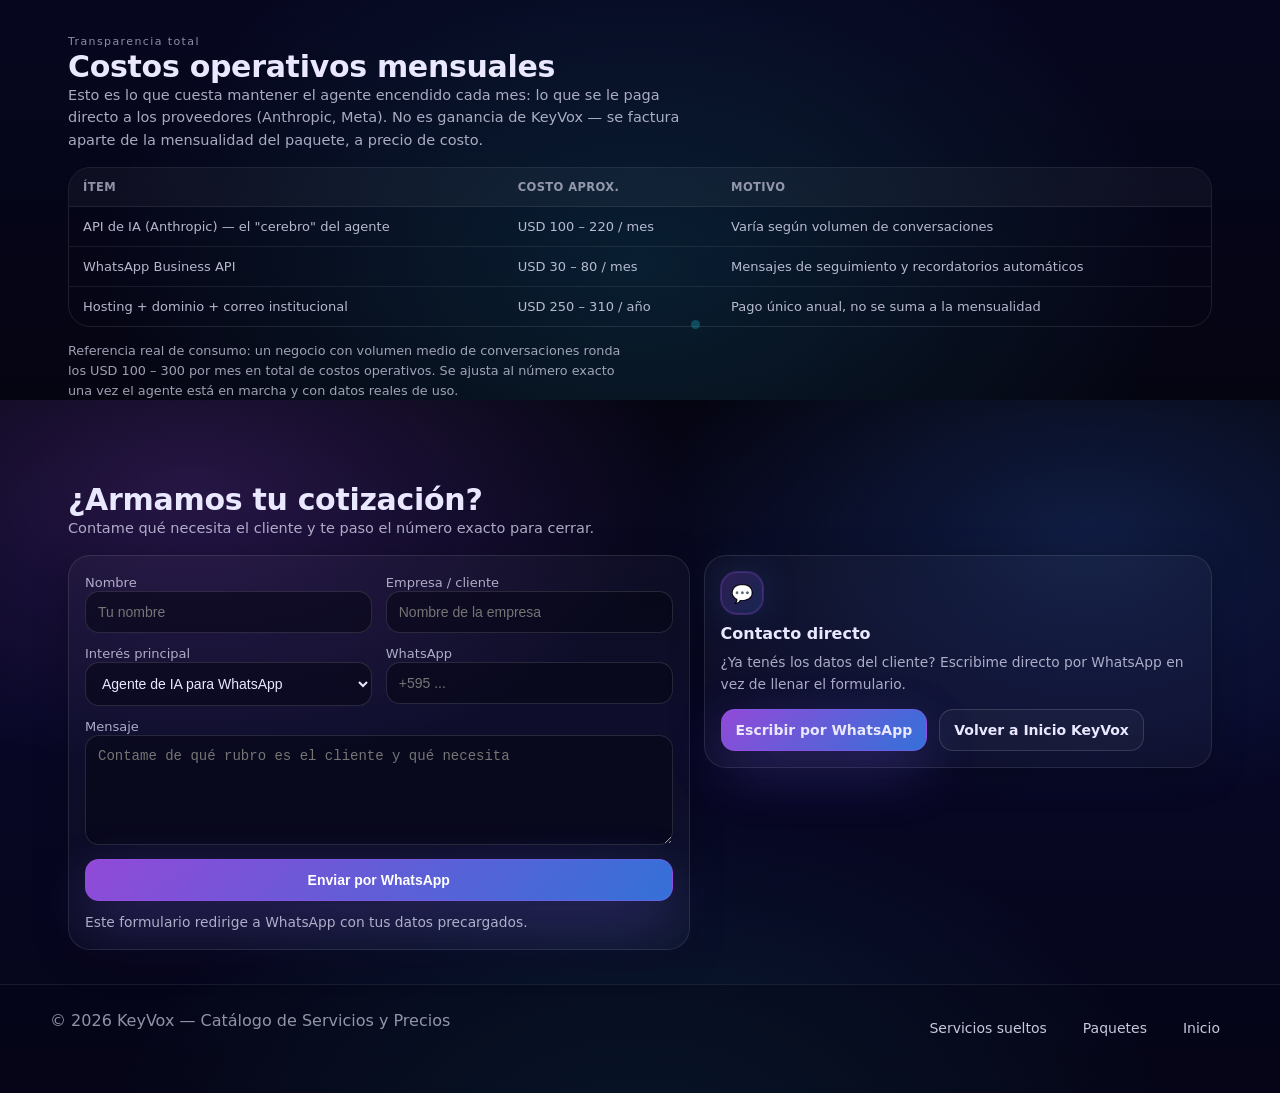
<file: catalogo.html>
<!doctype html>
<html lang="es">
<head>
  <meta charset="utf-8" />
  <meta name="viewport" content="width=device-width,initial-scale=1" />
  <meta name="color-scheme" content="dark">
  <meta name="description" content="Catálogo KeyVox: servicios de IA, automatización y marketing por separado y en paquetes, con precios de referencia para Paraguay." />

  <link rel="icon" type="image/png" href="keyvoxlogo.png">
  <link rel="apple-touch-icon" href="keyvoxlogo.png">

  <title>KeyVox | Catálogo de Servicios y Precios</title>
  <link rel="stylesheet" href="styles.css">

  <style>
    /* Estilos propios de esta página (catálogo). El resto viene de styles.css */

    .note-box{
      display:flex; gap:14px; align-items:flex-start;
      border-radius: var(--radius); border:1px solid rgba(245,158,11,.32);
      background: radial-gradient(500px 200px at 10% 0%, rgba(245,158,11,.10), transparent 65%), rgba(255,255,255,.03);
      padding:16px 18px; margin:0 auto 8px; max-width:var(--max);
    }
    .note-box .icon{ background: rgba(245,158,11,.14); border-color: rgba(245,158,11,.3); flex:0 0 auto; margin-bottom:0; }
    .note-box strong{ color:#fcd34d; }
    .note-box p{ margin:4px 0 0; color: rgba(233,232,255,.78); font-size:13.4px; line-height:1.6; }

    /* Precio de servicio suelto */
    .svc-card{ display:flex; flex-direction:column; }
    .svc-price{ margin-top:auto; padding-top:14px; border-top:1px solid var(--border, rgba(255,255,255,.08)); }
    .svc-price .row{ display:flex; justify-content:space-between; align-items:baseline; gap:8px; font-size:13.5px; color:rgba(233,232,255,.7); margin-top:4px; }
    .svc-price .gs{ font-weight:800; font-size:15.5px; color:#fff; font-variant-numeric: tabular-nums; }
    .svc-price .usd{ font-size:12px; color: rgba(233,232,255,.5); }

    /* Paquetes */
    .pkg-card{ position:relative; }
    .pkg-card .amount{ font-size:26px; font-weight:800; letter-spacing:-.5px; margin:10px 0 2px; }
    .pkg-card .amount .usd{ font-size:.5em; color: rgba(233,232,255,.55); font-weight:700; margin-left:6px; }
    .pkg-card .per{ font-size:12.5px; color: rgba(233,232,255,.6); display:block; margin-bottom:14px; }

    .save-banner{
      display:flex; align-items:center; gap:10px; justify-content:center;
      background: rgba(52,211,153,.1); border:1px solid rgba(52,211,153,.3);
      border-radius:14px; padding:12px 16px; font-size:13.5px; color:#a7f3d0; margin-top:14px;
      text-align:center;
    }

    /* Costos operativos (transparencia) */
    .op-wrap{ overflow-x:auto; border-radius:var(--radius); border:1px solid rgba(255,255,255,.10); }
    table.op-table{ width:100%; border-collapse:collapse; font-size:13px; min-width:560px; }
    table.op-table th, table.op-table td{ padding:12px 14px; text-align:left; border-bottom:1px solid rgba(255,255,255,.08); }
    table.op-table thead th{ background: rgba(255,255,255,.04); font-size:11.5px; text-transform:uppercase; letter-spacing:.4px; color: rgba(233,232,255,.6); }
    table.op-table td{ color: rgba(233,232,255,.78); }
    table.op-table tr:last-child td{ border-bottom:none; }

    @media (max-width: 980px){
      .grid-3{ grid-template-columns:1fr; }
    }
  </style>
</head>
<body>

  <div class="wrap">
    <div class="float f1"></div>
    <div class="float f2"></div>
    <div class="float f3"></div>

    <!-- NAV -->
    <nav class="nav" aria-label="Navegación principal">
      <div class="nav-inner">
        <div class="brand">
          <a href="index.html" style="display:flex;align-items:center;gap:10px;">
            <img src="keyvoxlogo.png" alt="KeyVox logo" style="height:70px;width:auto;">
          </a>
        </div>

        <div class="nav-links">
          <a href="#separados">Servicios sueltos</a>
          <a href="#paquetes">Paquetes</a>
          <a href="#transparencia">Costos operativos</a>
          <a href="index.html">Inicio KeyVox</a>
        </div>

        <div style="display:flex; gap:10px;">
          <a class="btn btn-primary" href="#contacto">Cotizar por WhatsApp</a>
        </div>
      </div>
    </nav>

    <!-- HERO -->
    <header class="hero" id="top">
      <div class="hero-copy">
        <div class="badge">
          <span class="dot"></span>
          Catálogo comercial · para mostrar a clientes
        </div>

        <h1>Agentes de IA que <span class="grad">venden por vos</span> en WhatsApp y redes</h1>

        <img src="img/agente-ia.jpg" alt="Agente de IA vendiendo por WhatsApp" class="portfolio-img wide" style="max-width:560px; margin:4px 0 18px;">

        <p class="lead">
          Este es el catálogo de KeyVox: cada servicio por separado y en paquetes, con precios de
          referencia para Asunción. El corazón del catálogo es el agente de IA que atiende, responde
          y cierra ventas por WhatsApp, Instagram y Facebook — el resto de los servicios lo potencian.
        </p>

        <div class="hero-actions">
          <a class="btn btn-primary" href="#paquetes">Ver paquetes</a>
          <a class="btn btn-ghost" href="#separados">Ver servicios sueltos</a>
        </div>

        <div class="hero-meta">
          <span class="pill">🤖 Agente de IA vendedor 24/7</span>
          <span class="pill">💬 WhatsApp + Instagram + Facebook</span>
          <span class="pill">💰 Precios en guaraníes, con referencia en USD</span>
        </div>
      </div>
    </header>

    <!-- NOTA PARA VENDEDORES -->
    <div style="max-width:var(--max); margin:0 auto; padding:0 18px 8px;">
      <div class="note-box">
        <div class="icon">💡</div>
        <div>
          <strong>Nota para el equipo comercial.</strong>
          <p>Los precios de esta página son de referencia, para tener un número concreto para mostrar en
          la primera conversación. El presupuesto final se cierra según el alcance real de cada cliente
          (rubro, volumen de conversaciones, cantidad de canales). Nunca cotizar por debajo de estos pisos
          sin confirmar conmigo.</p>
        </div>
      </div>
    </div>

    <!-- SERVICIOS POR SEPARADO -->
    <section id="separados">
      <div class="section-title">
        <div>
          <span class="eyebrow">A la carta</span>
          <h2>Servicios por separado</h2>
          <p>Cada pieza se puede contratar sola. La mayoría de los clientes arranca con el agente de IA
          para WhatsApp y va sumando el resto con el tiempo.</p>
        </div>
      </div>

      <div class="grid grid-3">
        <article class="card svc-card reco">
          <div class="price-ribbon">★ El más pedido</div>
          <div class="icon">🤖</div>
          <h3>Agente de IA para WhatsApp</h3>
          <p>Vende y agenda 24/7: entrenado con tu guion de venta y la información de tu negocio, hace
          seguimiento automático (recordatorios, reprogramación) y deriva al equipo humano cuando hace falta.</p>
          <div class="svc-price">
            <div class="row"><span>Puesta en marcha</span><span><span class="gs">Gs. 3.500.000 – 4.500.000</span><br><span class="usd">≈ USD 570 – 730</span></span></div>
            <div class="row"><span>Mensualidad</span><span><span class="gs">Gs. 700.000 – 900.000</span><br><span class="usd">≈ USD 115 – 145</span></span></div>
          </div>
        </article>

        <article class="card svc-card">
          <div class="icon">📱</div>
          <h3>Agente en Instagram y Facebook</h3>
          <p>Se conecta el mismo agente a Messenger e Instagram Direct — un solo cerebro respondiendo en
          todos los canales, sin duplicar trabajo ni contratar a otra persona.</p>
          <div class="svc-price">
            <div class="row"><span>Puesta en marcha</span><span><span class="gs">Gs. 1.100.000 – 1.500.000</span><br><span class="usd">≈ USD 179 – 244</span></span></div>
          </div>
        </article>

        <article class="card svc-card">
          <div class="icon">🗂️</div>
          <h3>CRM — orden de leads y clientes</h3>
          <p>Centraliza cada conversación, con quién, en qué estado y por qué canal entró. Es la memoria
          que usa el agente para recordar a cada cliente entre mensajes y entre días.</p>
          <div class="svc-price">
            <div class="row"><span>Puesta en marcha</span><span><span class="gs">Gs. 1.500.000 – 2.000.000</span><br><span class="usd">≈ USD 244 – 325</span></span></div>
          </div>
        </article>

        <article class="card svc-card">
          <div class="icon">🌐</div>
          <h3>Web o landing de conversión</h3>
          <p>Sitio profesional enfocado en captar contactos y llevarlos directo al WhatsApp del negocio,
          no solo "quedar bien" — SEO local incluido.</p>
          <div class="svc-price">
            <div class="row"><span>Desde</span><span><span class="gs">Gs. 3.200.000</span><br><span class="usd">≈ USD 520</span></span></div>
          </div>
        </article>

        <article class="card svc-card">
          <div class="icon">🎬</div>
          <h3>Embudo de ventas — creativos</h3>
          <p>6 a 10 piezas para Instagram, Facebook y TikTok, con copy pensado para llevar el tráfico
          directo al agente de WhatsApp y calibrarlo con conversaciones reales.</p>
          <div class="svc-price">
            <div class="row"><span>Puesta en marcha</span><span><span class="gs">Gs. 1.800.000 – 2.000.000</span><br><span class="usd">≈ USD 293 – 325</span></span></div>
          </div>
        </article>

        <article class="card svc-card">
          <div class="icon">⚙️</div>
          <h3>Setup técnico</h3>
          <p>Alta y verificación de WhatsApp Business API, correo institucional y despliegue del servidor
          del agente conectado a la base de datos.</p>
          <div class="svc-price">
            <div class="row"><span>Puesta en marcha</span><span><span class="gs">Gs. 700.000 – 800.000</span><br><span class="usd">≈ USD 113 – 130</span></span></div>
          </div>
        </article>

        <article class="card svc-card">
          <div class="icon">🔁</div>
          <h3>Automatización de seguimiento</h3>
          <p>Recordatorios, reactivación de clientes fríos y avisos automáticos disparados desde el CRM,
          sin que nadie tenga que acordarse de escribir.</p>
          <div class="svc-price">
            <div class="row"><span>Puesta en marcha</span><span><span class="gs">Gs. 800.000 – 1.200.000</span><br><span class="usd">≈ USD 130 – 195</span></span></div>
          </div>
        </article>

        <article class="card svc-card">
          <div class="icon">☎️</div>
          <h3>Agente de voz con IA</h3>
          <p>Atiende llamadas, toma datos y confirma turnos sin intervención humana. Precio final según
          volumen de llamadas mensuales.</p>
          <div class="svc-price">
            <div class="row"><span>Desde</span><span><span class="gs">Gs. 2.500.000</span><br><span class="usd">≈ USD 405</span></span></div>
            <div class="row"><span>Mensualidad</span><span><span class="gs">A cotizar</span></span></div>
          </div>
        </article>

        <article class="card svc-card">
          <div class="icon">📊</div>
          <h3>Dashboards y análisis con IA</h3>
          <p>Convertimos las conversaciones y ventas del agente en reportes claros: qué funciona, de dónde
          vienen los clientes y qué se está perdiendo.</p>
          <div class="svc-price">
            <div class="row"><span>Desde</span><span><span class="gs">Gs. 1.500.000</span><br><span class="usd">≈ USD 244</span></span></div>
          </div>
        </article>
      </div>
    </section>

    <!-- PAQUETES -->
    <section id="paquetes">
      <div class="section-title">
        <div>
          <span class="eyebrow">Conviene más</span>
          <h2>Paquetes</h2>
          <p>Los mismos servicios, combinados y con descuento sobre el precio de contratarlos por separado.</p>
        </div>
      </div>

      <div class="grid grid-3">
        <div class="card price pkg-card">
          <div class="top">
            <div><b>IA Start</b><br><small>Primer paso, sin agente todavía</small></div>
            <span class="tag">Inicial</span>
          </div>
          <div class="amount">Gs. 4.000.000<span class="usd">≈ USD 650</span></div>
          <span class="per">pago único</span>
          <ul class="list">
            <li><span class="check">✓</span> Diagnóstico de negocio</li>
            <li><span class="check">✓</span> Web o landing de conversión</li>
            <li><span class="check">✓</span> WhatsApp Business configurado</li>
            <li><span class="check">✓</span> Setup técnico completo</li>
          </ul>
          <div class="hero-actions" style="margin-top:14px;">
            <a class="btn btn-primary" href="#contacto" onclick="prefillPlan('IA Start')">Quiero este plan</a>
          </div>
        </div>

        <div class="card price pkg-card reco">
          <div class="price-ribbon">⭐ Más elegido</div>
          <div class="top">
            <div><b>IA Business</b><br><small>El agente vendiendo en todos tus canales</small></div>
            <span class="tag" style="border-color:rgba(52,211,153,.4);color:#a7f3d0;">Recomendado</span>
          </div>
          <div class="amount">Gs. 10.000.000<span class="usd">≈ USD 1.625</span></div>
          <span class="per">implementación + desde Gs. 700.000/mes (≈ USD 115)</span>
          <ul class="list">
            <li><span class="check">✓</span> Todo lo de IA Start</li>
            <li><span class="check">✓</span> Agente de IA propio vendiendo por WhatsApp, Instagram y Facebook</li>
            <li><span class="check">✓</span> CRM con seguimiento automático</li>
            <li><span class="check">✓</span> Embudo de ventas: 6 a 10 creativos</li>
            <li><span class="check">✓</span> Mensualidad cubre mantenimiento, mejoras y soporte</li>
          </ul>
          <div class="hero-actions" style="margin-top:14px;">
            <a class="btn btn-primary" href="#contacto" onclick="prefillPlan('IA Business')">Quiero este plan</a>
          </div>
        </div>

        <div class="card price pkg-card">
          <div class="top">
            <div><b>IA Enterprise</b><br><small>Sistema avanzado y a medida</small></div>
            <span class="tag">Premium</span>
          </div>
          <div class="amount">A cotizar<span class="usd">desde Gs. 15.000.000</span></div>
          <span class="per">implementación + mensualidad a medida</span>
          <ul class="list">
            <li><span class="check">✓</span> Todo lo de IA Business</li>
            <li><span class="check">✓</span> Múltiples agentes / canales avanzados (voz + chat)</li>
            <li><span class="check">✓</span> Automatización multiárea y dashboards a medida</li>
            <li><span class="check">✓</span> Acompañamiento estratégico continuo</li>
          </ul>
          <div class="hero-actions" style="margin-top:14px;">
            <a class="btn btn-primary" href="#contacto" onclick="prefillPlan('IA Enterprise')">Quiero este plan</a>
          </div>
        </div>
      </div>

      <div class="save-banner">💰 IA Business combina 5 servicios que por separado suman cerca de <strong>Gs. 11.900.000</strong> — en el paquete quedan en <strong>Gs. 10.000.000</strong></div>

      <p class="note" style="margin-top:14px; max-width:70ch;">
        Los precios de esta página son de referencia para Paraguay, a agosto de 2026. El presupuesto final
        se cierra según el alcance real del proyecto — rubro del cliente, cantidad de canales y volumen
        esperado de conversaciones. Financiación disponible en cuotas semanales o mensuales, a coordinar.
      </p>
    </section>

    <!-- TRANSPARENCIA -->
    <section id="transparencia">
      <div class="section-title">
        <div>
          <span class="eyebrow">Transparencia total</span>
          <h2>Costos operativos mensuales</h2>
          <p>Esto es lo que cuesta mantener el agente encendido cada mes: lo que se le paga directo a los
          proveedores (Anthropic, Meta). No es ganancia de KeyVox — se factura aparte de la mensualidad
          del paquete, a precio de costo.</p>
        </div>
      </div>
      <div class="op-wrap">
        <table class="op-table">
          <thead><tr><th>Ítem</th><th>Costo aprox.</th><th>Motivo</th></tr></thead>
          <tbody>
            <tr><td>API de IA (Anthropic) — el "cerebro" del agente</td><td>USD 100 – 220 / mes</td><td>Varía según volumen de conversaciones</td></tr>
            <tr><td>WhatsApp Business API</td><td>USD 30 – 80 / mes</td><td>Mensajes de seguimiento y recordatorios automáticos</td></tr>
            <tr><td>Hosting + dominio + correo institucional</td><td>USD 250 – 310 / año</td><td>Pago único anual, no se suma a la mensualidad</td></tr>
          </tbody>
        </table>
      </div>
      <p class="note" style="margin-top:14px; max-width:70ch;">
        Referencia real de consumo: un negocio con volumen medio de conversaciones ronda los USD 100 –
        300 por mes en total de costos operativos. Se ajusta al número exacto una vez el agente está en
        marcha y con datos reales de uso.
      </p>
    </section>

    <!-- CONTACTO -->
    <section id="contacto">
      <div class="section-title">
        <div>
          <h2>¿Armamos tu cotización?</h2>
          <p>Contame qué necesita el cliente y te paso el número exacto para cerrar.</p>
        </div>
      </div>

      <div class="contact">
        <div class="card">
          <form class="form" id="leadForm">
            <div class="grid grid-2">
              <div>
                <label for="nombre" class="form-label">Nombre</label>
                <input id="nombre" name="nombre" placeholder="Tu nombre" required>
              </div>
              <div>
                <label for="empresa" class="form-label">Empresa / cliente</label>
                <input id="empresa" name="empresa" placeholder="Nombre de la empresa">
              </div>
            </div>

            <div class="grid grid-2">
              <div>
                <label for="servicio" class="form-label">Interés principal</label>
                <select id="servicio" name="servicio">
                  <option value="Agente de IA para WhatsApp">Agente de IA para WhatsApp</option>
                  <option value="Plan IA Start">Plan IA Start</option>
                  <option value="Plan IA Business">Plan IA Business</option>
                  <option value="Plan IA Enterprise">Plan IA Enterprise</option>
                  <option value="Servicio suelto">Servicio suelto (a definir)</option>
                </select>
              </div>
              <div>
                <label for="telefono" class="form-label">WhatsApp</label>
                <input id="telefono" name="telefono" placeholder="+595 ...">
              </div>
            </div>

            <div>
              <label for="mensaje" class="form-label">Mensaje</label>
              <textarea id="mensaje" name="mensaje" placeholder="Contame de qué rubro es el cliente y qué necesita"></textarea>
            </div>

            <button class="btn btn-primary" type="submit">Enviar por WhatsApp</button>

            <p class="note">
              Este formulario redirige a WhatsApp con tus datos precargados.
            </p>
          </form>
        </div>

        <div class="card">
          <div class="icon">💬</div>
          <h3>Contacto directo</h3>
          <p>¿Ya tenés los datos del cliente? Escribime directo por WhatsApp en vez de llenar el formulario.</p>

          <div class="hero-actions" style="margin-top:14px;">
            <a class="btn btn-primary" id="waLink" href="https://wa.me/595971853291" target="_blank" rel="noopener">
              Escribir por WhatsApp
            </a>
            <a class="btn btn-ghost" href="index.html">Volver a Inicio KeyVox</a>
          </div>
        </div>
      </div>
    </section>

    <footer>
      <div class="inner">
        <div>© <span id="year"></span> KeyVox — Catálogo de Servicios y Precios</div>
        <div class="nav-links">
          <a href="#separados">Servicios sueltos</a>
          <a href="#paquetes">Paquetes</a>
          <a href="index.html">Inicio</a>
        </div>
      </div>
    </footer>
  </div>

  <script>
    const WHATSAPP_NUMBER = "595971853291";

    function buildWhatsAppLink(message) {
      const base = "https://wa.me/" + WHATSAPP_NUMBER;
      const text = encodeURIComponent(message || "Hola KeyVox, quiero una cotización del catálogo.");
      return base + "?text=" + text;
    }

    function prefillPlan(planName) {
      const sel = document.getElementById("servicio");
      const msg = document.getElementById("mensaje");
      if (sel) sel.value = "Plan " + planName;
      if (msg) msg.value = `Hola KeyVox, quiero cotizar el plan ${planName} para un cliente. Rubro del cliente: `;
      document.getElementById("contacto").scrollIntoView({ behavior: "smooth" });
    }

    const wa = document.getElementById("waLink");
    if (wa) wa.href = buildWhatsAppLink("Hola KeyVox, estoy usando el catálogo con un cliente y necesito una cotización.");

    document.getElementById("year").textContent = new Date().getFullYear();

    document.getElementById("leadForm").addEventListener("submit", function (e) {
      e.preventDefault();
      const nombre = document.getElementById("nombre").value || "";
      const empresa = document.getElementById("empresa").value || "";
      const servicio = document.getElementById("servicio").value || "";
      const tel = document.getElementById("telefono").value || "";
      const mensaje = document.getElementById("mensaje").value || "";
      const full = `Hola KeyVox, soy ${nombre}${empresa ? " (cliente: " + empresa + ")" : ""}. ` +
                   `Me interesa: ${servicio}. ` +
                   `${tel ? "Mi WhatsApp es: " + tel + ". " : ""}` +
                   `${mensaje}`;
      window.open(buildWhatsAppLink(full), "_blank");
    });
  </script>
</body>
</html>
</file>
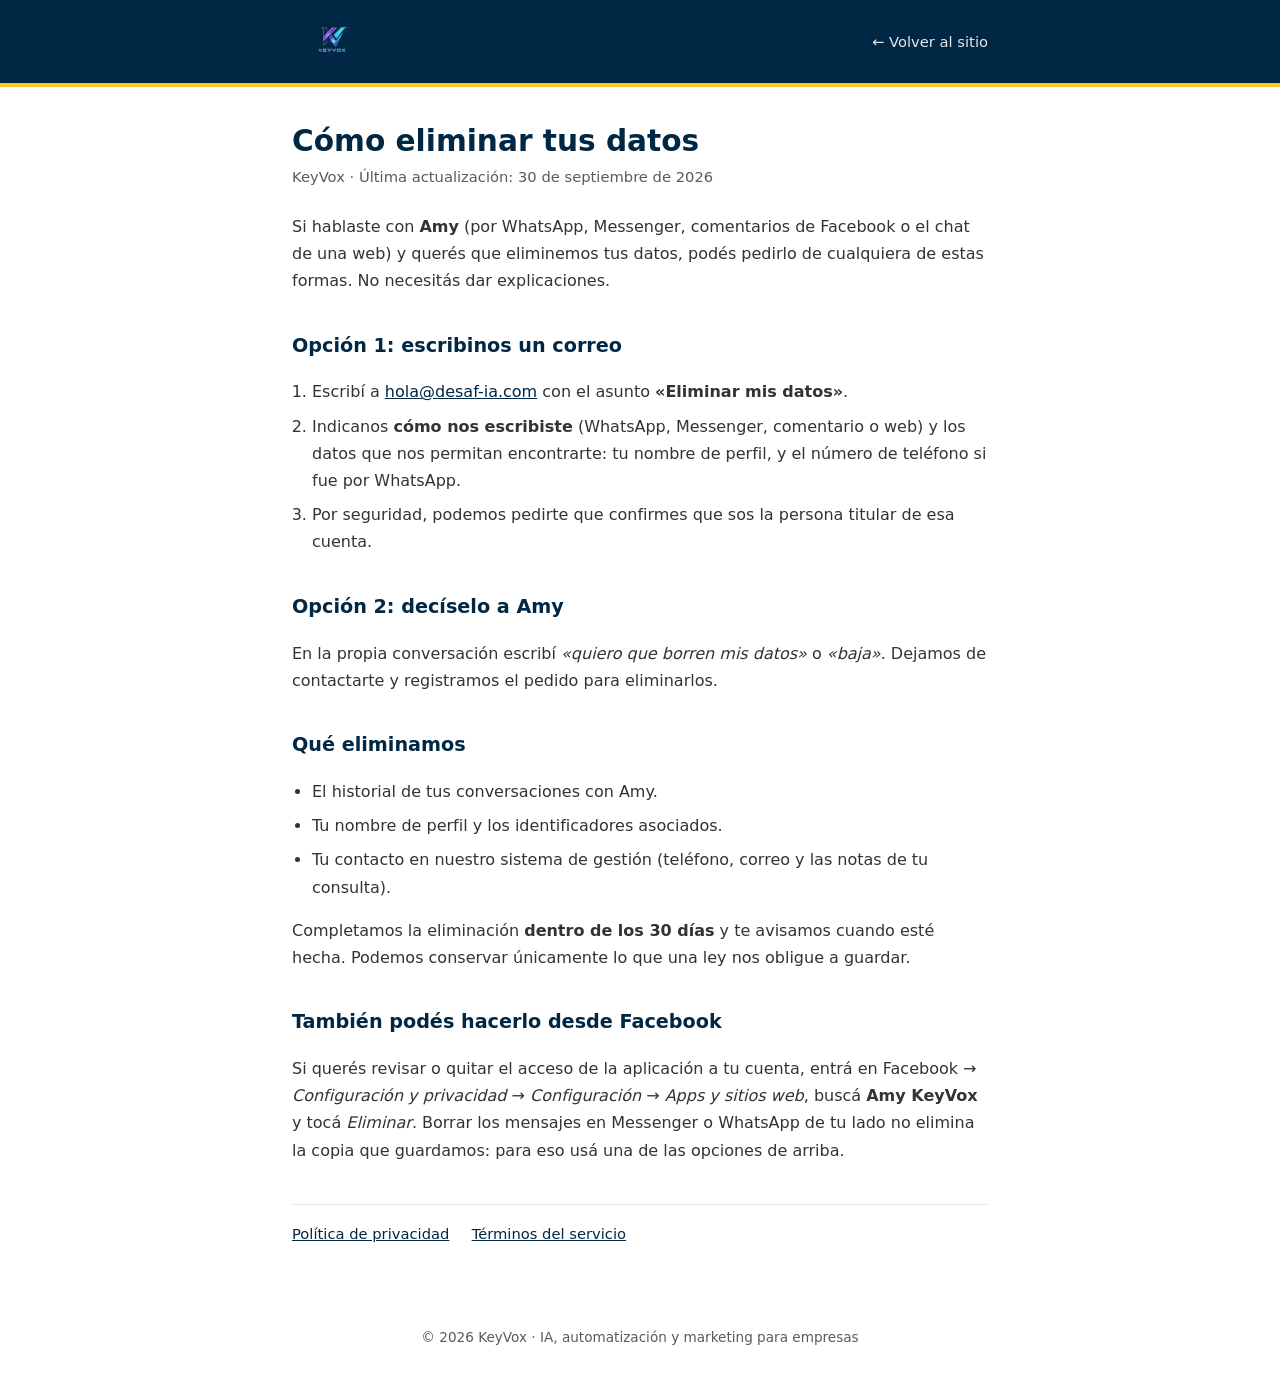
<file: eliminar-datos.html>
<!doctype html>
<html lang="es">
<head>
<meta charset="utf-8">
<meta name="viewport" content="width=device-width, initial-scale=1">
<meta name="description" content="Cómo pedir que KeyVox elimine tus datos de las conversaciones con Amy.">
<link rel="icon" type="image/png" href="keyvoxlogo.png">
<title>Cómo eliminar tus datos | KeyVox</title>
<link rel="stylesheet" href="legal.css">
</head>
<body>

<header class="cab">
  <div class="cab-inner">
    <a href="./"><img src="keyvoxlogo.png" alt="KeyVox"></a>
    <a class="volver" href="./">← Volver al sitio</a>
  </div>
</header>

<main>
<h1>Cómo eliminar tus datos</h1>
<p class="fecha">KeyVox · Última actualización: 30 de septiembre de 2026</p>

<p>
  Si hablaste con <strong>Amy</strong> (por WhatsApp, Messenger, comentarios de
  Facebook o el chat de una web) y querés que eliminemos tus datos, podés
  pedirlo de cualquiera de estas formas. No necesitás dar explicaciones.
</p>

<h2>Opción 1: escribinos un correo</h2>
<ol>
  <li>Escribí a <a href="mailto:hola@desaf-ia.com?subject=Eliminar%20mis%20datos">hola@desaf-ia.com</a> con el asunto <strong>«Eliminar mis datos»</strong>.</li>
  <li>Indicanos <strong>cómo nos escribiste</strong> (WhatsApp, Messenger, comentario o web) y los datos que nos permitan encontrarte: tu nombre de perfil, y el número de teléfono si fue por WhatsApp.</li>
  <li>Por seguridad, podemos pedirte que confirmes que sos la persona titular de esa cuenta.</li>
</ol>

<h2>Opción 2: decíselo a Amy</h2>
<p>
  En la propia conversación escribí <em>«quiero que borren mis datos»</em> o
  <em>«baja»</em>. Dejamos de contactarte y registramos el pedido para eliminarlos.
</p>

<h2>Qué eliminamos</h2>
<ul>
  <li>El historial de tus conversaciones con Amy.</li>
  <li>Tu nombre de perfil y los identificadores asociados.</li>
  <li>Tu contacto en nuestro sistema de gestión (teléfono, correo y las notas de tu consulta).</li>
</ul>
<p>
  Completamos la eliminación <strong>dentro de los 30 días</strong> y te avisamos
  cuando esté hecha. Podemos conservar únicamente lo que una ley nos obligue a guardar.
</p>

<h2>También podés hacerlo desde Facebook</h2>
<p>
  Si querés revisar o quitar el acceso de la aplicación a tu cuenta, entrá en
  Facebook → <em>Configuración y privacidad</em> → <em>Configuración</em> →
  <em>Apps y sitios web</em>, buscá <strong>Amy KeyVox</strong> y tocá
  <em>Eliminar</em>. Borrar los mensajes en Messenger o WhatsApp de tu lado no
  elimina la copia que guardamos: para eso usá una de las opciones de arriba.
</p>

<div class="nav-legal">
  <a href="privacidad.html">Política de privacidad</a>
  <a href="terminos.html">Términos del servicio</a>
</div>
</main>

<footer>© 2026 KeyVox · IA, automatización y marketing para empresas</footer>

</body>
</html>
</file>
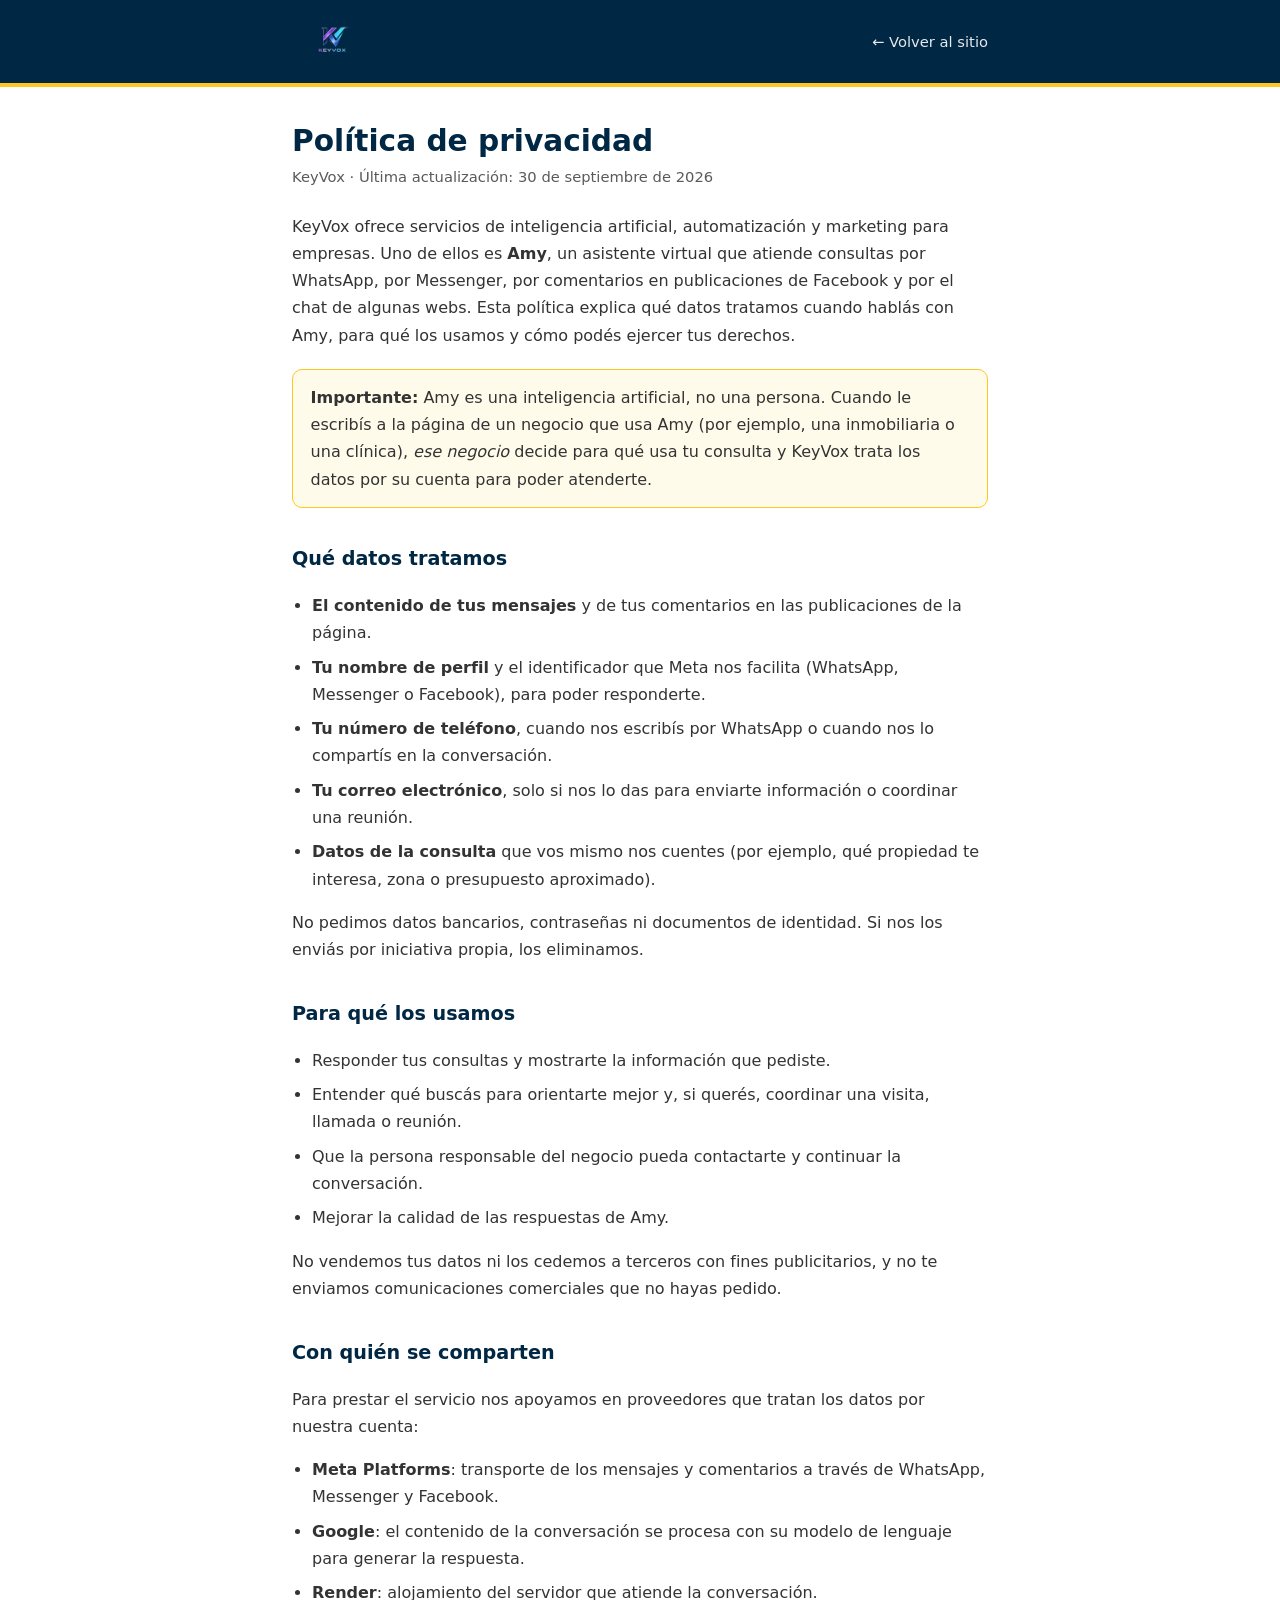
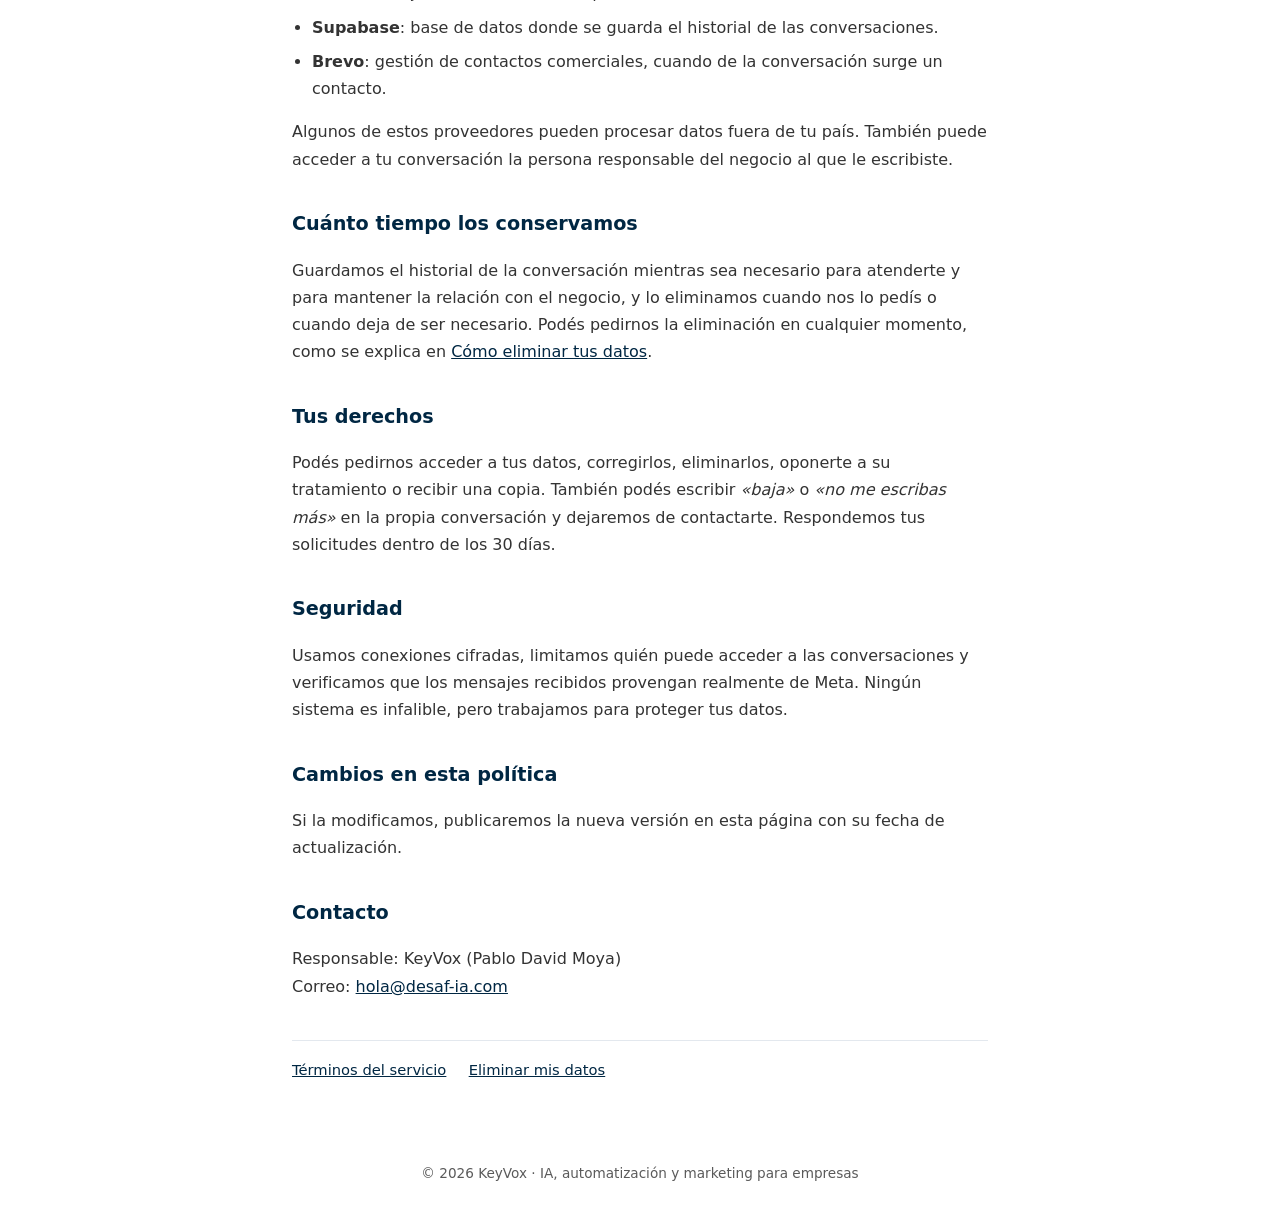
<file: privacidad.html>
<!doctype html>
<html lang="es">
<head>
<meta charset="utf-8">
<meta name="viewport" content="width=device-width, initial-scale=1">
<meta name="description" content="Política de privacidad de KeyVox y de su agente de atención Amy.">
<link rel="icon" type="image/png" href="keyvoxlogo.png">
<title>Política de privacidad | KeyVox</title>
<link rel="stylesheet" href="legal.css">
</head>
<body>

<header class="cab">
  <div class="cab-inner">
    <a href="./"><img src="keyvoxlogo.png" alt="KeyVox"></a>
    <a class="volver" href="./">← Volver al sitio</a>
  </div>
</header>

<main>
<h1>Política de privacidad</h1>
<p class="fecha">KeyVox · Última actualización: 30 de septiembre de 2026</p>

<p>
  KeyVox ofrece servicios de inteligencia artificial, automatización y marketing
  para empresas. Uno de ellos es <strong>Amy</strong>, un asistente virtual que
  atiende consultas por WhatsApp, por Messenger, por comentarios en publicaciones
  de Facebook y por el chat de algunas webs. Esta política explica qué datos
  tratamos cuando hablás con Amy, para qué los usamos y cómo podés ejercer tus derechos.
</p>

<div class="caja">
  <strong>Importante:</strong> Amy es una inteligencia artificial, no una persona.
  Cuando le escribís a la página de un negocio que usa Amy (por ejemplo, una
  inmobiliaria o una clínica), <em>ese negocio</em> decide para qué usa tu
  consulta y KeyVox trata los datos por su cuenta para poder atenderte.
</div>

<h2>Qué datos tratamos</h2>
<ul>
  <li><strong>El contenido de tus mensajes</strong> y de tus comentarios en las publicaciones de la página.</li>
  <li><strong>Tu nombre de perfil</strong> y el identificador que Meta nos facilita (WhatsApp, Messenger o Facebook), para poder responderte.</li>
  <li><strong>Tu número de teléfono</strong>, cuando nos escribís por WhatsApp o cuando nos lo compartís en la conversación.</li>
  <li><strong>Tu correo electrónico</strong>, solo si nos lo das para enviarte información o coordinar una reunión.</li>
  <li><strong>Datos de la consulta</strong> que vos mismo nos cuentes (por ejemplo, qué propiedad te interesa, zona o presupuesto aproximado).</li>
</ul>
<p>
  No pedimos datos bancarios, contraseñas ni documentos de identidad. Si nos los
  enviás por iniciativa propia, los eliminamos.
</p>

<h2>Para qué los usamos</h2>
<ul>
  <li>Responder tus consultas y mostrarte la información que pediste.</li>
  <li>Entender qué buscás para orientarte mejor y, si querés, coordinar una visita, llamada o reunión.</li>
  <li>Que la persona responsable del negocio pueda contactarte y continuar la conversación.</li>
  <li>Mejorar la calidad de las respuestas de Amy.</li>
</ul>
<p>
  No vendemos tus datos ni los cedemos a terceros con fines publicitarios, y no
  te enviamos comunicaciones comerciales que no hayas pedido.
</p>

<h2>Con quién se comparten</h2>
<p>Para prestar el servicio nos apoyamos en proveedores que tratan los datos por nuestra cuenta:</p>
<ul>
  <li><strong>Meta Platforms</strong>: transporte de los mensajes y comentarios a través de WhatsApp, Messenger y Facebook.</li>
  <li><strong>Google</strong>: el contenido de la conversación se procesa con su modelo de lenguaje para generar la respuesta.</li>
  <li><strong>Render</strong>: alojamiento del servidor que atiende la conversación.</li>
  <li><strong>Supabase</strong>: base de datos donde se guarda el historial de las conversaciones.</li>
  <li><strong>Brevo</strong>: gestión de contactos comerciales, cuando de la conversación surge un contacto.</li>
</ul>
<p>
  Algunos de estos proveedores pueden procesar datos fuera de tu país. También
  puede acceder a tu conversación la persona responsable del negocio al que le escribiste.
</p>

<h2>Cuánto tiempo los conservamos</h2>
<p>
  Guardamos el historial de la conversación mientras sea necesario para atenderte
  y para mantener la relación con el negocio, y lo eliminamos cuando nos lo pedís
  o cuando deja de ser necesario. Podés pedirnos la eliminación en cualquier
  momento, como se explica en
  <a href="eliminar-datos.html">Cómo eliminar tus datos</a>.
</p>

<h2>Tus derechos</h2>
<p>
  Podés pedirnos acceder a tus datos, corregirlos, eliminarlos, oponerte a su
  tratamiento o recibir una copia. También podés escribir <em>«baja»</em> o
  <em>«no me escribas más»</em> en la propia conversación y dejaremos de contactarte.
  Respondemos tus solicitudes dentro de los 30 días.
</p>

<h2>Seguridad</h2>
<p>
  Usamos conexiones cifradas, limitamos quién puede acceder a las conversaciones
  y verificamos que los mensajes recibidos provengan realmente de Meta. Ningún
  sistema es infalible, pero trabajamos para proteger tus datos.
</p>

<h2>Cambios en esta política</h2>
<p>
  Si la modificamos, publicaremos la nueva versión en esta página con su fecha de actualización.
</p>

<h2>Contacto</h2>
<p>
  Responsable: KeyVox (Pablo David Moya)<br>
  Correo: <a href="mailto:hola@desaf-ia.com">hola@desaf-ia.com</a>
</p>

<div class="nav-legal">
  <a href="terminos.html">Términos del servicio</a>
  <a href="eliminar-datos.html">Eliminar mis datos</a>
</div>
</main>

<footer>© 2026 KeyVox · IA, automatización y marketing para empresas</footer>

</body>
</html>
</file>
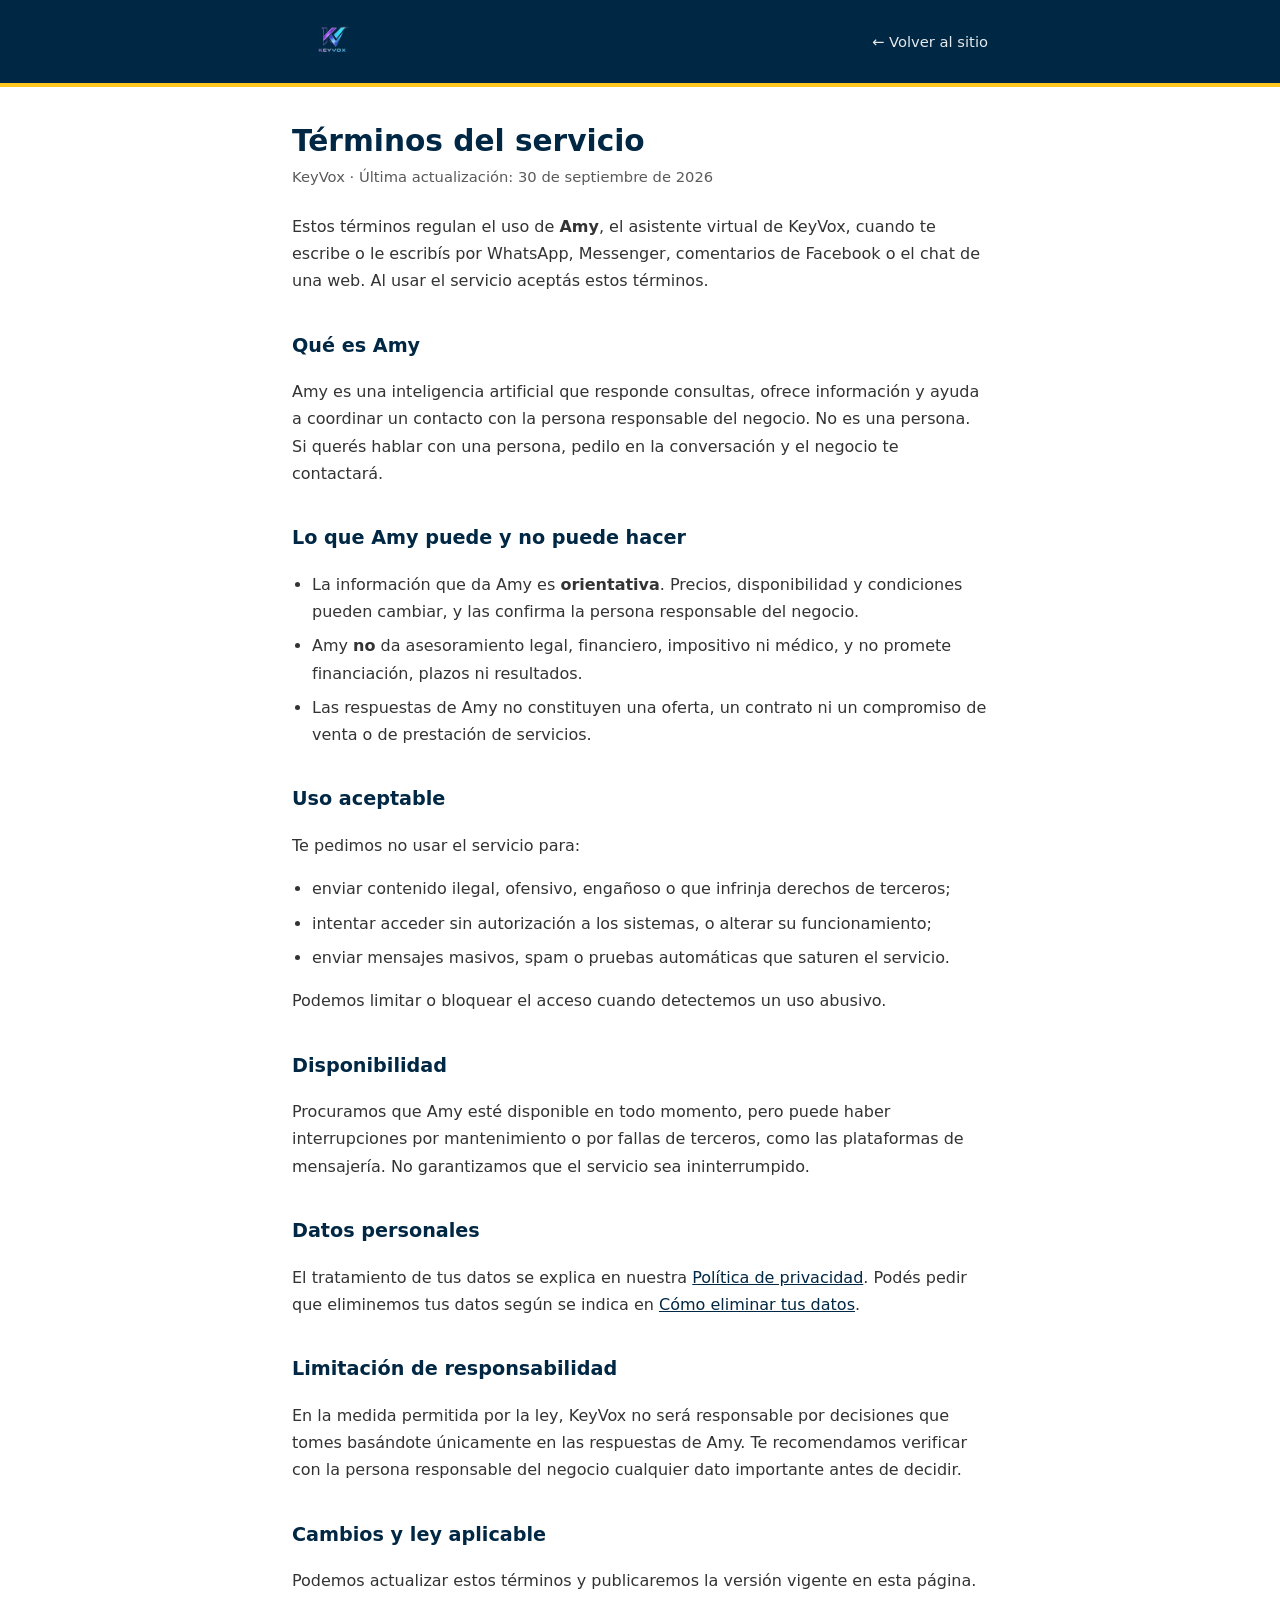
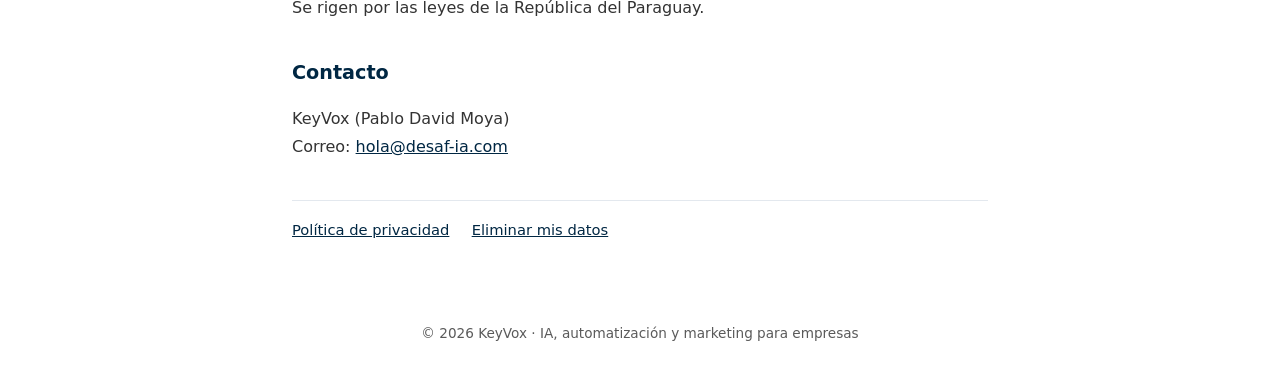
<file: terminos.html>
<!doctype html>
<html lang="es">
<head>
<meta charset="utf-8">
<meta name="viewport" content="width=device-width, initial-scale=1">
<meta name="description" content="Términos del servicio de Amy, el asistente virtual de KeyVox.">
<link rel="icon" type="image/png" href="keyvoxlogo.png">
<title>Términos del servicio | KeyVox</title>
<link rel="stylesheet" href="legal.css">
</head>
<body>

<header class="cab">
  <div class="cab-inner">
    <a href="./"><img src="keyvoxlogo.png" alt="KeyVox"></a>
    <a class="volver" href="./">← Volver al sitio</a>
  </div>
</header>

<main>
<h1>Términos del servicio</h1>
<p class="fecha">KeyVox · Última actualización: 30 de septiembre de 2026</p>

<p>
  Estos términos regulan el uso de <strong>Amy</strong>, el asistente virtual de
  KeyVox, cuando te escribe o le escribís por WhatsApp, Messenger, comentarios de
  Facebook o el chat de una web. Al usar el servicio aceptás estos términos.
</p>

<h2>Qué es Amy</h2>
<p>
  Amy es una inteligencia artificial que responde consultas, ofrece información
  y ayuda a coordinar un contacto con la persona responsable del negocio. No es
  una persona. Si querés hablar con una persona, pedilo en la conversación y el
  negocio te contactará.
</p>

<h2>Lo que Amy puede y no puede hacer</h2>
<ul>
  <li>La información que da Amy es <strong>orientativa</strong>. Precios, disponibilidad y condiciones pueden cambiar, y las confirma la persona responsable del negocio.</li>
  <li>Amy <strong>no</strong> da asesoramiento legal, financiero, impositivo ni médico, y no promete financiación, plazos ni resultados.</li>
  <li>Las respuestas de Amy no constituyen una oferta, un contrato ni un compromiso de venta o de prestación de servicios.</li>
</ul>

<h2>Uso aceptable</h2>
<p>Te pedimos no usar el servicio para:</p>
<ul>
  <li>enviar contenido ilegal, ofensivo, engañoso o que infrinja derechos de terceros;</li>
  <li>intentar acceder sin autorización a los sistemas, o alterar su funcionamiento;</li>
  <li>enviar mensajes masivos, spam o pruebas automáticas que saturen el servicio.</li>
</ul>
<p>Podemos limitar o bloquear el acceso cuando detectemos un uso abusivo.</p>

<h2>Disponibilidad</h2>
<p>
  Procuramos que Amy esté disponible en todo momento, pero puede haber
  interrupciones por mantenimiento o por fallas de terceros, como las
  plataformas de mensajería. No garantizamos que el servicio sea ininterrumpido.
</p>

<h2>Datos personales</h2>
<p>
  El tratamiento de tus datos se explica en nuestra
  <a href="privacidad.html">Política de privacidad</a>. Podés pedir que eliminemos
  tus datos según se indica en <a href="eliminar-datos.html">Cómo eliminar tus datos</a>.
</p>

<h2>Limitación de responsabilidad</h2>
<p>
  En la medida permitida por la ley, KeyVox no será responsable por decisiones
  que tomes basándote únicamente en las respuestas de Amy. Te recomendamos
  verificar con la persona responsable del negocio cualquier dato importante antes de decidir.
</p>

<h2>Cambios y ley aplicable</h2>
<p>
  Podemos actualizar estos términos y publicaremos la versión vigente en esta
  página. Se rigen por las leyes de la República del Paraguay.
</p>

<h2>Contacto</h2>
<p>
  KeyVox (Pablo David Moya)<br>
  Correo: <a href="mailto:hola@desaf-ia.com">hola@desaf-ia.com</a>
</p>

<div class="nav-legal">
  <a href="privacidad.html">Política de privacidad</a>
  <a href="eliminar-datos.html">Eliminar mis datos</a>
</div>
</main>

<footer>© 2026 KeyVox · IA, automatización y marketing para empresas</footer>

</body>
</html>
</file>
<file: styles.css>
:root{
  --bg:#060615;
  --card:#0b0b1f;
  --text:#e9e8ff;
  --muted:#b9b6e6;
  --lila:#a855f7;
  --azul:#3b82f6;
  --cian:#22d3ee;
  --ok:#34d399;
  --warn:#f59e0b;
  --danger:#fb7185;

  --ring: 0 0 0 1px rgba(168,85,247,.25), 0 0 40px rgba(59,130,246,.18);
  --shadow: 0 12px 50px rgba(0,0,0,.45);
  --radius: 22px;
  --radius2: 28px;
  --max: 1180px;
}

*{box-sizing:border-box}
html,body{height:100%}

body{
  margin:0;
  font-family: ui-sans-serif, system-ui, -apple-system, Segoe UI, Roboto, Arial, "Helvetica Neue", Helvetica, sans-serif;
  color:var(--text);
  background:
    radial-gradient(900px 500px at 15% 10%, rgba(168,85,247,.20), transparent 55%),
    radial-gradient(800px 500px at 85% 15%, rgba(59,130,246,.18), transparent 55%),
    radial-gradient(900px 600px at 50% 85%, rgba(34,211,238,.12), transparent 60%),
    linear-gradient(180deg, #050512 0%, #070726 35%, #050512 100%);
  overflow-x:hidden;
}

body::before{
  content:"";
  position:fixed;
  inset:0;
  background-image:url('data:image/svg+xml;utf8,<svg xmlns="http://www.w3.org/2000/svg" width="200" height="200"><filter id="n"><feTurbulence type="fractalNoise" baseFrequency="0.8" numOctaves="3" stitchTiles="stitch"/></filter><rect width="200" height="200" filter="url(%23n)" opacity="0.20"/></svg>');
  mix-blend-mode:overlay;
  opacity:.18;
  pointer-events:none;
  z-index:0;
}

a{
  color:inherit;
  text-decoration:none;
}

.wrap{
  position:relative;
  z-index:1;
}

/* NAV */
.nav{
  position:sticky;
  top:0;
  z-index:50;
  backdrop-filter: blur(12px);
  background: rgba(6,6,21,.55);
  border-bottom:1px solid rgba(168,85,247,.18);
}

.nav-inner{
  max-width:var(--max);
  margin:0 auto;
  display:flex;
  align-items:center;
  justify-content:space-between;
  flex-wrap:wrap;
  padding:14px 18px;
  gap:14px;
}

.brand{
  display:flex;
  align-items:center;
  gap:10px;
  font-weight:800;
  letter-spacing:.2px;
}

.nav-links{
  display:flex;
  gap:16px;
  align-items:center;
  font-size:14px;
  color:rgba(233,232,255,.86);
}

.nav-links a{
  padding:9px 10px;
  border-radius:12px;
  transition: background .2s ease, color .2s ease, transform .2s ease;
}

.nav-links a:hover{
  background: rgba(168,85,247,.10);
  transform: translateY(-1px);
  color:#fff;
}

.btn{
  display:inline-flex;
  align-items:center;
  justify-content:center;
  padding:12px 14px;
  border-radius:14px;
  font-weight:700;
  font-size:14px;
  border:1px solid rgba(255,255,255,.14);
  background: rgba(255,255,255,.06);
  box-shadow: 0 0 0 rgba(0,0,0,0);
  transition: transform .15s ease, box-shadow .2s ease, background .2s ease;
  cursor:pointer;
  user-select:none;
}

.btn:hover{
  transform: translateY(-1px);
  box-shadow: var(--shadow);
}

.btn-primary{
  border:1px solid rgba(168,85,247,.35);
  background: linear-gradient(135deg, rgba(168,85,247,.85), rgba(59,130,246,.85));
  box-shadow: 0 20px 60px rgba(168,85,247,.18), 0 20px 60px rgba(59,130,246,.14);
}

.btn-primary:hover{
  background: linear-gradient(135deg, rgba(168,85,247,.95), rgba(59,130,246,.92));
}

.btn-ghost{
  background: rgba(255,255,255,.03);
}

.btn-accent{
  border:1px solid rgba(34,211,238,.4);
  background: linear-gradient(135deg, rgba(52,211,153,.88), rgba(34,211,238,.88));
  box-shadow: 0 20px 60px rgba(52,211,153,.20), 0 20px 60px rgba(34,211,238,.16);
  animation: accent-breathe 3.2s ease-in-out infinite;
  will-change: transform, filter;
}

.btn-accent:hover{
  background: linear-gradient(135deg, rgba(52,211,153,1), rgba(34,211,238,1));
}

@keyframes accent-breathe{
  0%,100%{
    transform: scale(1);
    filter:
      drop-shadow(0 0 0 rgba(52,211,153,0))
      drop-shadow(0 0 0 rgba(34,211,238,0));
  }
  50%{
    transform: scale(1.05);
    filter:
      drop-shadow(0 0 14px rgba(52,211,153,.75))
      drop-shadow(0 0 26px rgba(34,211,238,.55));
  }
}

@media (prefers-reduced-motion: reduce){
  .btn-accent{ animation:none; }
}

/* Grupo de botones de acción del nav — se envuelve en pantallas chicas en vez de desbordar */
.nav-cta{
  display:flex;
  gap:10px;
  align-items:center;
  flex-wrap:wrap;
  justify-content:flex-end;
  flex:0 0 auto;
}

@media (max-width: 560px){
  .nav-cta .btn{ padding:10px 12px; font-size:13px; }
}

@media (max-width: 480px){
  .nav-inner{ padding:12px 14px; gap:8px; }
  .nav-inner .brand img{ height:48px !important; }
  .nav-cta .btn, .nav-inner > div:last-child .btn{ padding:9px 11px; font-size:12.5px; }
}

/* HERO */
header.hero{
  max-width:var(--max);
  margin:0 auto;
  padding:72px 18px 28px;
  display:grid;
  grid-template-columns: 1fr 1fr;
  gap:28px;
  align-items:center;
}

.hero-impact{
  min-height: calc(100vh - 90px);
}

.hero-copy{
  position:relative;
  z-index:2;
}

.badge{
  display:inline-flex;
  gap:10px;
  align-items:center;
  padding:8px 12px;
  border-radius:999px;
  border:1px solid rgba(168,85,247,.25);
  background: rgba(168,85,247,.07);
  color: rgba(233,232,255,.92);
  font-size:13px;
  width:fit-content;
  box-shadow: var(--ring);
}

.dot{
  width:8px;
  height:8px;
  border-radius:99px;
  background: linear-gradient(180deg, var(--lila), var(--azul));
  box-shadow: 0 0 20px rgba(168,85,247,.5);
}

h1{
  margin:14px 0 14px;
  font-size: clamp(40px, 5vw, 68px);
  line-height:1.02;
  letter-spacing:-1px;
}

.grad{
  background: linear-gradient(90deg, rgba(168,85,247,1), rgba(59,130,246,1), rgba(34,211,238,1));
  -webkit-background-clip:text;
  background-clip:text;
  color:transparent;
}

.lead{
  margin: 0 0 18px;
  color: rgba(233,232,255,.80);
  font-size: 16.5px;
  line-height:1.65;
  max-width: 62ch;
}

.hero-lead-strong{
  font-size:17px;
  max-width:58ch;
}

.hero-actions{
  display:flex;
  gap:12px;
  flex-wrap:wrap;
  margin-top:22px;
}

.hero-meta{
  margin-top:18px;
  display:flex;
  gap:10px;
  flex-wrap:wrap;
  color: rgba(233,232,255,.70);
  font-size:13px;
}

.pill{
  padding:8px 10px;
  border-radius:999px;
  border:1px solid rgba(255,255,255,.12);
  background: rgba(255,255,255,.04);
}

/* HERO VIDEO */
.hero-media{
  position:relative;
}

.hero-video-card{
  border-radius: var(--radius2);
  background:
    radial-gradient(500px 240px at 20% 10%, rgba(168,85,247,.22), transparent 60%),
    radial-gradient(520px 260px at 90% 20%, rgba(59,130,246,.18), transparent 60%),
    rgba(255,255,255,.03);
  border: 1px solid rgba(255,255,255,.10);
  box-shadow: var(--shadow);
  padding:18px;
  position:relative;
  overflow:hidden;
}

.hero-video-card::before{
  content:"";
  position:absolute;
  inset:-2px;
  background: conic-gradient(from 180deg, rgba(168,85,247,.0), rgba(168,85,247,.25), rgba(59,130,246,.22), rgba(34,211,238,.18), rgba(168,85,247,.0));
  opacity:.35;
  filter: blur(12px);
  z-index:0;
}

.hero-video-card > *{
  position:relative;
  z-index:1;
}

.hero-video-top{
  display:flex;
  align-items:flex-start;
  justify-content:space-between;
  gap:12px;
  margin-bottom:14px;
}

.eyebrow{
  font-size:11px;
  letter-spacing:1.4px;
  color:rgba(233,232,255,.60);
}

.video-title{
  font-size:24px;
  font-weight:800;
  margin-top:4px;
}

.tag-live{
  border-color: rgba(34,211,238,.26);
  background: rgba(34,211,238,.08);
}

.hero-video-frame{
  border-radius:22px;
  overflow:hidden;
  border:1px solid rgba(255,255,255,.10);
  background:#03030d;
  box-shadow: 0 20px 60px rgba(0,0,0,.38);
  aspect-ratio: 16 / 10;
}

.hero-video-frame video,
.hero-video-frame img{
  width:100%;
  height:100%;
  object-fit:cover;
  display:block;
}

.hero-video-bottom{
  display:grid;
  grid-template-columns: repeat(3, 1fr);
  gap:12px;
  margin-top:14px;
}

.mini-stat{
  border-radius:18px;
  border:1px solid rgba(255,255,255,.10);
  background: rgba(6,6,21,.55);
  padding:12px;
}

.mini-stat b{
  display:block;
  font-size:18px;
  margin-bottom:4px;
}

.mini-stat span{
  color:rgba(233,232,255,.72);
  font-size:12.5px;
}

/* IMPACT BAND */
.impact-band{
  max-width:var(--max);
  margin:0 auto;
  padding:6px 18px 18px;
}

.impact-band-inner{
  display:grid;
  grid-template-columns: repeat(3, 1fr);
  gap:14px;
}

.impact-item{
  border-radius:20px;
  border:1px solid rgba(255,255,255,.08);
  background: rgba(255,255,255,.03);
  padding:18px;
}

.impact-item strong{
  display:block;
  font-size:15px;
  margin-bottom:6px;
}

.impact-item span{
  color:rgba(233,232,255,.72);
  font-size:13.5px;
  line-height:1.55;
}

/* SECTION */
section{
  max-width:var(--max);
  margin:0 auto;
  padding:34px 18px;
}

.section-title{
  display:flex;
  align-items:flex-end;
  justify-content:space-between;
  gap:14px;
  margin-bottom:16px;
}

.section-title h2{
  margin:0;
  font-size:30px;
  letter-spacing:-.3px;
}

.section-title p{
  margin:0;
  color: rgba(233,232,255,.72);
  max-width:68ch;
  line-height:1.55;
  font-size:14.5px;
}

.grid{
  display:grid;
  gap:14px;
}

.grid-3{ grid-template-columns: repeat(3, 1fr); }
.grid-2{ grid-template-columns: repeat(2, 1fr); }

.card{
  border-radius: var(--radius);
  border: 1px solid rgba(255,255,255,.10);
  background: rgba(255,255,255,.03);
  box-shadow: 0 8px 34px rgba(0,0,0,.25);
  padding:16px;
  transition: transform .18s ease, box-shadow .18s ease, border-color .18s ease;
}

.card:hover{
  transform: translateY(-2px);
  border-color: rgba(168,85,247,.25);
  box-shadow: 0 18px 60px rgba(0,0,0,.45);
}

.icon{
  width:42px;
  height:42px;
  border-radius:16px;
  background: linear-gradient(135deg, rgba(168,85,247,.20), rgba(59,130,246,.18));
  border:1px solid rgba(168,85,247,.25);
  display:grid;
  place-items:center;
  margin-bottom:10px;
  box-shadow: var(--ring);
  font-size:18px;
}

.icon svg{
  width:21px;
  height:21px;
  stroke: #cabdfb;
  fill:none;
}

.card h3{
  margin:0 0 8px;
  font-size:16px;
}

.card p{
  margin:0;
  color:rgba(233,232,255,.72);
  line-height:1.6;
  font-size:13.8px;
}

.tagrow{
  display:flex;
  flex-wrap:wrap;
  gap:8px;
  margin-top:12px;
}

.tag{
  font-size:12px;
  color:rgba(233,232,255,.75);
  padding:6px 10px;
  border-radius:999px;
  border:1px solid rgba(255,255,255,.12);
  background: rgba(255,255,255,.03);
}

/* PROCESS */
.steps{counter-reset: step}

.step{
  position:relative;
  padding-left:52px;
  min-height:44px;
}

.step::before{
  counter-increment: step;
  content: counter(step);
  position:absolute;
  left:0;
  top:0;
  width:38px;
  height:38px;
  border-radius:14px;
  display:grid;
  place-items:center;
  font-weight:800;
  background: linear-gradient(135deg, rgba(168,85,247,.85), rgba(59,130,246,.85));
  border:1px solid rgba(255,255,255,.18);
  box-shadow: 0 18px 50px rgba(168,85,247,.18), 0 18px 50px rgba(59,130,246,.14);
}

.step h4{
  margin:0 0 6px;
  font-size:15px;
}

.step p{
  margin:0;
  color:rgba(233,232,255,.72);
  font-size:13.6px;
  line-height:1.55;
}

/* PRICING */
.price{
  background:
    radial-gradient(700px 260px at 20% 0%, rgba(168,85,247,.20), transparent 65%),
    radial-gradient(700px 260px at 90% 0%, rgba(59,130,246,.18), transparent 65%),
    rgba(255,255,255,.03);
  border:1px solid rgba(168,85,247,.22);
  box-shadow: var(--shadow);
}

.price .top{
  display:flex;
  align-items:center;
  justify-content:space-between;
  gap:10px;
}

.price b{font-size:22px}
.price small{color:rgba(233,232,255,.70)}

/* Card destacada — jerarquía visual dentro de una grilla pareja */
.card.reco{
  position:relative;
  z-index:2;
  border-color: rgba(52,211,153,.5);
  background:
    radial-gradient(700px 260px at 20% 0%, rgba(52,211,153,.26), transparent 65%),
    radial-gradient(700px 260px at 90% 0%, rgba(59,130,246,.20), transparent 65%),
    rgba(255,255,255,.045);
  box-shadow: 0 0 0 1px rgba(52,211,153,.28), 0 30px 80px rgba(52,211,153,.20), var(--shadow);
  transform: scale(1.045);
}

.card.reco:hover{
  transform: scale(1.045) translateY(-2px);
}

.price-ribbon{
  position:absolute;
  top:-14px;
  left:50%;
  transform:translateX(-50%);
  display:inline-flex;
  align-items:center;
  gap:6px;
  background: linear-gradient(135deg, rgba(52,211,153,.95), rgba(34,211,238,.9));
  color:#04241a;
  font-weight:800;
  font-size:12px;
  letter-spacing:.2px;
  padding:7px 16px;
  border-radius:999px;
  box-shadow: 0 10px 26px rgba(52,211,153,.4);
  white-space:nowrap;
}

@media (max-width: 980px){
  .card.reco{ transform:none; }
  .card.reco:hover{ transform:none; }
}

.list{
  margin:12px 0 0;
  padding:0;
  list-style:none;
  display:grid;
  gap:10px;
}

.list li{
  display:flex;
  gap:10px;
  color:rgba(233,232,255,.78);
  font-size:13.7px;
  line-height:1.45;
}

.check{
  width:18px;
  height:18px;
  border-radius:8px;
  background: rgba(52,211,153,.12);
  border:1px solid rgba(52,211,153,.35);
  display:grid;
  place-items:center;
  flex: 0 0 auto;
  margin-top:1px;
  color: var(--ok);
  font-weight:900;
  font-size:12px;
}

/* CONTACT */
.contact{
  display:grid;
  grid-template-columns: 1.1fr .9fr;
  gap:14px;
  align-items:start;
}

.form{
  display:grid;
  gap:10px;
}

.form-label{
  font-size:13px;
  color:rgba(233,232,255,.72);
}

input, textarea, select{
  width:100%;
  padding:12px 12px;
  border-radius:14px;
  border:1px solid rgba(255,255,255,.12);
  background: rgba(6,6,21,.55);
  color: var(--text);
  outline:none;
  box-shadow: 0 0 0 0 rgba(168,85,247,0);
  transition: box-shadow .15s ease, border-color .15s ease;
  font-size:14px;
}

input:focus, textarea:focus, select:focus{
  border-color: rgba(168,85,247,.35);
  box-shadow: 0 0 0 4px rgba(168,85,247,.12);
}

textarea{
  min-height:110px;
  resize:vertical;
}

.note{
  margin-top:10px;
  color: rgba(233,232,255,.68);
  font-size:12.8px;
  line-height:1.55;
}

footer{
  padding:26px 18px 48px;
  color: rgba(233,232,255,.62);
  border-top:1px solid rgba(255,255,255,.08);
  background: rgba(6,6,21,.35);
}

footer .inner{
  max-width:var(--max);
  margin:0 auto;
  display:flex;
  justify-content:space-between;
  flex-wrap:wrap;
  gap:10px;
}

/* RESPONSIVE */
@media (max-width: 980px){
  header.hero{
    grid-template-columns:1fr;
    padding-top:54px;
  }

  .hero-impact{
    min-height:auto;
  }

  .grid-3{grid-template-columns:1fr}
  .grid-2{grid-template-columns:1fr}
  .contact{grid-template-columns:1fr}
  .nav-links{display:none}
  .impact-band-inner{grid-template-columns:1fr}
  .hero-video-bottom{grid-template-columns:1fr}
}

/* floating lights */
.float{
  position:absolute;
  border-radius:999px;
  opacity:.6;
  animation: drift 9s ease-in-out infinite;
  pointer-events:none;
}

.f1{
  width:10px;
  height:10px;
  background: rgba(168,85,247,.65);
  left:7%;
  top:22%;
}

.f2{
  width:7px;
  height:7px;
  background: rgba(59,130,246,.55);
  left:88%;
  top:28%;
  animation-duration: 11s;
}

.f3{
  width:9px;
  height:9px;
  background: rgba(34,211,238,.45);
  left:54%;
  top:82%;
  animation-duration: 13s;
}

@keyframes drift{
  0%,100%{ transform: translate(0,0) }
  50%{ transform: translate(0,-12px) }
}

/* logo animado */
.logo-anim{
  animation: logo-breathe 3.2s ease-in-out infinite;
  will-change: transform, filter;
}

@keyframes logo-breathe{
  0%,100%{
    transform: scale(1);
    filter:
      drop-shadow(0 0 0 rgba(168,85,247,0))
      drop-shadow(0 0 0 rgba(59,130,246,0));
  }
  50%{
    transform: scale(1.18);
    filter:
      drop-shadow(0 0 22px rgba(168,85,247,.9))
      drop-shadow(0 0 44px rgba(59,130,246,.7));
  }
}

@media (prefers-reduced-motion: reduce){
  .logo-anim{ animation: none; }
}

/* ── UTILIDADES COMPARTIDAS ENTRE VERTICALES ───────────────────── */

/* Espacio reservado para imágenes/videos que se agregan después */
.placeholder-slot{
  border: 2px dashed rgba(168,85,247,.35);
  border-radius: var(--radius);
  min-height: 220px;
  display:flex;
  align-items:center;
  justify-content:center;
  color: rgba(233,232,255,.55);
  font-size:13px;
  text-align:center;
  padding:24px;
  background: rgba(255,255,255,.02);
  line-height:1.5;
}

.placeholder-slot.tall{ min-height:340px; }

/* Imagen dentro de una .card de portfolio */
.portfolio-img{
  width:100%;
  aspect-ratio: 4/5;
  object-fit:cover;
  border-radius:16px;
  border:1px solid rgba(255,255,255,.10);
  display:block;
  margin-bottom:12px;
  background:#03030d;
}

.portfolio-img.wide{ aspect-ratio: 16/10; }

/* Banner de lanzamiento / promo especial */
.launch-banner{
  border-radius: var(--radius2);
  border:1px solid rgba(245,158,11,.35);
  background:
    radial-gradient(600px 260px at 15% 0%, rgba(245,158,11,.16), transparent 65%),
    rgba(255,255,255,.03);
  box-shadow: var(--shadow);
  padding:22px 24px;
  display:flex;
  align-items:center;
  justify-content:space-between;
  gap:16px;
  flex-wrap:wrap;
}

.launch-banner .tag{
  border-color: rgba(245,158,11,.4);
  background: rgba(245,158,11,.12);
  color:#fcd34d;
}

/* Cross-link entre verticales (breadcrumb simple) */
.crumb{
  font-size:13px;
  color: rgba(233,232,255,.6);
  margin-bottom:10px;
}
.crumb a:hover{ color:#fff; }

/* Banda de fondo full-bleed (inspirado en secciones alternadas tipo Belitsoft) */
.band{
  max-width:100vw;
  margin-left: calc(50% - 50vw);
  margin-right: calc(50% - 50vw);
  padding-left: calc(50vw - 50% + 18px);
  padding-right: calc(50vw - 50% + 18px);
  background:
    radial-gradient(700px 260px at 15% 0%, rgba(124,58,237,.14), transparent 65%),
    radial-gradient(700px 260px at 90% 100%, rgba(34,211,238,.10), transparent 65%),
    rgba(255,255,255,.02);
  border-top:1px solid rgba(255,255,255,.07);
  border-bottom:1px solid rgba(255,255,255,.07);
}

/* Barra de confianza / casos reales, estilo "Trusted by" */
.trust-bar{
  display:flex;
  align-items:center;
  gap:14px;
  flex-wrap:wrap;
  max-width:var(--max);
  margin:0 auto;
  padding:8px 18px 28px;
}

.trust-label{
  font-size:11.5px;
  letter-spacing:1.6px;
  text-transform:uppercase;
  color: rgba(233,232,255,.5);
  white-space:nowrap;
  margin-right:4px;
}

.trust-logo{
  display:inline-flex;
  align-items:center;
  gap:10px;
  padding:8px 16px;
  border-radius:14px;
  border:1px solid rgba(255,255,255,.10);
  background: rgba(255,255,255,.03);
  font-size:13px;
  color: rgba(233,232,255,.82);
  transition: border-color .2s ease, transform .2s ease;
}

.trust-logo:hover{ border-color: rgba(168,85,247,.35); transform: translateY(-1px); }

.trust-logo img{
  height:20px;
  width:auto;
  display:block;
}

.trust-logo.placeholder{
  border-style:dashed;
  border-color: rgba(168,85,247,.28);
  color: rgba(233,232,255,.42);
}

/* ===== Morphicons ===== */
/* El color de trazo se pasa por el atributo `color` del web component,
   porque <morph-icon> renderiza su SVG en shadow DOM y `.icon svg` no lo alcanza. */
.icon morph-icon{
  display:block;
  line-height:0;
}

.badge-morph{
  display:inline-flex;
  align-items:center;
  justify-content:center;
  width:16px;
  height:16px;
  margin-right:2px;
  flex:0 0 auto;
}

.badge-morph morph-icon{
  display:block;
  line-height:0;
}
</file>
<file: legal.css>
/* Estilo de las páginas legales de KeyVox (privacidad, términos, eliminar datos). */
:root { --marino:#002743; --amarillo:#FFC720; --texto:#333333; --suave:#5a5a5a; --borde:#e3e8ee; }
* { box-sizing: border-box; }
body {
  margin: 0;
  color: var(--texto);
  background: #ffffff;
  font: 16px/1.7 system-ui, -apple-system, "Segoe UI", Roboto, sans-serif;
}
.cab {
  background: var(--marino);
  border-bottom: 4px solid var(--amarillo);
}
.cab-inner {
  max-width: 46rem;
  margin: 0 auto;
  padding: 0.9rem 1.25rem;
  display: flex;
  align-items: center;
  justify-content: space-between;
  gap: 1rem;
}
.cab img { height: 54px; width: auto; display: block; }
.cab a.volver { color: #ffffff; text-decoration: none; font-size: 0.92rem; opacity: 0.9; }
.cab a.volver:hover { text-decoration: underline; }
main { max-width: 46rem; margin: 0 auto; padding: 2.25rem 1.25rem 3.5rem; }
h1 { color: var(--marino); font-size: 1.85rem; line-height: 1.25; margin: 0 0 0.25rem; }
h2 { color: var(--marino); font-size: 1.2rem; margin: 2.2rem 0 0.4rem; }
.fecha { color: var(--suave); font-size: 0.92rem; margin: 0 0 1.5rem; }
ul, ol { padding-left: 1.25rem; }
li { margin-bottom: 0.45rem; }
a { color: var(--marino); }
.caja {
  background: #fffbea;
  border: 1px solid var(--amarillo);
  border-radius: 10px;
  padding: 0.9rem 1.1rem;
  margin: 1.25rem 0;
}
.nav-legal { margin-top: 2.5rem; padding-top: 1rem; border-top: 1px solid var(--borde); font-size: 0.92rem; }
.nav-legal a { margin-right: 1.1rem; }
footer { color: var(--suave); font-size: 0.85rem; text-align: center; padding: 1.5rem 1rem 2.5rem; }
</file>
